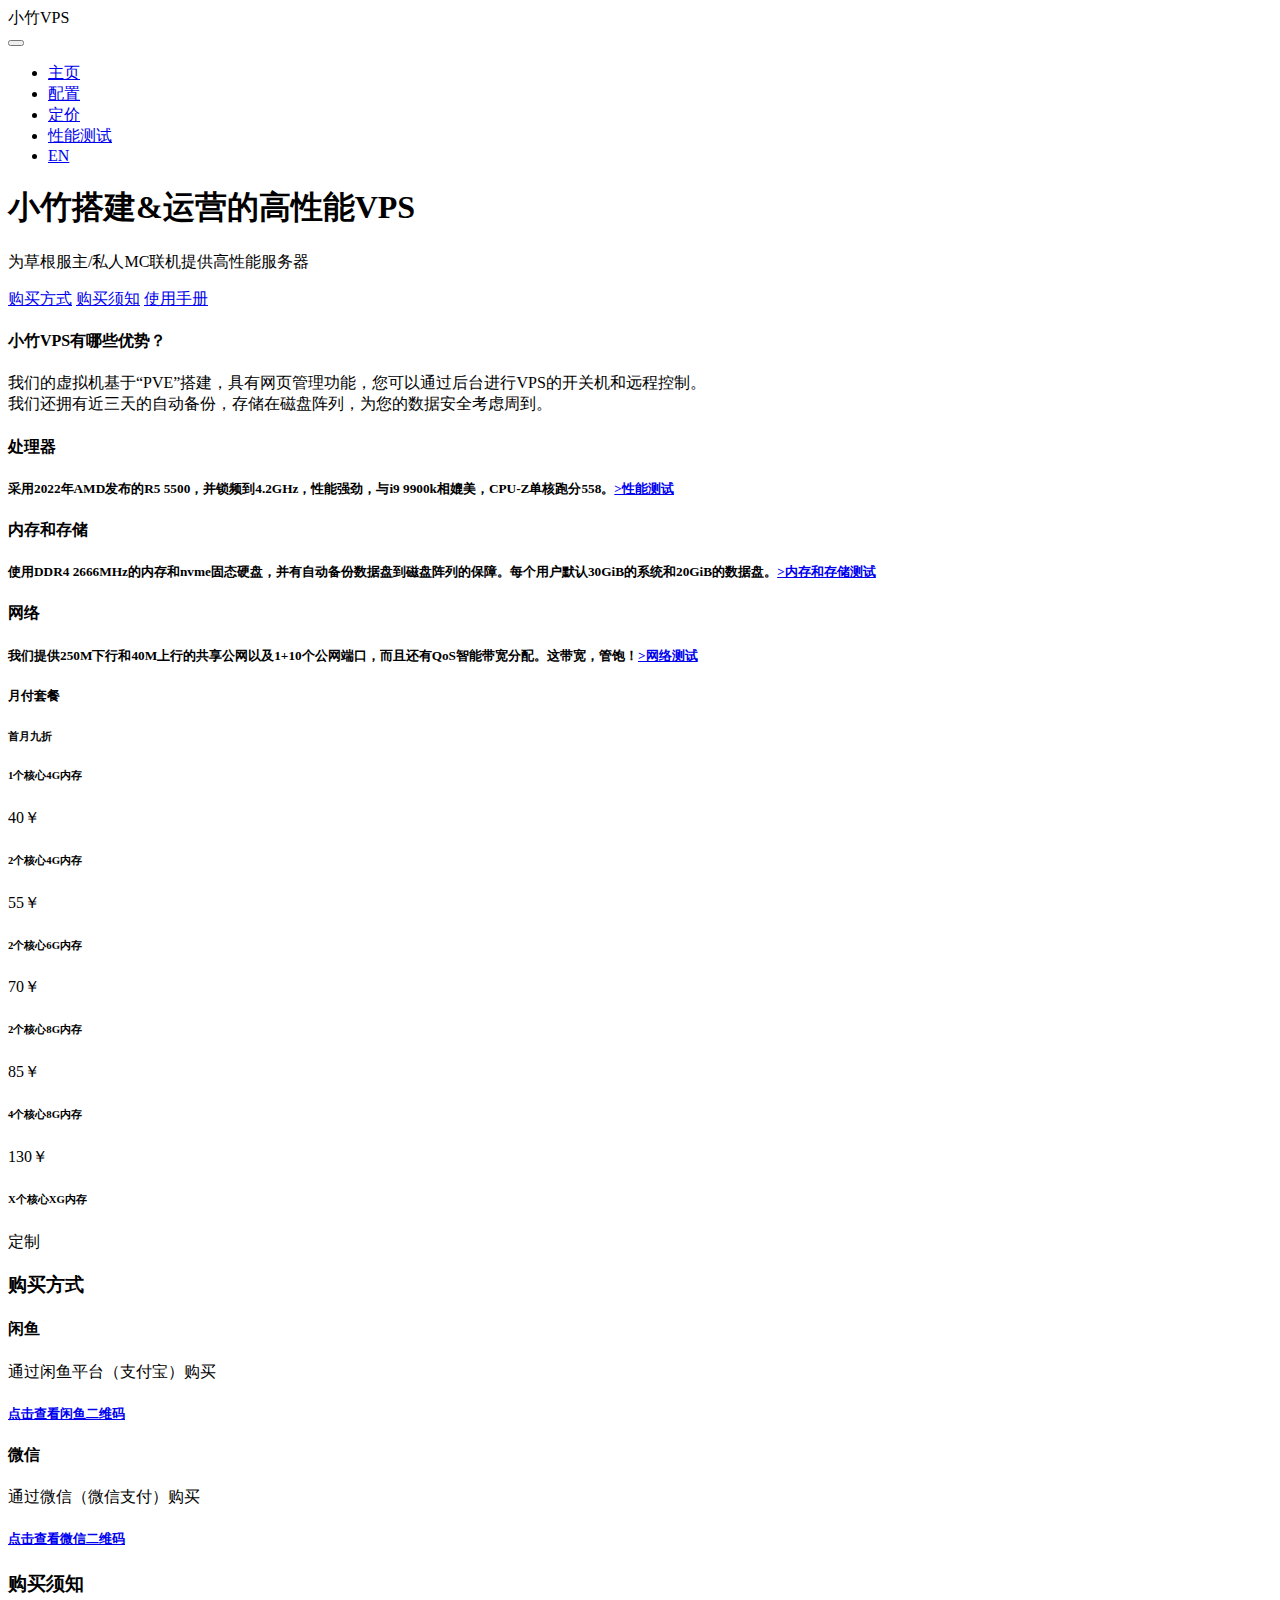
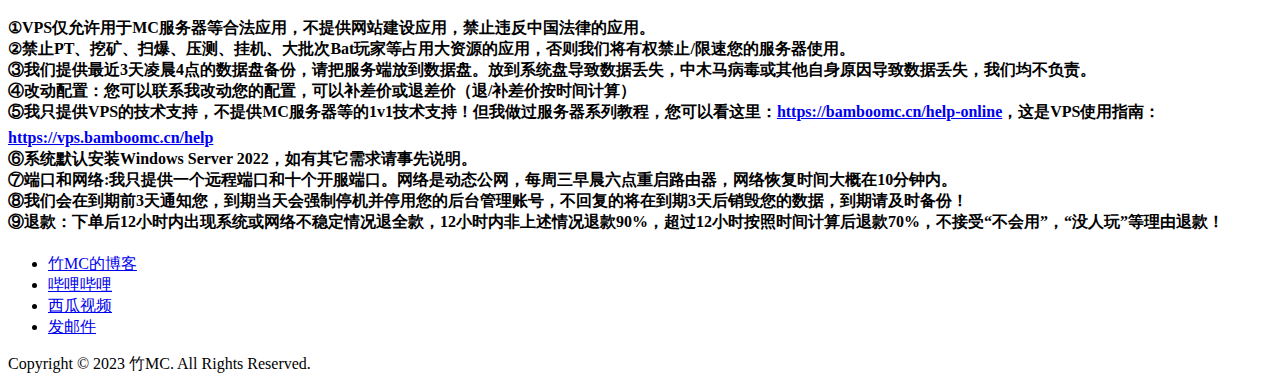
<file: index.html>
<!DOCTYPE html>
<html>
<head>

  <meta charset="UTF-8">
  <meta http-equiv="Access-Control-Allow-Origin" content="*" />
  <meta http-equiv="Cache-Control" content="max-age=7200" />
  <meta name="generator" content="Mobirise v5.6.13, mobirise.com">
  <meta name="twitter:card" content="summary_large_image"/>
  <meta name="twitter:image:src" content="">
  <meta property="og:image" content="">
  <meta name="twitter:title" content="小竹VPS - 为草根服主/私人MC联机提供高性能服务器">
  <meta name="viewport" content="width=device-width, initial-scale=1, minimum-scale=1">
  <meta name="description" content="为草根服主/私人MC联机提供高性能服务器">
  
  <title>小竹VPS - 为草根服主/私人MC联机提供高性能服务器</title>
  <link rel="stylesheet" href="https://bamboomc-1301294856.cos.ap-shanghai.myqcloud.com/myfiles/vps.bamboomc.cn/assets/web/assets/mobirise-icons2/mobirise2.css">
  <link rel="stylesheet" href="https://bamboomc-1301294856.cos.ap-shanghai.myqcloud.com/myfiles/vps.bamboomc.cn/assets/bootstrap/css/bootstrap.min.css">
  <link rel="stylesheet" href="https://bamboomc-1301294856.cos.ap-shanghai.myqcloud.com/myfiles/vps.bamboomc.cn/assets/bootstrap/css/bootstrap-grid.min.css">
  <link rel="stylesheet" href="https://bamboomc-1301294856.cos.ap-shanghai.myqcloud.com/myfiles/vps.bamboomc.cn/assets/bootstrap/css/bootstrap-reboot.min.css">
  <link rel="stylesheet" href="https://bamboomc-1301294856.cos.ap-shanghai.myqcloud.com/myfiles/vps.bamboomc.cn/assets/parallax/jarallax.css">
  <link rel="stylesheet" href="https://bamboomc-1301294856.cos.ap-shanghai.myqcloud.com/myfiles/vps.bamboomc.cn/assets/dropdown/css/style.css">
  <link rel="stylesheet" href="https://bamboomc-1301294856.cos.ap-shanghai.myqcloud.com/myfiles/vps.bamboomc.cn/assets/socicon/css/styles.css">
  <link rel="stylesheet" href="https://bamboomc-1301294856.cos.ap-shanghai.myqcloud.com/myfiles/vps.bamboomc.cn/assets/theme/css/style.css">
  <link rel="preload" href="https://fonts.geekzu.org/css?family=Jost:100,200,300,400,500,600,700,800,900,100i,200i,300i,400i,500i,600i,700i,800i,900i&display=swap" as="style" onload="this.onload=null;this.rel='stylesheet'">
  <noscript><link rel="stylesheet" href="https://fonts.geekzu.org/css?family=Jost:100,200,300,400,500,600,700,800,900,100i,200i,300i,400i,500i,600i,700i,800i,900i&display=swap"></noscript>
  <link rel="preload" as="style" href="https://bamboomc-1301294856.cos.ap-shanghai.myqcloud.com/myfiles/vps.bamboomc.cn/assets/mobirise/css/mbr-additional.css"><link rel="stylesheet" href="https://bamboomc-1301294856.cos.ap-shanghai.myqcloud.com/myfiles/vps.bamboomc.cn/assets/mobirise/css/mbr-additional.css" type="text/css">
  <link rel="icon" href="./favicon.ico">
  
</head>

<body>
  
  <section data-bs-version="5.1" class="menu menu3 cid-tlxhmIBylr" once="menu" id="menu3-m">
    
    <nav class="navbar navbar-dropdown navbar-expand-lg">
        <div class="container-fluid">
            <div class="navbar-brand">
                
                <span class="navbar-caption-wrap"><a class="navbar-caption text-black text-primary display-7">小竹VPS</a></span>
            </div>
            <button class="navbar-toggler" type="button" data-toggle="collapse" data-bs-toggle="collapse" data-target="#navbarSupportedContent" data-bs-target="#navbarSupportedContent" aria-controls="navbarNavAltMarkup" aria-expanded="false" aria-label="Toggle navigation">
                <div class="hamburger">
                    <span></span>
                    <span></span>
                    <span></span>
                    <span></span>
                </div>
            </button>
            <div class="collapse navbar-collapse" id="navbarSupportedContent">
                <ul class="navbar-nav nav-dropdown nav-right" data-app-modern-menu="true"><li class="nav-item"><a class="nav-link link text-black text-primary display-4" href="index.html#header1-n">主页</a></li>
                    <li class="nav-item"><a class="nav-link link text-black text-primary display-4" href="index.html#features13-o">配置</a></li>
                    <li class="nav-item"><a class="nav-link link text-black text-primary display-4" href="index.html#features8-q">定价</a></li>
                    <li class="nav-item"><a class="nav-link link text-black text-primary display-4" href="https://vps.bamboomc.cn/benchmark/">性能测试</a></li>
                    <li class="nav-item"><a class="nav-link link text-black text-primary display-4" href="https://vps.bamboomc.cn/en">EN</a>
					</li></ul>
                
            </div>
        </div>
    </nav>
</section>

<section data-bs-version="5.1" class="header1 cid-tlxhPw6acp mbr-fullscreen mbr-parallax-background" id="header1-n">

    <div class="mbr-overlay" style="opacity: 0.5; background-color: rgb(0, 0, 0);"></div>

    <div class="container">
        <div class="row">
            <div class="col-12 col-lg-5">
                <h1 class="mbr-section-title mbr-fonts-style mb-3 display-1"><strong>小竹搭建&amp;运营的</strong><strong>高性能VPS</strong></h1>
                
                <p class="mbr-text mbr-fonts-style display-7">为草根服主/私人MC联机提供高性能服务器</p>
                <div class="mbr-section-btn mt-3"><a class="btn btn-danger-outline display-4" href="index.html#contacts1-r">购买方式</a> <a class="btn btn-warning-outline display-4" href="index.html#content4-s">购买须知</a> <a class="btn btn-success-outline display-4" href="https://vps.bamboomc.cn/help" target="_blank">使用手册</a></div>
            </div>
        </div>
    </div>
</section>

<section data-bs-version="5.1" class="features12 cid-tlxm3736rY mbr-parallax-background" id="features13-o">

    <div class="mbr-overlay" style="opacity: 0.5; background-color: rgb(255, 255, 255);">
    </div>
    <div class="container">
        <div class="row justify-content-center">
            <div class="col-12 col-lg-6">
                <div class="card-wrapper">
                    <div class="card-box align-left">
                        <h4 class="card-title mbr-fonts-style mb-4 display-2"><strong>小竹VPS有哪些优势？</strong></h4>
                        <p class="mbr-text mbr-fonts-style mb-4 display-7">我们的虚拟机基于“PVE”搭建，具有网页管理功能，您可以通过后台进行VPS的开关机和远程控制。<br>我们还拥有近三天的自动备份，存储在磁盘阵列，为您的数据安全考虑周到。</p>
                        
                    </div>
                </div>
            </div>
            <div class="col-12 col-lg-6">
                <div class="item mbr-flex">
                    <div class="icon-box">
                        <span class="mbr-iconfont mobi-mbri-layers mobi-mbri"></span>
                    </div>
                    <div class="text-box">
                        <h4 class="icon-title mbr-black mbr-fonts-style display-7"><strong>处理器</strong></h4>
                        <h5 class="icon-text mbr-black mbr-fonts-style display-4">采用2022年AMD发布的R5 5500，并锁频到4.2GHz，性能强劲，与i9 9900k相媲美，CPU-Z单核跑分558。<a href="https://vps.bamboomc.cn/benchmark/index.html#slider6-19" class="text-primary"><strong>&gt;性能测试</strong></a></h5>
                    </div>
                </div>
                <div class="item mbr-flex">
                    <div class="icon-box">
                        <span class="mbr-iconfont mobi-mbri-database mobi-mbri"></span>
                    </div>
                    <div class="text-box">
                        <h4 class="icon-title mbr-black mbr-fonts-style display-7">
                            <strong>内存和存储</strong></h4>
                        <h5 class="icon-text mbr-black mbr-fonts-style display-4">使用DDR4 2666MHz的内存和nvme固态硬盘，并有自动备份数据盘到磁盘阵列的保障。每个用户默认30GiB的系统和20GiB的数据盘。<a href="https://vps.bamboomc.cn/benchmark/index.html#slider4-1j" class="text-primary"><strong>&gt;内存和存储测试</strong></a></h5>
                    </div>
                </div>
                <div class="item mbr-flex">
                    <div class="icon-box">
                        <span class="mbr-iconfont mobi-mbri-globe-2 mobi-mbri"></span>
                    </div>
                    <div class="text-box">
                        <h4 class="icon-title mbr-black mbr-fonts-style display-7">
                            <strong>网络</strong></h4>
                        <h5 class="icon-text mbr-black mbr-fonts-style display-4">我们提供250M下行和40M上行的共享公网以及1+10个公网端口，而且还有QoS智能带宽分配。这带宽，管饱！<a href="https://vps.bamboomc.cn/benchmark/index.html#slider4-1i" class="text-primary"><strong>&gt;网络测试</strong></a></h5>
                    </div>
                </div>
            </div>
        </div>
    </div>
</section>

<section data-bs-version="5.1" class="features7 cid-tlxsqrtE0k" id="features8-q">
 
    <div class="container">
        <div class="row">
            <div class="title col-12">
                <h5 class="mbr-section-title mbr-fonts-style mb-3 display-2"><strong>月付套餐</strong></h5>
                <h6 class="mbr-section-subtitle mbr-fonts-style mb-4 display-7">
                    首月九折</h6>
            </div>
            <div class="card col-12 col-md-6">
                <div class="card-wrapper">
                    <div class="top-line">
                        <h6 class="card-title mbr-fonts-style display-5"><strong>1个核心4G内存</strong></h6>
                        <p class="mbr-text cost mbr-fonts-style display-5">40￥</p>
                    </div>
                    <div class="bottom-line">
                        
                    </div>
                </div>
            </div>
            <div class="card col-12 col-md-6">
                <div class="card-wrapper">
                    <div class="top-line">
                        <h6 class="card-title mbr-fonts-style display-5"><strong>2个核心4G内存</strong></h6>
                        <p class="mbr-text cost mbr-fonts-style display-5">55￥</p>
                    </div>
                    <div class="bottom-line">
                        
                    </div>
                </div>
            </div>
            <div class="card col-12 col-md-6">
                <div class="card-wrapper">
                    <div class="top-line">
                        <h6 class="card-title mbr-fonts-style display-5">
                            <strong>2个核心6G内存</strong></h6>
                        <p class="mbr-text cost mbr-fonts-style display-5">70￥</p>
                    </div>
                    <div class="bottom-line">
                        
                    </div>
                </div>
            </div>
            <div class="card col-12 col-md-6">
                <div class="card-wrapper">
                    <div class="top-line">
                        <h6 class="card-title mbr-fonts-style display-5">
                            <strong>2个核心8G内存</strong></h6>
                        <p class="mbr-text cost mbr-fonts-style display-5">85￥</p>
                    </div>
                    <div class="bottom-line">
                        
                    </div>
                </div>
            </div>
            <div class="card col-12 col-md-6">
                <div class="card-wrapper">
                    <div class="top-line">
                        <h6 class="card-title mbr-fonts-style display-5">
                            <strong>4个核心8G内存</strong></h6>
                        <p class="mbr-text cost mbr-fonts-style display-5">130￥</p>
                    </div>
                    <div class="bottom-line">
                        
                    </div>
                </div>
            </div>
            <div class="card col-12 col-md-6">
                <div class="card-wrapper">
                    <div class="top-line">
                        <h6 class="card-title mbr-fonts-style display-5"><strong>X个核心XG内存</strong></h6>
                        <p class="mbr-text cost mbr-fonts-style display-5">定制</p>
                    </div>
                    <div class="bottom-line">
                        
                    </div>
                </div>
            </div>
              
        </div>
    </div>
</section>

<section data-bs-version="5.1" class="contacts1 cid-tlxxqzaBNH" id="contacts1-r">

    <div class="container">
        <div class="mbr-section-head">
            <h3 class="mbr-section-title mbr-fonts-style align-center mb-0 display-2">
                <strong>购买方式</strong></h3>
            
        </div>
        <div class="row justify-content-center mt-4">
            <div class="card col-12 col-lg-6">
                <div class="card-wrapper">
                    <div class="card-box align-center">
                        <div class="image-wrapper">
                            
                        </div>
                        <h4 class="card-title mbr-fonts-style mb-2 display-2">
                            <strong>闲鱼</strong></h4>
                        <p class="mbr-text mbr-fonts-style mb-2 display-4">
                            通过闲鱼平台（支付宝）购买</p>
                        <h5 class="link mbr-fonts-style display-7"><a href="https://vps.bamboomc.cn/xianyu" class="text-primary" target="_blank">点击查看闲鱼二维码</a></h5>
                    </div>
                </div>
            </div>
            <div class="card col-12 col-lg-6">
                <div class="card-wrapper">
                    <div class="card-box align-center">
                        <div class="image-wrapper">
                            
                        </div>
                        <h4 class="card-title mbr-fonts-style align-center mb-2 display-2">
                            <strong>微信</strong></h4>
                        <p class="mbr-text mbr-fonts-style mb-2 display-4">
                            通过微信（微信支付）购买</p>
                        <h5 class="link mbr-black mbr-fonts-style display-7">
                            <a href="https://vps.bamboomc.cn/wechat" class="text-primary" target="_blank">点击查看微信二维码</a>
                        </h5>
                    </div>
                </div>
            </div>
        </div>
    </div>
</section>

<section data-bs-version="5.1" class="content4 cid-tlxBe2Rd4Z" id="content4-s">
    
    <div class="container">
        <div class="row justify-content-center">
            <div class="title col-md-12 col-lg-10">
                <h3 class="mbr-section-title mbr-fonts-style align-center mb-4 display-2"><strong>购买须知</strong></h3>
                <h4 class="mbr-section-subtitle align-center mbr-fonts-style mb-4 display-7"><div>①VPS仅允许用于MC服务器等合法应用，不提供网站建设应用，<strong>禁止违反中国法律的应用</strong>。</div><div>②<strong>禁止</strong>PT、挖矿、扫爆、压测、挂机、大批次Bat玩家等<strong>占用大资源的应用</strong>，否则我们将有权禁止/限速您的服务器使用。</div><div>③我们<strong>提供最近3天凌晨4点的数据盘备份</strong>，请把服务端放到数据盘。放到系统盘导致数据丢失，中木马病毒或其他自身原因导致数据丢失，我们均不负责。</div><div>④改动配置：您可以联系我改动您的配置，可以<strong>补差价</strong>或<strong>退差价</strong>（退/补差价按时间计算）
</div><div>⑤我只提供VPS的技术支持，不提供MC服务器等的<strong>1v1</strong>技术支持！但我做过<strong>服务器系列教程</strong>，您可以看这里：<a href="https://bamboomc.cn/help-online" class="text-primary" target="_blank"><strong>https://bamboomc.cn/help-online</strong></a>，这是<strong>VPS使用指南</strong>：<a href="https://vps.bamboomc.cn/help" class="text-primary" target="_blank"><strong>https://vps.bamboomc.cn/help</strong></a><span style="font-size: 1.4rem;"></span></div><div>⑥系统默认安装Windows Server 2022，如有其它需求请事先说明。
</div><div>⑦端口和网络:我只提供一个远程端口和<strong>十个开服端口</strong>。网络是<strong>动态公网</strong>，每周三早晨六点重启路由器，网络恢复时间大概在10分钟内。</div><div>⑧我们会在到期前3天通知您，到期当天会<strong>强制停机</strong>并停用您的后台管理账号，不回复的将在<strong>到期3天后</strong>销毁您的数据，到期请及时备份！</div><div>⑨退款：下单后12小时内出现系统或网络不稳定情况<strong>退全款</strong>，12小时内非上述情况<strong>退款90%</strong>，超过12小时按照时间计算后<strong>退款70%</strong>，<strong>不接受“不会用”，“没人玩”等理由退款！</strong></div></h4>
                
            </div>
        </div>
    </div>
</section>

<section data-bs-version="5.1" class="footer3 cid-tlxC7h8dtU" once="footers" id="footer3-t">

    <div class="container">
        <div class="media-container-row align-center mbr-white">
            <div class="row row-links">
                <ul class="foot-menu">
                      
                <li class="foot-menu-item mbr-fonts-style display-7"><a href="https://bamboomc.cn" class="text-primary" target="_blank">竹MC的博客</a></li><li class="foot-menu-item mbr-fonts-style display-7"><a href="https://space.bilibili.com/98772619" class="text-primary" target="_blank">哔哩哔哩</a></li><li class="foot-menu-item mbr-fonts-style display-7"><a href="https://www.ixigua.com/home/81522776124" class="text-primary" target="_blank">西瓜视频</a></li><li class="foot-menu-item mbr-fonts-style display-7"><a href="mailto:xiaozhu@bamboomc.cn" class="text-primary">发邮件</a></li></ul>
            </div>
            
            <div class="row row-copirayt">
                <p class="mbr-text mb-0 mbr-fonts-style mbr-white align-center display-7">
                    Copyright © 2023 竹MC. All Rights Reserved.
                </p>
            </div>
        </div>
    </div>
</section>
<section class="display-7"><a href="https://mobiri.se/2895958" style="flex: 1 1;height: 4rem;position: absolute;width: 0%;z-index: 1;"></a><p style="margin: 0;text-align: center;" class="display-7"></p><a style="z-index:1" href="https://mobirise.com/website-maker.html"></a></section>
<script src="https://bamboomc-1301294856.cos.ap-shanghai.myqcloud.com/myfiles/vps.bamboomc.cn/assets/bootstrap/js/bootstrap.bundle.min.js"></script>
<script src="https://bamboomc-1301294856.cos.ap-shanghai.myqcloud.com/myfiles/vps.bamboomc.cn/assets/parallax/jarallax.js"></script>
<script src="https://bamboomc-1301294856.cos.ap-shanghai.myqcloud.com/myfiles/vps.bamboomc.cn/assets/smoothscroll/smooth-scroll.js"></script>
<script src="https://bamboomc-1301294856.cos.ap-shanghai.myqcloud.com/myfiles/vps.bamboomc.cn/assets/ytplayer/index.js"></script>
<script src="https://bamboomc-1301294856.cos.ap-shanghai.myqcloud.com/myfiles/vps.bamboomc.cn/assets/dropdown/js/navbar-dropdown.js"></script>
<script src="https://bamboomc-1301294856.cos.ap-shanghai.myqcloud.com/myfiles/vps.bamboomc.cn/assets/theme/js/script.js"></script>
  
<div id="scrollToTop" class="scrollToTop mbr-arrow-up"><a style="text-align: center;"><i class="mbr-arrow-up-icon mbr-arrow-up-icon-cm cm-icon cm-icon-smallarrow-up"></i></a></div>
</body>
</html>
</file>
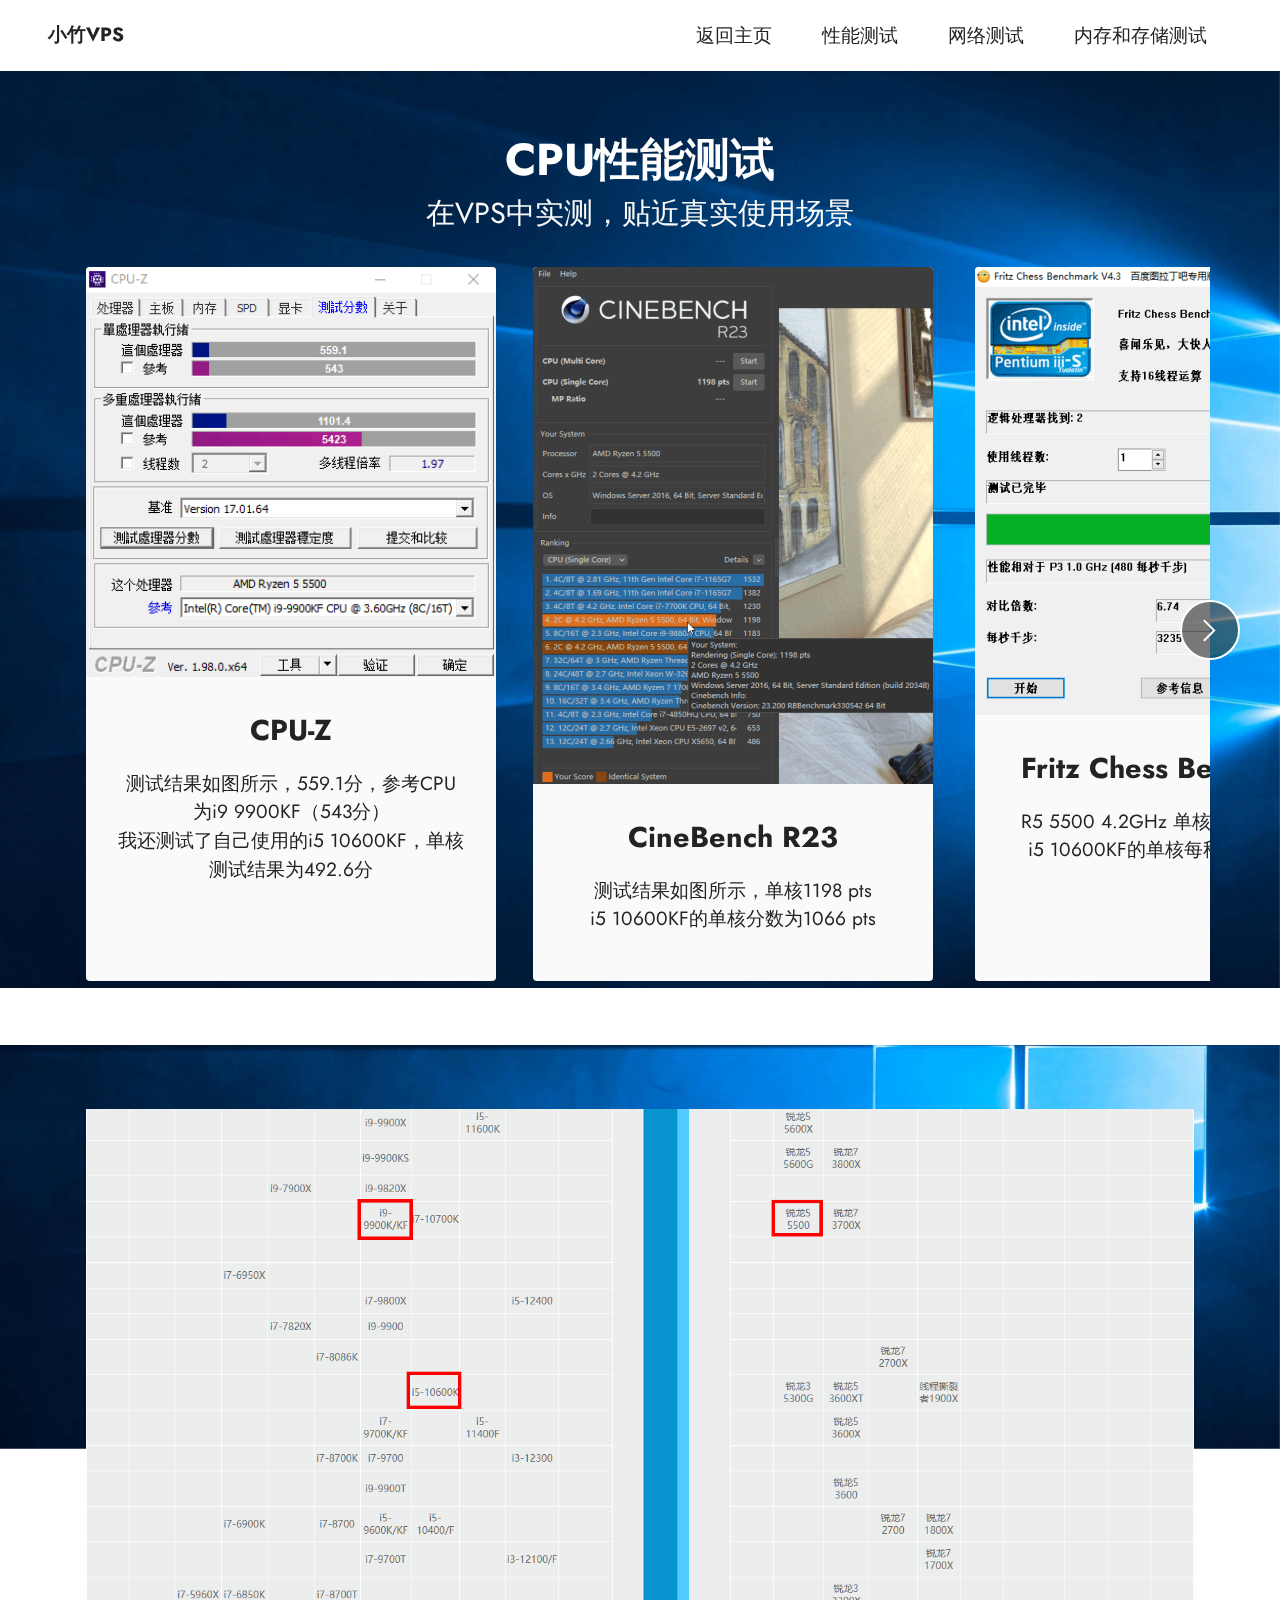
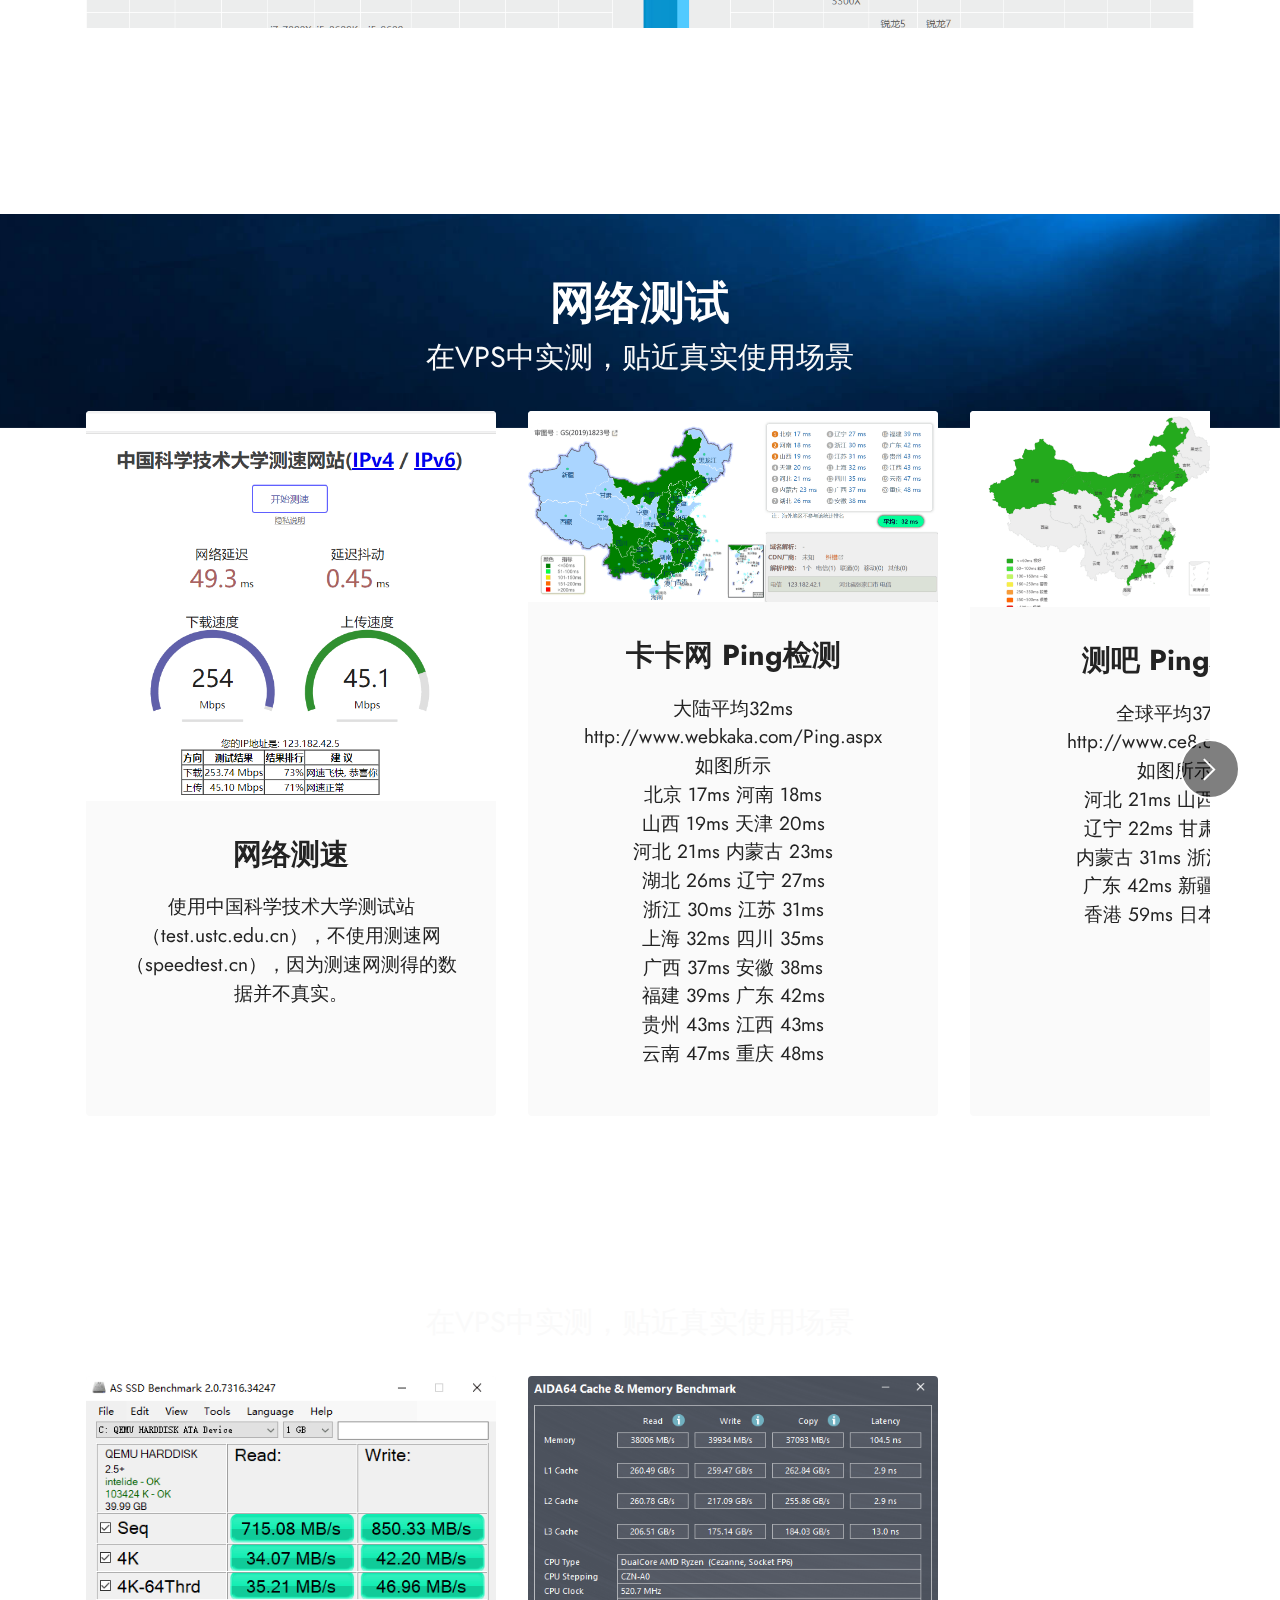
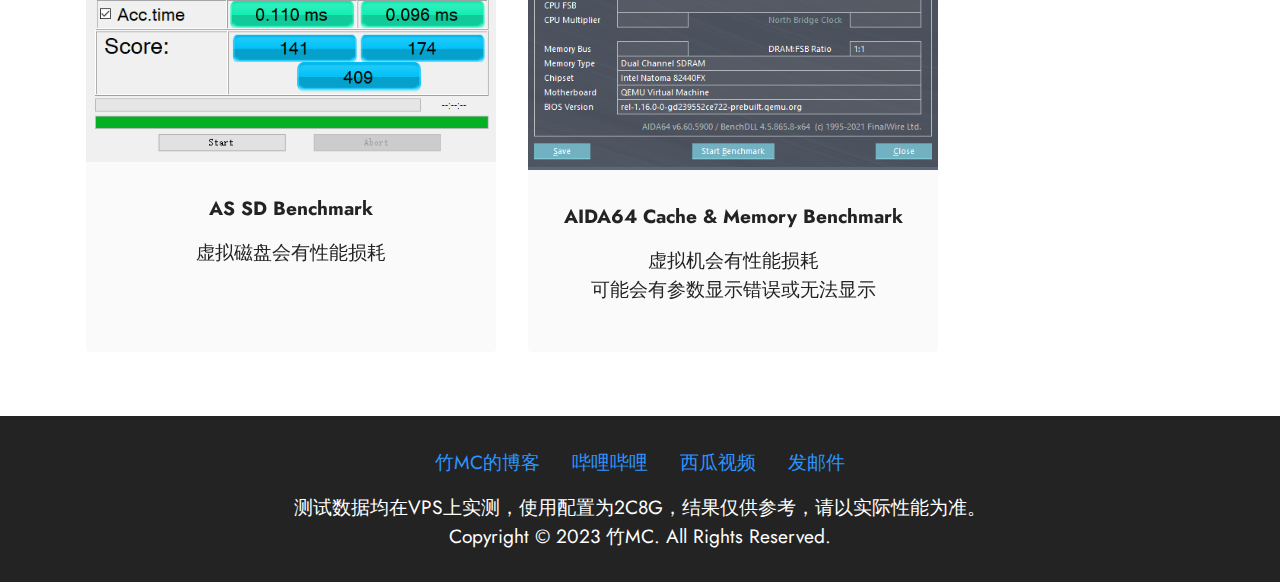
<file: benchmark/index.html>
<!DOCTYPE html>
<html>
<head>

  <meta charset="UTF-8">
  <meta http-equiv="Access-Control-Allow-Origin" content="*" />
  <meta http-equiv="Cache-Control" content="max-age=7200" />
  <meta name="generator" content="Mobirise v5.6.13, mobirise.com">
  <meta name="twitter:card" content="summary_large_image"/>
  <meta name="twitter:image:src" content="">
  <meta property="og:image" content="">
  <meta name="twitter:title" content="性能基准测试 - 小竹VPS">
  <meta name="viewport" content="width=device-width, initial-scale=1, minimum-scale=1">
  <meta name="description" content="性能基准测试 - 小竹VPS">
  
  
  <title>性能基准测试 - 小竹VPS</title>
  <link rel="stylesheet" href="assets/web/assets/mobirise-icons2/mobirise2.css">
  <link rel="stylesheet" href="assets/bootstrap/css/bootstrap.min.css">
  <link rel="stylesheet" href="assets/bootstrap/css/bootstrap-grid.min.css">
  <link rel="stylesheet" href="assets/bootstrap/css/bootstrap-reboot.min.css">
  <link rel="stylesheet" href="assets/parallax/jarallax.css">
  <link rel="stylesheet" href="assets/dropdown/css/style.css">
  <link rel="stylesheet" href="assets/socicon/css/styles.css">
  <link rel="stylesheet" href="assets/theme/css/style.css">
  <link rel="preload" href="https://fonts.geekzu.org/css?family=Jost:100,200,300,400,500,600,700,800,900,100i,200i,300i,400i,500i,600i,700i,800i,900i&display=swap" as="style" onload="this.onload=null;this.rel='stylesheet'">
  <noscript><link rel="stylesheet" href="https://fonts.geekzu.org/css?family=Jost:100,200,300,400,500,600,700,800,900,100i,200i,300i,400i,500i,600i,700i,800i,900i&display=swap"></noscript>
  <link rel="preload" as="style" href="assets/mobirise/css/mbr-additional.css"><link rel="stylesheet" href="assets/mobirise/css/mbr-additional.css" type="text/css">
  
  
  
  
</head>
<body>
  
  <section data-bs-version="5.1" class="menu menu3 cid-tlxhmIBylr" once="menu" id="menu3-m">
    
    <nav class="navbar navbar-dropdown navbar-expand-lg">
        <div class="container-fluid">
            <div class="navbar-brand">
                
                <span class="navbar-caption-wrap"><a class="navbar-caption text-black text-primary display-7">小竹VPS</a></span>
            </div>
            <button class="navbar-toggler" type="button" data-toggle="collapse" data-bs-toggle="collapse" data-target="#navbarSupportedContent" data-bs-target="#navbarSupportedContent" aria-controls="navbarNavAltMarkup" aria-expanded="false" aria-label="Toggle navigation">
                <div class="hamburger">
                    <span></span>
                    <span></span>
                    <span></span>
                    <span></span>
                </div>
            </button>
            <div class="collapse navbar-collapse" id="navbarSupportedContent">
                <ul class="navbar-nav nav-dropdown nav-right" data-app-modern-menu="true"><li class="nav-item"><a class="nav-link link text-black text-primary display-4" href="https://vps.bamboomc.cn/">返回主页</a></li>
                    <li class="nav-item"><a class="nav-link link text-black text-primary display-4" href="index.html#slider6-19">性能测试</a>
                    </li><li class="nav-item"><a class="nav-link link text-black text-primary display-4" href="index.html#slider4-1i">网络测试</a></li><li class="nav-item"><a class="nav-link link text-black text-primary display-4" href="index.html#slider4-1j">内存和存储测试</a></li></ul>
                
                
            </div>
        </div>
    </nav>
</section>

<section data-bs-version="5.1" class="slider6 mbr-embla cid-tmE1uYaJJu mbr-parallax-background" id="slider6-19">
    
    
    <div class="position-relative">
        <div class="mbr-section-head">
            <h4 class="mbr-section-title mbr-fonts-style align-center mb-0 display-2"><strong>CPU性能测试</strong></h4>
            <h5 class="mbr-section-subtitle mbr-fonts-style align-center mb-0 mt-2 display-5">在VPS中实测，贴近真实使用场景</h5>
        </div>
        <div class="embla mt-4" data-skip-snaps="true" data-align="center" data-contain-scroll="trimSnaps" data-auto-play-interval="5" data-draggable="true">
            <div class="embla__viewport container">
                <div class="embla__container">
                    
                    
                    <div class="embla__slide slider-image item active" style="margin-left: 1rem; margin-right: 1rem;">
                        <div class="slide-content">
                            <div class="item-wrapper">
                                <div class="item-img">
                                    <img src="assets/images/cpu-z-r5-5500-400x400.png" alt="CPU-Z R5 5500" title="" data-slide-to="0" data-bs-slide-to="0">
                                </div>
                            </div>
                            <div class="item-content">
                                <h5 class="item-title mbr-fonts-style display-5"><strong>CPU-Z</strong></h5>
                                
                                <p class="mbr-text mbr-fonts-style mt-3 display-7">测试结果如图所示，559.1分，参考CPU为i9 9900KF（543分）<br>我还测试了自己使用的i5 10600KF，单核测试结果为492.6分</p>
                            </div>
                            
                        </div>
                    </div><div class="embla__slide slider-image item active" style="margin-left: 1rem; margin-right: 1rem;">
                        <div class="slide-content">
                            <div class="item-wrapper">
                                <div class="item-img">
                                    <img src="assets/images/cinebenchr23-400x517.png" alt="CineBenchR23" title="" data-slide-to="1" data-bs-slide-to="1">
                                </div>
                            </div>
                            <div class="item-content">
                                <h5 class="item-title mbr-fonts-style display-5"><strong>CineBench R23</strong></h5>
                                
                                <p class="mbr-text mbr-fonts-style mt-3 display-7">测试结果如图所示，单核1198 pts<br>i5 10600KF的单核分数为1066 pts</p>
                            </div>
                            
                        </div>
                    </div><div class="embla__slide slider-image item active" style="margin-left: 1rem; margin-right: 1rem;">
                        <div class="slide-content">
                            <div class="item-wrapper">
                                <div class="item-img">
                                    <img src="assets/images/chessbenchmark-400x448.png" alt="ChessBenchmark" title="" data-slide-to="2" data-bs-slide-to="2">
                                </div>
                            </div>
                            <div class="item-content">
                                <h5 class="item-title mbr-fonts-style display-5"><strong>Fritz Chess Benchmark</strong></h5>
                                
                                <p class="mbr-text mbr-fonts-style mt-3 display-7">R5 5500 4.2GHz 单核每秒千步3235<br>i5 10600KF的单核每秒千步为3084</p>
                            </div>
                            
                        </div>
                    </div>
                    
                </div>
            </div>
            <button class="embla__button embla__button--prev">
                <span class="mobi-mbri mobi-mbri-arrow-prev mbr-iconfont" aria-hidden="true"></span>
                <span class="sr-only visually-hidden visually-hidden">Previous</span>
            </button>
            <button class="embla__button embla__button--next">
                <span class="mobi-mbri mobi-mbri-arrow-next mbr-iconfont" aria-hidden="true"></span>
                <span class="sr-only visually-hidden visually-hidden">Next</span>
            </button>
        </div>
    </div>
</section>

<section data-bs-version="5.1" class="image3 cid-tmEalAWHrV mbr-parallax-background" id="image3-1c">
    

    
    

    <div class="container">
        <div class="row justify-content-center">
            <div class="col-12 col-lg-12">
                <div class="image-wrapper">
                    <img src="assets/images/cpu-1600x749.png" alt="CPU天梯图">
                    <p class="mbr-description mbr-fonts-style mt-2 align-center display-2"><strong>
                        </strong><br><strong>CPU部分天梯图</strong></p>
                </div>
            </div>
        </div>
    </div>
</section>

<section data-bs-version="5.1" class="slider4 mbr-embla cid-tmEr52gWB1 mbr-parallax-background" id="slider4-1i">
    
    
    <div class="position-relative text-center">
        <div class="mbr-section-head">
            <h4 class="mbr-section-title mbr-fonts-style align-center mb-0 display-2">
                <strong>网络测试</strong></h4>
            <h5 class="mbr-section-subtitle mbr-fonts-style align-center mb-0 mt-2 display-5">在VPS中实测，贴近真实使用场景</h5>
        </div>
        <div class="embla mt-4" data-skip-snaps="true" data-align="center" data-contain-scroll="trimSnaps" data-auto-play-interval="8" data-draggable="true">
            <div class="embla__viewport container">
                <div class="embla__container">
                    
                    
                    <div class="embla__slide slider-image item active" style="margin-left: 1rem; margin-right: 1rem;">
                        <div class="slide-content">
                            <div class="item-wrapper">
                                <div class="item-img">
                                    <img src="assets/images/-690x657.png" alt="网络测速">
                                </div>
                            </div>
                            <div class="item-content">
                                <h5 class="item-title mbr-fonts-style display-5"><strong>网络测速</strong></h5>
                                
                                <p class="mbr-text mbr-fonts-style mt-3 display-7">使用中国科学技术大学测试站（test.ustc.edu.cn），不使用测速网（speedtest.cn），因为测速网测得的数据并不真实。<br></p>
                            </div>
                            
                        </div>
                    </div><div class="embla__slide slider-image item" style="margin-left: 1rem; margin-right: 1rem;">
                        <div class="slide-content">
                            <div class="item-wrapper">
                                <div class="item-img">
                                    <img src="assets/images/-816x381.png" alt="卡卡网" data-slide-to="1" data-bs-slide-to="2">
                                </div>
                            </div>
                            <div class="item-content">
                                <h5 class="item-title mbr-fonts-style display-5"><strong>卡卡网 Ping检测</strong></h5>
                                
                                <p class="mbr-text mbr-fonts-style mt-3 display-7">大陆平均32ms<br>http://www.webkaka.com/Ping.aspx
<br>如图所示
<br>北京 17ms  河南 18ms<br>山西 19ms  天津 20ms<br>河北 21ms  内蒙古 23ms
<br>湖北 26ms  辽宁 27ms<br>浙江 30ms  江苏 31ms<br>上海 32ms  四川 35ms
<br>广西 37ms  安徽 38ms<br>福建 39ms  广东 42ms<br>贵州 43ms  江西 43ms
<br>云南 47ms  重庆 48ms<br></p>
                            </div>
                            
                        </div>
                    </div><div class="embla__slide slider-image item" style="margin-left: 1rem; margin-right: 1rem;">
                        <div class="slide-content">
                            <div class="item-wrapper">
                                <div class="item-img">
                                    <img src="assets/images/-816x391.png" alt="测吧" data-slide-to="2" data-bs-slide-to="3">
                                </div>
                            </div>
                            <div class="item-content">
                                <h5 class="item-title mbr-fonts-style display-5"><strong>测吧 Ping检测</strong></h5>
                                
                                <p class="mbr-text mbr-fonts-style mt-3 display-7">全球平均37ms
<br>http://www.ce8.com/ping
<br>如图所示
<br>河北 21ms  山西 22ms
<br>辽宁 22ms  甘肃 28ms
<br>内蒙古 31ms  浙江 36ms
<br>广东 42ms  新疆 55ms
<br>香港 59ms  日本 75ms<br></p>
                            </div>
                            
                        </div>
                    </div>
                    
                </div>
            </div>
            <button class="embla__button embla__button--prev">
                <span class="mobi-mbri mobi-mbri-arrow-prev mbr-iconfont" aria-hidden="true"></span>
                <span class="sr-only visually-hidden visually-hidden">Previous</span>
            </button>
            <button class="embla__button embla__button--next">
                <span class="mobi-mbri mobi-mbri-arrow-next mbr-iconfont" aria-hidden="true"></span>
                <span class="sr-only visually-hidden visually-hidden">Next</span>
            </button>
        </div>
    </div>
</section>

<section data-bs-version="5.1" class="slider4 mbr-embla cid-tmEsmIUVbP mbr-parallax-background" id="slider4-1j">
    
    
    <div class="position-relative text-center">
        <div class="mbr-section-head">
            <h4 class="mbr-section-title mbr-fonts-style align-center mb-0 display-2">
                <strong>内存和存储测试</strong></h4>
            <h5 class="mbr-section-subtitle mbr-fonts-style align-center mb-0 mt-2 display-5">在VPS中实测，贴近真实使用场景</h5>
        </div>
        <div class="embla mt-4" data-skip-snaps="true" data-align="center" data-contain-scroll="trimSnaps" data-auto-play-interval="5" data-draggable="true">
            <div class="embla__viewport container">
                <div class="embla__container">
                    <div class="embla__slide slider-image item" style="margin-left: 1rem; margin-right: 1rem;">
                        <div class="slide-content">
                            <div class="item-wrapper">
                                <div class="item-img">
                                    <img src="assets/images/as-sd-benchmark-497x467.png" alt="AS SD Benchmark">
                                </div>
                            </div>
                            <div class="item-content">
                                <h5 class="item-title mbr-fonts-style display-7"><strong>AS SD Benchmark</strong></h5>
                                
                                <p class="mbr-text mbr-fonts-style mt-3 display-7">虚拟磁盘会有性能损耗</p>
                            </div>
                            
                        </div>
                    </div>
                    <div class="embla__slide slider-image item" style="margin-left: 1rem; margin-right: 1rem;">
                        <div class="slide-content">
                            <div class="item-wrapper">
                                <div class="item-img">
                                    <img src="assets/images/aida64-539x517.png" alt="Aida64">
                                </div>
                            </div>
                            <div class="item-content">
                                <h5 class="item-title mbr-fonts-style display-7"><strong>AIDA64 Cache &amp; Memory Benchmark</strong></h5>
                                
                                <p class="mbr-text mbr-fonts-style mt-3 display-7">虚拟机会有性能损耗
<br>可能会有参数显示错误或无法显示</p>
                            </div>
                            
                        </div>
                    </div>
                    
                    
                </div>
            </div>
            <button class="embla__button embla__button--prev">
                <span class="mobi-mbri mobi-mbri-arrow-prev mbr-iconfont" aria-hidden="true"></span>
                <span class="sr-only visually-hidden visually-hidden">Previous</span>
            </button>
            <button class="embla__button embla__button--next">
                <span class="mobi-mbri mobi-mbri-arrow-next mbr-iconfont" aria-hidden="true"></span>
                <span class="sr-only visually-hidden visually-hidden">Next</span>
            </button>
        </div>
    </div>
</section>

<section data-bs-version="5.1" class="footer3 cid-tlxC7h8dtU" once="footers" id="footer3-t">

    

    

    <div class="container">
        <div class="media-container-row align-center mbr-white">
            <div class="row row-links">
                <ul class="foot-menu">
                    
                    
                    
                    
                    
                <li class="foot-menu-item mbr-fonts-style display-7"><a href="https://bamboomc.cn" class="text-primary" target="_blank">竹MC的博客</a></li><li class="foot-menu-item mbr-fonts-style display-7"><a href="https://space.bilibili.com/98772619" class="text-primary" target="_blank">哔哩哔哩</a></li><li class="foot-menu-item mbr-fonts-style display-7"><a href="https://www.ixigua.com/home/81522776124" class="text-primary" target="_blank">西瓜视频</a></li><li class="foot-menu-item mbr-fonts-style display-7"><a href="mailto:xiaozhu@bamboomc.cn" class="text-primary">发邮件</a></li></ul>
            </div>
            
            <div class="row row-copirayt">
                <p class="mbr-text mb-0 mbr-fonts-style mbr-white align-center display-7">测试数据均在VPS上实测，使用配置为2C8G，结果仅供参考，请以实际性能为准。<br>Copyright © 2023 竹MC. All Rights Reserved.
                </p>
            </div>
        </div>
    </div>
</section>
<section class="display-7"><a href="https://mobiri.se/2895958" style="flex: 1 1;height: 4rem;position: absolute;width: 0%;z-index: 1;"></a><a style="z-index:1" href="https://mobirise.com/offline-website-builder.html"></a></section>
<script src="assets/bootstrap/js/bootstrap.bundle.min.js"></script>
<script src="assets/parallax/jarallax.js"></script>
<script src="assets/smoothscroll/smooth-scroll.js"></script>
<script src="assets/ytplayer/index.js"></script>
<script src="assets/dropdown/js/navbar-dropdown.js"></script>
<script src="assets/embla/embla.min.js"></script>
<script src="assets/embla/script.js"></script>
<script src="assets/theme/js/script.js"></script>

<div id="scrollToTop" class="scrollToTop mbr-arrow-up"><a style="text-align: center;"><i class="mbr-arrow-up-icon mbr-arrow-up-icon-cm cm-icon cm-icon-smallarrow-up"></i></a></div>
</body>
</html>
</file>
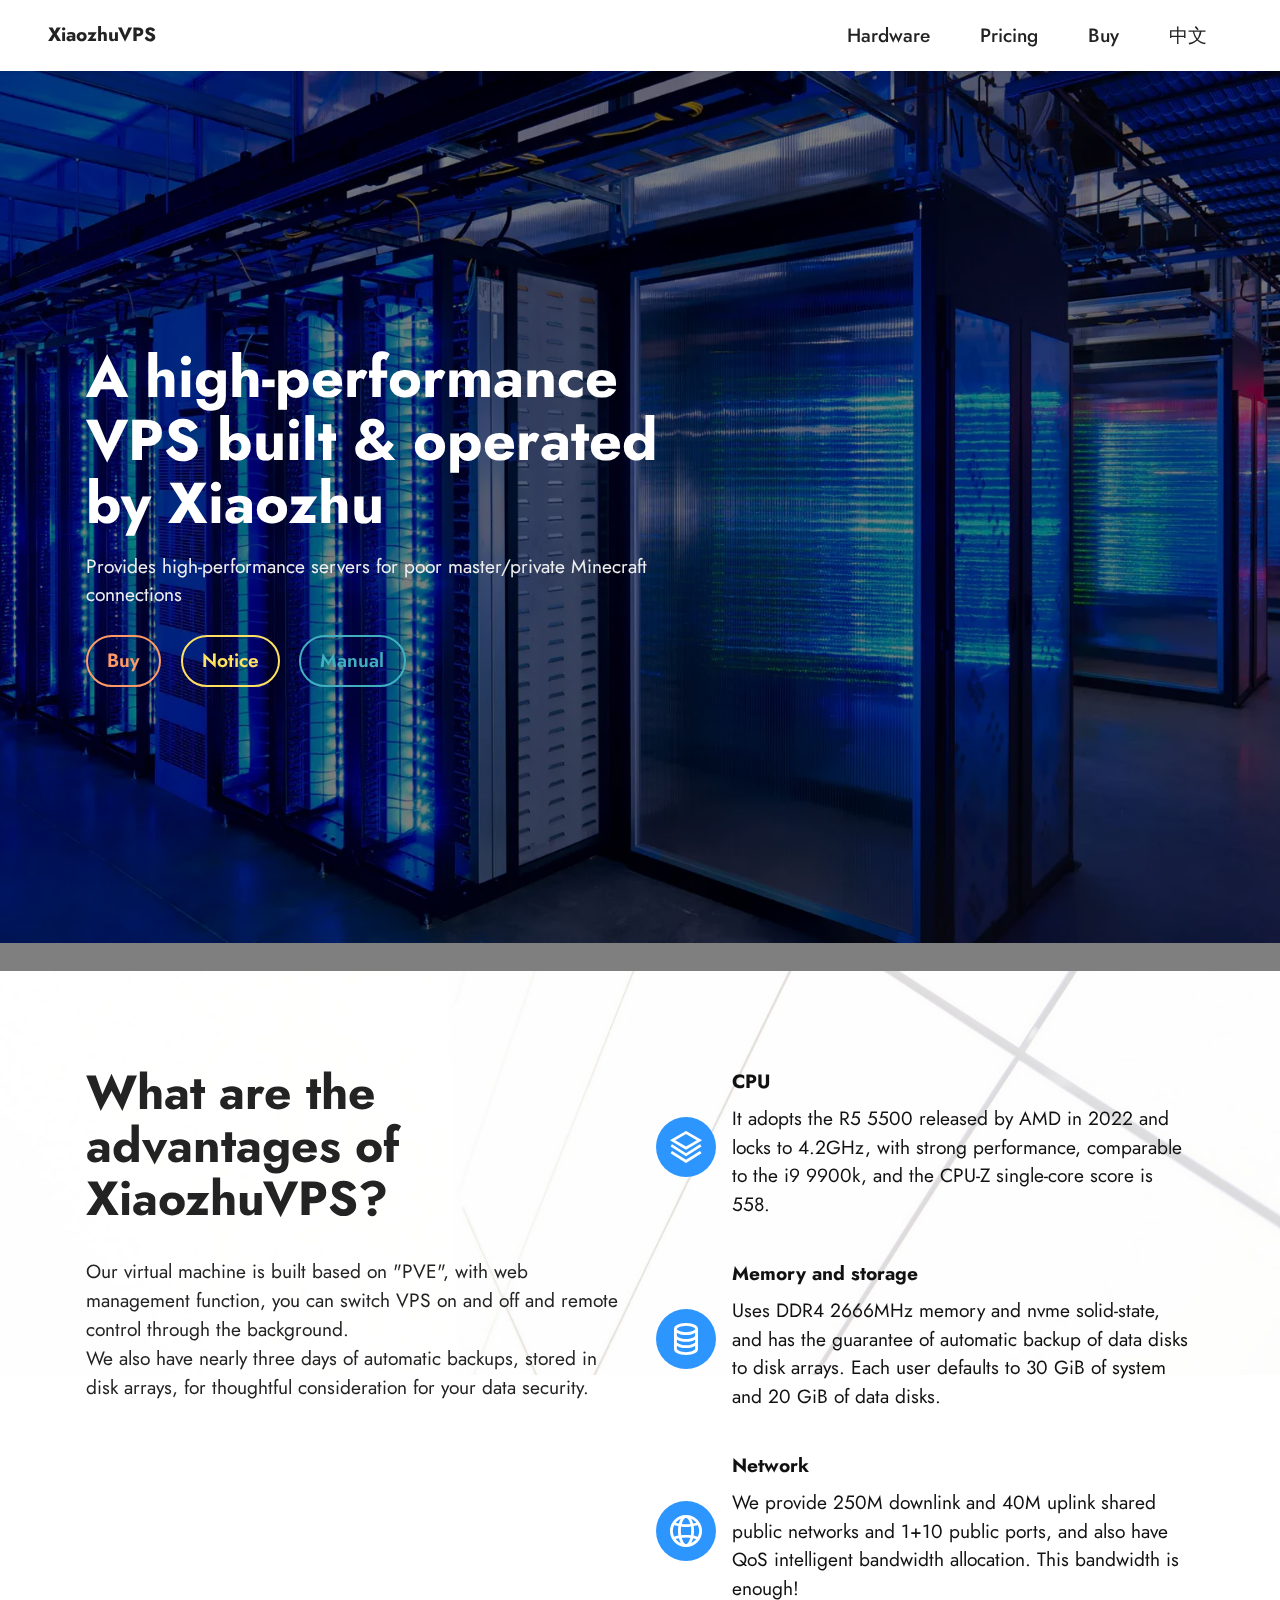
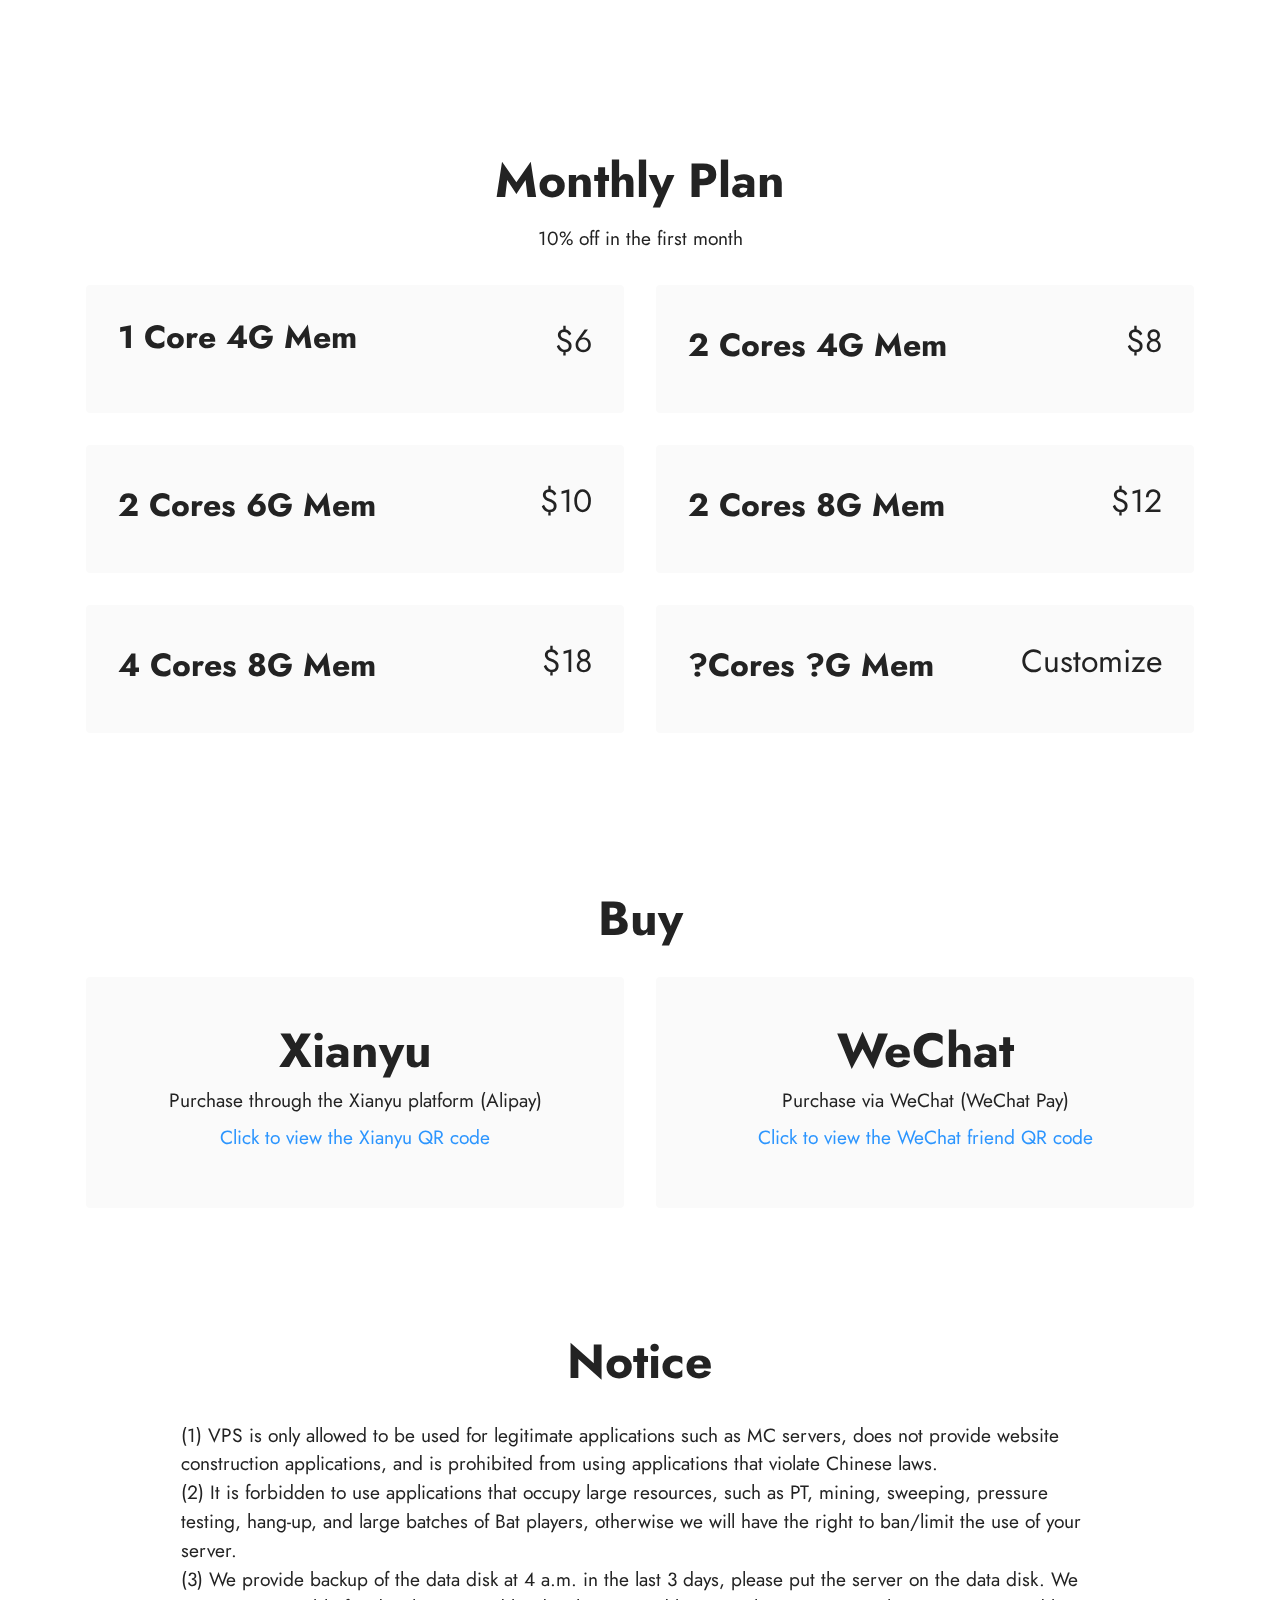
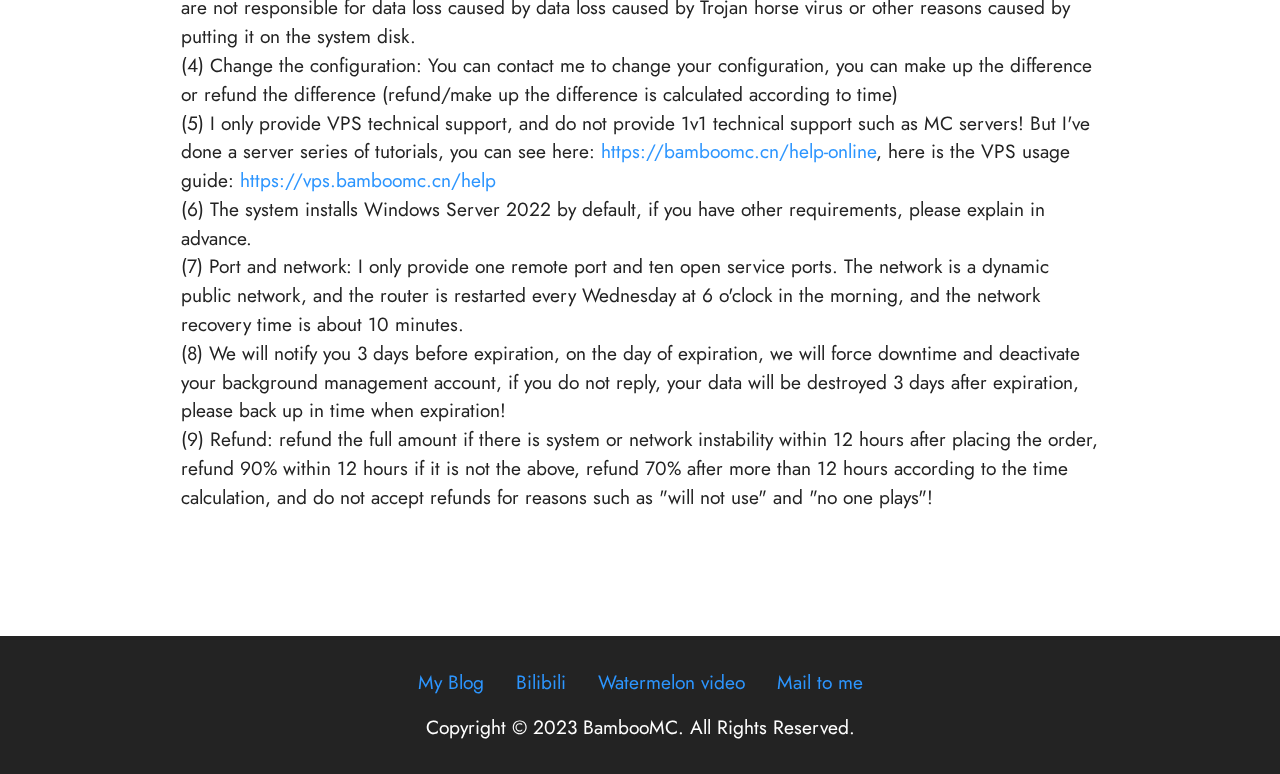
<file: en/index.html>
<!DOCTYPE html>
<html>
<head>

  <meta charset="UTF-8">
  <meta http-equiv="Access-Control-Allow-Origin" content="*" />
  <meta http-equiv="Cache-Control" content="max-age=7200" />
  <meta name="generator" content="Mobirise v5.6.13, mobirise.com">
  <meta name="twitter:card" content="summary_large_image"/>
  <meta name="twitter:image:src" content="">
  <meta property="og:image" content="">
  <meta name="twitter:title" content="XiaozhuVPS - Provides high-performance servers for poor master/private Minecraft connections">
  <meta name="viewport" content="width=device-width, initial-scale=1, minimum-scale=1">
  <meta name="description" content="Provides high-performance servers for poor master/private Minecraft connections">
  
  
  <title>XiaozhuVPS - Provides high-performance servers for poor master/private Minecraft connections</title>
  <link rel="stylesheet" href="assets/web/assets/mobirise-icons2/mobirise2.css">
  <link rel="stylesheet" href="assets/bootstrap/css/bootstrap.min.css">
  <link rel="stylesheet" href="assets/bootstrap/css/bootstrap-grid.min.css">
  <link rel="stylesheet" href="assets/bootstrap/css/bootstrap-reboot.min.css">
  <link rel="stylesheet" href="assets/parallax/jarallax.css">
  <link rel="stylesheet" href="assets/dropdown/css/style.css">
  <link rel="stylesheet" href="assets/socicon/css/styles.css">
  <link rel="stylesheet" href="assets/theme/css/style.css">
  <link rel="preload" href="https://fonts.googleapis.com/css?family=Jost:100,200,300,400,500,600,700,800,900,100i,200i,300i,400i,500i,600i,700i,800i,900i&display=swap" as="style" onload="this.onload=null;this.rel='stylesheet'">
  <noscript><link rel="stylesheet" href="https://fonts.googleapis.com/css?family=Jost:100,200,300,400,500,600,700,800,900,100i,200i,300i,400i,500i,600i,700i,800i,900i&display=swap"></noscript>
  <link rel="preload" as="style" href="assets/mobirise/css/mbr-additional.css"><link rel="stylesheet" href="assets/mobirise/css/mbr-additional.css" type="text/css">
  <link rel="icon" href="./favicon.ico">
  
  
  
</head>
<body>
  
  <section data-bs-version="5.1" class="menu menu3 cid-tlCbROYf8y" once="menu" id="menu3-11">
    
    <nav class="navbar navbar-dropdown navbar-expand-lg">
        <div class="container-fluid">
            <div class="navbar-brand">
                
                <span class="navbar-caption-wrap"><a class="navbar-caption text-black text-primary display-7">XiaozhuVPS</a></span>
            </div>
            <button class="navbar-toggler" type="button" data-toggle="collapse" data-bs-toggle="collapse" data-target="#navbarSupportedContent" data-bs-target="#navbarSupportedContent" aria-controls="navbarNavAltMarkup" aria-expanded="false" aria-label="Toggle navigation">
                <div class="hamburger">
                    <span></span>
                    <span></span>
                    <span></span>
                    <span></span>
                </div>
            </button>
            <div class="collapse navbar-collapse" id="navbarSupportedContent">
                <ul class="navbar-nav nav-dropdown nav-right" data-app-modern-menu="true"><li class="nav-item"><a class="nav-link link text-black text-primary display-4" href="index.html#features13-13">Hardware</a></li>
                    <li class="nav-item"><a class="nav-link link text-black text-primary display-4" href="index.html#features8-14">Pricing</a>
                    </li><li class="nav-item"><a class="nav-link link text-black text-primary display-4" href="index.html#contacts1-15">Buy</a></li><li class="nav-item"><a class="nav-link link text-black text-primary display-4" href="https://vps.bamboomc.cn">中文</a></li></ul>
                
                
            </div>
        </div>
    </nav>
</section>

<section data-bs-version="5.1" class="header1 cid-tlCbRPwIKO mbr-fullscreen mbr-parallax-background" id="header1-12">

    

    
    <div class="mbr-overlay" style="opacity: 0.5; background-color: rgb(0, 0, 0);"></div>

    <div class="container">
        <div class="row">
            <div class="col-12 col-lg-7">
                <h1 class="mbr-section-title mbr-fonts-style mb-3 display-1"><strong>A high-performance VPS built &amp; operated by Xiaozhu</strong></h1>
                
                <p class="mbr-text mbr-fonts-style display-7">Provides high-performance servers for poor master/private Minecraft connections</p>
                <div class="mbr-section-btn mt-3"><a class="btn btn-danger-outline display-4" href="index.html#contacts1-15">Buy</a> <a class="btn btn-warning-outline display-4" href="index.html#content4-16">Notice</a> <a class="btn btn-success-outline display-4" href="https://vps.bamboomc.cn/help" target="_blank">Manual</a></div>
            </div>
        </div>
    </div>
</section>

<section data-bs-version="5.1" class="features12 cid-tlCbRPTIu3 mbr-parallax-background" id="features13-13">

    

    
    <div class="mbr-overlay" style="opacity: 0.5; background-color: rgb(255, 255, 255);">
    </div>
    <div class="container">
        <div class="row justify-content-center">
            <div class="col-12 col-lg-6">
                <div class="card-wrapper">
                    <div class="card-box align-left">
                        <h4 class="card-title mbr-fonts-style mb-4 display-2"><strong>What are the advantages of XiaozhuVPS?</strong></h4>
                        <p class="mbr-text mbr-fonts-style mb-4 display-7">Our virtual machine is built based on "PVE", with web management function, you can switch VPS on and off and remote control through the background.
<br>We also have nearly three days of automatic backups, stored in disk arrays, for thoughtful consideration for your data security.</p>
                        
                    </div>
                </div>
            </div>
            <div class="col-12 col-lg-6">
                <div class="item mbr-flex">
                    <div class="icon-box">
                        <span class="mbr-iconfont mobi-mbri-layers mobi-mbri"></span>
                    </div>
                    <div class="text-box">
                        <h4 class="icon-title mbr-black mbr-fonts-style display-7"><strong>CPU</strong></h4>
                        <h5 class="icon-text mbr-black mbr-fonts-style display-4">It adopts the R5 5500 released by AMD in 2022 and locks to 4.2GHz, with strong performance, comparable to the i9 9900k, and the CPU-Z single-core score is 558.</h5>
                    </div>
                </div>
                <div class="item mbr-flex">
                    <div class="icon-box">
                        <span class="mbr-iconfont mobi-mbri-database mobi-mbri"></span>
                    </div>
                    <div class="text-box">
                        <h4 class="icon-title mbr-black mbr-fonts-style display-7"><strong>Memory and storage</strong></h4>
                        <h5 class="icon-text mbr-black mbr-fonts-style display-4">Uses DDR4 2666MHz memory and nvme solid-state, and has the guarantee of automatic backup of data disks to disk arrays. Each user defaults to 30 GiB of system and 20 GiB of data disks.</h5>
                    </div>
                </div>
                <div class="item mbr-flex">
                    <div class="icon-box">
                        <span class="mbr-iconfont mobi-mbri-globe-2 mobi-mbri"></span>
                    </div>
                    <div class="text-box">
                        <h4 class="icon-title mbr-black mbr-fonts-style display-7">
                            <strong>Network</strong></h4>
                        <h5 class="icon-text mbr-black mbr-fonts-style display-4">We provide 250M downlink and 40M uplink shared public networks and 1+10 public ports, and also have QoS intelligent bandwidth allocation. This bandwidth is enough!</h5>
                    </div>
                </div>
            </div>
        </div>
    </div>
</section>

<section data-bs-version="5.1" class="features7 cid-tlCbRQc59m" id="features8-14">
    <!---->
    

    
    
    <div class="container">
        <div class="row">
            <div class="title col-12">
                <h5 class="mbr-section-title mbr-fonts-style mb-3 display-2"><strong>Monthly Plan</strong></h5>
                <h6 class="mbr-section-subtitle mbr-fonts-style mb-4 display-7">10% off in the first month</h6>
            </div>
            <div class="card col-12 col-md-6">
                <div class="card-wrapper">
                    <div class="top-line">
                        <h6 class="card-title mbr-fonts-style display-5"><p><strong>1 Core 4G Mem</strong></p></h6>
                        <p class="mbr-text cost mbr-fonts-style display-5">$6</p>
                    </div>
                    <div class="bottom-line">
                        
                    </div>
                </div>
            </div>
            <div class="card col-12 col-md-6">
                <div class="card-wrapper">
                    <div class="top-line">
                        <h6 class="card-title mbr-fonts-style display-5"><strong>2 Cores 4G Mem</strong></h6>
                        <p class="mbr-text cost mbr-fonts-style display-5">$8</p>
                    </div>
                    <div class="bottom-line">
                        
                    </div>
                </div>
            </div>
            <div class="card col-12 col-md-6">
                <div class="card-wrapper">
                    <div class="top-line">
                        <h6 class="card-title mbr-fonts-style display-5"><strong>2 Cores 6G Mem</strong></h6>
                        <p class="mbr-text cost mbr-fonts-style display-5">$10</p>
                    </div>
                    <div class="bottom-line">
                        
                    </div>
                </div>
            </div>
            <div class="card col-12 col-md-6">
                <div class="card-wrapper">
                    <div class="top-line">
                        <h6 class="card-title mbr-fonts-style display-5"><strong>2 Cores 8G Mem</strong></h6>
                        <p class="mbr-text cost mbr-fonts-style display-5">$12</p>
                    </div>
                    <div class="bottom-line">
                        
                    </div>
                </div>
            </div>
            <div class="card col-12 col-md-6">
                <div class="card-wrapper">
                    <div class="top-line">
                        <h6 class="card-title mbr-fonts-style display-5"><strong>4 Cores 8G Mem</strong></h6>
                        <p class="mbr-text cost mbr-fonts-style display-5">$18</p>
                    </div>
                    <div class="bottom-line">
                        
                    </div>
                </div>
            </div>
            <div class="card col-12 col-md-6">
                <div class="card-wrapper">
                    <div class="top-line">
                        <h6 class="card-title mbr-fonts-style display-5"><strong>?Cores ?G Mem</strong></h6>
                        <p class="mbr-text cost mbr-fonts-style display-5">Customize</p>
                    </div>
                    <div class="bottom-line">
                        
                    </div>
                </div>
            </div>
            
            
            
            
            
            
        </div>
    </div>
</section>

<section data-bs-version="5.1" class="contacts1 cid-tlCbRQGwHR" id="contacts1-15">

    

    
    
    <div class="container">
        <div class="mbr-section-head">
            <h3 class="mbr-section-title mbr-fonts-style align-center mb-0 display-2"><strong>Buy</strong></h3>
            
        </div>
        <div class="row justify-content-center mt-4">
            <div class="card col-12 col-lg-6">
                <div class="card-wrapper">
                    <div class="card-box align-center">
                        <div class="image-wrapper">
                            
                        </div>
                        <h4 class="card-title mbr-fonts-style mb-2 display-2">
                            <strong>Xianyu</strong></h4>
                        <p class="mbr-text mbr-fonts-style mb-2 display-4">
                            Purchase through the Xianyu platform (Alipay)</p>
                        <h5 class="link mbr-fonts-style display-7"><a href="https://vps.bamboomc.cn/xianyu" class="text-primary" target="_blank">Click to view the Xianyu QR code</a></h5>
                    </div>
                </div>
            </div>
            <div class="card col-12 col-lg-6">
                <div class="card-wrapper">
                    <div class="card-box align-center">
                        <div class="image-wrapper">
                            
                        </div>
                        <h4 class="card-title mbr-fonts-style align-center mb-2 display-2">
                            <strong>WeChat</strong></h4>
                        <p class="mbr-text mbr-fonts-style mb-2 display-4">
                            Purchase via WeChat (WeChat Pay)</p>
                        <h5 class="link mbr-black mbr-fonts-style display-7"><a href="https://vps.bamboomc.cn/wechat/" class="text-primary" target="_blank">Click to view the WeChat friend QR code</a></h5>
                    </div>
                </div>
            </div>
        </div>
    </div>
</section>

<section data-bs-version="5.1" class="content4 cid-tlCbRQXXsp" id="content4-16">
    

    
    
    <div class="container">
        <div class="row justify-content-center">
            <div class="title col-md-12 col-lg-10">
                <h3 class="mbr-section-title mbr-fonts-style align-center mb-4 display-2"><strong>Notice</strong></h3>
                <h4 class="mbr-section-subtitle align-center mbr-fonts-style mb-4 display-7"><div>(1) VPS is only allowed to be used for legitimate applications such as MC servers, does not provide website construction applications, and is prohibited from using applications that violate Chinese laws.
</div><div>(2) It is forbidden to use applications that occupy large resources, such as PT, mining, sweeping, pressure testing, hang-up, and large batches of Bat players, otherwise we will have the right to ban/limit the use of your server.
</div><div>(3) We provide backup of the data disk at 4 a.m. in the last 3 days, please put the server on the data disk. We are not responsible for data loss caused by data loss caused by Trojan horse virus or other reasons caused by putting it on the system disk.
</div><div>(4) Change the configuration: You can contact me to change your configuration, you can make up the difference or refund the difference (refund/make up the difference is calculated according to time)
</div><div>(5) I only provide VPS technical support, and do not provide 1v1 technical support such as MC servers! But I've done a server series of tutorials, you can see here: <a href="https://bamboomc.cn/help-online" class="text-primary" target="_blank">https://bamboomc.cn/help-online</a>, here is the VPS usage guide: <a href="https://vps.bamboomc.cn/help" class="text-primary" target="_blank">https://vps.bamboomc.cn/help</a>
</div><div>(6) The system installs Windows Server 2022 by default, if you have other requirements, please explain in advance.
</div><div>(7) Port and network: I only provide one remote port and ten open service ports. The network is a dynamic public network, and the router is restarted every Wednesday at 6 o'clock in the morning, and the network recovery time is about 10 minutes.
</div><div>(8) We will notify you 3 days before expiration, on the day of expiration, we will force downtime and deactivate your background management account, if you do not reply, your data will be destroyed 3 days after expiration, please back up in time when expiration!
</div><div>(9) Refund: refund the full amount if there is system or network instability within 12 hours after placing the order, refund 90% within 12 hours if it is not the above, refund 70% after more than 12 hours according to the time calculation, and do not accept refunds for reasons such as "will not use" and "no one plays"!</div><div><br></div></h4>
                
            </div>
        </div>
    </div>
</section>

<section data-bs-version="5.1" class="footer3 cid-tlCbRRfot2" once="footers" id="footer3-17">

    

    

    <div class="container">
        <div class="media-container-row align-center mbr-white">
            <div class="row row-links">
                <ul class="foot-menu">
                    
                    
                    
                    
                    
                <li class="foot-menu-item mbr-fonts-style display-7"><a href="https://bamboomc.cn" class="text-primary" target="_blank">My Blog</a></li><li class="foot-menu-item mbr-fonts-style display-7"><a href="https://space.bilibili.com/98772619" class="text-primary" target="_blank">Bilibili</a></li><li class="foot-menu-item mbr-fonts-style display-7"><a href="https://www.ixigua.com/home/81522776124" class="text-primary" target="_blank">Watermelon video</a></li><li class="foot-menu-item mbr-fonts-style display-7"><a href="mailto:xiaozhu@bamboomc.cn" class="text-primary">Mail to me</a></li></ul>
            </div>
            
            <div class="row row-copirayt">
                <p class="mbr-text mb-0 mbr-fonts-style mbr-white align-center display-7">
                    Copyright © 2023 BambooMC. All Rights Reserved.
                </p>
            </div>
        </div>
    </div>
</section>
<section class="display-7"><a href="https://mobiri.se/2895958" style="flex: 1 1;height: 4rem;position: absolute;width: 0%;z-index: 1;"></a><p style="margin: 0;text-align: center;" class="display-7"></p><a style="z-index:1" href="https://mobirise.com/website-design-software.html"></a></section>
<script src="assets/bootstrap/js/bootstrap.bundle.min.js"></script>
<script src="assets/parallax/jarallax.js"></script>
<script src="assets/smoothscroll/smooth-scroll.js"></script>
<script src="assets/ytplayer/index.js"></script>
<script src="assets/dropdown/js/navbar-dropdown.js"></script>
<script src="assets/theme/js/script.js"></script>  
  
  
 <div id="scrollToTop" class="scrollToTop mbr-arrow-up"><a style="text-align: center;"><i class="mbr-arrow-up-icon mbr-arrow-up-icon-cm cm-icon cm-icon-smallarrow-up"></i></a></div>
  </body>
</html>
</file>
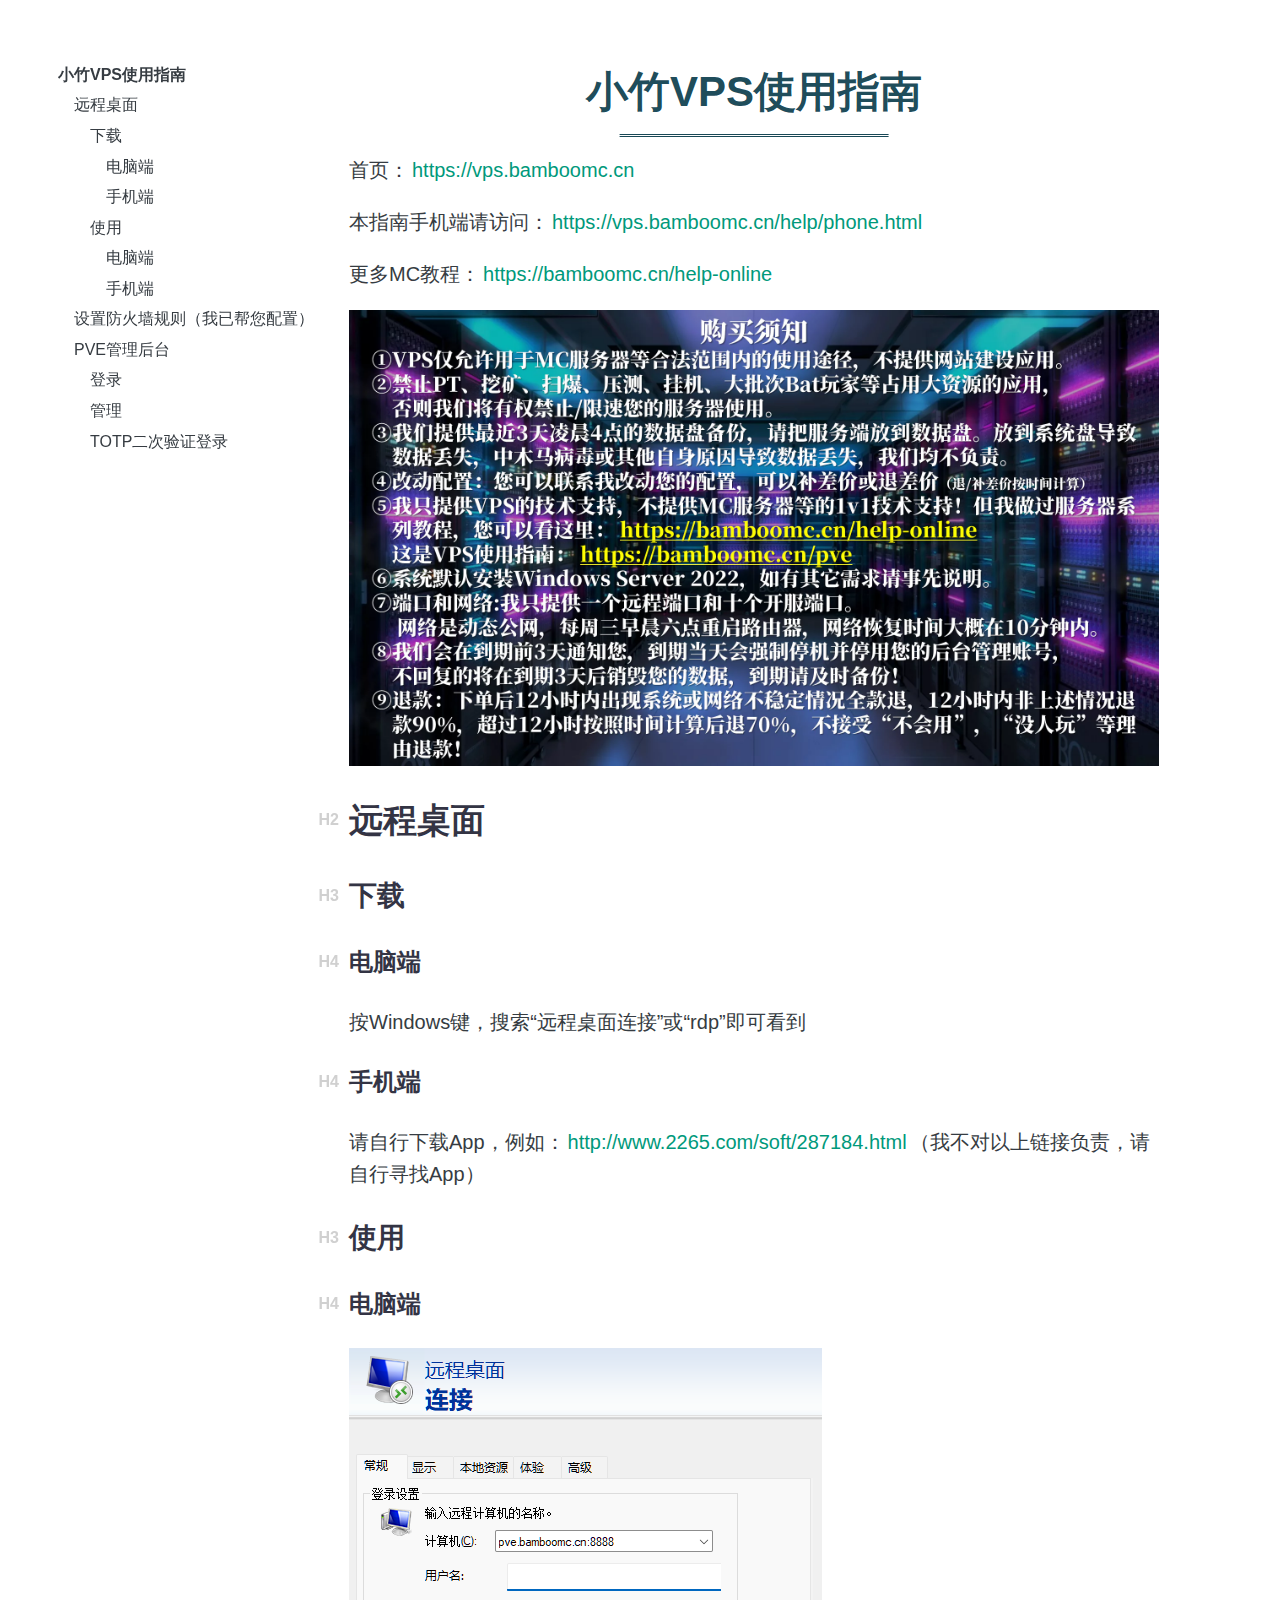
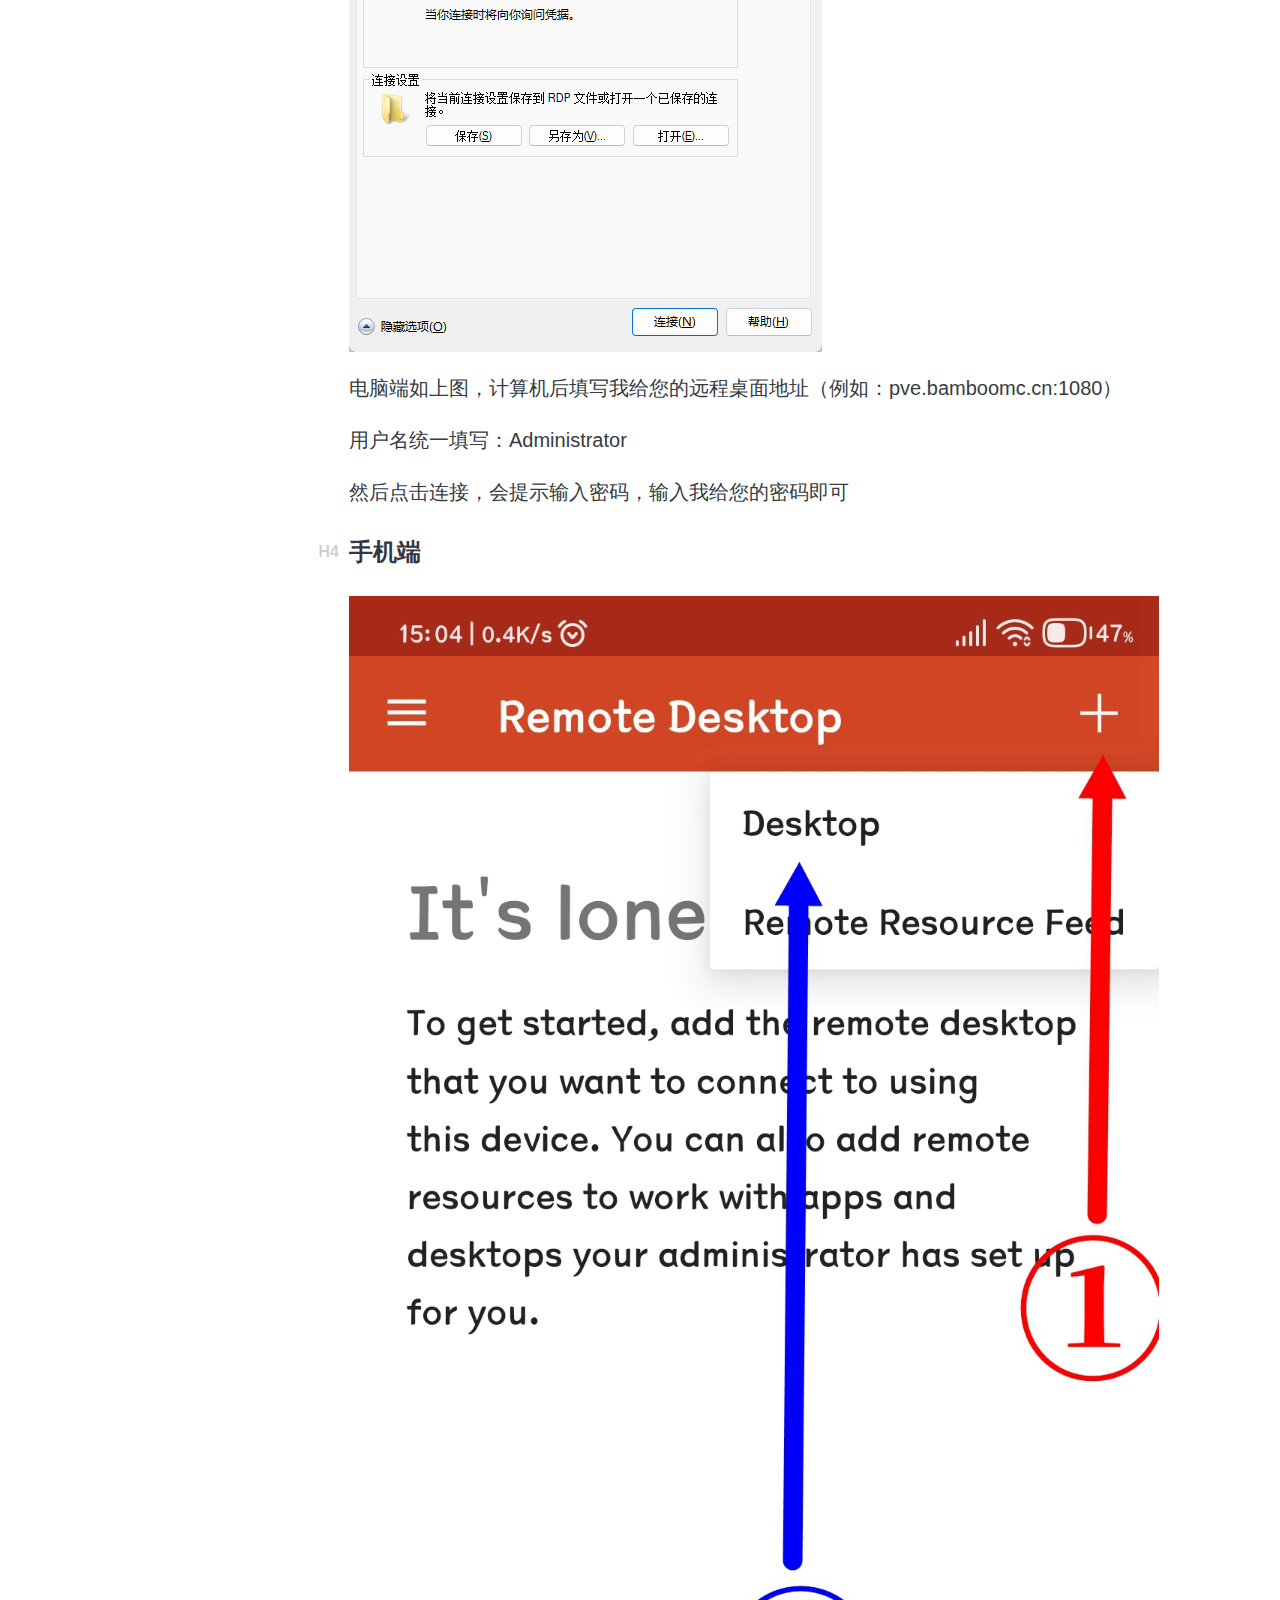
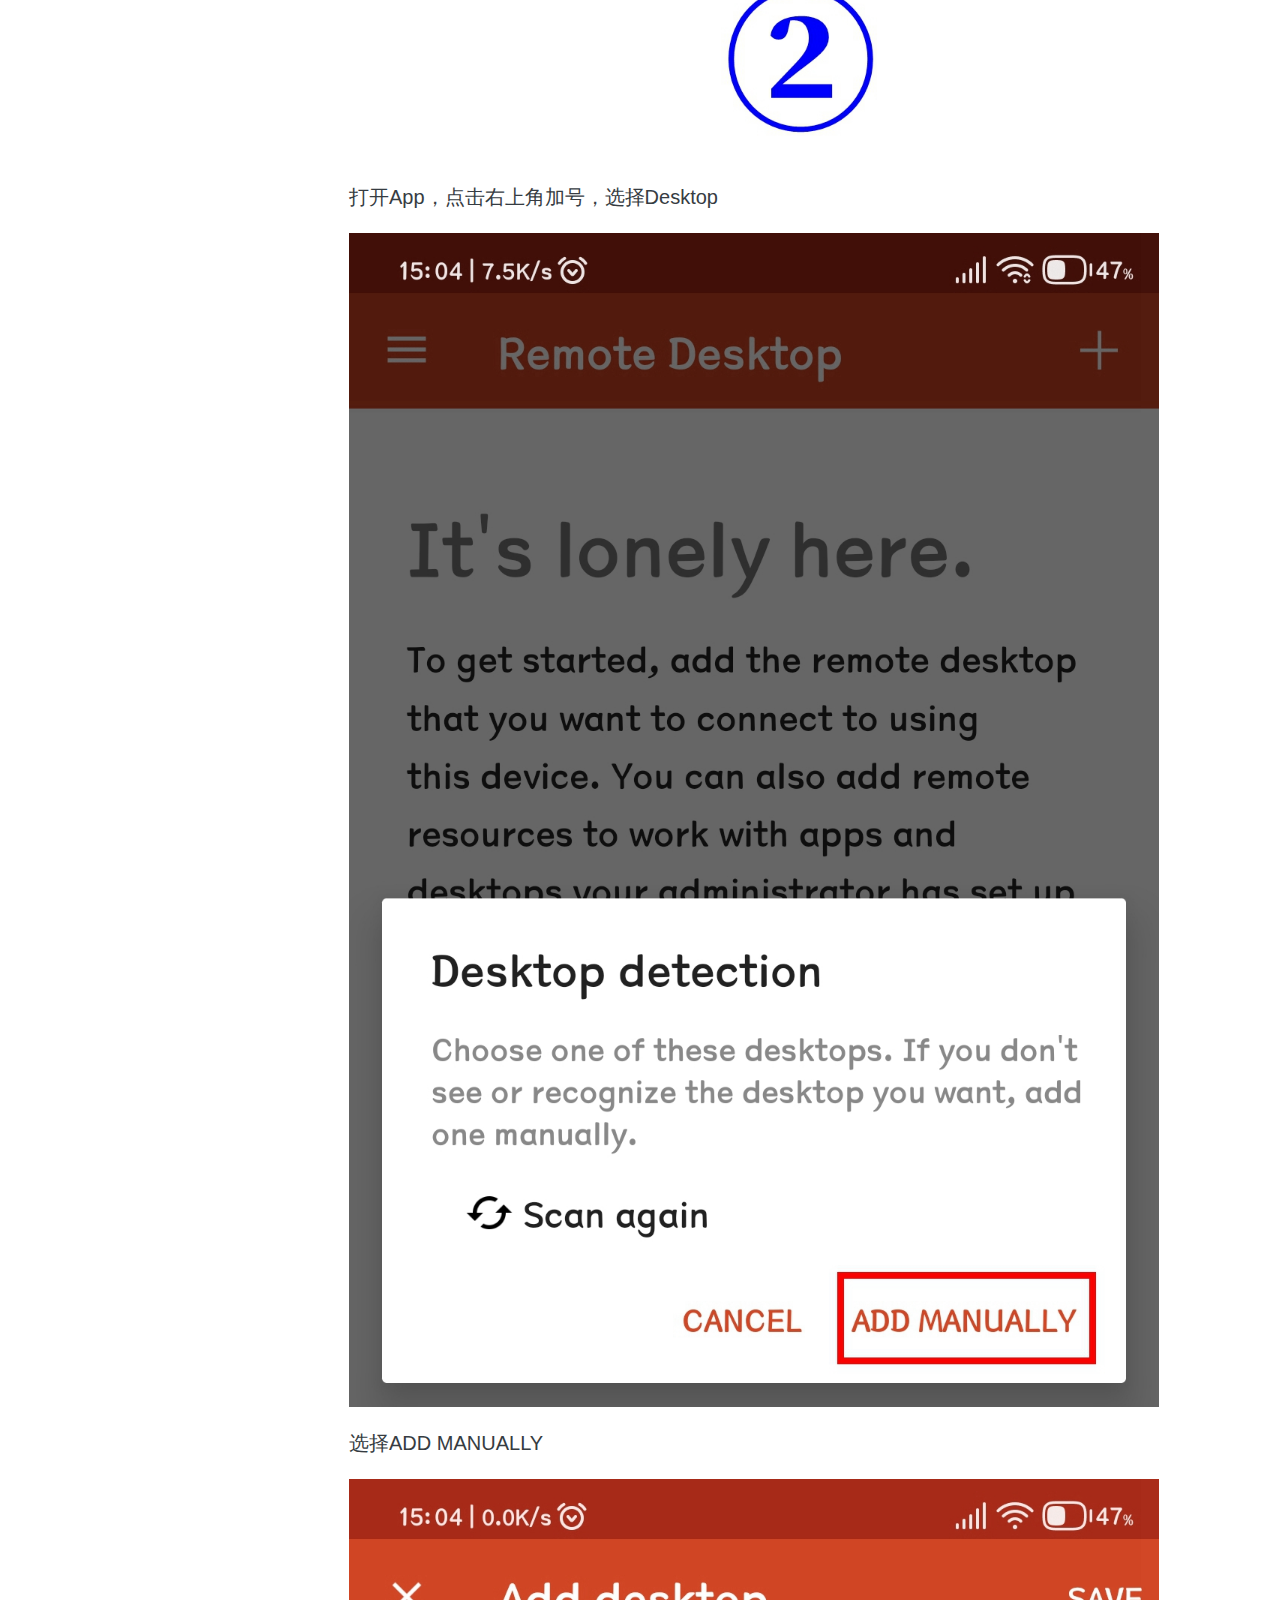
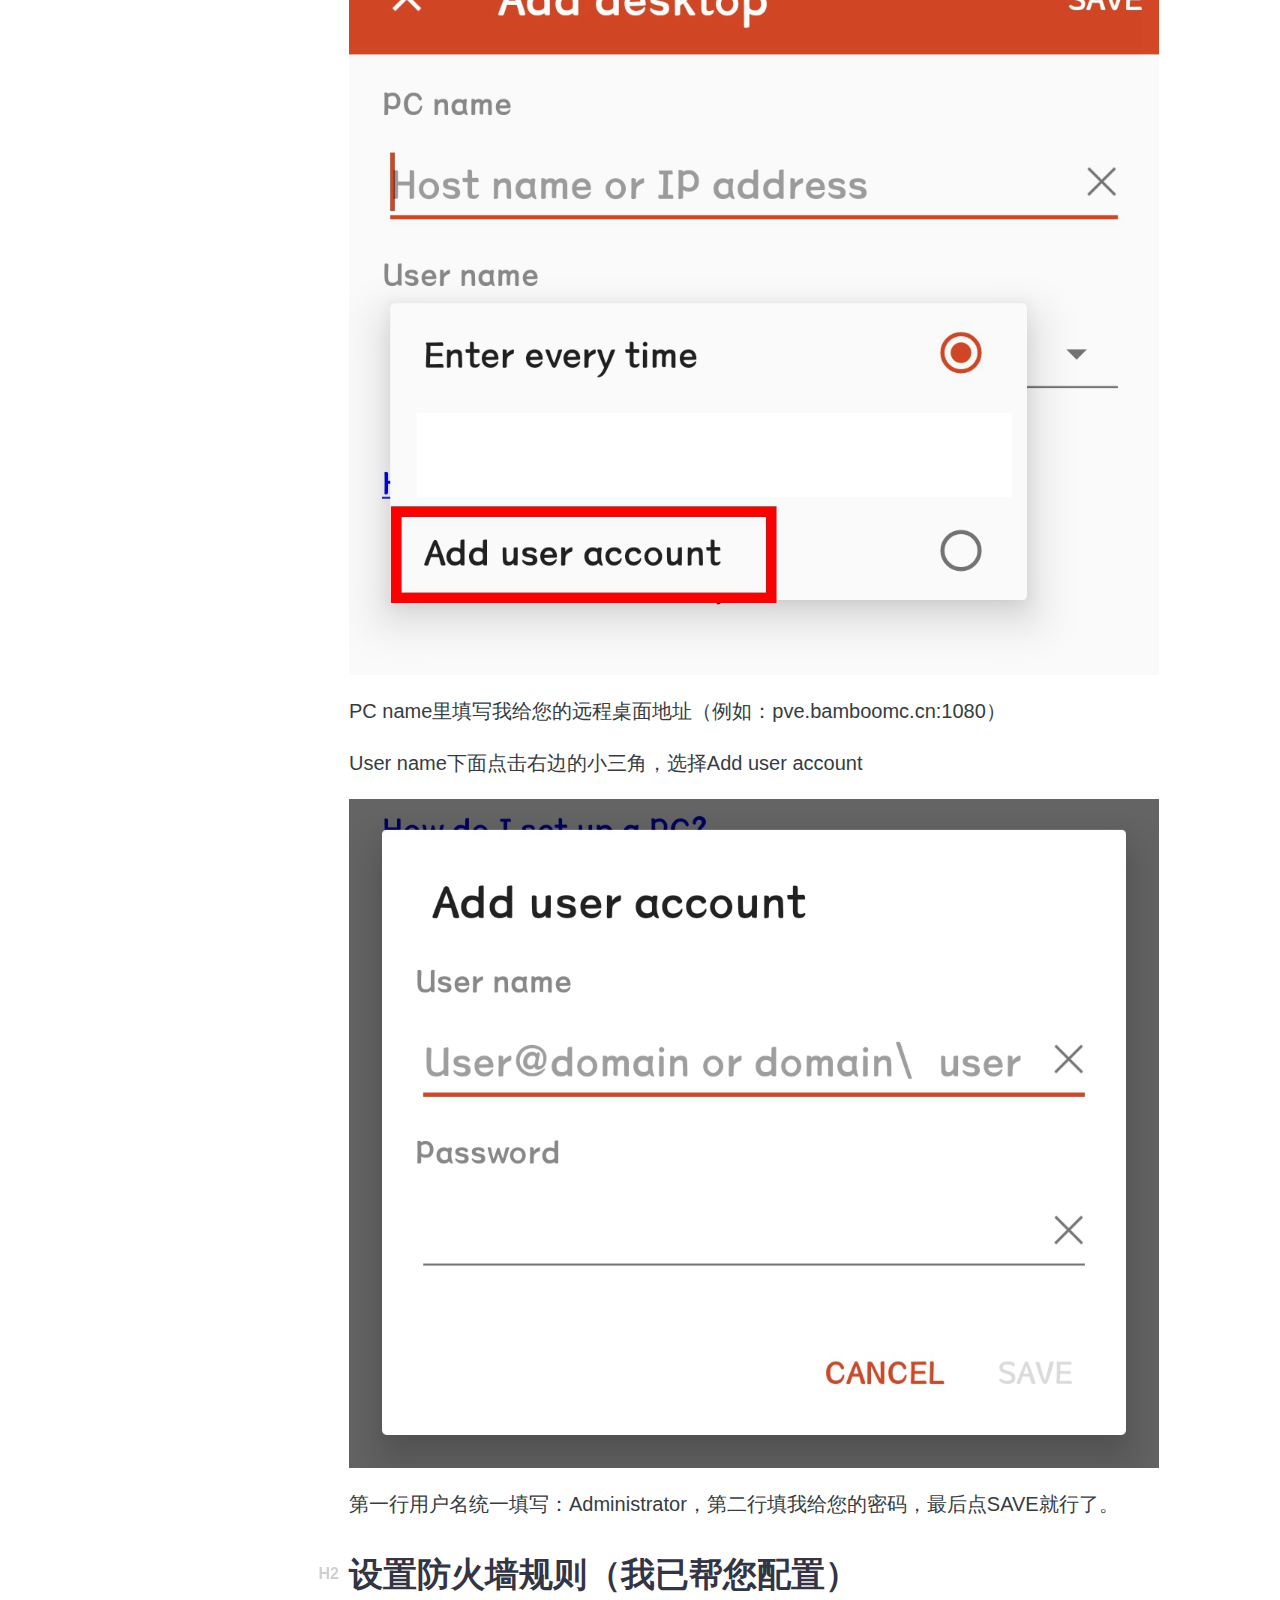
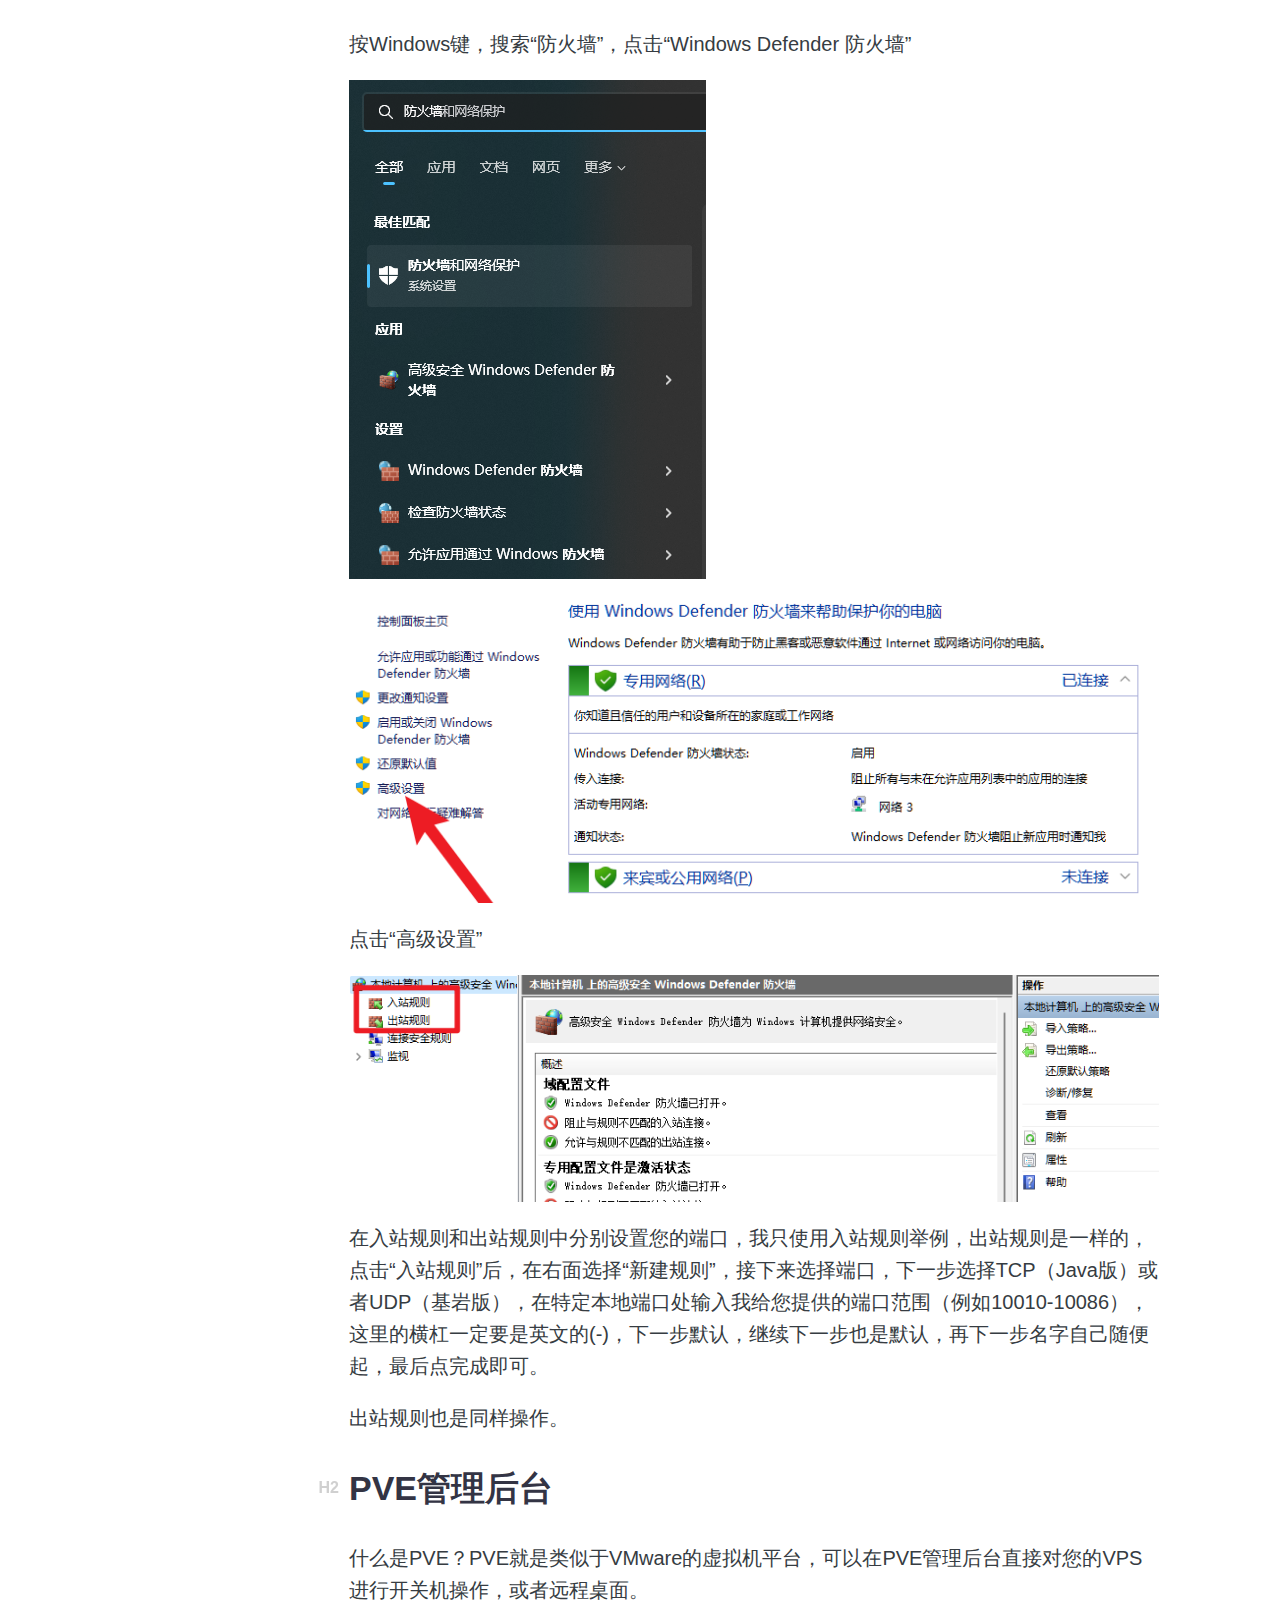
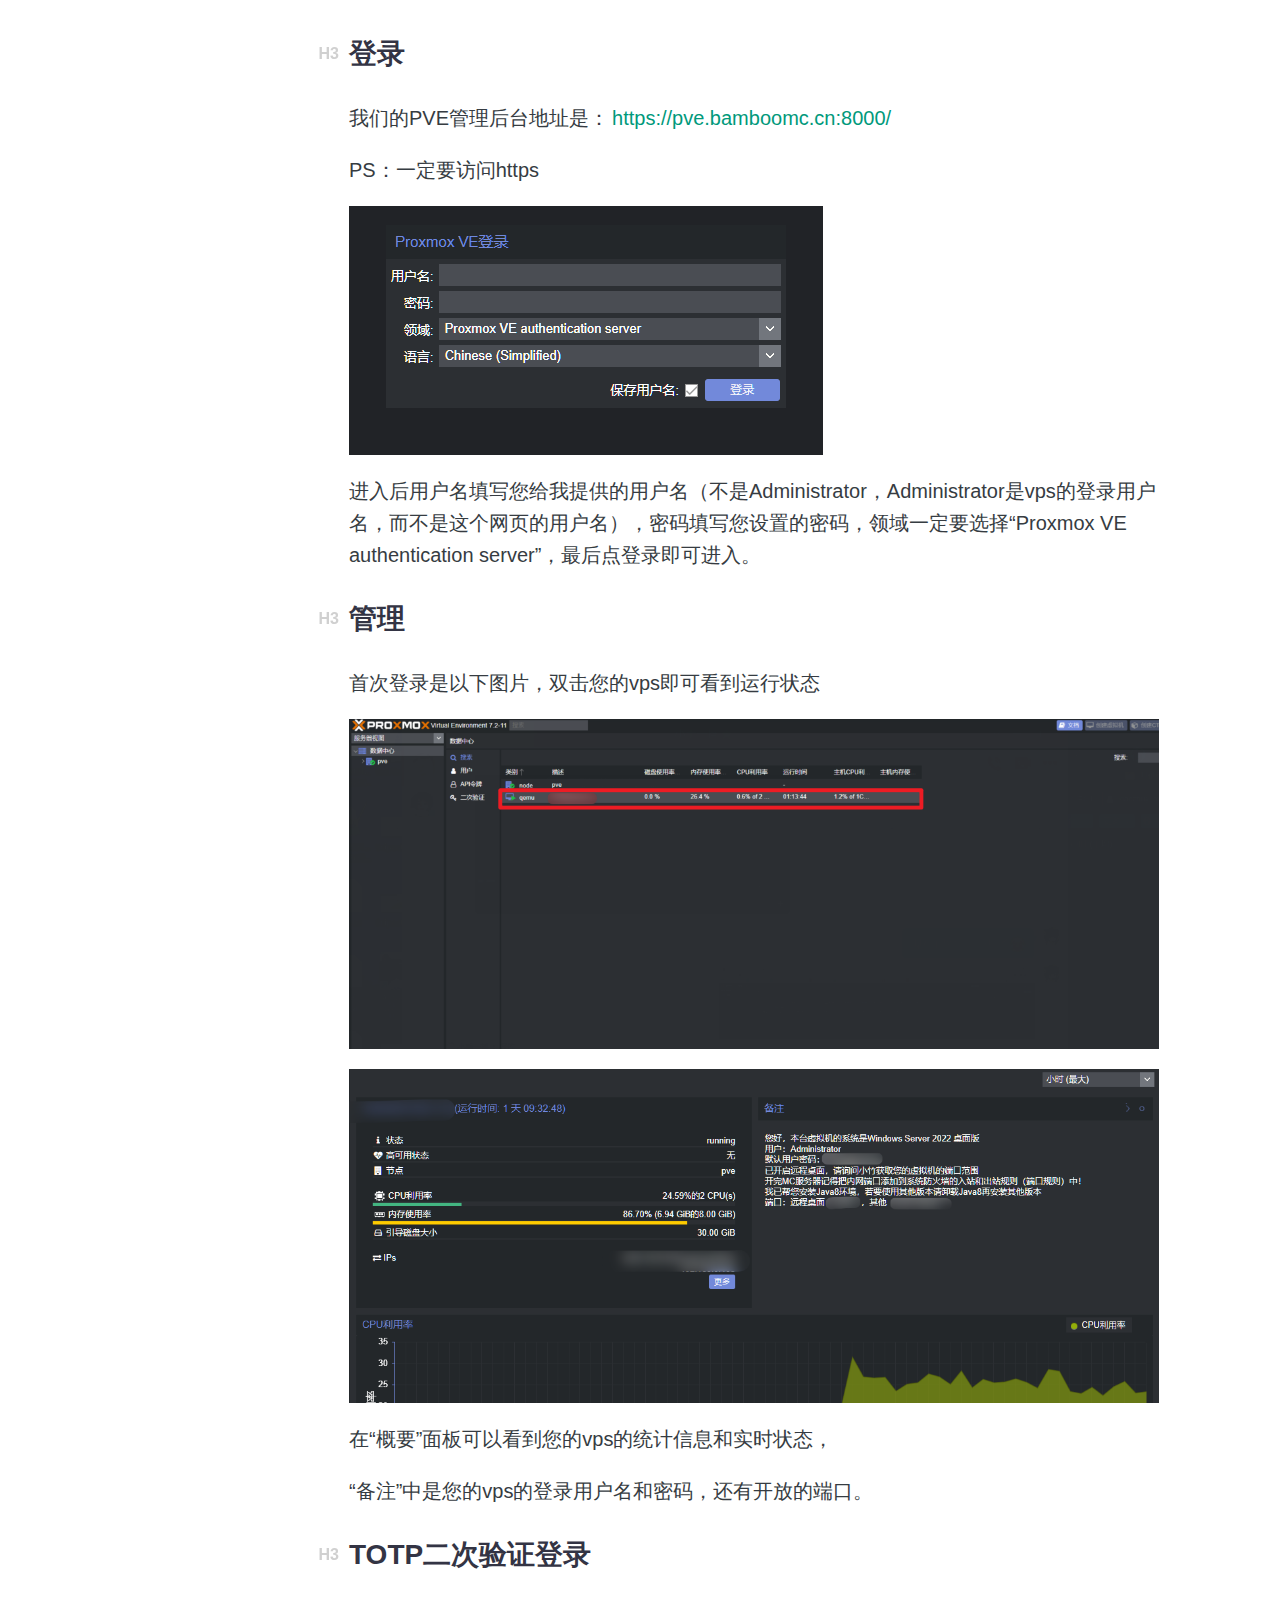
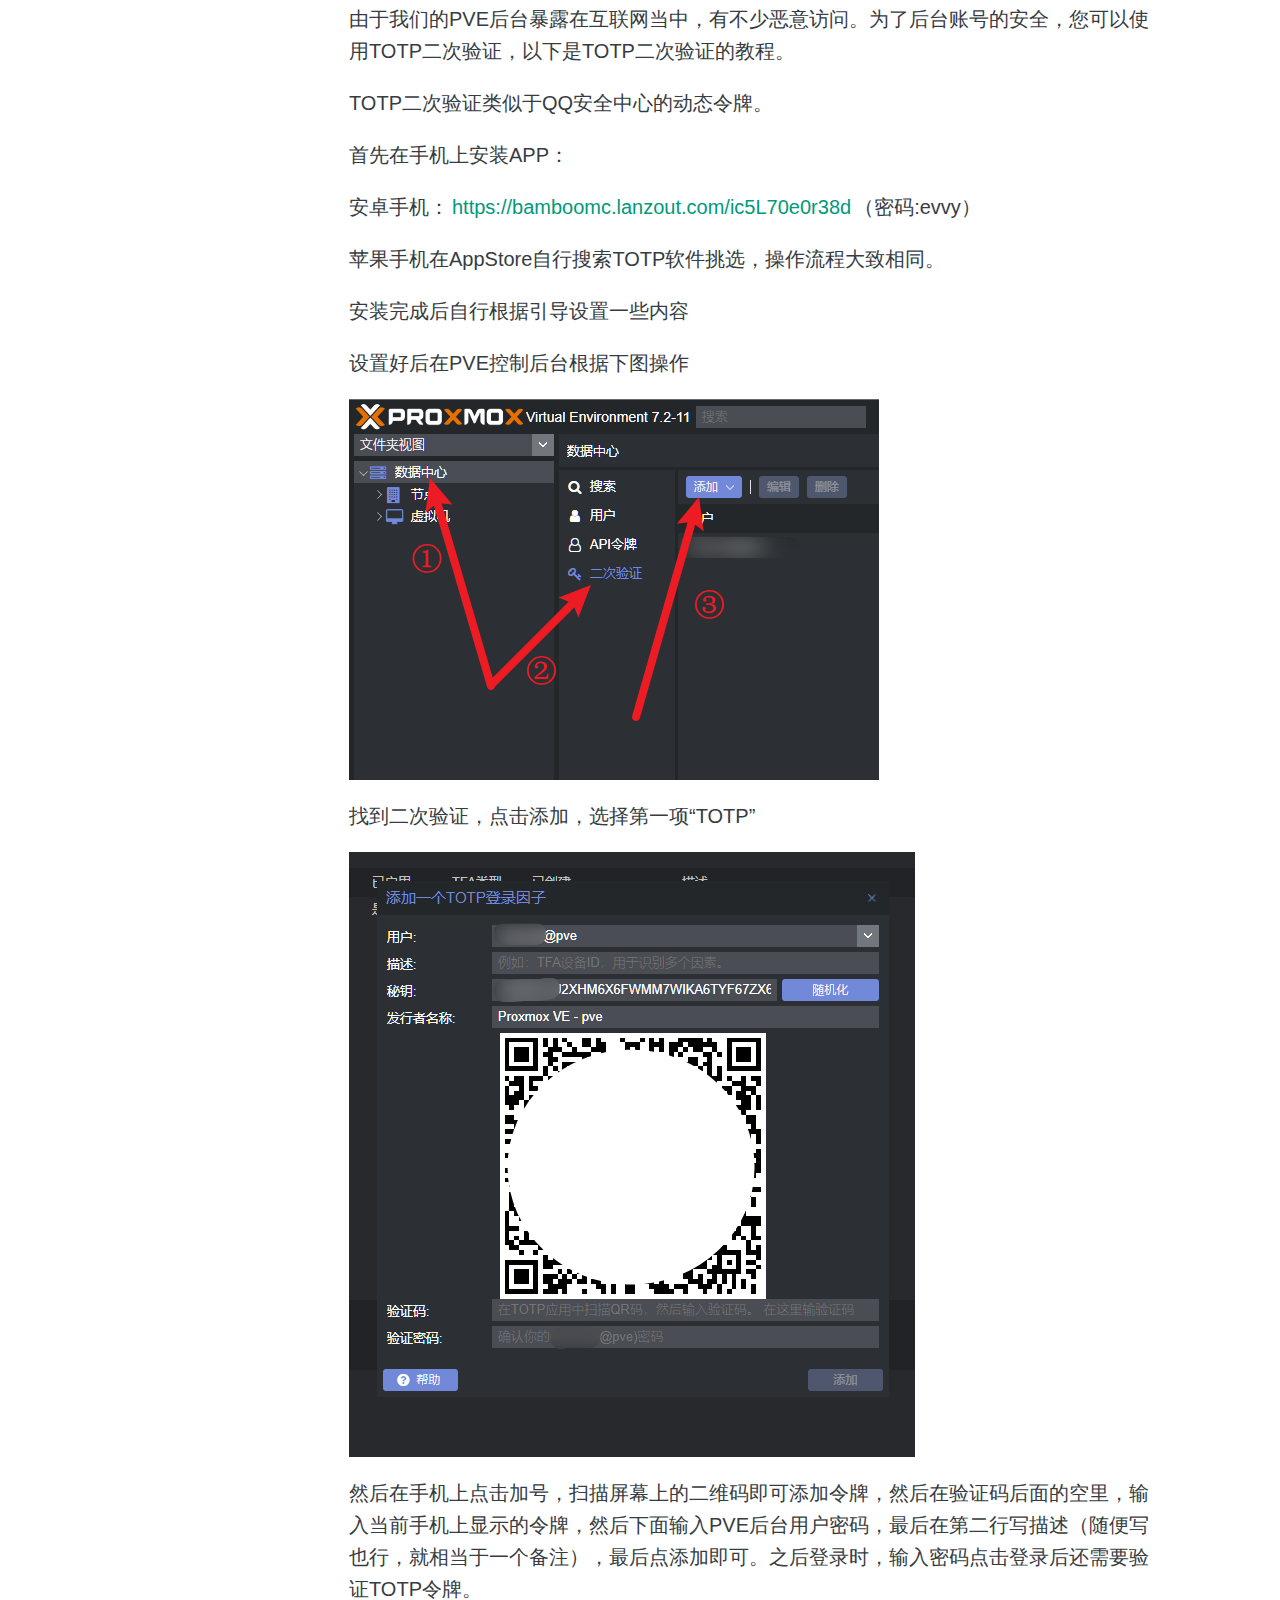
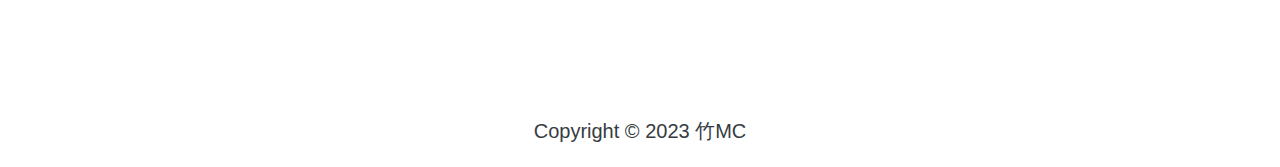
<file: help/index.html>
<!doctype html>
<html style='font-size:20px !important'>
<head>
<meta charset='UTF-8'><meta name='viewport' content='width=device-width initial-scale=1'>

<style type='text/css'>html {overflow-x: initial !important;}:root { --bg-color:#ffffff; --text-color:#333333; --select-text-bg-color:#B5D6FC; --select-text-font-color:auto; --monospace:"Lucida Console",Consolas,"Courier",monospace; --title-bar-height:20px; }
.mac-os-11 { --title-bar-height:28px; }
html { font-size: 14px; background-color: var(--bg-color); color: var(--text-color); font-family: "Helvetica Neue", Helvetica, Arial, sans-serif; -webkit-font-smoothing: antialiased; }
body { margin: 0px; padding: 0px; height: auto; inset: 0px; font-size: 1rem; line-height: 1.42857; overflow-x: hidden; background: inherit; tab-size: 4; }
iframe { margin: auto; }
a.url { word-break: break-all; }
a:active, a:hover { outline: 0px; }
.in-text-selection, ::selection { text-shadow: none; background: var(--select-text-bg-color); color: var(--select-text-font-color); }
#write { margin: 0px auto; height: auto; width: inherit; word-break: normal; overflow-wrap: break-word; position: relative; white-space: normal; overflow-x: visible; padding-top: 36px; }
#write.first-line-indent p { text-indent: 2em; }
#write.first-line-indent li p, #write.first-line-indent p * { text-indent: 0px; }
#write.first-line-indent li { margin-left: 2em; }
.for-image #write { padding-left: 8px; padding-right: 8px; }
body.typora-export { padding-left: 30px; padding-right: 30px; }
.typora-export .footnote-line, .typora-export li, .typora-export p { white-space: pre-wrap; }
.typora-export .task-list-item input { pointer-events: none; }
@media screen and (max-width: 500px) {
  body.typora-export { padding-left: 0px; padding-right: 0px; }
  #write { padding-left: 20px; padding-right: 20px; }
}
#write li > figure:last-child { margin-bottom: 0.5rem; }
#write ol, #write ul { position: relative; }
img { max-width: 100%; vertical-align: middle; image-orientation: from-image; }
button, input, select, textarea { color: inherit; font: inherit; }
input[type="checkbox"], input[type="radio"] { line-height: normal; padding: 0px; }
*, ::after, ::before { box-sizing: border-box; }
#write h1, #write h2, #write h3, #write h4, #write h5, #write h6, #write p, #write pre { width: inherit; }
#write h1, #write h2, #write h3, #write h4, #write h5, #write h6, #write p { position: relative; }
p { line-height: inherit; }
h1, h2, h3, h4, h5, h6 { break-after: avoid-page; break-inside: avoid; orphans: 4; }
p { orphans: 4; }
h1 { font-size: 2rem; }
h2 { font-size: 1.8rem; }
h3 { font-size: 1.6rem; }
h4 { font-size: 1.4rem; }
h5 { font-size: 1.2rem; }
h6 { font-size: 1rem; }
.md-math-block, .md-rawblock, h1, h2, h3, h4, h5, h6, p { margin-top: 1rem; margin-bottom: 1rem; }
.hidden { display: none; }
.md-blockmeta { color: rgb(204, 204, 204); font-weight: 700; font-style: italic; }
a { cursor: pointer; }
sup.md-footnote { padding: 2px 4px; background-color: rgba(238, 238, 238, 0.7); color: rgb(85, 85, 85); border-radius: 4px; cursor: pointer; }
sup.md-footnote a, sup.md-footnote a:hover { color: inherit; text-transform: inherit; text-decoration: inherit; }
#write input[type="checkbox"] { cursor: pointer; width: inherit; height: inherit; }
figure { overflow-x: auto; margin: 1.2em 0px; max-width: calc(100% + 16px); padding: 0px; }
figure > table { margin: 0px; }
thead, tr { break-inside: avoid; break-after: auto; }
thead { display: table-header-group; }
table { border-collapse: collapse; border-spacing: 0px; width: 100%; overflow: auto; break-inside: auto; text-align: left; }
table.md-table td { min-width: 32px; }
.CodeMirror-gutters { border-right: 0px; background-color: inherit; }
.CodeMirror-linenumber { user-select: none; }
.CodeMirror { text-align: left; }
.CodeMirror-placeholder { opacity: 0.3; }
.CodeMirror pre { padding: 0px 4px; }
.CodeMirror-lines { padding: 0px; }
div.hr:focus { cursor: none; }
#write pre { white-space: pre-wrap; }
#write.fences-no-line-wrapping pre { white-space: pre; }
#write pre.ty-contain-cm { white-space: normal; }
.CodeMirror-gutters { margin-right: 4px; }
.md-fences { font-size: 0.9rem; display: block; break-inside: avoid; text-align: left; overflow: visible; white-space: pre; background: inherit; position: relative !important; }
.md-fences-adv-panel { width: 100%; margin-top: 10px; text-align: center; padding-top: 0px; padding-bottom: 8px; overflow-x: auto; }
#write .md-fences.mock-cm { white-space: pre-wrap; }
.md-fences.md-fences-with-lineno { padding-left: 0px; }
#write.fences-no-line-wrapping .md-fences.mock-cm { white-space: pre; overflow-x: auto; }
.md-fences.mock-cm.md-fences-with-lineno { padding-left: 8px; }
.CodeMirror-line, twitterwidget { break-inside: avoid; }
svg { break-inside: avoid; }
.footnotes { opacity: 0.8; font-size: 0.9rem; margin-top: 1em; margin-bottom: 1em; }
.footnotes + .footnotes { margin-top: 0px; }
.md-reset { margin: 0px; padding: 0px; border: 0px; outline: 0px; vertical-align: top; background: 0px 0px; text-decoration: none; text-shadow: none; float: none; position: static; width: auto; height: auto; white-space: nowrap; cursor: inherit; -webkit-tap-highlight-color: transparent; line-height: normal; font-weight: 400; text-align: left; box-sizing: content-box; direction: ltr; }
li div { padding-top: 0px; }
blockquote { margin: 1rem 0px; }
li .mathjax-block, li p { margin: 0.5rem 0px; }
li blockquote { margin: 1rem 0px; }
li { margin: 0px; position: relative; }
blockquote > :last-child { margin-bottom: 0px; }
blockquote > :first-child, li > :first-child { margin-top: 0px; }
.footnotes-area { color: rgb(136, 136, 136); margin-top: 0.714rem; padding-bottom: 0.143rem; white-space: normal; }
#write .footnote-line { white-space: pre-wrap; }
@media print {
  body, html { border: 1px solid transparent; height: 99%; break-after: avoid; break-before: avoid; font-variant-ligatures: no-common-ligatures; }
  #write { margin-top: 0px; padding-top: 0px; border-color: transparent !important; padding-bottom: 0px !important; }
  .typora-export * { -webkit-print-color-adjust: exact; }
  .typora-export #write { break-after: avoid; }
  .typora-export #write::after { height: 0px; }
  .is-mac table { break-inside: avoid; }
  .typora-export-show-outline .typora-export-sidebar { display: none; }
}
.footnote-line { margin-top: 0.714em; font-size: 0.7em; }
a img, img a { cursor: pointer; }
pre.md-meta-block { font-size: 0.8rem; min-height: 0.8rem; white-space: pre-wrap; background: rgb(204, 204, 204); display: block; overflow-x: hidden; }
p > .md-image:only-child:not(.md-img-error) img, p > img:only-child { display: block; margin: auto; }
#write.first-line-indent p > .md-image:only-child:not(.md-img-error) img { left: -2em; position: relative; }
p > .md-image:only-child { display: inline-block; width: 100%; }
#write .MathJax_Display { margin: 0.8em 0px 0px; }
.md-math-block { width: 100%; }
.md-math-block:not(:empty)::after { display: none; }
.MathJax_ref { fill: currentcolor; }
[contenteditable="true"]:active, [contenteditable="true"]:focus, [contenteditable="false"]:active, [contenteditable="false"]:focus { outline: 0px; box-shadow: none; }
.md-task-list-item { position: relative; list-style-type: none; }
.task-list-item.md-task-list-item { padding-left: 0px; }
.md-task-list-item > input { position: absolute; top: 0px; left: 0px; margin-left: -1.2em; margin-top: calc(1em - 10px); border: none; }
.math { font-size: 1rem; }
.md-toc { min-height: 3.58rem; position: relative; font-size: 0.9rem; border-radius: 10px; }
.md-toc-content { position: relative; margin-left: 0px; }
.md-toc-content::after, .md-toc::after { display: none; }
.md-toc-item { display: block; color: rgb(65, 131, 196); }
.md-toc-item a { text-decoration: none; }
.md-toc-inner:hover { text-decoration: underline; }
.md-toc-inner { display: inline-block; cursor: pointer; }
.md-toc-h1 .md-toc-inner { margin-left: 0px; font-weight: 700; }
.md-toc-h2 .md-toc-inner { margin-left: 2em; }
.md-toc-h3 .md-toc-inner { margin-left: 4em; }
.md-toc-h4 .md-toc-inner { margin-left: 6em; }
.md-toc-h5 .md-toc-inner { margin-left: 8em; }
.md-toc-h6 .md-toc-inner { margin-left: 10em; }
@media screen and (max-width: 48em) {
  .md-toc-h3 .md-toc-inner { margin-left: 3.5em; }
  .md-toc-h4 .md-toc-inner { margin-left: 5em; }
  .md-toc-h5 .md-toc-inner { margin-left: 6.5em; }
  .md-toc-h6 .md-toc-inner { margin-left: 8em; }
}
a.md-toc-inner { font-size: inherit; font-style: inherit; font-weight: inherit; line-height: inherit; }
.footnote-line a:not(.reversefootnote) { color: inherit; }
.reversefootnote { font-family: ui-monospace, sans-serif; }
.md-attr { display: none; }
.md-fn-count::after { content: "."; }
code, pre, samp, tt { font-family: var(--monospace); }
kbd { margin: 0px 0.1em; padding: 0.1em 0.6em; font-size: 0.8em; color: rgb(36, 39, 41); background: rgb(255, 255, 255); border: 1px solid rgb(173, 179, 185); border-radius: 3px; box-shadow: rgba(12, 13, 14, 0.2) 0px 1px 0px, rgb(255, 255, 255) 0px 0px 0px 2px inset; white-space: nowrap; vertical-align: middle; }
.md-comment { color: rgb(162, 127, 3); opacity: 0.6; font-family: var(--monospace); }
code { text-align: left; vertical-align: initial; }
a.md-print-anchor { white-space: pre !important; border-width: initial !important; border-style: none !important; border-color: initial !important; display: inline-block !important; position: absolute !important; width: 1px !important; right: 0px !important; outline: 0px !important; background: 0px 0px !important; text-decoration: initial !important; text-shadow: initial !important; }
.os-windows.monocolor-emoji .md-emoji { font-family: "Segoe UI Symbol", sans-serif; }
.md-diagram-panel > svg { max-width: 100%; }
[lang="flow"] svg, [lang="mermaid"] svg { max-width: 100%; height: auto; }
[lang="mermaid"] .node text { font-size: 1rem; }
table tr th { border-bottom: 0px; }
video { max-width: 100%; display: block; margin: 0px auto; }
iframe { max-width: 100%; width: 100%; border: none; }
.highlight td, .highlight tr { border: 0px; }
mark { background: rgb(255, 255, 0); color: rgb(0, 0, 0); }
.md-html-inline .md-plain, .md-html-inline strong, mark .md-inline-math, mark strong { color: inherit; }
.md-expand mark .md-meta { opacity: 0.3 !important; }
mark .md-meta { color: rgb(0, 0, 0); }
@media print {
  .typora-export h1, .typora-export h2, .typora-export h3, .typora-export h4, .typora-export h5, .typora-export h6 { break-inside: avoid; }
}
.md-diagram-panel .messageText { stroke: none !important; }
.md-diagram-panel .start-state { fill: var(--node-fill); }
.md-diagram-panel .edgeLabel rect { opacity: 1 !important; }
.md-fences.md-fences-math { font-size: 1em; }
.md-fences-advanced:not(.md-focus) { padding: 0px; white-space: nowrap; border: 0px; }
.md-fences-advanced:not(.md-focus) { background: inherit; }
.typora-export-show-outline .typora-export-content { max-width: 1440px; margin: auto; display: flex; flex-direction: row; }
.typora-export-sidebar { width: 300px; font-size: 0.8rem; margin-top: 80px; margin-right: 18px; }
.typora-export-show-outline #write { --webkit-flex:2; flex: 2 1 0%; }
.typora-export-sidebar .outline-content { position: fixed; top: 0px; max-height: 100%; overflow: hidden auto; padding-bottom: 30px; padding-top: 60px; width: 300px; }
@media screen and (max-width: 1024px) {
  .typora-export-sidebar, .typora-export-sidebar .outline-content { width: 240px; }
}
@media screen and (max-width: 800px) {
  .typora-export-sidebar { display: none; }
}
.outline-content li, .outline-content ul { margin-left: 0px; margin-right: 0px; padding-left: 0px; padding-right: 0px; list-style: none; }
.outline-content ul { margin-top: 0px; margin-bottom: 0px; }
.outline-content strong { font-weight: 400; }
.outline-expander { width: 1rem; height: 1.42857rem; position: relative; display: table-cell; vertical-align: middle; cursor: pointer; padding-left: 4px; }
.outline-expander::before { content: ""; position: relative; font-family: Ionicons; display: inline-block; font-size: 8px; vertical-align: middle; }
.outline-item { padding-top: 3px; padding-bottom: 3px; cursor: pointer; }
.outline-expander:hover::before { content: ""; }
.outline-h1 > .outline-item { padding-left: 0px; }
.outline-h2 > .outline-item { padding-left: 1em; }
.outline-h3 > .outline-item { padding-left: 2em; }
.outline-h4 > .outline-item { padding-left: 3em; }
.outline-h5 > .outline-item { padding-left: 4em; }
.outline-h6 > .outline-item { padding-left: 5em; }
.outline-label { cursor: pointer; display: table-cell; vertical-align: middle; text-decoration: none; color: inherit; }
.outline-label:hover { text-decoration: underline; }
.outline-item:hover { border-color: rgb(245, 245, 245); background-color: var(--item-hover-bg-color); }
.outline-item:hover { margin-left: -28px; margin-right: -28px; border-left: 28px solid transparent; border-right: 28px solid transparent; }
.outline-item-single .outline-expander::before, .outline-item-single .outline-expander:hover::before { display: none; }
.outline-item-open > .outline-item > .outline-expander::before { content: ""; }
.outline-children { display: none; }
.info-panel-tab-wrapper { display: none; }
.outline-item-open > .outline-children { display: block; }
.typora-export .outline-item { padding-top: 1px; padding-bottom: 1px; }
.typora-export .outline-item:hover { margin-right: -8px; border-right: 8px solid transparent; }
.typora-export .outline-expander::before { content: "+"; font-family: inherit; top: -1px; }
.typora-export .outline-expander:hover::before, .typora-export .outline-item-open > .outline-item > .outline-expander::before { content: "−"; }
.typora-export-collapse-outline .outline-children { display: none; }
.typora-export-collapse-outline .outline-item-open > .outline-children, .typora-export-no-collapse-outline .outline-children { display: block; }
.typora-export-no-collapse-outline .outline-expander::before { content: "" !important; }
.typora-export-show-outline .outline-item-active > .outline-item .outline-label { font-weight: 700; }
.md-inline-math-container mjx-container { zoom: 0.95; }
mjx-container { break-inside: avoid; }



.cm-s-inner.CodeMirror {
    background-color: #003444;
    color: #EEFFFF;
    padding: 0.75rem 0.15rem 0.75rem 0.15rem;
    border-radius: 6px;
}

#write .CodeMirror-cursors .CodeMirror-cursor {
    border-left: 2px solid #f0f0f0;
}

.cm-s-inner .cm-header, .cm-s-inner.cm-header {
    color: #A77DF4;
}

.cm-s-inner .CodeMirror-gutters {
    background: #003444;
    color: #546E7A;
    border: none;
}

.code-tooltip {
    box-shadow: 0 1px 1px 0 rgba(0, 28, 36, .3);
    border-top: 1px solid #eef2f2;
    color: #fff;
    background: #003444;
    border-radius: 6px;
}

.cm-s-inner .CodeMirror-guttermarker,
.cm-s-inner .CodeMirror-guttermarker-subtle,
.cm-s-inner .CodeMirror-linenumber {
    color: #546E7A;
}

.cm-s-inner .CodeMirror-cursor {
    border-left: 1px solid #FFCC00;
}

.cm-s-inner.cm-fat-cursor .CodeMirror-cursor {
    background-color: #5d6d5c80 !important;
}
.cm-s-inner .cm-animate-fat-cursor {
    background-color: #5d6d5c80 !important;
}

.cm-s-inner div.CodeMirror-selected {
    background: rgba(128, 203, 196, 0.2);
}

.cm-s-inner.CodeMirror-focused div.CodeMirror-selected {
    background: rgba(128, 203, 196, 0.2);
}

.cm-s-inner .CodeMirror-line::selection,
.cm-s-inner .CodeMirror-line>span::selection,
.cm-s-inner .CodeMirror-line>span>span::selection {
    background:  rgba(0,178,123,0.2);
}

.cm-s-inner .CodeMirror-line::-moz-selection,
.cm-s-inner .CodeMirror-line>span::-moz-selection,
.cm-s-inner .CodeMirror-line>span>span::-moz-selection {
    background: rgba(0,178,123,0.2);
}

.cm-s-inner .CodeMirror-activeline-background {
    background: #003444;
}

.cm-s-inner .cm-keyword {
    color: #C792EA;
}

.cm-s-inner .cm-operator {
    color: #E9EDED;
}

.cm-s-inner .cm-variable-2 {
    color: #80CBC4;
}

.cm-s-inner .cm-variable-3,
.cm-s-inner .cm-type {
    color: #82B1FF;
}

.cm-s-inner .cm-builtin {
    color: #DECB6B;
}

.cm-s-inner .cm-atom {
    color: #F77669;
}

.cm-s-inner .cm-number {
    color: #F77669;
}

.cm-s-inner .cm-def {
    color: #00AEC4;
}

.cm-s-inner .cm-string {
    color: #C3E88D;
}

.cm-s-inner .cm-string-2 {
    color: #80CBC4;
}

.cm-s-inner .cm-comment {
    color: #AEBBC2;
}

.cm-s-inner .cm-variable {
    color: #82B1FF;
}

.cm-s-inner .cm-tag {
    color: #80CBC4;
}

.cm-s-inner .cm-meta {
    color: #80CBC4;
}

.cm-s-inner .cm-attribute {
    color: #FFCB6B;
}

.cm-s-inner .cm-property {
    color: #80CBAE;
}

.cm-s-inner .cm-qualifier {
    color: #DECB6B;
}

.cm-s-inner .cm-variable-3,
.cm-s-inner .cm-type {
    color: #DECB6B;
}

.cm-s-inner .cm-error {
    color: #FFFFFF;
    background-color: #FF5370;
}

.cm-s-inner .CodeMirror-matchingbracket {
    text-decoration: underline;
    color: white !important;
}
@import url('file:///C:/Users/SmallBamboo/AppData/Roaming/Typora/themes/');
@import url('file:///C:/Users/SmallBamboo/AppData/Roaming/Typora/themes/');

/** color vars **/
:root {
  /* system vars*/
  --primary-color: #f0f0f0; /* color of primary buttons */
  --side-bar-bg-color: #003444;
  --active-file-bg-color: #004144; /* sidebar active & hover */
  --active-file-text-color: #ffffff;
  --active-file-border-color: #757575;
  --item-hover-text-color: #fff;
  --item-hover-bg-color: #005C44;  /* sidebar footer item hover*/
  --control-text-color: #ddd;
  --control-text-hover-color: #fff;
  --monospace: 'SourceHanSansSC','JetBrains Mono', -apple-system, sans-serif;

  /* custom vars */
  --theme-primary-color: #00997B; /* rgb(0, 153, 123) */
  --white-color: #fff;

  /* head */
  --head-text-color: #333444;
  --h1-text-color: rgba(0, 52, 68, 0.9);
  --h5-text-color: var(--theme-primary-color);
  --h6-text-color: rgba(0, 153, 123, 0.838);
  --head-prefix-color: #D0D0D0;

  /* text */
  --text-color: #363C42;
  --text-search-hit-color: rosybrown;

  /* highlight */
  --highlight-bg-color: #FFF3F3;
  --highlight-text-color: #FF2F2F;

  /* a link */
  --a-text-color: var(--theme-primary-color);

  /* annotate */
  --annotate-text-color: #8CAA16;

  /* inline code */
  --inline-code-bg-color: #f3f3f3;
  --inline-code-text-color: #00769A;

  /* selection */
  --selection-text-color: rgba(0, 153, 123, 0.2);

  /* check-box */
  --checked-text-color: #ADB5BD;
  --line-through-color: #CFD4DA;
  --border-color: #868E96;

  /* table */
  --table-border-color: #DADCDE;
  --table-cell-bg-color:rgba(0, 153, 123, 0.03);

  /* quote */
  --quote-bg-color: rgba(0, 153, 123, 0.05);
  --quote-text-color: #81888D ;

  /* sidebar */
  --sidebar-footer-dropdown-menu-border-color: #212529;
  --sidebar-footer-dropdown-menu-item-border-color: #ADB5BD;
  --sidebar-footer-item-hover-bg-color: #004544;
  --siderbar-dropdown-menu-text-color: #fff;

  /* sidebar resizer */
  --sidebar-resizer: #6eace2;

  /*--window-border: #e5e5e5;*/
  --window-border: #1F6F57; /*sidebar layout border*/
}


/* global && write area */
#write {
  position: static;
  width: 90%;
  max-width: 900px;
  line-height: 1.6;
  padding: 36px 0 70px;
}
html, body, #write {
  background: var(--white-color);
  font-family: 'SourceHanSansSC','JetBrains Mono', -apple-system, sans-serif;
}
p {
  font-size: 1em;
  font-family: 'SourceHanSansSC', 'JetBrains Mono', -apple-system, sans-serif;
  line-height: 1.6;
  color: var(--text-color);
}


/* search match active*/
.md-search-hit.md-search-select{
  background-color: var(--text-search-hit-color);
}


/* heading */
h1, h2, h3, h4, h5, h6 {
  width: auto;
  line-height: 2;
  font-style: normal;
  margin-top: 14px;
  margin-bottom: 14px;
}
h2, h3, h4 {
  color: var(--head-text-color);
}
h2::before, h3::before, h4::before, h5::before, h6::before,
h2.md-focus::before, h3.md-focus::before, h4.md-focus::before, h5.md-focus::before, h6.md-focus::before {
  position: absolute;
  right: calc(100% + 10px);
  top: 50%;
  transform: translateY(-50%);
  color: var(--head-prefix-color);
  font-size: 0.8rem;
  font-weight: bold;
  font-variant: 'small-caps';
  line-height: 2;
  padding: 0;
  border: 0;
}

#write h1 {
  font-size: 2.1rem;
  font-weight: 900;
  text-align: center;
  color: var(--h1-text-color);
}
#write h1>span{
  position: relative;
  display: inline-block;
}
#write h1>span:after{
  content: '';
  display: block;
  position: absolute;
  border-top: 3px double var(--h1-text-color);
  height: 3px;
  width: 15rem;
  max-width: 80%;
  left: 50%;
  transform: translateX(-50%);
}

#write h2 {
  font-size: 1.7rem;
  font-weight: 800;
}
#write>h2::before {
  content: 'H2';
}

#write h3 {
  font-size: 1.4rem;
  font-weight: 800;
}
#write>h3::before {
  content: 'H3';
}

#write h4, #write h5, #write h5 {
  font-size: 1.2rem;
  font-weight: bold;
}
#write h5 {
  color: var(--h5-text-color);
}
#write h6 {
  color: var(--h6-text-color);
}
#write>h4::before {
  content: 'H4';
}
#write>h5::before {
  content: 'H5';
}
#write>h6::before {
  content: 'H6';
}


/* inline element */
#write a {
  color: var(--a-text-color);
  cursor: pointer;
  padding: 0 3px 0 3px;
  text-decoration: none;
}
#write a:hover {
  text-decoration: none;
  border-bottom: 1px solid;
}

strong {
  font-weight: 700;
}

mark {
  background: var(--highlight-bg-color);
  color: var(--highlight-text-color);
  font-weight: 500;
  padding: 0 2px 0 2px;
  margin: 0 2px 0 2px;
  border-radius: 2px;
}

span.md-comment {
  color: var(--annotate-text-color);
}

/* footnote */
sup.md-footnote {
  color: var(--a-text-color);
  background-color: var(--white-color);
}
.footnotes .md-def-name {
  padding-right: 4ch;
}

/* inline code */
#write code{
  margin: 0 2px;
  padding: 0px 4px;
  font-size: 0.95rem;
  background: var(--inline-code-bg-color);
  display: inline;
  vertical-align: top;
  line-height: 1.6;
  border-radius: 6px;
  font-weight: 700;
  color: var(--inline-code-text-color);
}
.md-hover-tip .code-tooltip-content, .md-hover-tip .md-arrow:after {
  background: var(--side-bar-bg-color);
}
#write *[mdtype="heading"] code{
  font-size: inherit!important;
  vertical-align: baseline;
}

img {
  margin-top: 0.2rem;
  margin-bottom: 0.2rem;
}
p>.md-image:only-child:not(.md-img-error) img, p>img:only-child {
  display: block;
  margin: unset;
}
/* operation img tip dialog */
#user-context-menu>li>a, .dropdown-menu>li>a {
  color: var(--theme-primary-color);
  font-weight: 500;
}
#user-context-menu>li>a:hover, #user-context-menu>li.active>a {
  background: var(--theme-primary-color);
  color: #fff;
}
#zoom-img-menu.context-menu.dropdown-menu>li>a:hover,
#zoom-img-menu.context-menu.dropdown-menu>li.active>a {
  background: var(--theme-primary-color);
  color: #fff;
}
#zoom-img-menu.dropdown-menu .divider {
  background: var(--theme-primary-color);
}

/* underline */
#write u {
  text-decoration: none;
}
#write u>span {
  border-bottom: 1px solid;
}

/* selection */
span::selection, *::selection {
  background: var(--selection-text-color);
}


/* block element */
/* YAML front */
pre.md-meta-block {
  font-size: .85rem;
  color: var(--quote-text-color);
  background: var(--quote-bg-color);
  padding: 1rem;
  border-radius: 8px;
}

/* toc */
#write .md-toc {
  font-size: 1rem;
}
#write a.md-toc-inner {
  color: var(--theme-primary-color);
}
#write a.md-toc-inner:hover {
  text-decoration: underline;
  border-bottom: none;
}
p.md-toc-content {
  line-height: 1.8;
  font-weight: 500;
}
.md-toc-h2 .md-toc-inner {
  margin-left: 1em;
}
.md-toc-h3 .md-toc-inner {
  margin-left: 2em;
}
.md-toc-h4 .md-toc-inner {
  margin-left: 3em;
}
.md-toc-h5 .md-toc-inner {
  margin-left: 4em;
}
.md-toc-h6 .md-toc-inner {
  margin-left: 5em;
}

/* quote */
blockquote {
  position: relative;
  padding: 1rem;
  background-color: var(--quote-bg-color);
  border-radius: 6px;
  line-height: 1;
}
blockquote p {
  color: var(--quote-text-color);
  margin: 0 ;
}
blockquote::before {
  content: '';
  position: absolute;
  top: 0rem;
  left: 0rem;
  height: 100%;
  width: .30rem;
  background: var(--theme-primary-color);
  border-top-left-radius: 6px;
  border-bottom-left-radius: 6px;
}

/* hr */
div[mdtype='hr'] {
  text-align: center;
}
hr {
  border-top: 1px dashed var(--theme-primary-color);
  transform: scaleY(0.5);
  width: 90%;
}

/* ul, ol */
ul>li>ul>li {
  list-style-type: circle;
}
ul>li>ul>li>ul>li {
  list-style-type: disc;
}
ul>li>ul>li>ul>li>ul>li {
  list-style-type: circle;
}
ul>li>ul>li>ul>li>ul>li>ul>li {
  list-style-type: disc;
}
ul>li>ul>li>ul>li>ul>li>ul>li>ul>li {
  list-style-type: circle;
}

ol ul li {
  list-style-type: circle;
}
ol ul>li>ul>li {
  list-style-type: disc;
}
ol ul>li>ul>li>ul>li {
  list-style-type: circle;
}
ol ul>li>ul>li>ul>li>ul>li {
  list-style-type: disc;
}
ol ul>li>ul>li>ul>li>ul>li>ul>li {
  list-style-type: circle;
}
ol ul>li>ul>li>ul>li>ul>li>ul>li>ul>li {
  list-style-type: circle;
}

ol>li>ol>li {
  list-style-type: lower-alpha;
}
ol>li>ol>li>ol>li {
  list-style-type: decimal;
}
ol>li>ol>li>ol>li>ol>li {
  list-style-type: lower-alpha;
}
ol>li>ol>li>ol>li>ol>li>ol>li {
  list-style-type: decimal;
}
ol>li>ol>li>ol>li>ol>li>ol>li>ol>li {
  list-style-type: lower-alpha;
}
ol>li>ol>li>ol>li>ol>li>ol>li>ol>li>ol>li {
  list-style-type: decimal;
}

/* task list */
.task-list-item.md-task-list-item {
  list-style-type: none;
}
.md-task-list-item>input, #write .md-task-list-item>input[type=checkbox] {
  margin-left: -1.6rem;
  width: 0.5rem;
  height: 0.5rem;
}

.md-task-list-item>input:before {
  border: 2px solid var(--border-color);
  width: 1rem;
  height: 1rem;
  background:  var(--white-color);
  content: ' ';
  transition: background-color 200ms ease-in-out;
  display: block;
}
.md-task-list-item>input:checked:before,
.md-task-list-item>input[checked]:before {
  background: var(--theme-primary-color);
  border-width: 1px;
  transition: background-color 200ms ease-in-out;
  border: 2px solid var(--theme-primary-color);
}
.md-task-list-item>input[checked]+p {
  color: var(--checked-text-color);
  text-decoration: line-through;
  text-decoration-color: var(--line-through-color);
}

.md-task-list-item>input:checked:after,
.md-task-list-item>input[checked]:after {
  opacity: 1;
}
.md-task-list-item>input:after {
  opacity: 1;
  -webkit-transition: opacity 0.05s ease-in-out;
  -moz-transition: opacity 0.05s ease-in-out;
  transition: opacity 0.05s ease-in-out;
  -webkit-transform: rotate(-45deg);
  -moz-transform: rotate(-45deg);
  transform: rotate(-45deg);
  position: absolute;
  top: 0.25rem;
  left: 0.19rem;
  width: 0.6rem;
  height: 0.375rem;
  border: 2px solid var(--white-color);
  border-top: 0;
  border-right: 0;
  content: ' ';
  opacity: 0;
}

/* table */
.md-table-edit .btn-default {
  color: inherit;
}
table.md-table {
  width: auto;
  min-width: 80%;
}
table tr:nth-child(2n), table thead  {
  background-color: var(--table-cell-bg-color);
}
table thead {
  font-weight: 900;
}

table tbody tr {
  border-bottom: 1px solid var(--table-border-color);
}
table tr:first-of-type {
  border-top: 1px solid var(--table-border-color);
}
table tr th, table tr td {
  border-left: 1px solid var(--table-border-color);
  padding: 6px 13px;
}
table tr th:last-of-type, table tr td:last-of-type {
  border-right: 1px solid var(--table-border-color);
}

/* code */
.auto-suggest-container {
  border: 1px solid var(--theme-primary-color);
}
.auto-suggest-container li:hover, .auto-suggest-container li.active {
  color: #fff;
  background: var(--theme-primary-color);
}


/* outline */
#toc-dropmenu {
  width: 400px;
}
#toc-dropmenu.open {
  background: var(--side-bar-bg-color);
  color: var(--white-color);
}
#toc-dropmenu .outline-title-wrapper .outline-title {
  font-weight: 900;
}
#toc-dropmenu .outline-title-wrapper {
  height: 2.5rem;
}
.outline-title-wrapper .btn {
  color: var(--white-color);
  line-height: 2.5rem;
  vertical-align: middle;
}

.dropdown-menu .divider {
  background: var(--white-color);
}
.outline-item:hover {
  background: var(--active-file-bg-color);
}
.outline-expander {
  display: inline-block;
  margin-right: 0.4rem;
}
.outline-label {
  display: inline-block;
  white-space: nowrap;
  overflow: hidden;
  text-overflow: ellipsis;
  width: calc(100% - 1.5rem);
}
.outline-label:hover {
  text-decoration: none;
}


/* notification */
#md-notification:before {
  top: 18px;
}
#md-notification p {
  color: var(--theme-primary-color);
  font-weight: 500;
}
.btn-default {
  background: var(--theme-primary-color);
  color: var(--white-color);
}
.btn-default.active, .btn-default.focus, .btn-default:active,
.btn-default:focus, .btn-default:hover,
.open>.dropdown-toggle.btn-default {
  color: var(--theme-primary-color);
  border: 1px solid var(--theme-primary-color);
  background: var(--white-color);
}


/* sidebar */
.sidebar-menu {
  color: var(--siderbar-dropdown-menu-text-color);
}
.sidebar-menu .sidebar-content  .sidebar-content-content {
  font-weight: 500;
}

#file-library-tree .file-tree-node {
  padding-left: 1.5em;
  color: var(--control-text-color);
  padding-top: 6px;
  white-space: nowrap;
  line-height: 1.5;
}
.file-tree-node .file-node-content:hover {
  cursor: pointer;
}
#file-library-tree .file-node-expanded>.file-node-content>.fa-folder:before {
  content: '\f07c';
}
#file-library-tree .fa-file-text-o:before {
  content: '\f1ce'
}

.file-tree-node.active>.file-node-background {
  border-left: 4px solid var(--theme-primary-color);
}
#typora-sidebar .file-list-item.file-library-node:not(.active):hover {
  background: var(--active-file-bg-color);
}
#typora-sidebar .file-tree-node.file-library-file-node:not(.active):hover .file-node-background {
  background: var(--active-file-bg-color);
  height: 2.2rem;
}

/* siderbar footer*/
.sidebar-footer-main-item #sidebar-files-menu {
  border: 1px solid var(--sidebar-footer-dropdown-menu-border-color);
}
.sidebar-menu  .dropdown-menu>li>a, .sidebar-menu .dropdown-menu>li>a:focus, .sidebar-menu .dropdown-menu>li>a:hover {
  color: var(--siderbar-dropdown-menu-text-color);
}
.dropdown-menu>li>a:hover {
  background: var(--active-file-bg-color);
}
.sidebar-footer-main-item .dropdown-menu .menuitem-group-label {
  font-weight: 500;
}
.dropdown-menu .selected-folder-menu-item a:after {
  color: var(--theme-primary-color);
}
.file-sort-item .ty-side-sort-btn {
  cursor: pointer;
}
#sidebar-files-menu>.show+.menuitem-group-label.show {
  border-top: 1px solid var(--sidebar-footer-dropdown-menu-item-border-color);
}
.footer-item:hover, .sidebar-footer-item:hover {
  background: var(--sidebar-footer-item-hover-bg-color);
}

/* sidebar search*/
.sidebar-menu .ty-sidebar-search-panel #file-library-search-input {
  color: var(--white-color);
}


/* resizer */
#typora-sidebar-resizer.dragging{
  color: var(--sidebar-resizer);
}


/* print style */
@media print {
  .typora-export * {
    -webkit-print-color-adjust: exact;
  }

  #write>h1::before, #write>h2::before, #write>h3::before, #write>h4::before, #write>h5::before, #write>h6::before {
    content: '';
    bottom: 1rem;
  }

  #write u {
    text-decoration: none;
  }
  #write u>span {
    border-bottom: 1px solid;
  }
}


/* source code */
#typora-source {
  font-family: 'SourceHanSansSC','JetBrains Mono', -apple-system, sans-serif;
  line-height: 1.6;
}
#typora-source .cm-header {
  color: var(--theme-primary-color);
}



</style><title>小竹VPS使用指南</title>
</head>
<body class='typora-export os-windows typora-export-show-outline typora-export-no-collapse-outline'><div class='typora-export-content'>
<div class="typora-export-sidebar"><div class="outline-content"><li class="outline-item-wrapper outline-h1"><div class="outline-item"><span class="outline-expander"></span><a class="outline-label" href="#小竹vps使用指南">小竹VPS使用指南</a></div><ul class="outline-children"><li class="outline-item-wrapper outline-h2"><div class="outline-item"><span class="outline-expander"></span><a class="outline-label" href="#远程桌面">远程桌面</a></div><ul class="outline-children"><li class="outline-item-wrapper outline-h3"><div class="outline-item"><span class="outline-expander"></span><a class="outline-label" href="#下载">下载</a></div><ul class="outline-children"><li class="outline-item-wrapper outline-h4"><div class="outline-item"><span class="outline-expander"></span><a class="outline-label" href="#电脑端-1">电脑端</a></div><ul class="outline-children"></ul></li><li class="outline-item-wrapper outline-h4"><div class="outline-item"><span class="outline-expander"></span><a class="outline-label" href="#手机端-1">手机端</a></div><ul class="outline-children"></ul></li></ul></li><li class="outline-item-wrapper outline-h3"><div class="outline-item"><span class="outline-expander"></span><a class="outline-label" href="#使用">使用</a></div><ul class="outline-children"><li class="outline-item-wrapper outline-h4"><div class="outline-item"><span class="outline-expander"></span><a class="outline-label" href="#电脑端-2">电脑端</a></div><ul class="outline-children"></ul></li><li class="outline-item-wrapper outline-h4"><div class="outline-item"><span class="outline-expander"></span><a class="outline-label" href="#手机端-2">手机端</a></div><ul class="outline-children"></ul></li></ul></li></ul></li><li class="outline-item-wrapper outline-h2"><div class="outline-item"><span class="outline-expander"></span><a class="outline-label" href="#设置防火墙规则我已帮您配置）">设置防火墙规则（我已帮您配置）</a></div><ul class="outline-children"></ul></li><li class="outline-item-wrapper outline-h2"><div class="outline-item"><span class="outline-expander"></span><a class="outline-label" href="#pve管理后台">PVE管理后台</a></div><ul class="outline-children"><li class="outline-item-wrapper outline-h3"><div class="outline-item"><span class="outline-expander"></span><a class="outline-label" href="#登录">登录</a></div><ul class="outline-children"></ul></li><li class="outline-item-wrapper outline-h3"><div class="outline-item"><span class="outline-expander"></span><a class="outline-label" href="#管理">管理</a></div><ul class="outline-children"></ul></li><li class="outline-item-wrapper outline-h3"><div class="outline-item"><span class="outline-expander"></span><a class="outline-label" href="#totp二次验证登录">TOTP二次验证登录</a></div><ul class="outline-children"></ul></li></ul></li></ul></li></div></div><div id='write'  class=''><h1 id='小竹vps使用指南'><span>小竹VPS使用指南</span></h1><p><span>首页：</span><a href='https://vps.bamboomc.cn' target='_blank' class='url'>https://vps.bamboomc.cn</a></p><p><span>本指南手机端请访问：</span><a href='https://vps.bamboomc.cn/help/phone.html'><span>https://vps.bamboomc.cn/help/phone.html</span></a></p><p><span>更多MC教程：</span><a href='https://bamboomc.cn/help-online' target='_blank' class='url'>https://bamboomc.cn/help-online</a></p><p><img src="./购买须知.webp" referrerpolicy="no-referrer" alt="购买须知"></p><h2 id='远程桌面'><span>远程桌面</span></h2><h3 id='下载'><span>下载</span></h3><h4 id='电脑端-1'><span>电脑端</span></h4><p><span>按Windows键，搜索“远程桌面连接”或“rdp”即可看到</span></p><h4 id='手机端-1'><span>手机端</span></h4><p><span>请自行下载App，例如：</span><a href='http://www.2265.com/soft/287184.html' target='_blank' class='url'>http://www.2265.com/soft/287184.html</a><span>（我不对以上链接负责，请自行寻找App）</span></p><h3 id='使用'><span>使用</span></h3><h4 id='电脑端-2'><span>电脑端</span></h4><p><img src="./远程桌面.png" referrerpolicy="no-referrer" alt="远程桌面"></p><p><span>电脑端如上图，计算机后填写我给您的远程桌面地址（例如：pve.bamboomc.cn:1080）</span></p><p><span>用户名统一填写：Administrator</span></p><p><span>然后点击连接，会提示输入密码，输入我给您的密码即可</span></p><h4 id='手机端-2'><span>手机端</span></h4><p><img src="./手机远程桌面 (1).jpg" referrerpolicy="no-referrer" alt="手机远程桌面 (1)"></p><p><span>打开App，点击右上角加号，选择Desktop</span></p><p><img src="./手机远程桌面 (2).jpg" referrerpolicy="no-referrer" alt="手机远程桌面 (2)"></p><p><span>选择ADD MANUALLY</span></p><p><img src="./手机远程桌面 (3).jpg" referrerpolicy="no-referrer" alt="手机远程桌面 (3)"></p><p><span>PC name里填写我给您的远程桌面地址（例如：pve.bamboomc.cn:1080）</span></p><p><span>User name下面点击右边的小三角，选择Add user account</span></p><p><img src="./手机远程桌面 (4).jpg" referrerpolicy="no-referrer" alt="手机远程桌面 (4)"></p><p><span>第一行用户名统一填写：Administrator，第二行填我给您的密码，最后点SAVE就行了。</span></p><h2 id='设置防火墙规则我已帮您配置）'><span>设置防火墙规则（我已帮您配置）</span></h2><p><span>按Windows键，搜索“防火墙”，点击“Windows Defender 防火墙”</span></p><p><img src="./防火墙1.png" referrerpolicy="no-referrer" alt="防火墙1"></p><p><img src="./防火墙2.png" referrerpolicy="no-referrer" alt="防火墙2"></p><p><span>点击“高级设置”</span></p><p><img src="./防火墙3.png" referrerpolicy="no-referrer" alt="防火墙3"></p><p><span>在入站规则和出站规则中分别设置您的端口，我只使用入站规则举例，出站规则是一样的，点击“入站规则”后，在右面选择“新建规则”，接下来选择端口，下一步选择TCP（Java版）或者UDP（基岩版），在特定本地端口处输入我给您提供的端口范围（例如10010-10086），这里的横杠一定要是英文的(-)，下一步默认，继续下一步也是默认，再下一步名字自己随便起，最后点完成即可。</span></p><p><span>出站规则也是同样操作。</span></p><h2 id='pve管理后台'><span>PVE管理后台</span></h2><p><span>什么是PVE？PVE就是类似于VMware的虚拟机平台，可以在PVE管理后台直接对您的VPS进行开关机操作，或者远程桌面。</span></p><h3 id='登录'><span>登录</span></h3><p><span>我们的PVE管理后台地址是：</span><a href='https://pve.bamboomc.cn:8000/' target='_blank' class='url'>https://pve.bamboomc.cn:8000/</a></p><p><span>PS：一定要访问https</span></p><p><img src="./PVE.png" referrerpolicy="no-referrer" alt="PVE"></p><p><span>进入后用户名填写您给我提供的用户名（不是Administrator，Administrator是vps的登录用户名，而不是这个网页的用户名），密码填写您设置的密码，领域一定要选择“Proxmox VE authentication server”，最后点登录即可进入。</span></p><h3 id='管理'><span>管理</span></h3><p><span>首次登录是以下图片，双击您的vps即可看到运行状态</span></p><p><img src="./PVE3.png" referrerpolicy="no-referrer" alt="PVE3"></p><p><img src="./PVE2.png" referrerpolicy="no-referrer" alt="PVE2"></p><p><span>在“概要”面板可以看到您的vps的统计信息和实时状态，</span></p><p><span>“备注”中是您的vps的登录用户名和密码，还有开放的端口。</span></p><h3 id='totp二次验证登录'><span>TOTP二次验证登录</span></h3><p><span>由于我们的PVE后台暴露在互联网当中，有不少恶意访问。为了后台账号的安全，您可以使用TOTP二次验证，以下是TOTP二次验证的教程。</span></p><p><span>TOTP二次验证类似于QQ安全中心的动态令牌。</span></p><p><span>首先在手机上安装APP：</span></p><p><span>安卓手机：</span><a href='https://bamboomc.lanzout.com/ic5L70e0r38d' target='_blank' class='url'>https://bamboomc.lanzout.com/ic5L70e0r38d</a><span>（密码:evvy）</span></p><p><span>苹果手机在AppStore自行搜索TOTP软件挑选，操作流程大致相同。</span></p><p><span>安装完成后自行根据引导设置一些内容</span></p><p><span>设置好后在PVE控制后台根据下图操作</span></p><p><img src="./OTP1.png" referrerpolicy="no-referrer" alt="OTP1"></p><p><span>找到二次验证，点击添加，选择第一项“TOTP”</span></p><p><img src="./OTP2.png" referrerpolicy="no-referrer" alt="OTP2"></p><p><span>然后在手机上点击加号，扫描屏幕上的二维码即可添加令牌，然后在验证码后面的空里，输入当前手机上显示的令牌，然后下面输入PVE后台用户密码，最后在第二行写描述（随便写也行，就相当于一个备注），最后点添加即可。之后登录时，输入密码点击登录后还需要验证TOTP令牌。</span></p></div></div>

<script>(function(){var e=document.body.parentElement,t=[],n=null,i=document.body.classList.contains("typora-export-collapse-outline"),r=function(e,t,n){document.addEventListener(e,function(e){if(!e.defaultPrevented)for(var i=e.target;i&&i!=this;i=i.parentNode)if(i.matches(t)){!1===n.call(i,e)&&(e.preventDefault(),e.stopPropagation());break}},!1)};function o(){return e.scrollTop}r("click",".outline-expander",function(e){var t=this.closest(".outline-item-wrapper").classList;return t.contains("outline-item-open")?t.remove("outline-item-open"):t.add("outline-item-open"),d(),!1}),r("click",".outline-item",function(e){var t=this.querySelector(".outline-label");if(location.hash="#"+t.getAttribute("href"),i){var n=this.closest(".outline-item-wrapper").classList;n.contains("outline-item-open")||n.add("outline-item-open"),c(),n.add("outline-item-active")}});var a,s,l=function(){var e=o();n=null;for(var i=0;i<t.length&&t[i][1]-e<60;i++)n=t[i]},c=function(){document.querySelectorAll(".outline-item-active").forEach(e=>e.classList.remove("outline-item-active")),document.querySelectorAll(".outline-item-single.outline-item-open").forEach(e=>e.classList.remove("outline-item-open"))},d=function(){if(n){c();var e=document.querySelector('.outline-label[href="#'+(CSS.escape?CSS.escape(n[0]):n[0])+'"]');if(e)if(i){var t=e.closest(".outline-item-open>ul>.outline-item-wrapper");if(t)t.classList.add("outline-item-active");else{for(var r=(e=e.closest(".outline-item-wrapper")).parentElement.closest(".outline-item-wrapper");r;)r=(e=r).parentElement.closest(".outline-item-wrapper");e.classList.add("outline-item-active")}}else e.closest(".outline-item-wrapper").classList.add("outline-item-active")}};window.addEventListener("scroll",function(e){a&&clearTimeout(a),a=setTimeout(function(){l(),d()},300)});var u=function(){s=setTimeout(function(){!function(){t=[];var e=o();document.querySelector("#write").querySelectorAll("h1, h2, h3, h4, h5, h6").forEach(n=>{var i=n.getAttribute("id");t.push([i,e+n.getBoundingClientRect().y])})}(),l(),d()},300)};window.addEventListener("resize",function(e){s&&clearTimeout(s),u()}),u()})();</script><center><p>Copyright © 2023 竹MC</p></center></body>
</html>
</file>
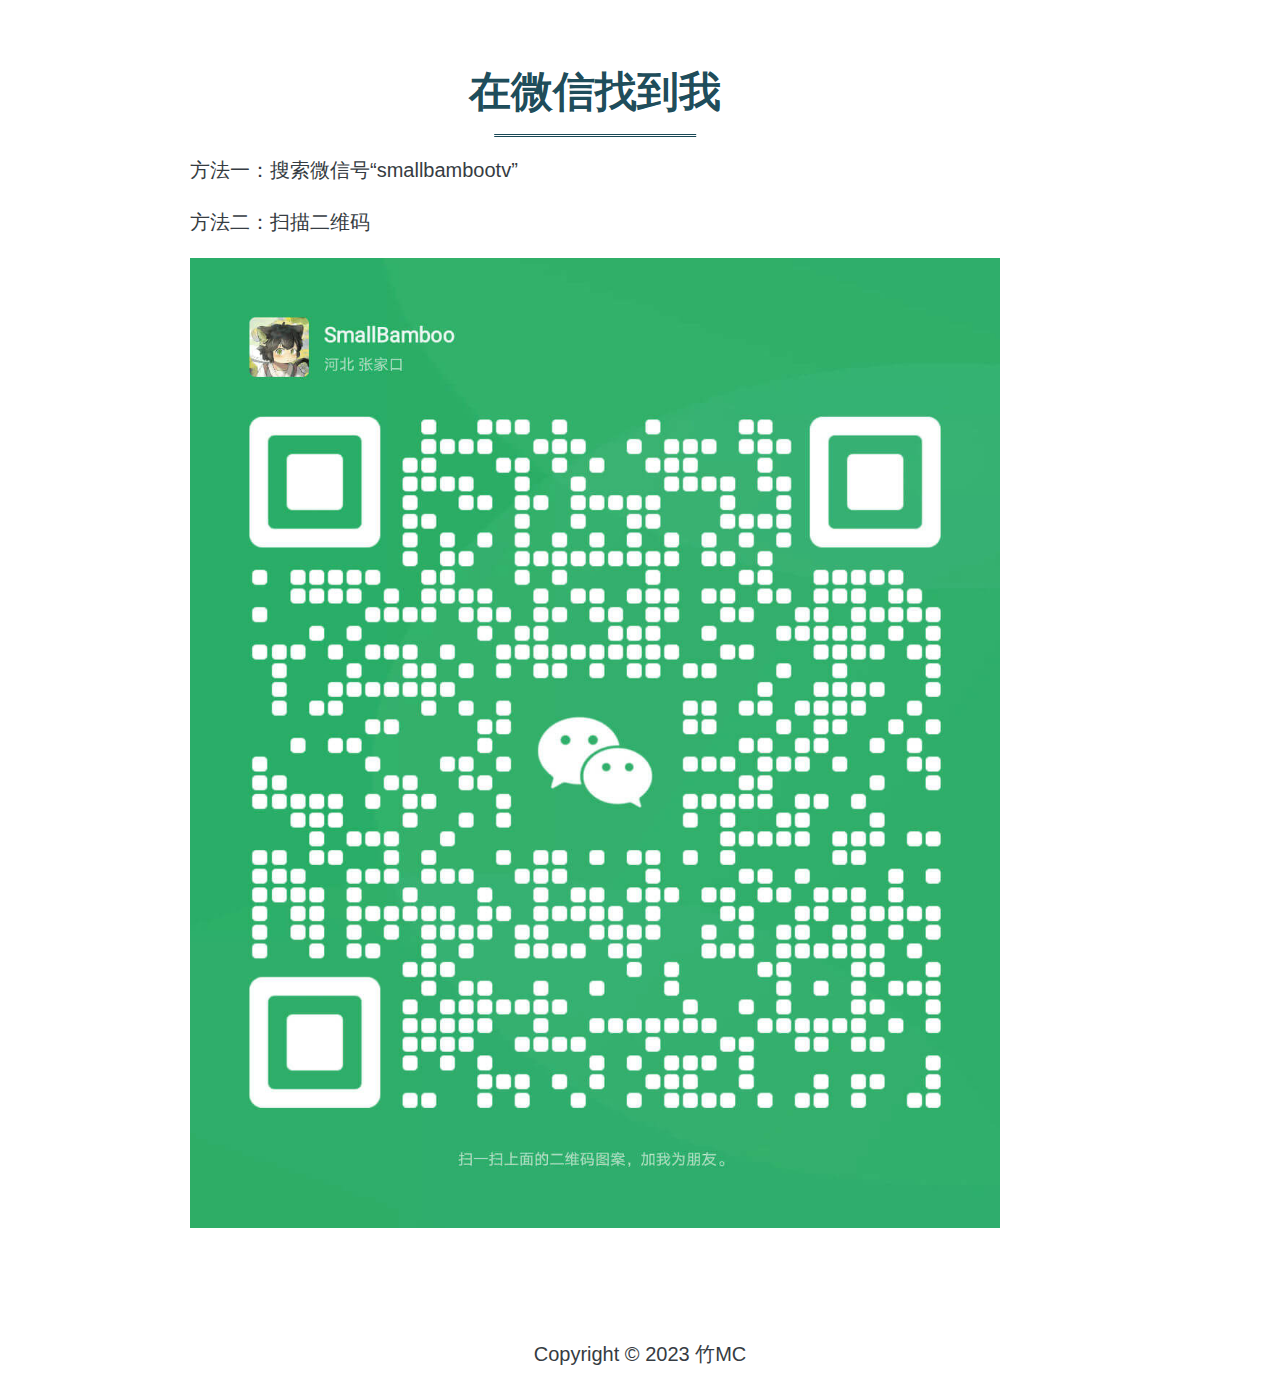
<file: wechat/index.html>
<!doctype html>
<html style='font-size:20px !important'>
<head>
<meta charset='UTF-8'><meta name='viewport' content='width=device-width initial-scale=1'>

<style type='text/css'>html {overflow-x: initial !important;}:root { --bg-color:#ffffff; --text-color:#333333; --select-text-bg-color:#B5D6FC; --select-text-font-color:auto; --monospace:"Lucida Console",Consolas,"Courier",monospace; --title-bar-height:20px; }
.mac-os-11 { --title-bar-height:28px; }
html { font-size: 14px; background-color: var(--bg-color); color: var(--text-color); font-family: "Helvetica Neue", Helvetica, Arial, sans-serif; -webkit-font-smoothing: antialiased; }
body { margin: 0px; padding: 0px; height: auto; inset: 0px; font-size: 1rem; line-height: 1.42857; overflow-x: hidden; background: inherit; tab-size: 4; }
iframe { margin: auto; }
a.url { word-break: break-all; }
a:active, a:hover { outline: 0px; }
.in-text-selection, ::selection { text-shadow: none; background: var(--select-text-bg-color); color: var(--select-text-font-color); }
#write { margin: 0px auto; height: auto; width: inherit; word-break: normal; overflow-wrap: break-word; position: relative; white-space: normal; overflow-x: visible; padding-top: 36px; }
#write.first-line-indent p { text-indent: 2em; }
#write.first-line-indent li p, #write.first-line-indent p * { text-indent: 0px; }
#write.first-line-indent li { margin-left: 2em; }
.for-image #write { padding-left: 8px; padding-right: 8px; }
body.typora-export { padding-left: 30px; padding-right: 30px; }
.typora-export .footnote-line, .typora-export li, .typora-export p { white-space: pre-wrap; }
.typora-export .task-list-item input { pointer-events: none; }
@media screen and (max-width: 500px) {
  body.typora-export { padding-left: 0px; padding-right: 0px; }
  #write { padding-left: 20px; padding-right: 20px; }
}
#write li > figure:last-child { margin-bottom: 0.5rem; }
#write ol, #write ul { position: relative; }
img { max-width: 100%; vertical-align: middle; image-orientation: from-image; }
button, input, select, textarea { color: inherit; font: inherit; }
input[type="checkbox"], input[type="radio"] { line-height: normal; padding: 0px; }
*, ::after, ::before { box-sizing: border-box; }
#write h1, #write h2, #write h3, #write h4, #write h5, #write h6, #write p, #write pre { width: inherit; }
#write h1, #write h2, #write h3, #write h4, #write h5, #write h6, #write p { position: relative; }
p { line-height: inherit; }
h1, h2, h3, h4, h5, h6 { break-after: avoid-page; break-inside: avoid; orphans: 4; }
p { orphans: 4; }
h1 { font-size: 2rem; }
h2 { font-size: 1.8rem; }
h3 { font-size: 1.6rem; }
h4 { font-size: 1.4rem; }
h5 { font-size: 1.2rem; }
h6 { font-size: 1rem; }
.md-math-block, .md-rawblock, h1, h2, h3, h4, h5, h6, p { margin-top: 1rem; margin-bottom: 1rem; }
.hidden { display: none; }
.md-blockmeta { color: rgb(204, 204, 204); font-weight: 700; font-style: italic; }
a { cursor: pointer; }
sup.md-footnote { padding: 2px 4px; background-color: rgba(238, 238, 238, 0.7); color: rgb(85, 85, 85); border-radius: 4px; cursor: pointer; }
sup.md-footnote a, sup.md-footnote a:hover { color: inherit; text-transform: inherit; text-decoration: inherit; }
#write input[type="checkbox"] { cursor: pointer; width: inherit; height: inherit; }
figure { overflow-x: auto; margin: 1.2em 0px; max-width: calc(100% + 16px); padding: 0px; }
figure > table { margin: 0px; }
thead, tr { break-inside: avoid; break-after: auto; }
thead { display: table-header-group; }
table { border-collapse: collapse; border-spacing: 0px; width: 100%; overflow: auto; break-inside: auto; text-align: left; }
table.md-table td { min-width: 32px; }
.CodeMirror-gutters { border-right: 0px; background-color: inherit; }
.CodeMirror-linenumber { user-select: none; }
.CodeMirror { text-align: left; }
.CodeMirror-placeholder { opacity: 0.3; }
.CodeMirror pre { padding: 0px 4px; }
.CodeMirror-lines { padding: 0px; }
div.hr:focus { cursor: none; }
#write pre { white-space: pre-wrap; }
#write.fences-no-line-wrapping pre { white-space: pre; }
#write pre.ty-contain-cm { white-space: normal; }
.CodeMirror-gutters { margin-right: 4px; }
.md-fences { font-size: 0.9rem; display: block; break-inside: avoid; text-align: left; overflow: visible; white-space: pre; background: inherit; position: relative !important; }
.md-fences-adv-panel { width: 100%; margin-top: 10px; text-align: center; padding-top: 0px; padding-bottom: 8px; overflow-x: auto; }
#write .md-fences.mock-cm { white-space: pre-wrap; }
.md-fences.md-fences-with-lineno { padding-left: 0px; }
#write.fences-no-line-wrapping .md-fences.mock-cm { white-space: pre; overflow-x: auto; }
.md-fences.mock-cm.md-fences-with-lineno { padding-left: 8px; }
.CodeMirror-line, twitterwidget { break-inside: avoid; }
svg { break-inside: avoid; }
.footnotes { opacity: 0.8; font-size: 0.9rem; margin-top: 1em; margin-bottom: 1em; }
.footnotes + .footnotes { margin-top: 0px; }
.md-reset { margin: 0px; padding: 0px; border: 0px; outline: 0px; vertical-align: top; background: 0px 0px; text-decoration: none; text-shadow: none; float: none; position: static; width: auto; height: auto; white-space: nowrap; cursor: inherit; -webkit-tap-highlight-color: transparent; line-height: normal; font-weight: 400; text-align: left; box-sizing: content-box; direction: ltr; }
li div { padding-top: 0px; }
blockquote { margin: 1rem 0px; }
li .mathjax-block, li p { margin: 0.5rem 0px; }
li blockquote { margin: 1rem 0px; }
li { margin: 0px; position: relative; }
blockquote > :last-child { margin-bottom: 0px; }
blockquote > :first-child, li > :first-child { margin-top: 0px; }
.footnotes-area { color: rgb(136, 136, 136); margin-top: 0.714rem; padding-bottom: 0.143rem; white-space: normal; }
#write .footnote-line { white-space: pre-wrap; }
@media print {
  body, html { border: 1px solid transparent; height: 99%; break-after: avoid; break-before: avoid; font-variant-ligatures: no-common-ligatures; }
  #write { margin-top: 0px; padding-top: 0px; border-color: transparent !important; padding-bottom: 0px !important; }
  .typora-export * { -webkit-print-color-adjust: exact; }
  .typora-export #write { break-after: avoid; }
  .typora-export #write::after { height: 0px; }
  .is-mac table { break-inside: avoid; }
  .typora-export-show-outline .typora-export-sidebar { display: none; }
}
.footnote-line { margin-top: 0.714em; font-size: 0.7em; }
a img, img a { cursor: pointer; }
pre.md-meta-block { font-size: 0.8rem; min-height: 0.8rem; white-space: pre-wrap; background: rgb(204, 204, 204); display: block; overflow-x: hidden; }
p > .md-image:only-child:not(.md-img-error) img, p > img:only-child { display: block; margin: auto; }
#write.first-line-indent p > .md-image:only-child:not(.md-img-error) img { left: -2em; position: relative; }
p > .md-image:only-child { display: inline-block; width: 100%; }
#write .MathJax_Display { margin: 0.8em 0px 0px; }
.md-math-block { width: 100%; }
.md-math-block:not(:empty)::after { display: none; }
.MathJax_ref { fill: currentcolor; }
[contenteditable="true"]:active, [contenteditable="true"]:focus, [contenteditable="false"]:active, [contenteditable="false"]:focus { outline: 0px; box-shadow: none; }
.md-task-list-item { position: relative; list-style-type: none; }
.task-list-item.md-task-list-item { padding-left: 0px; }
.md-task-list-item > input { position: absolute; top: 0px; left: 0px; margin-left: -1.2em; margin-top: calc(1em - 10px); border: none; }
.math { font-size: 1rem; }
.md-toc { min-height: 3.58rem; position: relative; font-size: 0.9rem; border-radius: 10px; }
.md-toc-content { position: relative; margin-left: 0px; }
.md-toc-content::after, .md-toc::after { display: none; }
.md-toc-item { display: block; color: rgb(65, 131, 196); }
.md-toc-item a { text-decoration: none; }
.md-toc-inner:hover { text-decoration: underline; }
.md-toc-inner { display: inline-block; cursor: pointer; }
.md-toc-h1 .md-toc-inner { margin-left: 0px; font-weight: 700; }
.md-toc-h2 .md-toc-inner { margin-left: 2em; }
.md-toc-h3 .md-toc-inner { margin-left: 4em; }
.md-toc-h4 .md-toc-inner { margin-left: 6em; }
.md-toc-h5 .md-toc-inner { margin-left: 8em; }
.md-toc-h6 .md-toc-inner { margin-left: 10em; }
@media screen and (max-width: 48em) {
  .md-toc-h3 .md-toc-inner { margin-left: 3.5em; }
  .md-toc-h4 .md-toc-inner { margin-left: 5em; }
  .md-toc-h5 .md-toc-inner { margin-left: 6.5em; }
  .md-toc-h6 .md-toc-inner { margin-left: 8em; }
}
a.md-toc-inner { font-size: inherit; font-style: inherit; font-weight: inherit; line-height: inherit; }
.footnote-line a:not(.reversefootnote) { color: inherit; }
.reversefootnote { font-family: ui-monospace, sans-serif; }
.md-attr { display: none; }
.md-fn-count::after { content: "."; }
code, pre, samp, tt { font-family: var(--monospace); }
kbd { margin: 0px 0.1em; padding: 0.1em 0.6em; font-size: 0.8em; color: rgb(36, 39, 41); background: rgb(255, 255, 255); border: 1px solid rgb(173, 179, 185); border-radius: 3px; box-shadow: rgba(12, 13, 14, 0.2) 0px 1px 0px, rgb(255, 255, 255) 0px 0px 0px 2px inset; white-space: nowrap; vertical-align: middle; }
.md-comment { color: rgb(162, 127, 3); opacity: 0.6; font-family: var(--monospace); }
code { text-align: left; vertical-align: initial; }
a.md-print-anchor { white-space: pre !important; border-width: initial !important; border-style: none !important; border-color: initial !important; display: inline-block !important; position: absolute !important; width: 1px !important; right: 0px !important; outline: 0px !important; background: 0px 0px !important; text-decoration: initial !important; text-shadow: initial !important; }
.os-windows.monocolor-emoji .md-emoji { font-family: "Segoe UI Symbol", sans-serif; }
.md-diagram-panel > svg { max-width: 100%; }
[lang="flow"] svg, [lang="mermaid"] svg { max-width: 100%; height: auto; }
[lang="mermaid"] .node text { font-size: 1rem; }
table tr th { border-bottom: 0px; }
video { max-width: 100%; display: block; margin: 0px auto; }
iframe { max-width: 100%; width: 100%; border: none; }
.highlight td, .highlight tr { border: 0px; }
mark { background: rgb(255, 255, 0); color: rgb(0, 0, 0); }
.md-html-inline .md-plain, .md-html-inline strong, mark .md-inline-math, mark strong { color: inherit; }
.md-expand mark .md-meta { opacity: 0.3 !important; }
mark .md-meta { color: rgb(0, 0, 0); }
@media print {
  .typora-export h1, .typora-export h2, .typora-export h3, .typora-export h4, .typora-export h5, .typora-export h6 { break-inside: avoid; }
}
.md-diagram-panel .messageText { stroke: none !important; }
.md-diagram-panel .start-state { fill: var(--node-fill); }
.md-diagram-panel .edgeLabel rect { opacity: 1 !important; }
.md-fences.md-fences-math { font-size: 1em; }
.md-fences-advanced:not(.md-focus) { padding: 0px; white-space: nowrap; border: 0px; }
.md-fences-advanced:not(.md-focus) { background: inherit; }
.typora-export-show-outline .typora-export-content { max-width: 1440px; margin: auto; display: flex; flex-direction: row; }
.typora-export-sidebar { width: 300px; font-size: 0.8rem; margin-top: 80px; margin-right: 18px; }
.typora-export-show-outline #write { --webkit-flex:2; flex: 2 1 0%; }
.typora-export-sidebar .outline-content { position: fixed; top: 0px; max-height: 100%; overflow: hidden auto; padding-bottom: 30px; padding-top: 60px; width: 300px; }
@media screen and (max-width: 1024px) {
  .typora-export-sidebar, .typora-export-sidebar .outline-content { width: 240px; }
}
@media screen and (max-width: 800px) {
  .typora-export-sidebar { display: none; }
}
.outline-content li, .outline-content ul { margin-left: 0px; margin-right: 0px; padding-left: 0px; padding-right: 0px; list-style: none; }
.outline-content ul { margin-top: 0px; margin-bottom: 0px; }
.outline-content strong { font-weight: 400; }
.outline-expander { width: 1rem; height: 1.42857rem; position: relative; display: table-cell; vertical-align: middle; cursor: pointer; padding-left: 4px; }
.outline-expander::before { content: ""; position: relative; font-family: Ionicons; display: inline-block; font-size: 8px; vertical-align: middle; }
.outline-item { padding-top: 3px; padding-bottom: 3px; cursor: pointer; }
.outline-expander:hover::before { content: ""; }
.outline-h1 > .outline-item { padding-left: 0px; }
.outline-h2 > .outline-item { padding-left: 1em; }
.outline-h3 > .outline-item { padding-left: 2em; }
.outline-h4 > .outline-item { padding-left: 3em; }
.outline-h5 > .outline-item { padding-left: 4em; }
.outline-h6 > .outline-item { padding-left: 5em; }
.outline-label { cursor: pointer; display: table-cell; vertical-align: middle; text-decoration: none; color: inherit; }
.outline-label:hover { text-decoration: underline; }
.outline-item:hover { border-color: rgb(245, 245, 245); background-color: var(--item-hover-bg-color); }
.outline-item:hover { margin-left: -28px; margin-right: -28px; border-left: 28px solid transparent; border-right: 28px solid transparent; }
.outline-item-single .outline-expander::before, .outline-item-single .outline-expander:hover::before { display: none; }
.outline-item-open > .outline-item > .outline-expander::before { content: ""; }
.outline-children { display: none; }
.info-panel-tab-wrapper { display: none; }
.outline-item-open > .outline-children { display: block; }
.typora-export .outline-item { padding-top: 1px; padding-bottom: 1px; }
.typora-export .outline-item:hover { margin-right: -8px; border-right: 8px solid transparent; }
.typora-export .outline-expander::before { content: "+"; font-family: inherit; top: -1px; }
.typora-export .outline-expander:hover::before, .typora-export .outline-item-open > .outline-item > .outline-expander::before { content: "−"; }
.typora-export-collapse-outline .outline-children { display: none; }
.typora-export-collapse-outline .outline-item-open > .outline-children, .typora-export-no-collapse-outline .outline-children { display: block; }
.typora-export-no-collapse-outline .outline-expander::before { content: "" !important; }
.typora-export-show-outline .outline-item-active > .outline-item .outline-label { font-weight: 700; }
.md-inline-math-container mjx-container { zoom: 0.95; }
mjx-container { break-inside: avoid; }



.cm-s-inner.CodeMirror {
    background-color: #003444;
    color: #EEFFFF;
    padding: 0.75rem 0.15rem 0.75rem 0.15rem;
    border-radius: 6px;
}

#write .CodeMirror-cursors .CodeMirror-cursor {
    border-left: 2px solid #f0f0f0;
}

.cm-s-inner .cm-header, .cm-s-inner.cm-header {
    color: #A77DF4;
}

.cm-s-inner .CodeMirror-gutters {
    background: #003444;
    color: #546E7A;
    border: none;
}

.code-tooltip {
    box-shadow: 0 1px 1px 0 rgba(0, 28, 36, .3);
    border-top: 1px solid #eef2f2;
    color: #fff;
    background: #003444;
    border-radius: 6px;
}

.cm-s-inner .CodeMirror-guttermarker,
.cm-s-inner .CodeMirror-guttermarker-subtle,
.cm-s-inner .CodeMirror-linenumber {
    color: #546E7A;
}

.cm-s-inner .CodeMirror-cursor {
    border-left: 1px solid #FFCC00;
}

.cm-s-inner.cm-fat-cursor .CodeMirror-cursor {
    background-color: #5d6d5c80 !important;
}
.cm-s-inner .cm-animate-fat-cursor {
    background-color: #5d6d5c80 !important;
}

.cm-s-inner div.CodeMirror-selected {
    background: rgba(128, 203, 196, 0.2);
}

.cm-s-inner.CodeMirror-focused div.CodeMirror-selected {
    background: rgba(128, 203, 196, 0.2);
}

.cm-s-inner .CodeMirror-line::selection,
.cm-s-inner .CodeMirror-line>span::selection,
.cm-s-inner .CodeMirror-line>span>span::selection {
    background:  rgba(0,178,123,0.2);
}

.cm-s-inner .CodeMirror-line::-moz-selection,
.cm-s-inner .CodeMirror-line>span::-moz-selection,
.cm-s-inner .CodeMirror-line>span>span::-moz-selection {
    background: rgba(0,178,123,0.2);
}

.cm-s-inner .CodeMirror-activeline-background {
    background: #003444;
}

.cm-s-inner .cm-keyword {
    color: #C792EA;
}

.cm-s-inner .cm-operator {
    color: #E9EDED;
}

.cm-s-inner .cm-variable-2 {
    color: #80CBC4;
}

.cm-s-inner .cm-variable-3,
.cm-s-inner .cm-type {
    color: #82B1FF;
}

.cm-s-inner .cm-builtin {
    color: #DECB6B;
}

.cm-s-inner .cm-atom {
    color: #F77669;
}

.cm-s-inner .cm-number {
    color: #F77669;
}

.cm-s-inner .cm-def {
    color: #00AEC4;
}

.cm-s-inner .cm-string {
    color: #C3E88D;
}

.cm-s-inner .cm-string-2 {
    color: #80CBC4;
}

.cm-s-inner .cm-comment {
    color: #AEBBC2;
}

.cm-s-inner .cm-variable {
    color: #82B1FF;
}

.cm-s-inner .cm-tag {
    color: #80CBC4;
}

.cm-s-inner .cm-meta {
    color: #80CBC4;
}

.cm-s-inner .cm-attribute {
    color: #FFCB6B;
}

.cm-s-inner .cm-property {
    color: #80CBAE;
}

.cm-s-inner .cm-qualifier {
    color: #DECB6B;
}

.cm-s-inner .cm-variable-3,
.cm-s-inner .cm-type {
    color: #DECB6B;
}

.cm-s-inner .cm-error {
    color: #FFFFFF;
    background-color: #FF5370;
}

.cm-s-inner .CodeMirror-matchingbracket {
    text-decoration: underline;
    color: white !important;
}
@import url('file:///C:/Users/SmallBamboo/AppData/Roaming/Typora/themes/');
@import url('file:///C:/Users/SmallBamboo/AppData/Roaming/Typora/themes/');

/** color vars **/
:root {
  /* system vars*/
  --primary-color: #f0f0f0; /* color of primary buttons */
  --side-bar-bg-color: #003444;
  --active-file-bg-color: #004144; /* sidebar active & hover */
  --active-file-text-color: #ffffff;
  --active-file-border-color: #757575;
  --item-hover-text-color: #fff;
  --item-hover-bg-color: #005C44;  /* sidebar footer item hover*/
  --control-text-color: #ddd;
  --control-text-hover-color: #fff;
  --monospace: 'SourceHanSansSC','JetBrains Mono', -apple-system, sans-serif;

  /* custom vars */
  --theme-primary-color: #00997B; /* rgb(0, 153, 123) */
  --white-color: #fff;

  /* head */
  --head-text-color: #333444;
  --h1-text-color: rgba(0, 52, 68, 0.9);
  --h5-text-color: var(--theme-primary-color);
  --h6-text-color: rgba(0, 153, 123, 0.838);
  --head-prefix-color: #D0D0D0;

  /* text */
  --text-color: #363C42;
  --text-search-hit-color: rosybrown;

  /* highlight */
  --highlight-bg-color: #FFF3F3;
  --highlight-text-color: #FF2F2F;

  /* a link */
  --a-text-color: var(--theme-primary-color);

  /* annotate */
  --annotate-text-color: #8CAA16;

  /* inline code */
  --inline-code-bg-color: #f3f3f3;
  --inline-code-text-color: #00769A;

  /* selection */
  --selection-text-color: rgba(0, 153, 123, 0.2);

  /* check-box */
  --checked-text-color: #ADB5BD;
  --line-through-color: #CFD4DA;
  --border-color: #868E96;

  /* table */
  --table-border-color: #DADCDE;
  --table-cell-bg-color:rgba(0, 153, 123, 0.03);

  /* quote */
  --quote-bg-color: rgba(0, 153, 123, 0.05);
  --quote-text-color: #81888D ;

  /* sidebar */
  --sidebar-footer-dropdown-menu-border-color: #212529;
  --sidebar-footer-dropdown-menu-item-border-color: #ADB5BD;
  --sidebar-footer-item-hover-bg-color: #004544;
  --siderbar-dropdown-menu-text-color: #fff;

  /* sidebar resizer */
  --sidebar-resizer: #6eace2;

  /*--window-border: #e5e5e5;*/
  --window-border: #1F6F57; /*sidebar layout border*/
}


/* global && write area */
#write {
  position: static;
  width: 90%;
  max-width: 900px;
  line-height: 1.6;
  padding: 36px 0 70px;
}
html, body, #write {
  background: var(--white-color);
  font-family: 'SourceHanSansSC','JetBrains Mono', -apple-system, sans-serif;
}
p {
  font-size: 1em;
  font-family: 'SourceHanSansSC', 'JetBrains Mono', -apple-system, sans-serif;
  line-height: 1.6;
  color: var(--text-color);
}


/* search match active*/
.md-search-hit.md-search-select{
  background-color: var(--text-search-hit-color);
}


/* heading */
h1, h2, h3, h4, h5, h6 {
  width: auto;
  line-height: 2;
  font-style: normal;
  margin-top: 14px;
  margin-bottom: 14px;
}
h2, h3, h4 {
  color: var(--head-text-color);
}
h2::before, h3::before, h4::before, h5::before, h6::before,
h2.md-focus::before, h3.md-focus::before, h4.md-focus::before, h5.md-focus::before, h6.md-focus::before {
  position: absolute;
  right: calc(100% + 10px);
  top: 50%;
  transform: translateY(-50%);
  color: var(--head-prefix-color);
  font-size: 0.8rem;
  font-weight: bold;
  font-variant: 'small-caps';
  line-height: 2;
  padding: 0;
  border: 0;
}

#write h1 {
  font-size: 2.1rem;
  font-weight: 900;
  text-align: center;
  color: var(--h1-text-color);
}
#write h1>span{
  position: relative;
  display: inline-block;
}
#write h1>span:after{
  content: '';
  display: block;
  position: absolute;
  border-top: 3px double var(--h1-text-color);
  height: 3px;
  width: 15rem;
  max-width: 80%;
  left: 50%;
  transform: translateX(-50%);
}

#write h2 {
  font-size: 1.7rem;
  font-weight: 800;
}
#write>h2::before {
  content: 'H2';
}

#write h3 {
  font-size: 1.4rem;
  font-weight: 800;
}
#write>h3::before {
  content: 'H3';
}

#write h4, #write h5, #write h5 {
  font-size: 1.2rem;
  font-weight: bold;
}
#write h5 {
  color: var(--h5-text-color);
}
#write h6 {
  color: var(--h6-text-color);
}
#write>h4::before {
  content: 'H4';
}
#write>h5::before {
  content: 'H5';
}
#write>h6::before {
  content: 'H6';
}


/* inline element */
#write a {
  color: var(--a-text-color);
  cursor: pointer;
  padding: 0 3px 0 3px;
  text-decoration: none;
}
#write a:hover {
  text-decoration: none;
  border-bottom: 1px solid;
}

strong {
  font-weight: 700;
}

mark {
  background: var(--highlight-bg-color);
  color: var(--highlight-text-color);
  font-weight: 500;
  padding: 0 2px 0 2px;
  margin: 0 2px 0 2px;
  border-radius: 2px;
}

span.md-comment {
  color: var(--annotate-text-color);
}

/* footnote */
sup.md-footnote {
  color: var(--a-text-color);
  background-color: var(--white-color);
}
.footnotes .md-def-name {
  padding-right: 4ch;
}

/* inline code */
#write code{
  margin: 0 2px;
  padding: 0px 4px;
  font-size: 0.95rem;
  background: var(--inline-code-bg-color);
  display: inline;
  vertical-align: top;
  line-height: 1.6;
  border-radius: 6px;
  font-weight: 700;
  color: var(--inline-code-text-color);
}
.md-hover-tip .code-tooltip-content, .md-hover-tip .md-arrow:after {
  background: var(--side-bar-bg-color);
}
#write *[mdtype="heading"] code{
  font-size: inherit!important;
  vertical-align: baseline;
}

img {
  margin-top: 0.2rem;
  margin-bottom: 0.2rem;
}
p>.md-image:only-child:not(.md-img-error) img, p>img:only-child {
  display: block;
  margin: unset;
}
/* operation img tip dialog */
#user-context-menu>li>a, .dropdown-menu>li>a {
  color: var(--theme-primary-color);
  font-weight: 500;
}
#user-context-menu>li>a:hover, #user-context-menu>li.active>a {
  background: var(--theme-primary-color);
  color: #fff;
}
#zoom-img-menu.context-menu.dropdown-menu>li>a:hover,
#zoom-img-menu.context-menu.dropdown-menu>li.active>a {
  background: var(--theme-primary-color);
  color: #fff;
}
#zoom-img-menu.dropdown-menu .divider {
  background: var(--theme-primary-color);
}

/* underline */
#write u {
  text-decoration: none;
}
#write u>span {
  border-bottom: 1px solid;
}

/* selection */
span::selection, *::selection {
  background: var(--selection-text-color);
}


/* block element */
/* YAML front */
pre.md-meta-block {
  font-size: .85rem;
  color: var(--quote-text-color);
  background: var(--quote-bg-color);
  padding: 1rem;
  border-radius: 8px;
}

/* toc */
#write .md-toc {
  font-size: 1rem;
}
#write a.md-toc-inner {
  color: var(--theme-primary-color);
}
#write a.md-toc-inner:hover {
  text-decoration: underline;
  border-bottom: none;
}
p.md-toc-content {
  line-height: 1.8;
  font-weight: 500;
}
.md-toc-h2 .md-toc-inner {
  margin-left: 1em;
}
.md-toc-h3 .md-toc-inner {
  margin-left: 2em;
}
.md-toc-h4 .md-toc-inner {
  margin-left: 3em;
}
.md-toc-h5 .md-toc-inner {
  margin-left: 4em;
}
.md-toc-h6 .md-toc-inner {
  margin-left: 5em;
}

/* quote */
blockquote {
  position: relative;
  padding: 1rem;
  background-color: var(--quote-bg-color);
  border-radius: 6px;
  line-height: 1;
}
blockquote p {
  color: var(--quote-text-color);
  margin: 0 ;
}
blockquote::before {
  content: '';
  position: absolute;
  top: 0rem;
  left: 0rem;
  height: 100%;
  width: .30rem;
  background: var(--theme-primary-color);
  border-top-left-radius: 6px;
  border-bottom-left-radius: 6px;
}

/* hr */
div[mdtype='hr'] {
  text-align: center;
}
hr {
  border-top: 1px dashed var(--theme-primary-color);
  transform: scaleY(0.5);
  width: 90%;
}

/* ul, ol */
ul>li>ul>li {
  list-style-type: circle;
}
ul>li>ul>li>ul>li {
  list-style-type: disc;
}
ul>li>ul>li>ul>li>ul>li {
  list-style-type: circle;
}
ul>li>ul>li>ul>li>ul>li>ul>li {
  list-style-type: disc;
}
ul>li>ul>li>ul>li>ul>li>ul>li>ul>li {
  list-style-type: circle;
}

ol ul li {
  list-style-type: circle;
}
ol ul>li>ul>li {
  list-style-type: disc;
}
ol ul>li>ul>li>ul>li {
  list-style-type: circle;
}
ol ul>li>ul>li>ul>li>ul>li {
  list-style-type: disc;
}
ol ul>li>ul>li>ul>li>ul>li>ul>li {
  list-style-type: circle;
}
ol ul>li>ul>li>ul>li>ul>li>ul>li>ul>li {
  list-style-type: circle;
}

ol>li>ol>li {
  list-style-type: lower-alpha;
}
ol>li>ol>li>ol>li {
  list-style-type: decimal;
}
ol>li>ol>li>ol>li>ol>li {
  list-style-type: lower-alpha;
}
ol>li>ol>li>ol>li>ol>li>ol>li {
  list-style-type: decimal;
}
ol>li>ol>li>ol>li>ol>li>ol>li>ol>li {
  list-style-type: lower-alpha;
}
ol>li>ol>li>ol>li>ol>li>ol>li>ol>li>ol>li {
  list-style-type: decimal;
}

/* task list */
.task-list-item.md-task-list-item {
  list-style-type: none;
}
.md-task-list-item>input, #write .md-task-list-item>input[type=checkbox] {
  margin-left: -1.6rem;
  width: 0.5rem;
  height: 0.5rem;
}

.md-task-list-item>input:before {
  border: 2px solid var(--border-color);
  width: 1rem;
  height: 1rem;
  background:  var(--white-color);
  content: ' ';
  transition: background-color 200ms ease-in-out;
  display: block;
}
.md-task-list-item>input:checked:before,
.md-task-list-item>input[checked]:before {
  background: var(--theme-primary-color);
  border-width: 1px;
  transition: background-color 200ms ease-in-out;
  border: 2px solid var(--theme-primary-color);
}
.md-task-list-item>input[checked]+p {
  color: var(--checked-text-color);
  text-decoration: line-through;
  text-decoration-color: var(--line-through-color);
}

.md-task-list-item>input:checked:after,
.md-task-list-item>input[checked]:after {
  opacity: 1;
}
.md-task-list-item>input:after {
  opacity: 1;
  -webkit-transition: opacity 0.05s ease-in-out;
  -moz-transition: opacity 0.05s ease-in-out;
  transition: opacity 0.05s ease-in-out;
  -webkit-transform: rotate(-45deg);
  -moz-transform: rotate(-45deg);
  transform: rotate(-45deg);
  position: absolute;
  top: 0.25rem;
  left: 0.19rem;
  width: 0.6rem;
  height: 0.375rem;
  border: 2px solid var(--white-color);
  border-top: 0;
  border-right: 0;
  content: ' ';
  opacity: 0;
}

/* table */
.md-table-edit .btn-default {
  color: inherit;
}
table.md-table {
  width: auto;
  min-width: 80%;
}
table tr:nth-child(2n), table thead  {
  background-color: var(--table-cell-bg-color);
}
table thead {
  font-weight: 900;
}

table tbody tr {
  border-bottom: 1px solid var(--table-border-color);
}
table tr:first-of-type {
  border-top: 1px solid var(--table-border-color);
}
table tr th, table tr td {
  border-left: 1px solid var(--table-border-color);
  padding: 6px 13px;
}
table tr th:last-of-type, table tr td:last-of-type {
  border-right: 1px solid var(--table-border-color);
}

/* code */
.auto-suggest-container {
  border: 1px solid var(--theme-primary-color);
}
.auto-suggest-container li:hover, .auto-suggest-container li.active {
  color: #fff;
  background: var(--theme-primary-color);
}


/* outline */
#toc-dropmenu {
  width: 400px;
}
#toc-dropmenu.open {
  background: var(--side-bar-bg-color);
  color: var(--white-color);
}
#toc-dropmenu .outline-title-wrapper .outline-title {
  font-weight: 900;
}
#toc-dropmenu .outline-title-wrapper {
  height: 2.5rem;
}
.outline-title-wrapper .btn {
  color: var(--white-color);
  line-height: 2.5rem;
  vertical-align: middle;
}

.dropdown-menu .divider {
  background: var(--white-color);
}
.outline-item:hover {
  background: var(--active-file-bg-color);
}
.outline-expander {
  display: inline-block;
  margin-right: 0.4rem;
}
.outline-label {
  display: inline-block;
  white-space: nowrap;
  overflow: hidden;
  text-overflow: ellipsis;
  width: calc(100% - 1.5rem);
}
.outline-label:hover {
  text-decoration: none;
}


/* notification */
#md-notification:before {
  top: 18px;
}
#md-notification p {
  color: var(--theme-primary-color);
  font-weight: 500;
}
.btn-default {
  background: var(--theme-primary-color);
  color: var(--white-color);
}
.btn-default.active, .btn-default.focus, .btn-default:active,
.btn-default:focus, .btn-default:hover,
.open>.dropdown-toggle.btn-default {
  color: var(--theme-primary-color);
  border: 1px solid var(--theme-primary-color);
  background: var(--white-color);
}


/* sidebar */
.sidebar-menu {
  color: var(--siderbar-dropdown-menu-text-color);
}
.sidebar-menu .sidebar-content  .sidebar-content-content {
  font-weight: 500;
}

#file-library-tree .file-tree-node {
  padding-left: 1.5em;
  color: var(--control-text-color);
  padding-top: 6px;
  white-space: nowrap;
  line-height: 1.5;
}
.file-tree-node .file-node-content:hover {
  cursor: pointer;
}
#file-library-tree .file-node-expanded>.file-node-content>.fa-folder:before {
  content: '\f07c';
}
#file-library-tree .fa-file-text-o:before {
  content: '\f1ce'
}

.file-tree-node.active>.file-node-background {
  border-left: 4px solid var(--theme-primary-color);
}
#typora-sidebar .file-list-item.file-library-node:not(.active):hover {
  background: var(--active-file-bg-color);
}
#typora-sidebar .file-tree-node.file-library-file-node:not(.active):hover .file-node-background {
  background: var(--active-file-bg-color);
  height: 2.2rem;
}

/* siderbar footer*/
.sidebar-footer-main-item #sidebar-files-menu {
  border: 1px solid var(--sidebar-footer-dropdown-menu-border-color);
}
.sidebar-menu  .dropdown-menu>li>a, .sidebar-menu .dropdown-menu>li>a:focus, .sidebar-menu .dropdown-menu>li>a:hover {
  color: var(--siderbar-dropdown-menu-text-color);
}
.dropdown-menu>li>a:hover {
  background: var(--active-file-bg-color);
}
.sidebar-footer-main-item .dropdown-menu .menuitem-group-label {
  font-weight: 500;
}
.dropdown-menu .selected-folder-menu-item a:after {
  color: var(--theme-primary-color);
}
.file-sort-item .ty-side-sort-btn {
  cursor: pointer;
}
#sidebar-files-menu>.show+.menuitem-group-label.show {
  border-top: 1px solid var(--sidebar-footer-dropdown-menu-item-border-color);
}
.footer-item:hover, .sidebar-footer-item:hover {
  background: var(--sidebar-footer-item-hover-bg-color);
}

/* sidebar search*/
.sidebar-menu .ty-sidebar-search-panel #file-library-search-input {
  color: var(--white-color);
}


/* resizer */
#typora-sidebar-resizer.dragging{
  color: var(--sidebar-resizer);
}


/* print style */
@media print {
  .typora-export * {
    -webkit-print-color-adjust: exact;
  }

  #write>h1::before, #write>h2::before, #write>h3::before, #write>h4::before, #write>h5::before, #write>h6::before {
    content: '';
    bottom: 1rem;
  }

  #write u {
    text-decoration: none;
  }
  #write u>span {
    border-bottom: 1px solid;
  }
}


/* source code */
#typora-source {
  font-family: 'SourceHanSansSC','JetBrains Mono', -apple-system, sans-serif;
  line-height: 1.6;
}
#typora-source .cm-header {
  color: var(--theme-primary-color);
}



</style><title>在微信找到我</title>
</head>
<body class='typora-export os-windows'><div class='typora-export-content'>
<div id='write'  class=''><h1 id='在微信找到我'><span>在微信找到我</span></h1><p><span>方法一：搜索微信号“smallbambootv”</span></p><p><span>方法二：扫描二维码</span></p><p><img src="./wechat.jpg" referrerpolicy="no-referrer" alt="wechat"></p></div></div>
<center><p>Copyright © 2023 竹MC</p></center></body>
</html>
</file>
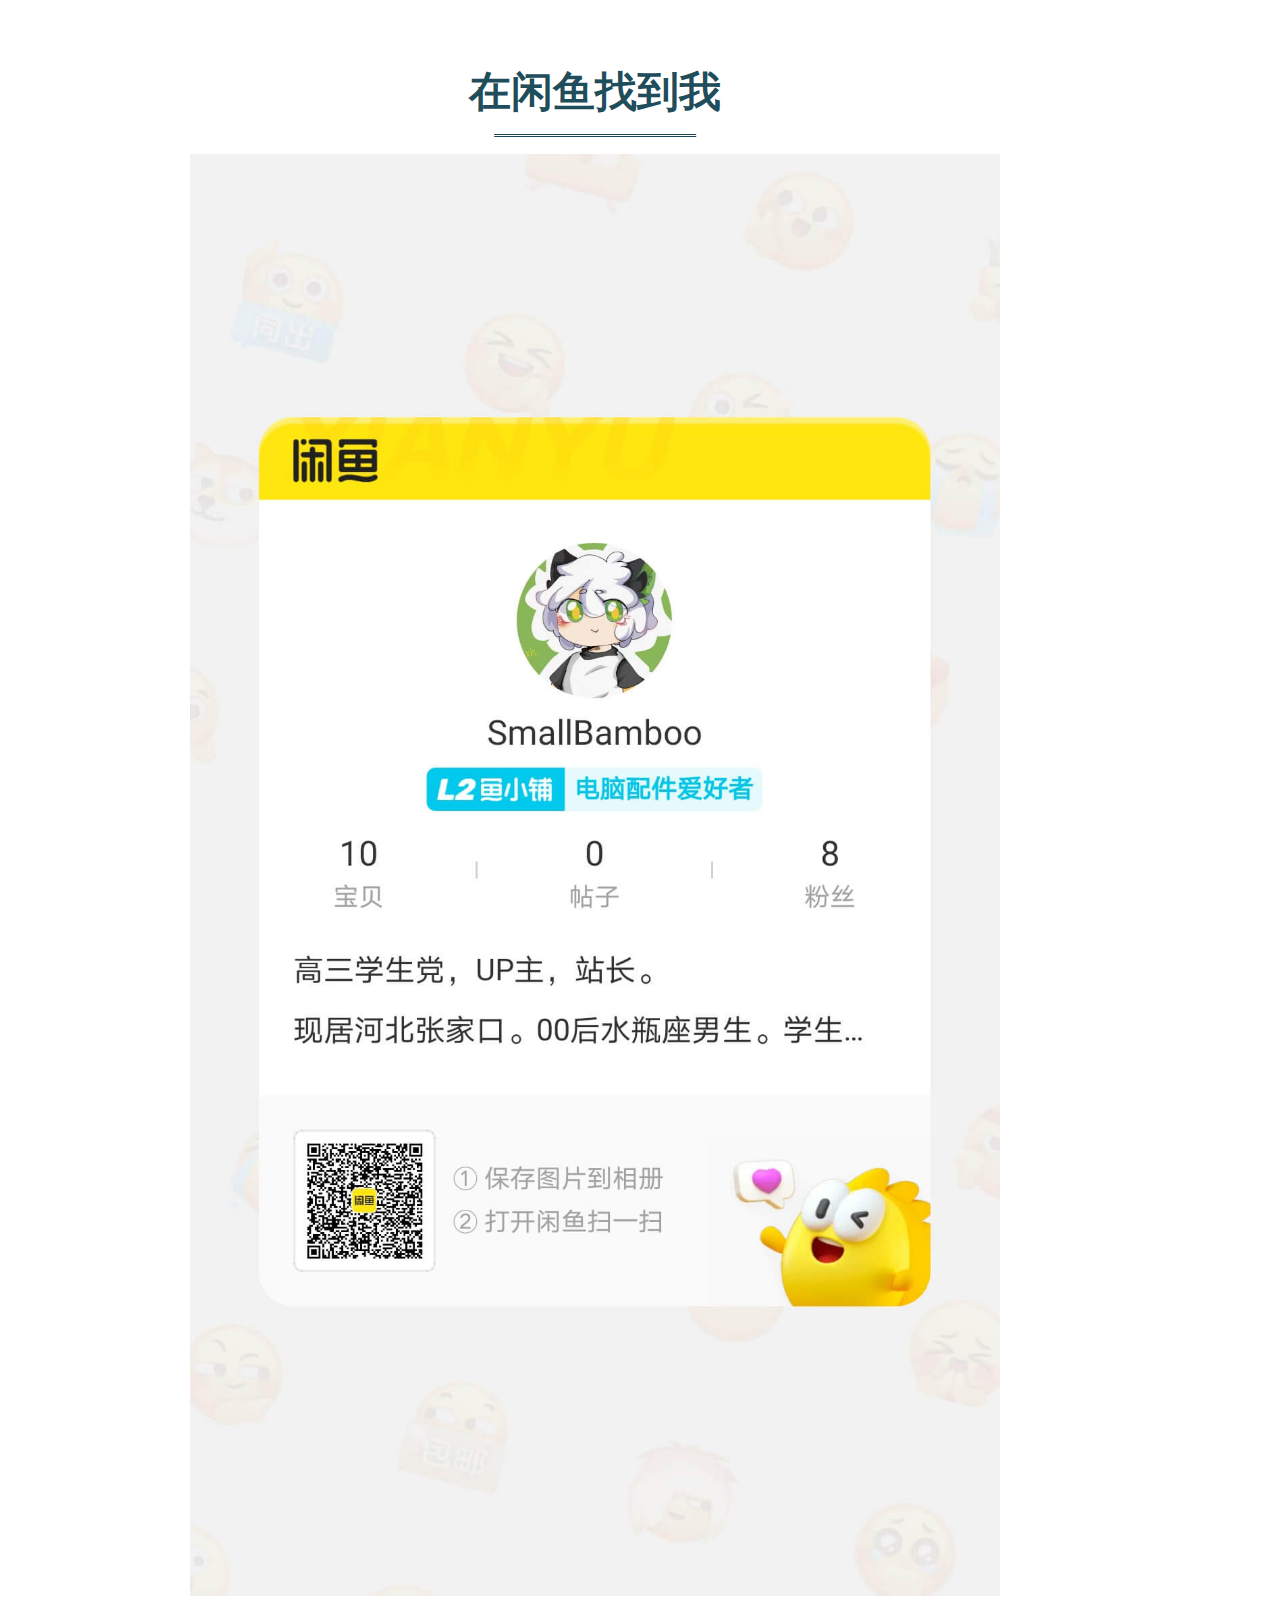
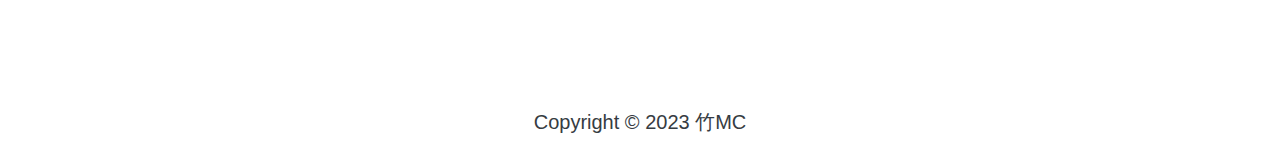
<file: xianyu/index.html>
<!doctype html>
<html style='font-size:20px !important'>
<head>
<meta charset='UTF-8'><meta name='viewport' content='width=device-width initial-scale=1'>

<style type='text/css'>html {overflow-x: initial !important;}:root { --bg-color:#ffffff; --text-color:#333333; --select-text-bg-color:#B5D6FC; --select-text-font-color:auto; --monospace:"Lucida Console",Consolas,"Courier",monospace; --title-bar-height:20px; }
.mac-os-11 { --title-bar-height:28px; }
html { font-size: 14px; background-color: var(--bg-color); color: var(--text-color); font-family: "Helvetica Neue", Helvetica, Arial, sans-serif; -webkit-font-smoothing: antialiased; }
body { margin: 0px; padding: 0px; height: auto; inset: 0px; font-size: 1rem; line-height: 1.42857; overflow-x: hidden; background: inherit; tab-size: 4; }
iframe { margin: auto; }
a.url { word-break: break-all; }
a:active, a:hover { outline: 0px; }
.in-text-selection, ::selection { text-shadow: none; background: var(--select-text-bg-color); color: var(--select-text-font-color); }
#write { margin: 0px auto; height: auto; width: inherit; word-break: normal; overflow-wrap: break-word; position: relative; white-space: normal; overflow-x: visible; padding-top: 36px; }
#write.first-line-indent p { text-indent: 2em; }
#write.first-line-indent li p, #write.first-line-indent p * { text-indent: 0px; }
#write.first-line-indent li { margin-left: 2em; }
.for-image #write { padding-left: 8px; padding-right: 8px; }
body.typora-export { padding-left: 30px; padding-right: 30px; }
.typora-export .footnote-line, .typora-export li, .typora-export p { white-space: pre-wrap; }
.typora-export .task-list-item input { pointer-events: none; }
@media screen and (max-width: 500px) {
  body.typora-export { padding-left: 0px; padding-right: 0px; }
  #write { padding-left: 20px; padding-right: 20px; }
}
#write li > figure:last-child { margin-bottom: 0.5rem; }
#write ol, #write ul { position: relative; }
img { max-width: 100%; vertical-align: middle; image-orientation: from-image; }
button, input, select, textarea { color: inherit; font: inherit; }
input[type="checkbox"], input[type="radio"] { line-height: normal; padding: 0px; }
*, ::after, ::before { box-sizing: border-box; }
#write h1, #write h2, #write h3, #write h4, #write h5, #write h6, #write p, #write pre { width: inherit; }
#write h1, #write h2, #write h3, #write h4, #write h5, #write h6, #write p { position: relative; }
p { line-height: inherit; }
h1, h2, h3, h4, h5, h6 { break-after: avoid-page; break-inside: avoid; orphans: 4; }
p { orphans: 4; }
h1 { font-size: 2rem; }
h2 { font-size: 1.8rem; }
h3 { font-size: 1.6rem; }
h4 { font-size: 1.4rem; }
h5 { font-size: 1.2rem; }
h6 { font-size: 1rem; }
.md-math-block, .md-rawblock, h1, h2, h3, h4, h5, h6, p { margin-top: 1rem; margin-bottom: 1rem; }
.hidden { display: none; }
.md-blockmeta { color: rgb(204, 204, 204); font-weight: 700; font-style: italic; }
a { cursor: pointer; }
sup.md-footnote { padding: 2px 4px; background-color: rgba(238, 238, 238, 0.7); color: rgb(85, 85, 85); border-radius: 4px; cursor: pointer; }
sup.md-footnote a, sup.md-footnote a:hover { color: inherit; text-transform: inherit; text-decoration: inherit; }
#write input[type="checkbox"] { cursor: pointer; width: inherit; height: inherit; }
figure { overflow-x: auto; margin: 1.2em 0px; max-width: calc(100% + 16px); padding: 0px; }
figure > table { margin: 0px; }
thead, tr { break-inside: avoid; break-after: auto; }
thead { display: table-header-group; }
table { border-collapse: collapse; border-spacing: 0px; width: 100%; overflow: auto; break-inside: auto; text-align: left; }
table.md-table td { min-width: 32px; }
.CodeMirror-gutters { border-right: 0px; background-color: inherit; }
.CodeMirror-linenumber { user-select: none; }
.CodeMirror { text-align: left; }
.CodeMirror-placeholder { opacity: 0.3; }
.CodeMirror pre { padding: 0px 4px; }
.CodeMirror-lines { padding: 0px; }
div.hr:focus { cursor: none; }
#write pre { white-space: pre-wrap; }
#write.fences-no-line-wrapping pre { white-space: pre; }
#write pre.ty-contain-cm { white-space: normal; }
.CodeMirror-gutters { margin-right: 4px; }
.md-fences { font-size: 0.9rem; display: block; break-inside: avoid; text-align: left; overflow: visible; white-space: pre; background: inherit; position: relative !important; }
.md-fences-adv-panel { width: 100%; margin-top: 10px; text-align: center; padding-top: 0px; padding-bottom: 8px; overflow-x: auto; }
#write .md-fences.mock-cm { white-space: pre-wrap; }
.md-fences.md-fences-with-lineno { padding-left: 0px; }
#write.fences-no-line-wrapping .md-fences.mock-cm { white-space: pre; overflow-x: auto; }
.md-fences.mock-cm.md-fences-with-lineno { padding-left: 8px; }
.CodeMirror-line, twitterwidget { break-inside: avoid; }
svg { break-inside: avoid; }
.footnotes { opacity: 0.8; font-size: 0.9rem; margin-top: 1em; margin-bottom: 1em; }
.footnotes + .footnotes { margin-top: 0px; }
.md-reset { margin: 0px; padding: 0px; border: 0px; outline: 0px; vertical-align: top; background: 0px 0px; text-decoration: none; text-shadow: none; float: none; position: static; width: auto; height: auto; white-space: nowrap; cursor: inherit; -webkit-tap-highlight-color: transparent; line-height: normal; font-weight: 400; text-align: left; box-sizing: content-box; direction: ltr; }
li div { padding-top: 0px; }
blockquote { margin: 1rem 0px; }
li .mathjax-block, li p { margin: 0.5rem 0px; }
li blockquote { margin: 1rem 0px; }
li { margin: 0px; position: relative; }
blockquote > :last-child { margin-bottom: 0px; }
blockquote > :first-child, li > :first-child { margin-top: 0px; }
.footnotes-area { color: rgb(136, 136, 136); margin-top: 0.714rem; padding-bottom: 0.143rem; white-space: normal; }
#write .footnote-line { white-space: pre-wrap; }
@media print {
  body, html { border: 1px solid transparent; height: 99%; break-after: avoid; break-before: avoid; font-variant-ligatures: no-common-ligatures; }
  #write { margin-top: 0px; padding-top: 0px; border-color: transparent !important; padding-bottom: 0px !important; }
  .typora-export * { -webkit-print-color-adjust: exact; }
  .typora-export #write { break-after: avoid; }
  .typora-export #write::after { height: 0px; }
  .is-mac table { break-inside: avoid; }
  .typora-export-show-outline .typora-export-sidebar { display: none; }
}
.footnote-line { margin-top: 0.714em; font-size: 0.7em; }
a img, img a { cursor: pointer; }
pre.md-meta-block { font-size: 0.8rem; min-height: 0.8rem; white-space: pre-wrap; background: rgb(204, 204, 204); display: block; overflow-x: hidden; }
p > .md-image:only-child:not(.md-img-error) img, p > img:only-child { display: block; margin: auto; }
#write.first-line-indent p > .md-image:only-child:not(.md-img-error) img { left: -2em; position: relative; }
p > .md-image:only-child { display: inline-block; width: 100%; }
#write .MathJax_Display { margin: 0.8em 0px 0px; }
.md-math-block { width: 100%; }
.md-math-block:not(:empty)::after { display: none; }
.MathJax_ref { fill: currentcolor; }
[contenteditable="true"]:active, [contenteditable="true"]:focus, [contenteditable="false"]:active, [contenteditable="false"]:focus { outline: 0px; box-shadow: none; }
.md-task-list-item { position: relative; list-style-type: none; }
.task-list-item.md-task-list-item { padding-left: 0px; }
.md-task-list-item > input { position: absolute; top: 0px; left: 0px; margin-left: -1.2em; margin-top: calc(1em - 10px); border: none; }
.math { font-size: 1rem; }
.md-toc { min-height: 3.58rem; position: relative; font-size: 0.9rem; border-radius: 10px; }
.md-toc-content { position: relative; margin-left: 0px; }
.md-toc-content::after, .md-toc::after { display: none; }
.md-toc-item { display: block; color: rgb(65, 131, 196); }
.md-toc-item a { text-decoration: none; }
.md-toc-inner:hover { text-decoration: underline; }
.md-toc-inner { display: inline-block; cursor: pointer; }
.md-toc-h1 .md-toc-inner { margin-left: 0px; font-weight: 700; }
.md-toc-h2 .md-toc-inner { margin-left: 2em; }
.md-toc-h3 .md-toc-inner { margin-left: 4em; }
.md-toc-h4 .md-toc-inner { margin-left: 6em; }
.md-toc-h5 .md-toc-inner { margin-left: 8em; }
.md-toc-h6 .md-toc-inner { margin-left: 10em; }
@media screen and (max-width: 48em) {
  .md-toc-h3 .md-toc-inner { margin-left: 3.5em; }
  .md-toc-h4 .md-toc-inner { margin-left: 5em; }
  .md-toc-h5 .md-toc-inner { margin-left: 6.5em; }
  .md-toc-h6 .md-toc-inner { margin-left: 8em; }
}
a.md-toc-inner { font-size: inherit; font-style: inherit; font-weight: inherit; line-height: inherit; }
.footnote-line a:not(.reversefootnote) { color: inherit; }
.reversefootnote { font-family: ui-monospace, sans-serif; }
.md-attr { display: none; }
.md-fn-count::after { content: "."; }
code, pre, samp, tt { font-family: var(--monospace); }
kbd { margin: 0px 0.1em; padding: 0.1em 0.6em; font-size: 0.8em; color: rgb(36, 39, 41); background: rgb(255, 255, 255); border: 1px solid rgb(173, 179, 185); border-radius: 3px; box-shadow: rgba(12, 13, 14, 0.2) 0px 1px 0px, rgb(255, 255, 255) 0px 0px 0px 2px inset; white-space: nowrap; vertical-align: middle; }
.md-comment { color: rgb(162, 127, 3); opacity: 0.6; font-family: var(--monospace); }
code { text-align: left; vertical-align: initial; }
a.md-print-anchor { white-space: pre !important; border-width: initial !important; border-style: none !important; border-color: initial !important; display: inline-block !important; position: absolute !important; width: 1px !important; right: 0px !important; outline: 0px !important; background: 0px 0px !important; text-decoration: initial !important; text-shadow: initial !important; }
.os-windows.monocolor-emoji .md-emoji { font-family: "Segoe UI Symbol", sans-serif; }
.md-diagram-panel > svg { max-width: 100%; }
[lang="flow"] svg, [lang="mermaid"] svg { max-width: 100%; height: auto; }
[lang="mermaid"] .node text { font-size: 1rem; }
table tr th { border-bottom: 0px; }
video { max-width: 100%; display: block; margin: 0px auto; }
iframe { max-width: 100%; width: 100%; border: none; }
.highlight td, .highlight tr { border: 0px; }
mark { background: rgb(255, 255, 0); color: rgb(0, 0, 0); }
.md-html-inline .md-plain, .md-html-inline strong, mark .md-inline-math, mark strong { color: inherit; }
.md-expand mark .md-meta { opacity: 0.3 !important; }
mark .md-meta { color: rgb(0, 0, 0); }
@media print {
  .typora-export h1, .typora-export h2, .typora-export h3, .typora-export h4, .typora-export h5, .typora-export h6 { break-inside: avoid; }
}
.md-diagram-panel .messageText { stroke: none !important; }
.md-diagram-panel .start-state { fill: var(--node-fill); }
.md-diagram-panel .edgeLabel rect { opacity: 1 !important; }
.md-fences.md-fences-math { font-size: 1em; }
.md-fences-advanced:not(.md-focus) { padding: 0px; white-space: nowrap; border: 0px; }
.md-fences-advanced:not(.md-focus) { background: inherit; }
.typora-export-show-outline .typora-export-content { max-width: 1440px; margin: auto; display: flex; flex-direction: row; }
.typora-export-sidebar { width: 300px; font-size: 0.8rem; margin-top: 80px; margin-right: 18px; }
.typora-export-show-outline #write { --webkit-flex:2; flex: 2 1 0%; }
.typora-export-sidebar .outline-content { position: fixed; top: 0px; max-height: 100%; overflow: hidden auto; padding-bottom: 30px; padding-top: 60px; width: 300px; }
@media screen and (max-width: 1024px) {
  .typora-export-sidebar, .typora-export-sidebar .outline-content { width: 240px; }
}
@media screen and (max-width: 800px) {
  .typora-export-sidebar { display: none; }
}
.outline-content li, .outline-content ul { margin-left: 0px; margin-right: 0px; padding-left: 0px; padding-right: 0px; list-style: none; }
.outline-content ul { margin-top: 0px; margin-bottom: 0px; }
.outline-content strong { font-weight: 400; }
.outline-expander { width: 1rem; height: 1.42857rem; position: relative; display: table-cell; vertical-align: middle; cursor: pointer; padding-left: 4px; }
.outline-expander::before { content: ""; position: relative; font-family: Ionicons; display: inline-block; font-size: 8px; vertical-align: middle; }
.outline-item { padding-top: 3px; padding-bottom: 3px; cursor: pointer; }
.outline-expander:hover::before { content: ""; }
.outline-h1 > .outline-item { padding-left: 0px; }
.outline-h2 > .outline-item { padding-left: 1em; }
.outline-h3 > .outline-item { padding-left: 2em; }
.outline-h4 > .outline-item { padding-left: 3em; }
.outline-h5 > .outline-item { padding-left: 4em; }
.outline-h6 > .outline-item { padding-left: 5em; }
.outline-label { cursor: pointer; display: table-cell; vertical-align: middle; text-decoration: none; color: inherit; }
.outline-label:hover { text-decoration: underline; }
.outline-item:hover { border-color: rgb(245, 245, 245); background-color: var(--item-hover-bg-color); }
.outline-item:hover { margin-left: -28px; margin-right: -28px; border-left: 28px solid transparent; border-right: 28px solid transparent; }
.outline-item-single .outline-expander::before, .outline-item-single .outline-expander:hover::before { display: none; }
.outline-item-open > .outline-item > .outline-expander::before { content: ""; }
.outline-children { display: none; }
.info-panel-tab-wrapper { display: none; }
.outline-item-open > .outline-children { display: block; }
.typora-export .outline-item { padding-top: 1px; padding-bottom: 1px; }
.typora-export .outline-item:hover { margin-right: -8px; border-right: 8px solid transparent; }
.typora-export .outline-expander::before { content: "+"; font-family: inherit; top: -1px; }
.typora-export .outline-expander:hover::before, .typora-export .outline-item-open > .outline-item > .outline-expander::before { content: "−"; }
.typora-export-collapse-outline .outline-children { display: none; }
.typora-export-collapse-outline .outline-item-open > .outline-children, .typora-export-no-collapse-outline .outline-children { display: block; }
.typora-export-no-collapse-outline .outline-expander::before { content: "" !important; }
.typora-export-show-outline .outline-item-active > .outline-item .outline-label { font-weight: 700; }
.md-inline-math-container mjx-container { zoom: 0.95; }
mjx-container { break-inside: avoid; }



.cm-s-inner.CodeMirror {
    background-color: #003444;
    color: #EEFFFF;
    padding: 0.75rem 0.15rem 0.75rem 0.15rem;
    border-radius: 6px;
}

#write .CodeMirror-cursors .CodeMirror-cursor {
    border-left: 2px solid #f0f0f0;
}

.cm-s-inner .cm-header, .cm-s-inner.cm-header {
    color: #A77DF4;
}

.cm-s-inner .CodeMirror-gutters {
    background: #003444;
    color: #546E7A;
    border: none;
}

.code-tooltip {
    box-shadow: 0 1px 1px 0 rgba(0, 28, 36, .3);
    border-top: 1px solid #eef2f2;
    color: #fff;
    background: #003444;
    border-radius: 6px;
}

.cm-s-inner .CodeMirror-guttermarker,
.cm-s-inner .CodeMirror-guttermarker-subtle,
.cm-s-inner .CodeMirror-linenumber {
    color: #546E7A;
}

.cm-s-inner .CodeMirror-cursor {
    border-left: 1px solid #FFCC00;
}

.cm-s-inner.cm-fat-cursor .CodeMirror-cursor {
    background-color: #5d6d5c80 !important;
}
.cm-s-inner .cm-animate-fat-cursor {
    background-color: #5d6d5c80 !important;
}

.cm-s-inner div.CodeMirror-selected {
    background: rgba(128, 203, 196, 0.2);
}

.cm-s-inner.CodeMirror-focused div.CodeMirror-selected {
    background: rgba(128, 203, 196, 0.2);
}

.cm-s-inner .CodeMirror-line::selection,
.cm-s-inner .CodeMirror-line>span::selection,
.cm-s-inner .CodeMirror-line>span>span::selection {
    background:  rgba(0,178,123,0.2);
}

.cm-s-inner .CodeMirror-line::-moz-selection,
.cm-s-inner .CodeMirror-line>span::-moz-selection,
.cm-s-inner .CodeMirror-line>span>span::-moz-selection {
    background: rgba(0,178,123,0.2);
}

.cm-s-inner .CodeMirror-activeline-background {
    background: #003444;
}

.cm-s-inner .cm-keyword {
    color: #C792EA;
}

.cm-s-inner .cm-operator {
    color: #E9EDED;
}

.cm-s-inner .cm-variable-2 {
    color: #80CBC4;
}

.cm-s-inner .cm-variable-3,
.cm-s-inner .cm-type {
    color: #82B1FF;
}

.cm-s-inner .cm-builtin {
    color: #DECB6B;
}

.cm-s-inner .cm-atom {
    color: #F77669;
}

.cm-s-inner .cm-number {
    color: #F77669;
}

.cm-s-inner .cm-def {
    color: #00AEC4;
}

.cm-s-inner .cm-string {
    color: #C3E88D;
}

.cm-s-inner .cm-string-2 {
    color: #80CBC4;
}

.cm-s-inner .cm-comment {
    color: #AEBBC2;
}

.cm-s-inner .cm-variable {
    color: #82B1FF;
}

.cm-s-inner .cm-tag {
    color: #80CBC4;
}

.cm-s-inner .cm-meta {
    color: #80CBC4;
}

.cm-s-inner .cm-attribute {
    color: #FFCB6B;
}

.cm-s-inner .cm-property {
    color: #80CBAE;
}

.cm-s-inner .cm-qualifier {
    color: #DECB6B;
}

.cm-s-inner .cm-variable-3,
.cm-s-inner .cm-type {
    color: #DECB6B;
}

.cm-s-inner .cm-error {
    color: #FFFFFF;
    background-color: #FF5370;
}

.cm-s-inner .CodeMirror-matchingbracket {
    text-decoration: underline;
    color: white !important;
}
@import url('file:///C:/Users/SmallBamboo/AppData/Roaming/Typora/themes/');
@import url('file:///C:/Users/SmallBamboo/AppData/Roaming/Typora/themes/');

/** color vars **/
:root {
  /* system vars*/
  --primary-color: #f0f0f0; /* color of primary buttons */
  --side-bar-bg-color: #003444;
  --active-file-bg-color: #004144; /* sidebar active & hover */
  --active-file-text-color: #ffffff;
  --active-file-border-color: #757575;
  --item-hover-text-color: #fff;
  --item-hover-bg-color: #005C44;  /* sidebar footer item hover*/
  --control-text-color: #ddd;
  --control-text-hover-color: #fff;
  --monospace: 'SourceHanSansSC','JetBrains Mono', -apple-system, sans-serif;

  /* custom vars */
  --theme-primary-color: #00997B; /* rgb(0, 153, 123) */
  --white-color: #fff;

  /* head */
  --head-text-color: #333444;
  --h1-text-color: rgba(0, 52, 68, 0.9);
  --h5-text-color: var(--theme-primary-color);
  --h6-text-color: rgba(0, 153, 123, 0.838);
  --head-prefix-color: #D0D0D0;

  /* text */
  --text-color: #363C42;
  --text-search-hit-color: rosybrown;

  /* highlight */
  --highlight-bg-color: #FFF3F3;
  --highlight-text-color: #FF2F2F;

  /* a link */
  --a-text-color: var(--theme-primary-color);

  /* annotate */
  --annotate-text-color: #8CAA16;

  /* inline code */
  --inline-code-bg-color: #f3f3f3;
  --inline-code-text-color: #00769A;

  /* selection */
  --selection-text-color: rgba(0, 153, 123, 0.2);

  /* check-box */
  --checked-text-color: #ADB5BD;
  --line-through-color: #CFD4DA;
  --border-color: #868E96;

  /* table */
  --table-border-color: #DADCDE;
  --table-cell-bg-color:rgba(0, 153, 123, 0.03);

  /* quote */
  --quote-bg-color: rgba(0, 153, 123, 0.05);
  --quote-text-color: #81888D ;

  /* sidebar */
  --sidebar-footer-dropdown-menu-border-color: #212529;
  --sidebar-footer-dropdown-menu-item-border-color: #ADB5BD;
  --sidebar-footer-item-hover-bg-color: #004544;
  --siderbar-dropdown-menu-text-color: #fff;

  /* sidebar resizer */
  --sidebar-resizer: #6eace2;

  /*--window-border: #e5e5e5;*/
  --window-border: #1F6F57; /*sidebar layout border*/
}


/* global && write area */
#write {
  position: static;
  width: 90%;
  max-width: 900px;
  line-height: 1.6;
  padding: 36px 0 70px;
}
html, body, #write {
  background: var(--white-color);
  font-family: 'SourceHanSansSC','JetBrains Mono', -apple-system, sans-serif;
}
p {
  font-size: 1em;
  font-family: 'SourceHanSansSC', 'JetBrains Mono', -apple-system, sans-serif;
  line-height: 1.6;
  color: var(--text-color);
}


/* search match active*/
.md-search-hit.md-search-select{
  background-color: var(--text-search-hit-color);
}


/* heading */
h1, h2, h3, h4, h5, h6 {
  width: auto;
  line-height: 2;
  font-style: normal;
  margin-top: 14px;
  margin-bottom: 14px;
}
h2, h3, h4 {
  color: var(--head-text-color);
}
h2::before, h3::before, h4::before, h5::before, h6::before,
h2.md-focus::before, h3.md-focus::before, h4.md-focus::before, h5.md-focus::before, h6.md-focus::before {
  position: absolute;
  right: calc(100% + 10px);
  top: 50%;
  transform: translateY(-50%);
  color: var(--head-prefix-color);
  font-size: 0.8rem;
  font-weight: bold;
  font-variant: 'small-caps';
  line-height: 2;
  padding: 0;
  border: 0;
}

#write h1 {
  font-size: 2.1rem;
  font-weight: 900;
  text-align: center;
  color: var(--h1-text-color);
}
#write h1>span{
  position: relative;
  display: inline-block;
}
#write h1>span:after{
  content: '';
  display: block;
  position: absolute;
  border-top: 3px double var(--h1-text-color);
  height: 3px;
  width: 15rem;
  max-width: 80%;
  left: 50%;
  transform: translateX(-50%);
}

#write h2 {
  font-size: 1.7rem;
  font-weight: 800;
}
#write>h2::before {
  content: 'H2';
}

#write h3 {
  font-size: 1.4rem;
  font-weight: 800;
}
#write>h3::before {
  content: 'H3';
}

#write h4, #write h5, #write h5 {
  font-size: 1.2rem;
  font-weight: bold;
}
#write h5 {
  color: var(--h5-text-color);
}
#write h6 {
  color: var(--h6-text-color);
}
#write>h4::before {
  content: 'H4';
}
#write>h5::before {
  content: 'H5';
}
#write>h6::before {
  content: 'H6';
}


/* inline element */
#write a {
  color: var(--a-text-color);
  cursor: pointer;
  padding: 0 3px 0 3px;
  text-decoration: none;
}
#write a:hover {
  text-decoration: none;
  border-bottom: 1px solid;
}

strong {
  font-weight: 700;
}

mark {
  background: var(--highlight-bg-color);
  color: var(--highlight-text-color);
  font-weight: 500;
  padding: 0 2px 0 2px;
  margin: 0 2px 0 2px;
  border-radius: 2px;
}

span.md-comment {
  color: var(--annotate-text-color);
}

/* footnote */
sup.md-footnote {
  color: var(--a-text-color);
  background-color: var(--white-color);
}
.footnotes .md-def-name {
  padding-right: 4ch;
}

/* inline code */
#write code{
  margin: 0 2px;
  padding: 0px 4px;
  font-size: 0.95rem;
  background: var(--inline-code-bg-color);
  display: inline;
  vertical-align: top;
  line-height: 1.6;
  border-radius: 6px;
  font-weight: 700;
  color: var(--inline-code-text-color);
}
.md-hover-tip .code-tooltip-content, .md-hover-tip .md-arrow:after {
  background: var(--side-bar-bg-color);
}
#write *[mdtype="heading"] code{
  font-size: inherit!important;
  vertical-align: baseline;
}

img {
  margin-top: 0.2rem;
  margin-bottom: 0.2rem;
}
p>.md-image:only-child:not(.md-img-error) img, p>img:only-child {
  display: block;
  margin: unset;
}
/* operation img tip dialog */
#user-context-menu>li>a, .dropdown-menu>li>a {
  color: var(--theme-primary-color);
  font-weight: 500;
}
#user-context-menu>li>a:hover, #user-context-menu>li.active>a {
  background: var(--theme-primary-color);
  color: #fff;
}
#zoom-img-menu.context-menu.dropdown-menu>li>a:hover,
#zoom-img-menu.context-menu.dropdown-menu>li.active>a {
  background: var(--theme-primary-color);
  color: #fff;
}
#zoom-img-menu.dropdown-menu .divider {
  background: var(--theme-primary-color);
}

/* underline */
#write u {
  text-decoration: none;
}
#write u>span {
  border-bottom: 1px solid;
}

/* selection */
span::selection, *::selection {
  background: var(--selection-text-color);
}


/* block element */
/* YAML front */
pre.md-meta-block {
  font-size: .85rem;
  color: var(--quote-text-color);
  background: var(--quote-bg-color);
  padding: 1rem;
  border-radius: 8px;
}

/* toc */
#write .md-toc {
  font-size: 1rem;
}
#write a.md-toc-inner {
  color: var(--theme-primary-color);
}
#write a.md-toc-inner:hover {
  text-decoration: underline;
  border-bottom: none;
}
p.md-toc-content {
  line-height: 1.8;
  font-weight: 500;
}
.md-toc-h2 .md-toc-inner {
  margin-left: 1em;
}
.md-toc-h3 .md-toc-inner {
  margin-left: 2em;
}
.md-toc-h4 .md-toc-inner {
  margin-left: 3em;
}
.md-toc-h5 .md-toc-inner {
  margin-left: 4em;
}
.md-toc-h6 .md-toc-inner {
  margin-left: 5em;
}

/* quote */
blockquote {
  position: relative;
  padding: 1rem;
  background-color: var(--quote-bg-color);
  border-radius: 6px;
  line-height: 1;
}
blockquote p {
  color: var(--quote-text-color);
  margin: 0 ;
}
blockquote::before {
  content: '';
  position: absolute;
  top: 0rem;
  left: 0rem;
  height: 100%;
  width: .30rem;
  background: var(--theme-primary-color);
  border-top-left-radius: 6px;
  border-bottom-left-radius: 6px;
}

/* hr */
div[mdtype='hr'] {
  text-align: center;
}
hr {
  border-top: 1px dashed var(--theme-primary-color);
  transform: scaleY(0.5);
  width: 90%;
}

/* ul, ol */
ul>li>ul>li {
  list-style-type: circle;
}
ul>li>ul>li>ul>li {
  list-style-type: disc;
}
ul>li>ul>li>ul>li>ul>li {
  list-style-type: circle;
}
ul>li>ul>li>ul>li>ul>li>ul>li {
  list-style-type: disc;
}
ul>li>ul>li>ul>li>ul>li>ul>li>ul>li {
  list-style-type: circle;
}

ol ul li {
  list-style-type: circle;
}
ol ul>li>ul>li {
  list-style-type: disc;
}
ol ul>li>ul>li>ul>li {
  list-style-type: circle;
}
ol ul>li>ul>li>ul>li>ul>li {
  list-style-type: disc;
}
ol ul>li>ul>li>ul>li>ul>li>ul>li {
  list-style-type: circle;
}
ol ul>li>ul>li>ul>li>ul>li>ul>li>ul>li {
  list-style-type: circle;
}

ol>li>ol>li {
  list-style-type: lower-alpha;
}
ol>li>ol>li>ol>li {
  list-style-type: decimal;
}
ol>li>ol>li>ol>li>ol>li {
  list-style-type: lower-alpha;
}
ol>li>ol>li>ol>li>ol>li>ol>li {
  list-style-type: decimal;
}
ol>li>ol>li>ol>li>ol>li>ol>li>ol>li {
  list-style-type: lower-alpha;
}
ol>li>ol>li>ol>li>ol>li>ol>li>ol>li>ol>li {
  list-style-type: decimal;
}

/* task list */
.task-list-item.md-task-list-item {
  list-style-type: none;
}
.md-task-list-item>input, #write .md-task-list-item>input[type=checkbox] {
  margin-left: -1.6rem;
  width: 0.5rem;
  height: 0.5rem;
}

.md-task-list-item>input:before {
  border: 2px solid var(--border-color);
  width: 1rem;
  height: 1rem;
  background:  var(--white-color);
  content: ' ';
  transition: background-color 200ms ease-in-out;
  display: block;
}
.md-task-list-item>input:checked:before,
.md-task-list-item>input[checked]:before {
  background: var(--theme-primary-color);
  border-width: 1px;
  transition: background-color 200ms ease-in-out;
  border: 2px solid var(--theme-primary-color);
}
.md-task-list-item>input[checked]+p {
  color: var(--checked-text-color);
  text-decoration: line-through;
  text-decoration-color: var(--line-through-color);
}

.md-task-list-item>input:checked:after,
.md-task-list-item>input[checked]:after {
  opacity: 1;
}
.md-task-list-item>input:after {
  opacity: 1;
  -webkit-transition: opacity 0.05s ease-in-out;
  -moz-transition: opacity 0.05s ease-in-out;
  transition: opacity 0.05s ease-in-out;
  -webkit-transform: rotate(-45deg);
  -moz-transform: rotate(-45deg);
  transform: rotate(-45deg);
  position: absolute;
  top: 0.25rem;
  left: 0.19rem;
  width: 0.6rem;
  height: 0.375rem;
  border: 2px solid var(--white-color);
  border-top: 0;
  border-right: 0;
  content: ' ';
  opacity: 0;
}

/* table */
.md-table-edit .btn-default {
  color: inherit;
}
table.md-table {
  width: auto;
  min-width: 80%;
}
table tr:nth-child(2n), table thead  {
  background-color: var(--table-cell-bg-color);
}
table thead {
  font-weight: 900;
}

table tbody tr {
  border-bottom: 1px solid var(--table-border-color);
}
table tr:first-of-type {
  border-top: 1px solid var(--table-border-color);
}
table tr th, table tr td {
  border-left: 1px solid var(--table-border-color);
  padding: 6px 13px;
}
table tr th:last-of-type, table tr td:last-of-type {
  border-right: 1px solid var(--table-border-color);
}

/* code */
.auto-suggest-container {
  border: 1px solid var(--theme-primary-color);
}
.auto-suggest-container li:hover, .auto-suggest-container li.active {
  color: #fff;
  background: var(--theme-primary-color);
}


/* outline */
#toc-dropmenu {
  width: 400px;
}
#toc-dropmenu.open {
  background: var(--side-bar-bg-color);
  color: var(--white-color);
}
#toc-dropmenu .outline-title-wrapper .outline-title {
  font-weight: 900;
}
#toc-dropmenu .outline-title-wrapper {
  height: 2.5rem;
}
.outline-title-wrapper .btn {
  color: var(--white-color);
  line-height: 2.5rem;
  vertical-align: middle;
}

.dropdown-menu .divider {
  background: var(--white-color);
}
.outline-item:hover {
  background: var(--active-file-bg-color);
}
.outline-expander {
  display: inline-block;
  margin-right: 0.4rem;
}
.outline-label {
  display: inline-block;
  white-space: nowrap;
  overflow: hidden;
  text-overflow: ellipsis;
  width: calc(100% - 1.5rem);
}
.outline-label:hover {
  text-decoration: none;
}


/* notification */
#md-notification:before {
  top: 18px;
}
#md-notification p {
  color: var(--theme-primary-color);
  font-weight: 500;
}
.btn-default {
  background: var(--theme-primary-color);
  color: var(--white-color);
}
.btn-default.active, .btn-default.focus, .btn-default:active,
.btn-default:focus, .btn-default:hover,
.open>.dropdown-toggle.btn-default {
  color: var(--theme-primary-color);
  border: 1px solid var(--theme-primary-color);
  background: var(--white-color);
}


/* sidebar */
.sidebar-menu {
  color: var(--siderbar-dropdown-menu-text-color);
}
.sidebar-menu .sidebar-content  .sidebar-content-content {
  font-weight: 500;
}

#file-library-tree .file-tree-node {
  padding-left: 1.5em;
  color: var(--control-text-color);
  padding-top: 6px;
  white-space: nowrap;
  line-height: 1.5;
}
.file-tree-node .file-node-content:hover {
  cursor: pointer;
}
#file-library-tree .file-node-expanded>.file-node-content>.fa-folder:before {
  content: '\f07c';
}
#file-library-tree .fa-file-text-o:before {
  content: '\f1ce'
}

.file-tree-node.active>.file-node-background {
  border-left: 4px solid var(--theme-primary-color);
}
#typora-sidebar .file-list-item.file-library-node:not(.active):hover {
  background: var(--active-file-bg-color);
}
#typora-sidebar .file-tree-node.file-library-file-node:not(.active):hover .file-node-background {
  background: var(--active-file-bg-color);
  height: 2.2rem;
}

/* siderbar footer*/
.sidebar-footer-main-item #sidebar-files-menu {
  border: 1px solid var(--sidebar-footer-dropdown-menu-border-color);
}
.sidebar-menu  .dropdown-menu>li>a, .sidebar-menu .dropdown-menu>li>a:focus, .sidebar-menu .dropdown-menu>li>a:hover {
  color: var(--siderbar-dropdown-menu-text-color);
}
.dropdown-menu>li>a:hover {
  background: var(--active-file-bg-color);
}
.sidebar-footer-main-item .dropdown-menu .menuitem-group-label {
  font-weight: 500;
}
.dropdown-menu .selected-folder-menu-item a:after {
  color: var(--theme-primary-color);
}
.file-sort-item .ty-side-sort-btn {
  cursor: pointer;
}
#sidebar-files-menu>.show+.menuitem-group-label.show {
  border-top: 1px solid var(--sidebar-footer-dropdown-menu-item-border-color);
}
.footer-item:hover, .sidebar-footer-item:hover {
  background: var(--sidebar-footer-item-hover-bg-color);
}

/* sidebar search*/
.sidebar-menu .ty-sidebar-search-panel #file-library-search-input {
  color: var(--white-color);
}


/* resizer */
#typora-sidebar-resizer.dragging{
  color: var(--sidebar-resizer);
}


/* print style */
@media print {
  .typora-export * {
    -webkit-print-color-adjust: exact;
  }

  #write>h1::before, #write>h2::before, #write>h3::before, #write>h4::before, #write>h5::before, #write>h6::before {
    content: '';
    bottom: 1rem;
  }

  #write u {
    text-decoration: none;
  }
  #write u>span {
    border-bottom: 1px solid;
  }
}


/* source code */
#typora-source {
  font-family: 'SourceHanSansSC','JetBrains Mono', -apple-system, sans-serif;
  line-height: 1.6;
}
#typora-source .cm-header {
  color: var(--theme-primary-color);
}



</style><title>在闲鱼找到我</title>
</head>
<body class='typora-export os-windows'><div class='typora-export-content'>
<div id='write'  class=''><h1 id='在闲鱼找到我'><span>在闲鱼找到我</span></h1><p><img src="./xianyu.jpg" referrerpolicy="no-referrer" alt="xianyu"></p></div></div>
<center><p>Copyright © 2023 竹MC</p></center></body>
</html>
</file>
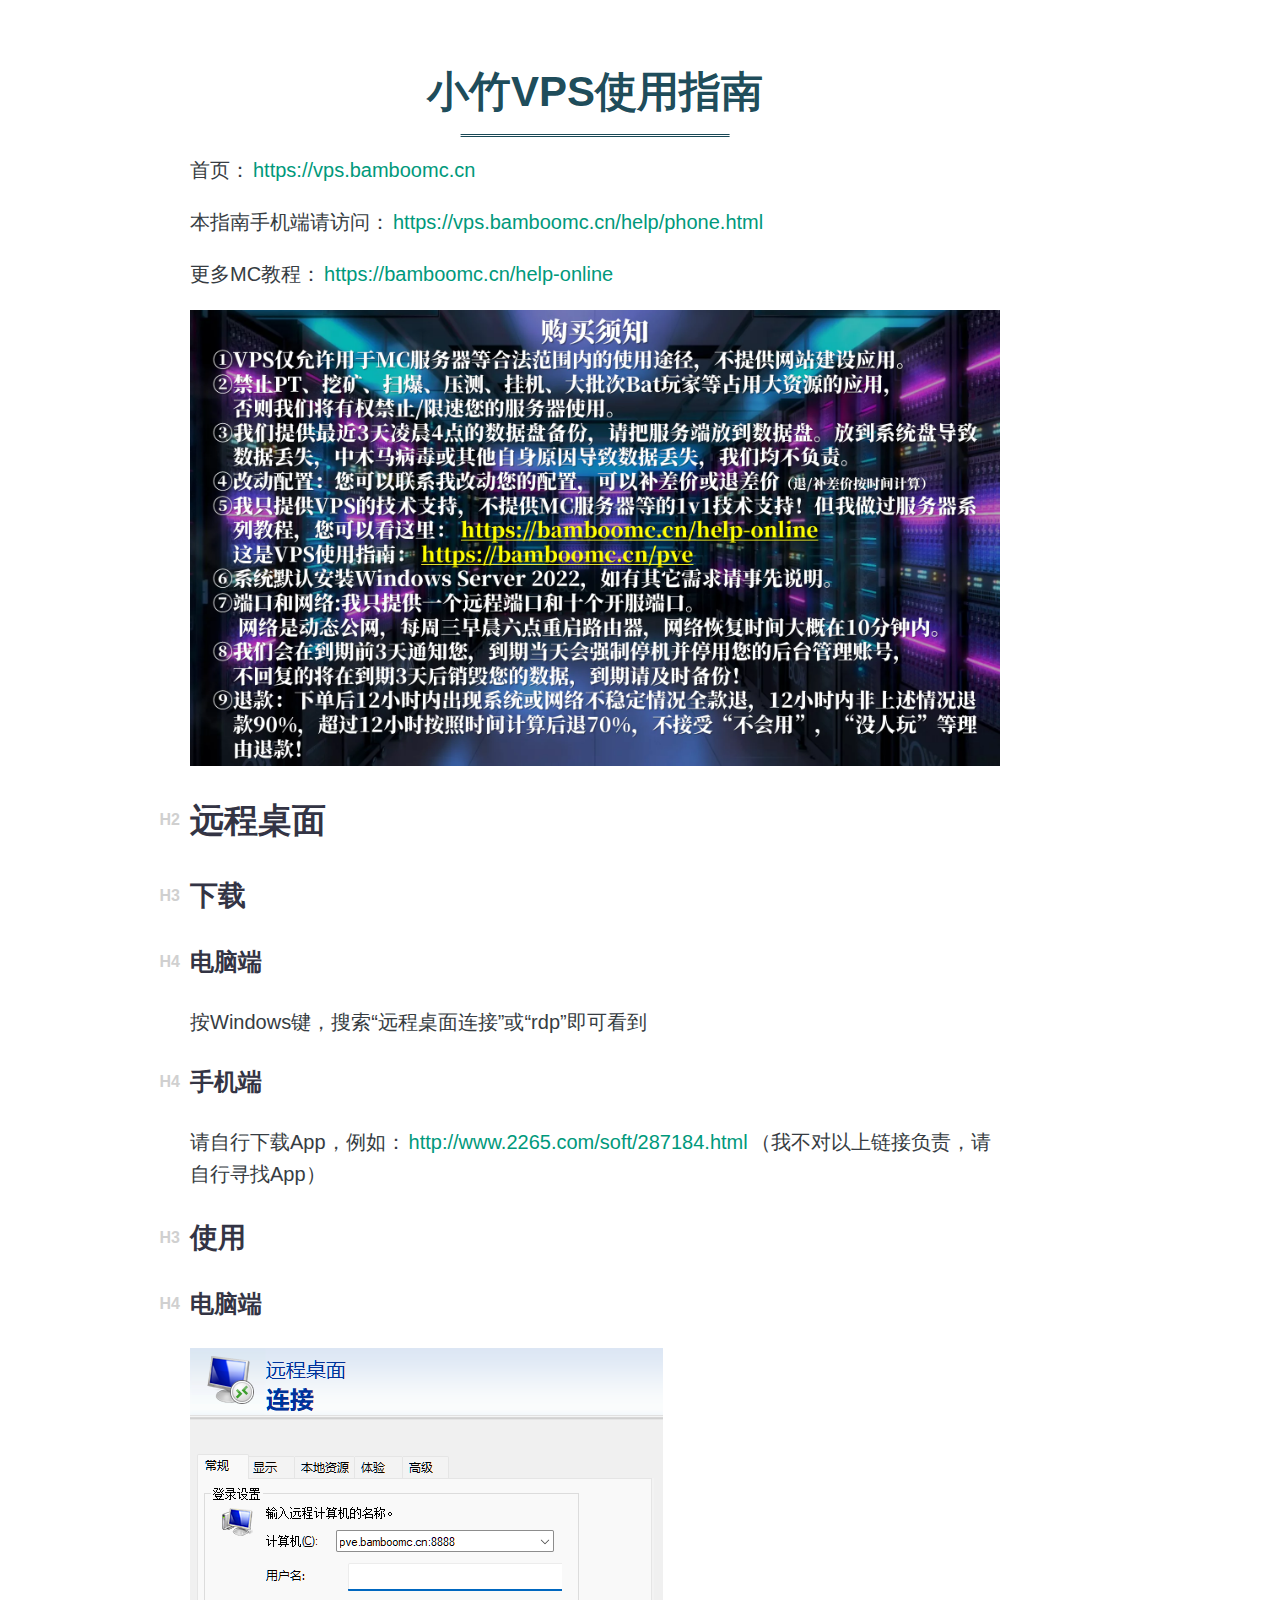
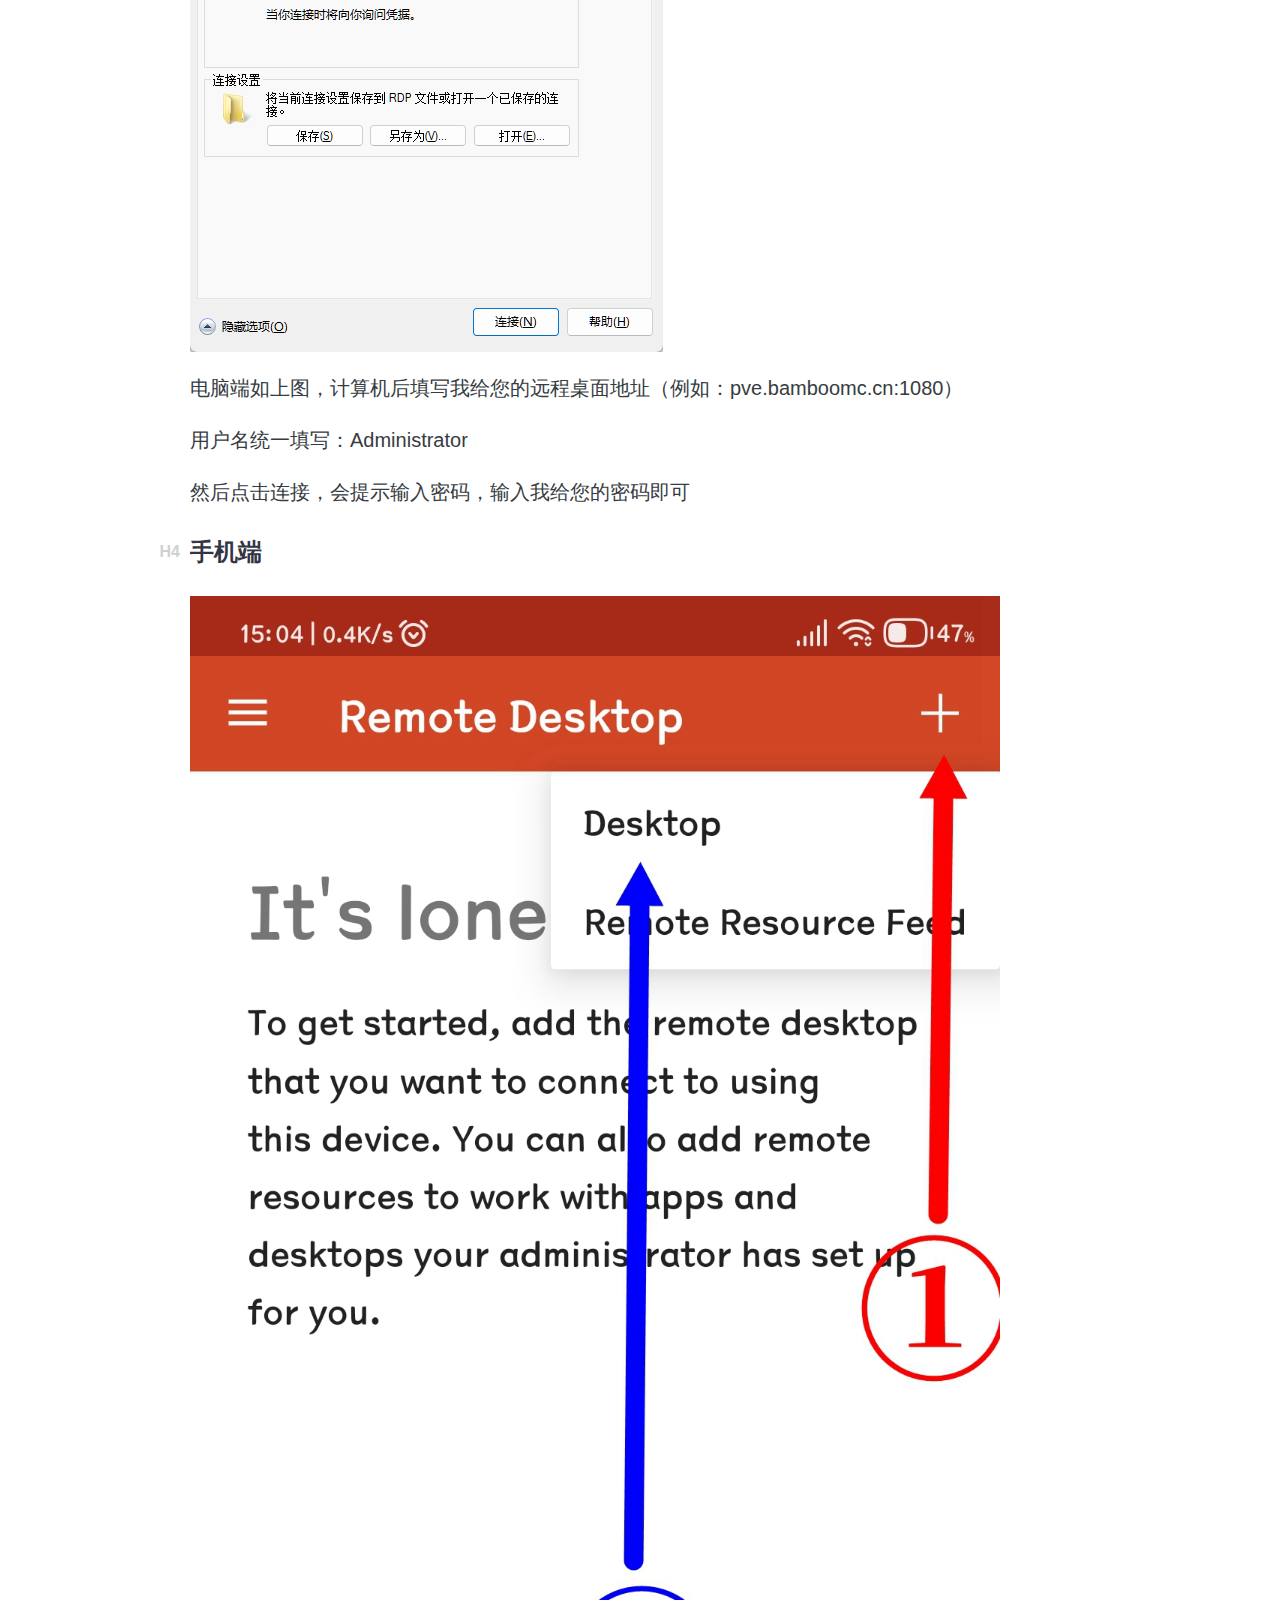
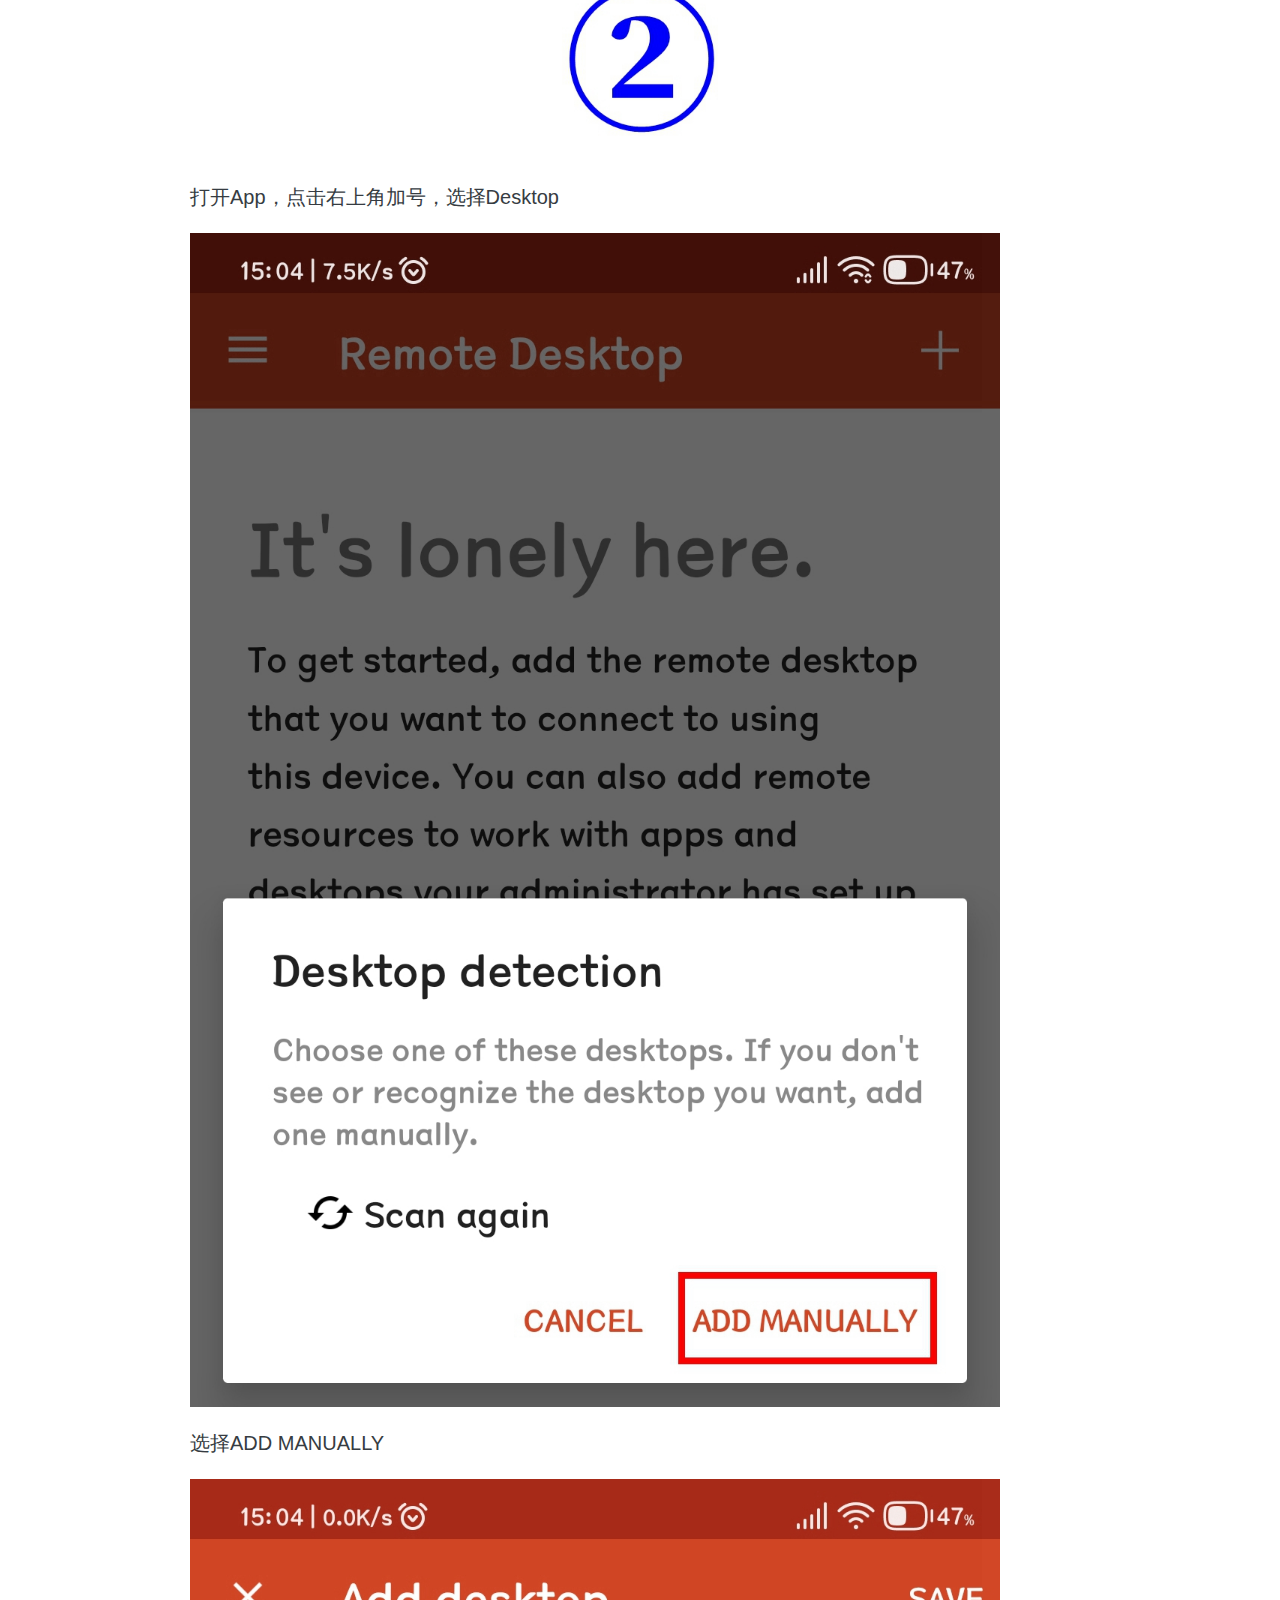
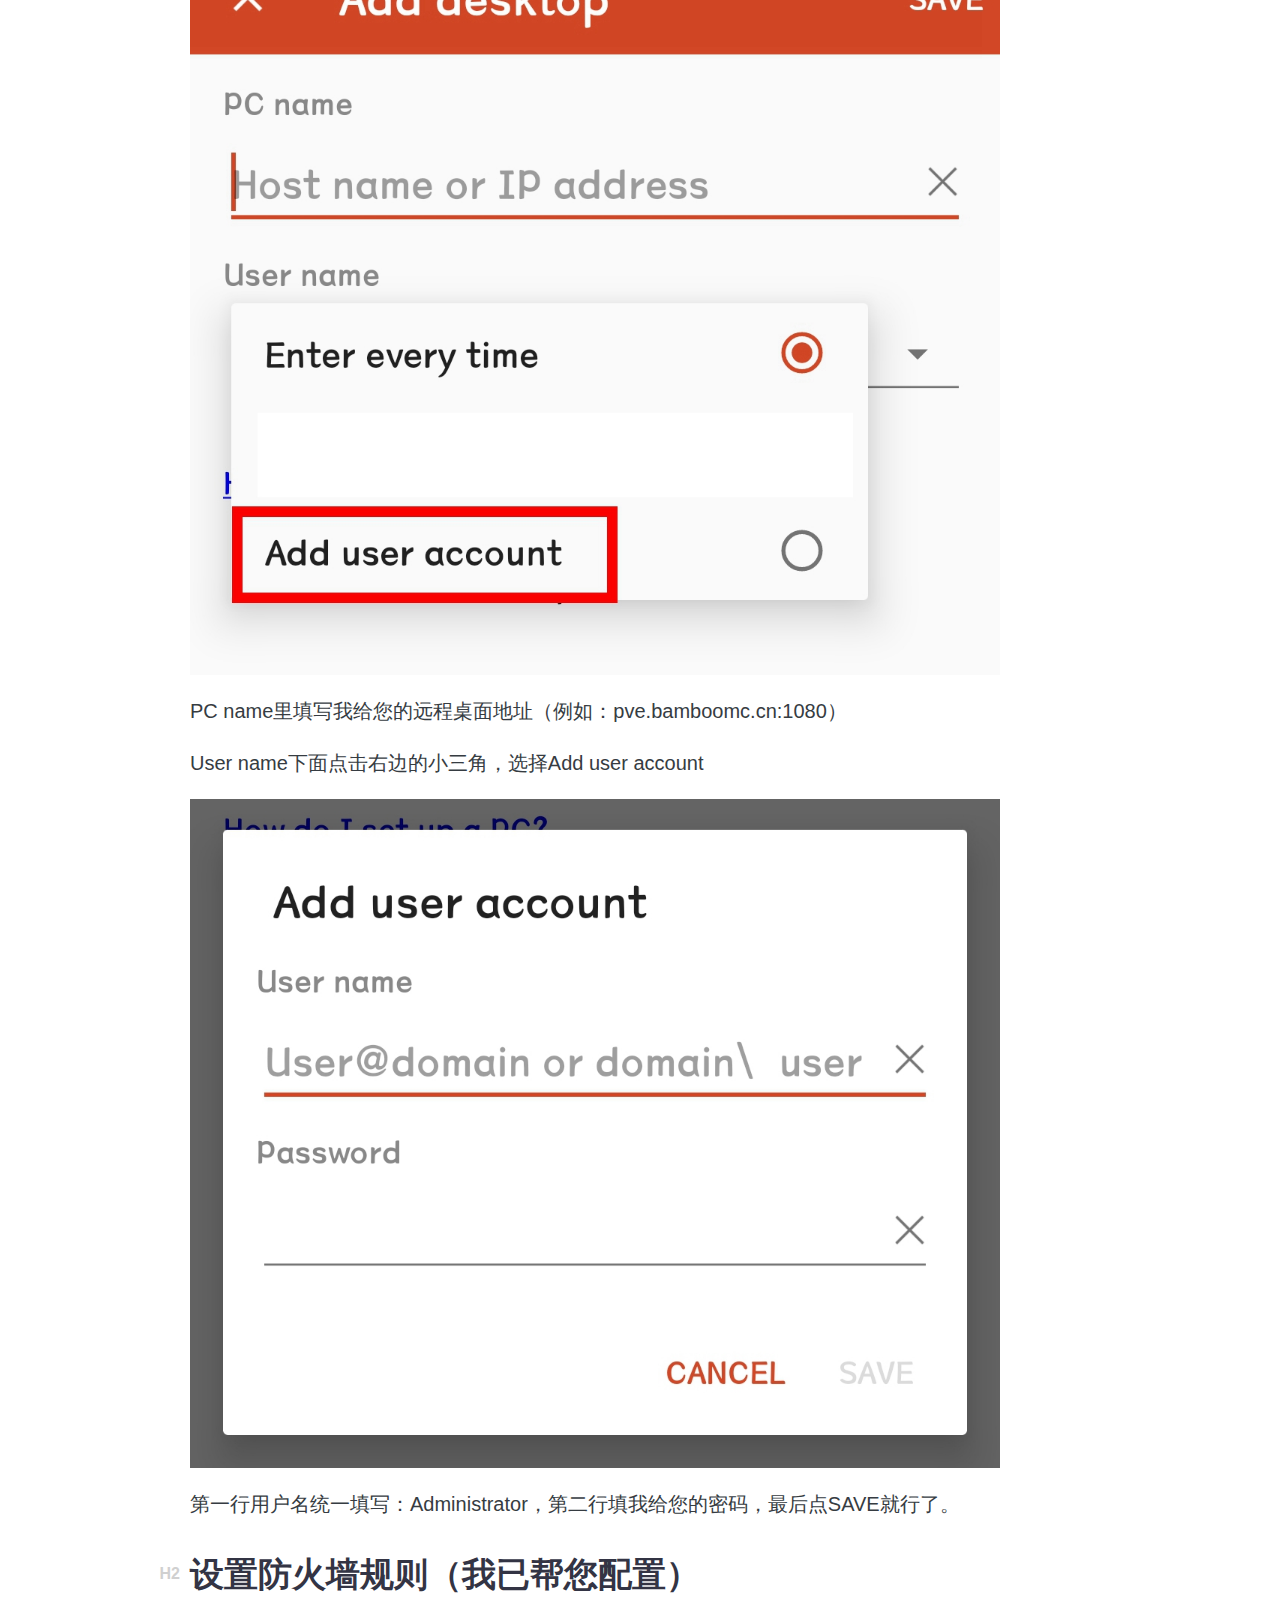
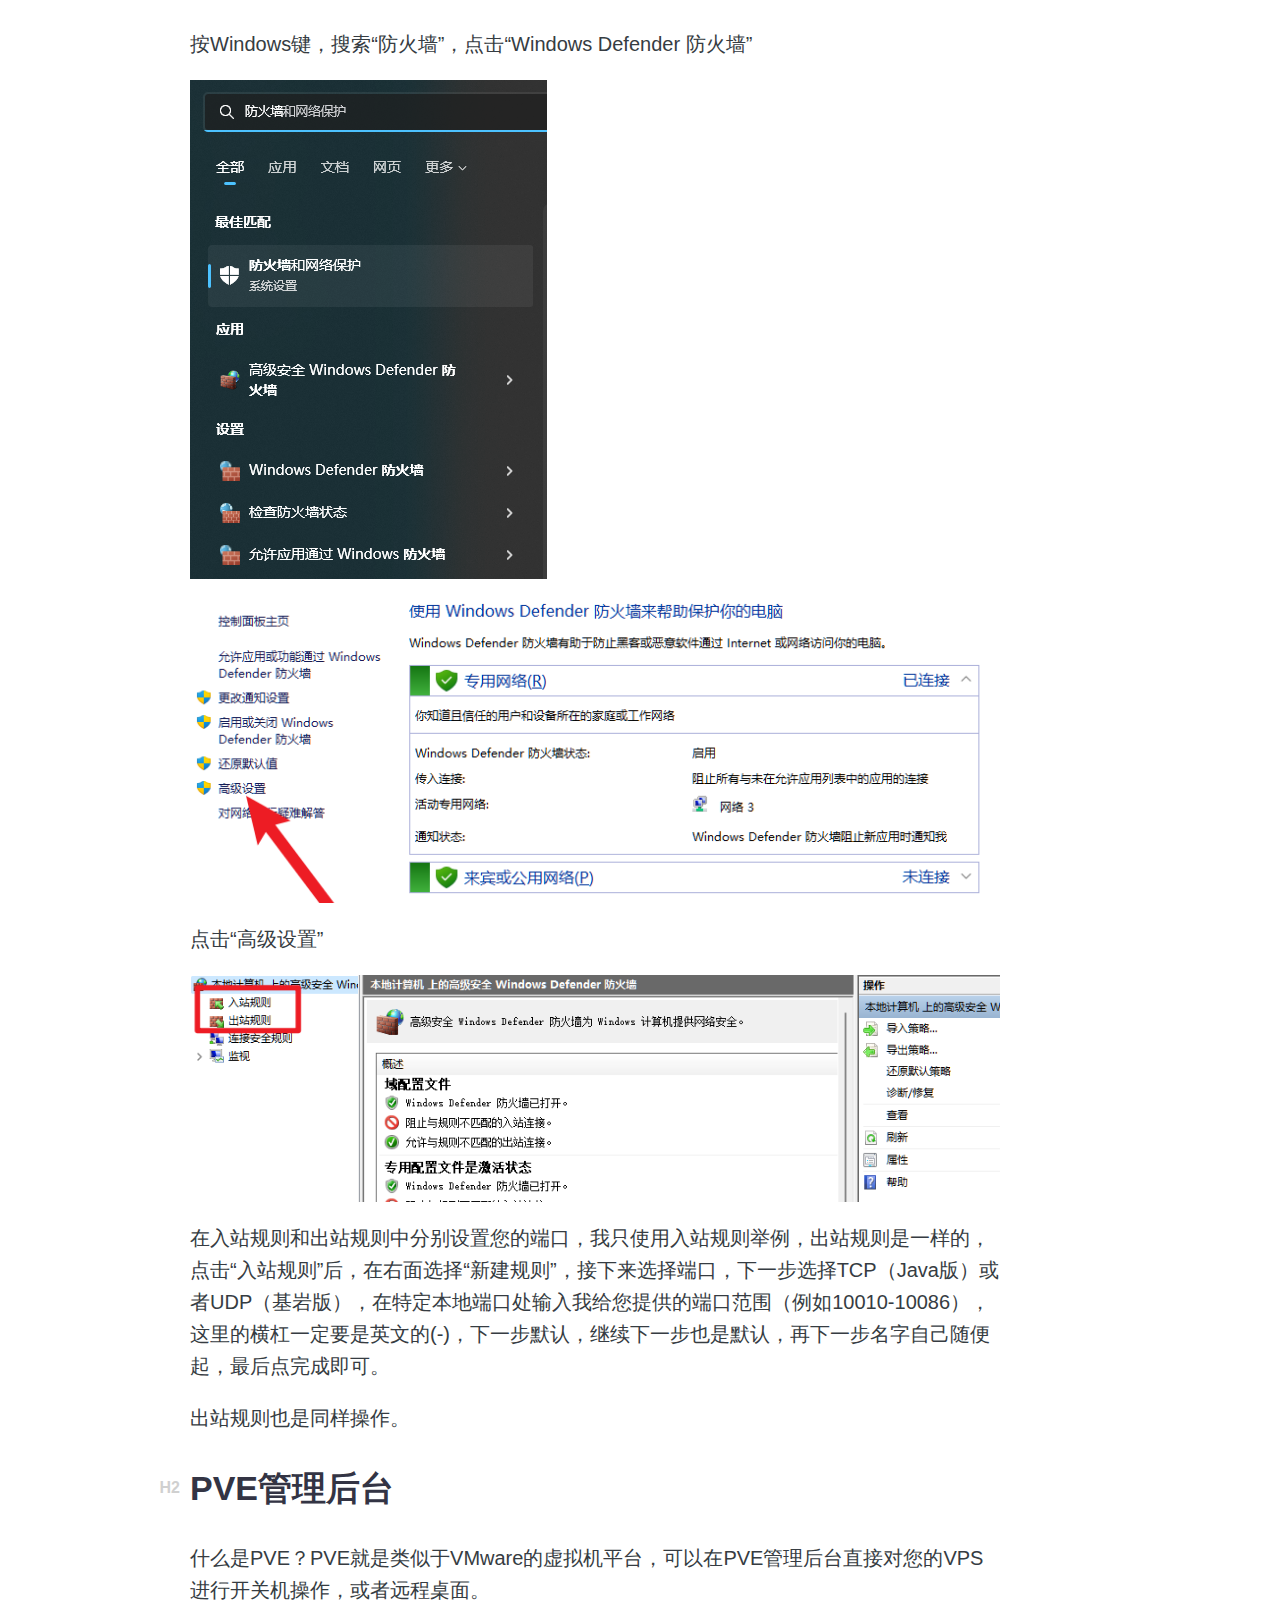
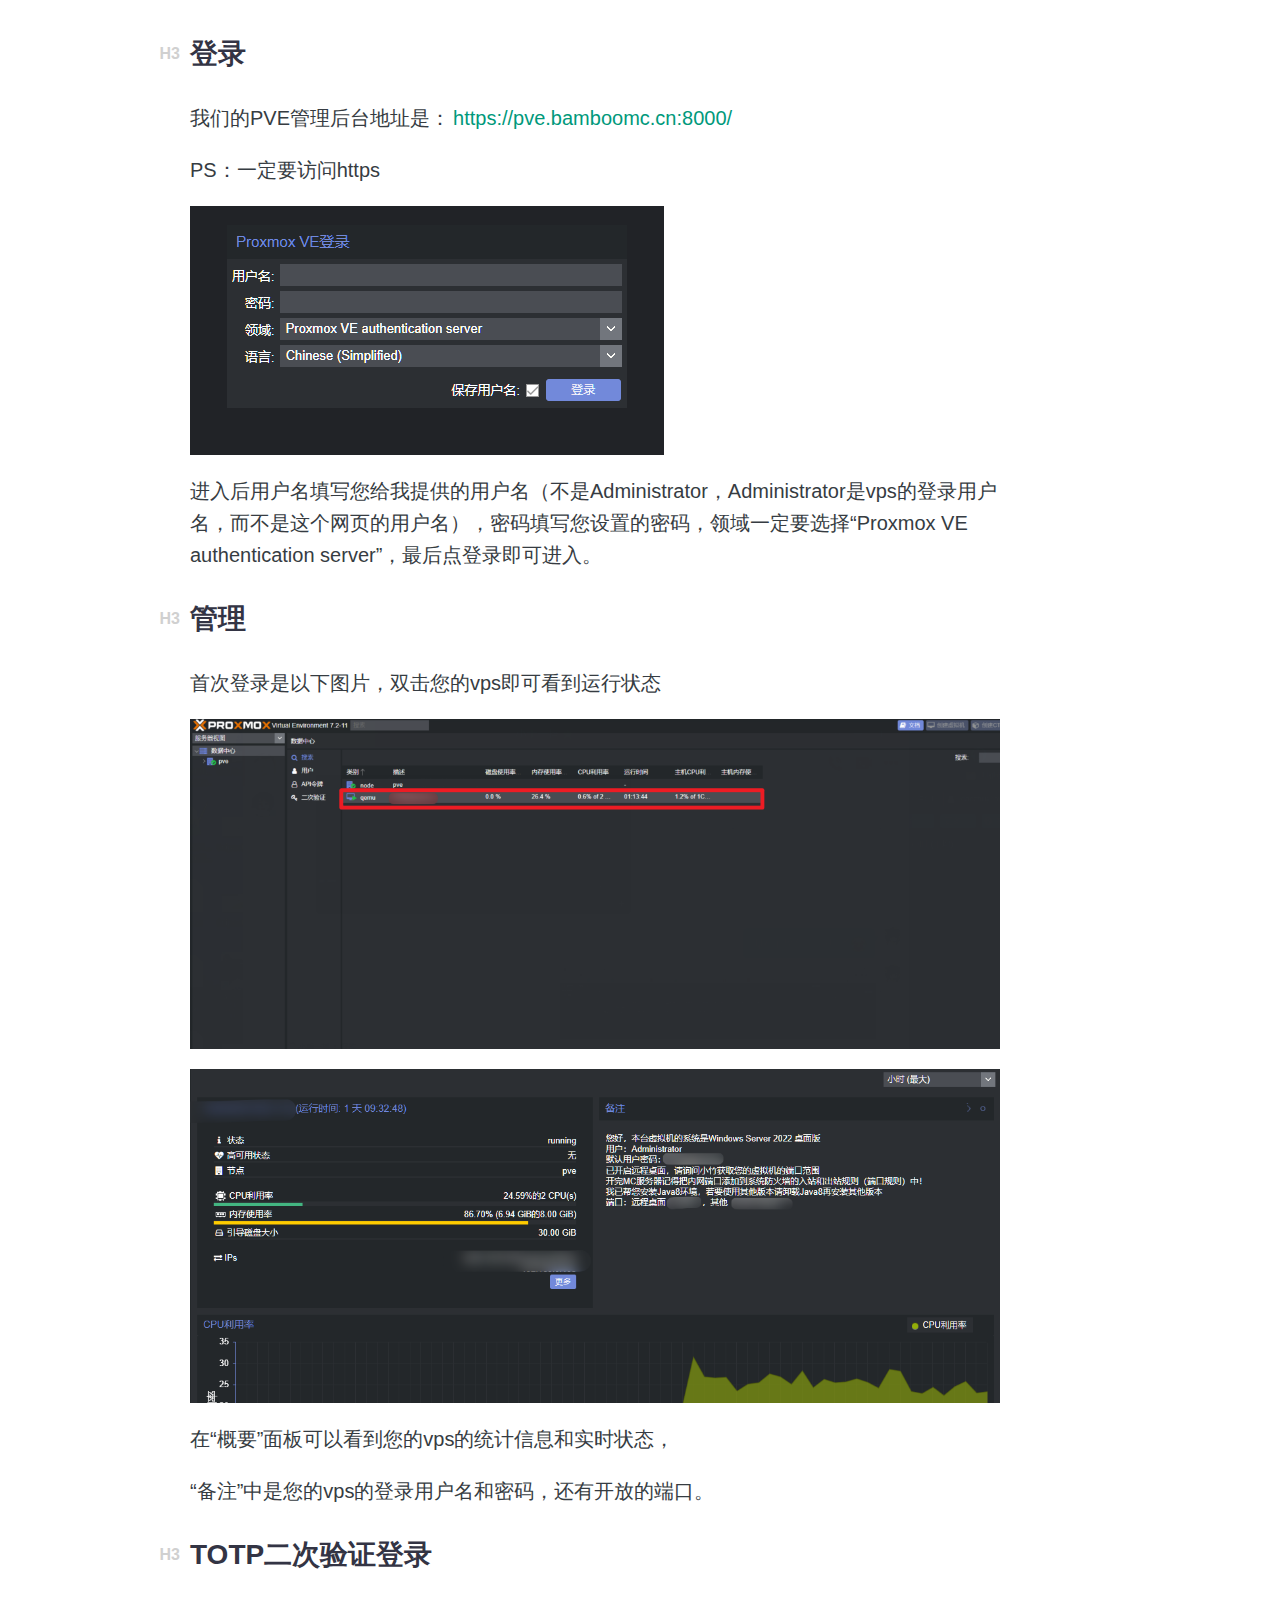
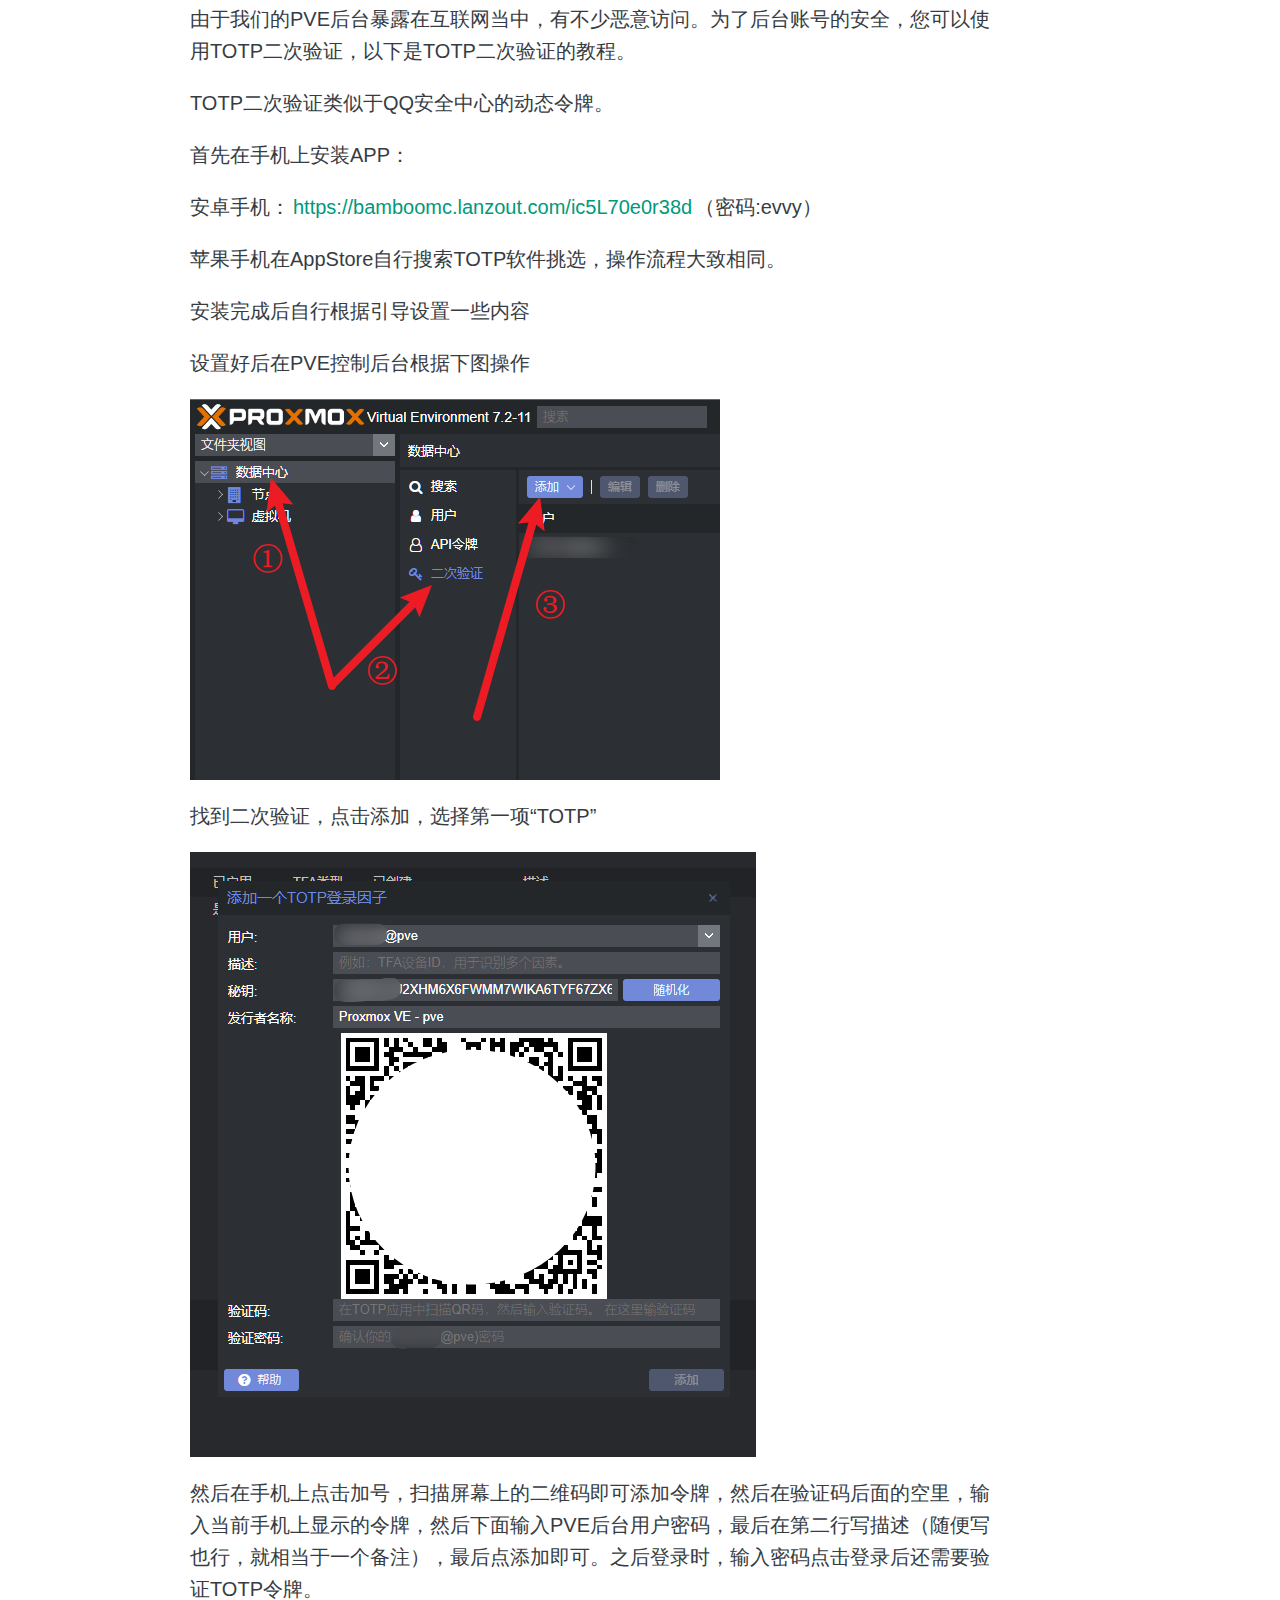
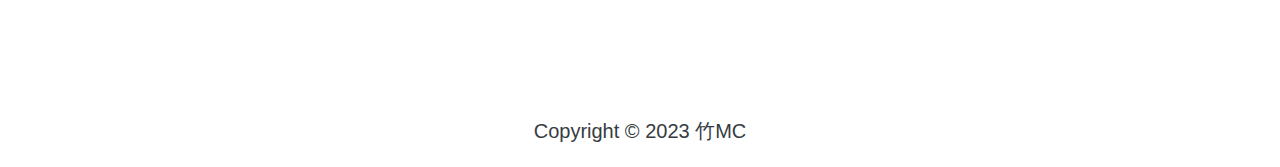
<file: help/phone.html>
<!doctype html>
<html style='font-size:20px !important'>
<head>
<meta charset='UTF-8'><meta name='viewport' content='width=device-width initial-scale=1'>

<style type='text/css'>html {overflow-x: initial !important;}:root { --bg-color:#ffffff; --text-color:#333333; --select-text-bg-color:#B5D6FC; --select-text-font-color:auto; --monospace:"Lucida Console",Consolas,"Courier",monospace; --title-bar-height:20px; }
.mac-os-11 { --title-bar-height:28px; }
html { font-size: 14px; background-color: var(--bg-color); color: var(--text-color); font-family: "Helvetica Neue", Helvetica, Arial, sans-serif; -webkit-font-smoothing: antialiased; }
body { margin: 0px; padding: 0px; height: auto; inset: 0px; font-size: 1rem; line-height: 1.42857; overflow-x: hidden; background: inherit; tab-size: 4; }
iframe { margin: auto; }
a.url { word-break: break-all; }
a:active, a:hover { outline: 0px; }
.in-text-selection, ::selection { text-shadow: none; background: var(--select-text-bg-color); color: var(--select-text-font-color); }
#write { margin: 0px auto; height: auto; width: inherit; word-break: normal; overflow-wrap: break-word; position: relative; white-space: normal; overflow-x: visible; padding-top: 36px; }
#write.first-line-indent p { text-indent: 2em; }
#write.first-line-indent li p, #write.first-line-indent p * { text-indent: 0px; }
#write.first-line-indent li { margin-left: 2em; }
.for-image #write { padding-left: 8px; padding-right: 8px; }
body.typora-export { padding-left: 30px; padding-right: 30px; }
.typora-export .footnote-line, .typora-export li, .typora-export p { white-space: pre-wrap; }
.typora-export .task-list-item input { pointer-events: none; }
@media screen and (max-width: 500px) {
  body.typora-export { padding-left: 0px; padding-right: 0px; }
  #write { padding-left: 20px; padding-right: 20px; }
}
#write li > figure:last-child { margin-bottom: 0.5rem; }
#write ol, #write ul { position: relative; }
img { max-width: 100%; vertical-align: middle; image-orientation: from-image; }
button, input, select, textarea { color: inherit; font: inherit; }
input[type="checkbox"], input[type="radio"] { line-height: normal; padding: 0px; }
*, ::after, ::before { box-sizing: border-box; }
#write h1, #write h2, #write h3, #write h4, #write h5, #write h6, #write p, #write pre { width: inherit; }
#write h1, #write h2, #write h3, #write h4, #write h5, #write h6, #write p { position: relative; }
p { line-height: inherit; }
h1, h2, h3, h4, h5, h6 { break-after: avoid-page; break-inside: avoid; orphans: 4; }
p { orphans: 4; }
h1 { font-size: 2rem; }
h2 { font-size: 1.8rem; }
h3 { font-size: 1.6rem; }
h4 { font-size: 1.4rem; }
h5 { font-size: 1.2rem; }
h6 { font-size: 1rem; }
.md-math-block, .md-rawblock, h1, h2, h3, h4, h5, h6, p { margin-top: 1rem; margin-bottom: 1rem; }
.hidden { display: none; }
.md-blockmeta { color: rgb(204, 204, 204); font-weight: 700; font-style: italic; }
a { cursor: pointer; }
sup.md-footnote { padding: 2px 4px; background-color: rgba(238, 238, 238, 0.7); color: rgb(85, 85, 85); border-radius: 4px; cursor: pointer; }
sup.md-footnote a, sup.md-footnote a:hover { color: inherit; text-transform: inherit; text-decoration: inherit; }
#write input[type="checkbox"] { cursor: pointer; width: inherit; height: inherit; }
figure { overflow-x: auto; margin: 1.2em 0px; max-width: calc(100% + 16px); padding: 0px; }
figure > table { margin: 0px; }
thead, tr { break-inside: avoid; break-after: auto; }
thead { display: table-header-group; }
table { border-collapse: collapse; border-spacing: 0px; width: 100%; overflow: auto; break-inside: auto; text-align: left; }
table.md-table td { min-width: 32px; }
.CodeMirror-gutters { border-right: 0px; background-color: inherit; }
.CodeMirror-linenumber { user-select: none; }
.CodeMirror { text-align: left; }
.CodeMirror-placeholder { opacity: 0.3; }
.CodeMirror pre { padding: 0px 4px; }
.CodeMirror-lines { padding: 0px; }
div.hr:focus { cursor: none; }
#write pre { white-space: pre-wrap; }
#write.fences-no-line-wrapping pre { white-space: pre; }
#write pre.ty-contain-cm { white-space: normal; }
.CodeMirror-gutters { margin-right: 4px; }
.md-fences { font-size: 0.9rem; display: block; break-inside: avoid; text-align: left; overflow: visible; white-space: pre; background: inherit; position: relative !important; }
.md-fences-adv-panel { width: 100%; margin-top: 10px; text-align: center; padding-top: 0px; padding-bottom: 8px; overflow-x: auto; }
#write .md-fences.mock-cm { white-space: pre-wrap; }
.md-fences.md-fences-with-lineno { padding-left: 0px; }
#write.fences-no-line-wrapping .md-fences.mock-cm { white-space: pre; overflow-x: auto; }
.md-fences.mock-cm.md-fences-with-lineno { padding-left: 8px; }
.CodeMirror-line, twitterwidget { break-inside: avoid; }
svg { break-inside: avoid; }
.footnotes { opacity: 0.8; font-size: 0.9rem; margin-top: 1em; margin-bottom: 1em; }
.footnotes + .footnotes { margin-top: 0px; }
.md-reset { margin: 0px; padding: 0px; border: 0px; outline: 0px; vertical-align: top; background: 0px 0px; text-decoration: none; text-shadow: none; float: none; position: static; width: auto; height: auto; white-space: nowrap; cursor: inherit; -webkit-tap-highlight-color: transparent; line-height: normal; font-weight: 400; text-align: left; box-sizing: content-box; direction: ltr; }
li div { padding-top: 0px; }
blockquote { margin: 1rem 0px; }
li .mathjax-block, li p { margin: 0.5rem 0px; }
li blockquote { margin: 1rem 0px; }
li { margin: 0px; position: relative; }
blockquote > :last-child { margin-bottom: 0px; }
blockquote > :first-child, li > :first-child { margin-top: 0px; }
.footnotes-area { color: rgb(136, 136, 136); margin-top: 0.714rem; padding-bottom: 0.143rem; white-space: normal; }
#write .footnote-line { white-space: pre-wrap; }
@media print {
  body, html { border: 1px solid transparent; height: 99%; break-after: avoid; break-before: avoid; font-variant-ligatures: no-common-ligatures; }
  #write { margin-top: 0px; padding-top: 0px; border-color: transparent !important; padding-bottom: 0px !important; }
  .typora-export * { -webkit-print-color-adjust: exact; }
  .typora-export #write { break-after: avoid; }
  .typora-export #write::after { height: 0px; }
  .is-mac table { break-inside: avoid; }
  .typora-export-show-outline .typora-export-sidebar { display: none; }
}
.footnote-line { margin-top: 0.714em; font-size: 0.7em; }
a img, img a { cursor: pointer; }
pre.md-meta-block { font-size: 0.8rem; min-height: 0.8rem; white-space: pre-wrap; background: rgb(204, 204, 204); display: block; overflow-x: hidden; }
p > .md-image:only-child:not(.md-img-error) img, p > img:only-child { display: block; margin: auto; }
#write.first-line-indent p > .md-image:only-child:not(.md-img-error) img { left: -2em; position: relative; }
p > .md-image:only-child { display: inline-block; width: 100%; }
#write .MathJax_Display { margin: 0.8em 0px 0px; }
.md-math-block { width: 100%; }
.md-math-block:not(:empty)::after { display: none; }
.MathJax_ref { fill: currentcolor; }
[contenteditable="true"]:active, [contenteditable="true"]:focus, [contenteditable="false"]:active, [contenteditable="false"]:focus { outline: 0px; box-shadow: none; }
.md-task-list-item { position: relative; list-style-type: none; }
.task-list-item.md-task-list-item { padding-left: 0px; }
.md-task-list-item > input { position: absolute; top: 0px; left: 0px; margin-left: -1.2em; margin-top: calc(1em - 10px); border: none; }
.math { font-size: 1rem; }
.md-toc { min-height: 3.58rem; position: relative; font-size: 0.9rem; border-radius: 10px; }
.md-toc-content { position: relative; margin-left: 0px; }
.md-toc-content::after, .md-toc::after { display: none; }
.md-toc-item { display: block; color: rgb(65, 131, 196); }
.md-toc-item a { text-decoration: none; }
.md-toc-inner:hover { text-decoration: underline; }
.md-toc-inner { display: inline-block; cursor: pointer; }
.md-toc-h1 .md-toc-inner { margin-left: 0px; font-weight: 700; }
.md-toc-h2 .md-toc-inner { margin-left: 2em; }
.md-toc-h3 .md-toc-inner { margin-left: 4em; }
.md-toc-h4 .md-toc-inner { margin-left: 6em; }
.md-toc-h5 .md-toc-inner { margin-left: 8em; }
.md-toc-h6 .md-toc-inner { margin-left: 10em; }
@media screen and (max-width: 48em) {
  .md-toc-h3 .md-toc-inner { margin-left: 3.5em; }
  .md-toc-h4 .md-toc-inner { margin-left: 5em; }
  .md-toc-h5 .md-toc-inner { margin-left: 6.5em; }
  .md-toc-h6 .md-toc-inner { margin-left: 8em; }
}
a.md-toc-inner { font-size: inherit; font-style: inherit; font-weight: inherit; line-height: inherit; }
.footnote-line a:not(.reversefootnote) { color: inherit; }
.reversefootnote { font-family: ui-monospace, sans-serif; }
.md-attr { display: none; }
.md-fn-count::after { content: "."; }
code, pre, samp, tt { font-family: var(--monospace); }
kbd { margin: 0px 0.1em; padding: 0.1em 0.6em; font-size: 0.8em; color: rgb(36, 39, 41); background: rgb(255, 255, 255); border: 1px solid rgb(173, 179, 185); border-radius: 3px; box-shadow: rgba(12, 13, 14, 0.2) 0px 1px 0px, rgb(255, 255, 255) 0px 0px 0px 2px inset; white-space: nowrap; vertical-align: middle; }
.md-comment { color: rgb(162, 127, 3); opacity: 0.6; font-family: var(--monospace); }
code { text-align: left; vertical-align: initial; }
a.md-print-anchor { white-space: pre !important; border-width: initial !important; border-style: none !important; border-color: initial !important; display: inline-block !important; position: absolute !important; width: 1px !important; right: 0px !important; outline: 0px !important; background: 0px 0px !important; text-decoration: initial !important; text-shadow: initial !important; }
.os-windows.monocolor-emoji .md-emoji { font-family: "Segoe UI Symbol", sans-serif; }
.md-diagram-panel > svg { max-width: 100%; }
[lang="flow"] svg, [lang="mermaid"] svg { max-width: 100%; height: auto; }
[lang="mermaid"] .node text { font-size: 1rem; }
table tr th { border-bottom: 0px; }
video { max-width: 100%; display: block; margin: 0px auto; }
iframe { max-width: 100%; width: 100%; border: none; }
.highlight td, .highlight tr { border: 0px; }
mark { background: rgb(255, 255, 0); color: rgb(0, 0, 0); }
.md-html-inline .md-plain, .md-html-inline strong, mark .md-inline-math, mark strong { color: inherit; }
.md-expand mark .md-meta { opacity: 0.3 !important; }
mark .md-meta { color: rgb(0, 0, 0); }
@media print {
  .typora-export h1, .typora-export h2, .typora-export h3, .typora-export h4, .typora-export h5, .typora-export h6 { break-inside: avoid; }
}
.md-diagram-panel .messageText { stroke: none !important; }
.md-diagram-panel .start-state { fill: var(--node-fill); }
.md-diagram-panel .edgeLabel rect { opacity: 1 !important; }
.md-fences.md-fences-math { font-size: 1em; }
.md-fences-advanced:not(.md-focus) { padding: 0px; white-space: nowrap; border: 0px; }
.md-fences-advanced:not(.md-focus) { background: inherit; }
.typora-export-show-outline .typora-export-content { max-width: 1440px; margin: auto; display: flex; flex-direction: row; }
.typora-export-sidebar { width: 300px; font-size: 0.8rem; margin-top: 80px; margin-right: 18px; }
.typora-export-show-outline #write { --webkit-flex:2; flex: 2 1 0%; }
.typora-export-sidebar .outline-content { position: fixed; top: 0px; max-height: 100%; overflow: hidden auto; padding-bottom: 30px; padding-top: 60px; width: 300px; }
@media screen and (max-width: 1024px) {
  .typora-export-sidebar, .typora-export-sidebar .outline-content { width: 240px; }
}
@media screen and (max-width: 800px) {
  .typora-export-sidebar { display: none; }
}
.outline-content li, .outline-content ul { margin-left: 0px; margin-right: 0px; padding-left: 0px; padding-right: 0px; list-style: none; }
.outline-content ul { margin-top: 0px; margin-bottom: 0px; }
.outline-content strong { font-weight: 400; }
.outline-expander { width: 1rem; height: 1.42857rem; position: relative; display: table-cell; vertical-align: middle; cursor: pointer; padding-left: 4px; }
.outline-expander::before { content: ""; position: relative; font-family: Ionicons; display: inline-block; font-size: 8px; vertical-align: middle; }
.outline-item { padding-top: 3px; padding-bottom: 3px; cursor: pointer; }
.outline-expander:hover::before { content: ""; }
.outline-h1 > .outline-item { padding-left: 0px; }
.outline-h2 > .outline-item { padding-left: 1em; }
.outline-h3 > .outline-item { padding-left: 2em; }
.outline-h4 > .outline-item { padding-left: 3em; }
.outline-h5 > .outline-item { padding-left: 4em; }
.outline-h6 > .outline-item { padding-left: 5em; }
.outline-label { cursor: pointer; display: table-cell; vertical-align: middle; text-decoration: none; color: inherit; }
.outline-label:hover { text-decoration: underline; }
.outline-item:hover { border-color: rgb(245, 245, 245); background-color: var(--item-hover-bg-color); }
.outline-item:hover { margin-left: -28px; margin-right: -28px; border-left: 28px solid transparent; border-right: 28px solid transparent; }
.outline-item-single .outline-expander::before, .outline-item-single .outline-expander:hover::before { display: none; }
.outline-item-open > .outline-item > .outline-expander::before { content: ""; }
.outline-children { display: none; }
.info-panel-tab-wrapper { display: none; }
.outline-item-open > .outline-children { display: block; }
.typora-export .outline-item { padding-top: 1px; padding-bottom: 1px; }
.typora-export .outline-item:hover { margin-right: -8px; border-right: 8px solid transparent; }
.typora-export .outline-expander::before { content: "+"; font-family: inherit; top: -1px; }
.typora-export .outline-expander:hover::before, .typora-export .outline-item-open > .outline-item > .outline-expander::before { content: "−"; }
.typora-export-collapse-outline .outline-children { display: none; }
.typora-export-collapse-outline .outline-item-open > .outline-children, .typora-export-no-collapse-outline .outline-children { display: block; }
.typora-export-no-collapse-outline .outline-expander::before { content: "" !important; }
.typora-export-show-outline .outline-item-active > .outline-item .outline-label { font-weight: 700; }
.md-inline-math-container mjx-container { zoom: 0.95; }
mjx-container { break-inside: avoid; }



.cm-s-inner.CodeMirror {
    background-color: #003444;
    color: #EEFFFF;
    padding: 0.75rem 0.15rem 0.75rem 0.15rem;
    border-radius: 6px;
}

#write .CodeMirror-cursors .CodeMirror-cursor {
    border-left: 2px solid #f0f0f0;
}

.cm-s-inner .cm-header, .cm-s-inner.cm-header {
    color: #A77DF4;
}

.cm-s-inner .CodeMirror-gutters {
    background: #003444;
    color: #546E7A;
    border: none;
}

.code-tooltip {
    box-shadow: 0 1px 1px 0 rgba(0, 28, 36, .3);
    border-top: 1px solid #eef2f2;
    color: #fff;
    background: #003444;
    border-radius: 6px;
}

.cm-s-inner .CodeMirror-guttermarker,
.cm-s-inner .CodeMirror-guttermarker-subtle,
.cm-s-inner .CodeMirror-linenumber {
    color: #546E7A;
}

.cm-s-inner .CodeMirror-cursor {
    border-left: 1px solid #FFCC00;
}

.cm-s-inner.cm-fat-cursor .CodeMirror-cursor {
    background-color: #5d6d5c80 !important;
}
.cm-s-inner .cm-animate-fat-cursor {
    background-color: #5d6d5c80 !important;
}

.cm-s-inner div.CodeMirror-selected {
    background: rgba(128, 203, 196, 0.2);
}

.cm-s-inner.CodeMirror-focused div.CodeMirror-selected {
    background: rgba(128, 203, 196, 0.2);
}

.cm-s-inner .CodeMirror-line::selection,
.cm-s-inner .CodeMirror-line>span::selection,
.cm-s-inner .CodeMirror-line>span>span::selection {
    background:  rgba(0,178,123,0.2);
}

.cm-s-inner .CodeMirror-line::-moz-selection,
.cm-s-inner .CodeMirror-line>span::-moz-selection,
.cm-s-inner .CodeMirror-line>span>span::-moz-selection {
    background: rgba(0,178,123,0.2);
}

.cm-s-inner .CodeMirror-activeline-background {
    background: #003444;
}

.cm-s-inner .cm-keyword {
    color: #C792EA;
}

.cm-s-inner .cm-operator {
    color: #E9EDED;
}

.cm-s-inner .cm-variable-2 {
    color: #80CBC4;
}

.cm-s-inner .cm-variable-3,
.cm-s-inner .cm-type {
    color: #82B1FF;
}

.cm-s-inner .cm-builtin {
    color: #DECB6B;
}

.cm-s-inner .cm-atom {
    color: #F77669;
}

.cm-s-inner .cm-number {
    color: #F77669;
}

.cm-s-inner .cm-def {
    color: #00AEC4;
}

.cm-s-inner .cm-string {
    color: #C3E88D;
}

.cm-s-inner .cm-string-2 {
    color: #80CBC4;
}

.cm-s-inner .cm-comment {
    color: #AEBBC2;
}

.cm-s-inner .cm-variable {
    color: #82B1FF;
}

.cm-s-inner .cm-tag {
    color: #80CBC4;
}

.cm-s-inner .cm-meta {
    color: #80CBC4;
}

.cm-s-inner .cm-attribute {
    color: #FFCB6B;
}

.cm-s-inner .cm-property {
    color: #80CBAE;
}

.cm-s-inner .cm-qualifier {
    color: #DECB6B;
}

.cm-s-inner .cm-variable-3,
.cm-s-inner .cm-type {
    color: #DECB6B;
}

.cm-s-inner .cm-error {
    color: #FFFFFF;
    background-color: #FF5370;
}

.cm-s-inner .CodeMirror-matchingbracket {
    text-decoration: underline;
    color: white !important;
}
@import url('file:///C:/Users/SmallBamboo/AppData/Roaming/Typora/themes/');
@import url('file:///C:/Users/SmallBamboo/AppData/Roaming/Typora/themes/');

/** color vars **/
:root {
  /* system vars*/
  --primary-color: #f0f0f0; /* color of primary buttons */
  --side-bar-bg-color: #003444;
  --active-file-bg-color: #004144; /* sidebar active & hover */
  --active-file-text-color: #ffffff;
  --active-file-border-color: #757575;
  --item-hover-text-color: #fff;
  --item-hover-bg-color: #005C44;  /* sidebar footer item hover*/
  --control-text-color: #ddd;
  --control-text-hover-color: #fff;
  --monospace: 'SourceHanSansSC','JetBrains Mono', -apple-system, sans-serif;

  /* custom vars */
  --theme-primary-color: #00997B; /* rgb(0, 153, 123) */
  --white-color: #fff;

  /* head */
  --head-text-color: #333444;
  --h1-text-color: rgba(0, 52, 68, 0.9);
  --h5-text-color: var(--theme-primary-color);
  --h6-text-color: rgba(0, 153, 123, 0.838);
  --head-prefix-color: #D0D0D0;

  /* text */
  --text-color: #363C42;
  --text-search-hit-color: rosybrown;

  /* highlight */
  --highlight-bg-color: #FFF3F3;
  --highlight-text-color: #FF2F2F;

  /* a link */
  --a-text-color: var(--theme-primary-color);

  /* annotate */
  --annotate-text-color: #8CAA16;

  /* inline code */
  --inline-code-bg-color: #f3f3f3;
  --inline-code-text-color: #00769A;

  /* selection */
  --selection-text-color: rgba(0, 153, 123, 0.2);

  /* check-box */
  --checked-text-color: #ADB5BD;
  --line-through-color: #CFD4DA;
  --border-color: #868E96;

  /* table */
  --table-border-color: #DADCDE;
  --table-cell-bg-color:rgba(0, 153, 123, 0.03);

  /* quote */
  --quote-bg-color: rgba(0, 153, 123, 0.05);
  --quote-text-color: #81888D ;

  /* sidebar */
  --sidebar-footer-dropdown-menu-border-color: #212529;
  --sidebar-footer-dropdown-menu-item-border-color: #ADB5BD;
  --sidebar-footer-item-hover-bg-color: #004544;
  --siderbar-dropdown-menu-text-color: #fff;

  /* sidebar resizer */
  --sidebar-resizer: #6eace2;

  /*--window-border: #e5e5e5;*/
  --window-border: #1F6F57; /*sidebar layout border*/
}


/* global && write area */
#write {
  position: static;
  width: 90%;
  max-width: 900px;
  line-height: 1.6;
  padding: 36px 0 70px;
}
html, body, #write {
  background: var(--white-color);
  font-family: 'SourceHanSansSC','JetBrains Mono', -apple-system, sans-serif;
}
p {
  font-size: 1em;
  font-family: 'SourceHanSansSC', 'JetBrains Mono', -apple-system, sans-serif;
  line-height: 1.6;
  color: var(--text-color);
}


/* search match active*/
.md-search-hit.md-search-select{
  background-color: var(--text-search-hit-color);
}


/* heading */
h1, h2, h3, h4, h5, h6 {
  width: auto;
  line-height: 2;
  font-style: normal;
  margin-top: 14px;
  margin-bottom: 14px;
}
h2, h3, h4 {
  color: var(--head-text-color);
}
h2::before, h3::before, h4::before, h5::before, h6::before,
h2.md-focus::before, h3.md-focus::before, h4.md-focus::before, h5.md-focus::before, h6.md-focus::before {
  position: absolute;
  right: calc(100% + 10px);
  top: 50%;
  transform: translateY(-50%);
  color: var(--head-prefix-color);
  font-size: 0.8rem;
  font-weight: bold;
  font-variant: 'small-caps';
  line-height: 2;
  padding: 0;
  border: 0;
}

#write h1 {
  font-size: 2.1rem;
  font-weight: 900;
  text-align: center;
  color: var(--h1-text-color);
}
#write h1>span{
  position: relative;
  display: inline-block;
}
#write h1>span:after{
  content: '';
  display: block;
  position: absolute;
  border-top: 3px double var(--h1-text-color);
  height: 3px;
  width: 15rem;
  max-width: 80%;
  left: 50%;
  transform: translateX(-50%);
}

#write h2 {
  font-size: 1.7rem;
  font-weight: 800;
}
#write>h2::before {
  content: 'H2';
}

#write h3 {
  font-size: 1.4rem;
  font-weight: 800;
}
#write>h3::before {
  content: 'H3';
}

#write h4, #write h5, #write h5 {
  font-size: 1.2rem;
  font-weight: bold;
}
#write h5 {
  color: var(--h5-text-color);
}
#write h6 {
  color: var(--h6-text-color);
}
#write>h4::before {
  content: 'H4';
}
#write>h5::before {
  content: 'H5';
}
#write>h6::before {
  content: 'H6';
}


/* inline element */
#write a {
  color: var(--a-text-color);
  cursor: pointer;
  padding: 0 3px 0 3px;
  text-decoration: none;
}
#write a:hover {
  text-decoration: none;
  border-bottom: 1px solid;
}

strong {
  font-weight: 700;
}

mark {
  background: var(--highlight-bg-color);
  color: var(--highlight-text-color);
  font-weight: 500;
  padding: 0 2px 0 2px;
  margin: 0 2px 0 2px;
  border-radius: 2px;
}

span.md-comment {
  color: var(--annotate-text-color);
}

/* footnote */
sup.md-footnote {
  color: var(--a-text-color);
  background-color: var(--white-color);
}
.footnotes .md-def-name {
  padding-right: 4ch;
}

/* inline code */
#write code{
  margin: 0 2px;
  padding: 0px 4px;
  font-size: 0.95rem;
  background: var(--inline-code-bg-color);
  display: inline;
  vertical-align: top;
  line-height: 1.6;
  border-radius: 6px;
  font-weight: 700;
  color: var(--inline-code-text-color);
}
.md-hover-tip .code-tooltip-content, .md-hover-tip .md-arrow:after {
  background: var(--side-bar-bg-color);
}
#write *[mdtype="heading"] code{
  font-size: inherit!important;
  vertical-align: baseline;
}

img {
  margin-top: 0.2rem;
  margin-bottom: 0.2rem;
}
p>.md-image:only-child:not(.md-img-error) img, p>img:only-child {
  display: block;
  margin: unset;
}
/* operation img tip dialog */
#user-context-menu>li>a, .dropdown-menu>li>a {
  color: var(--theme-primary-color);
  font-weight: 500;
}
#user-context-menu>li>a:hover, #user-context-menu>li.active>a {
  background: var(--theme-primary-color);
  color: #fff;
}
#zoom-img-menu.context-menu.dropdown-menu>li>a:hover,
#zoom-img-menu.context-menu.dropdown-menu>li.active>a {
  background: var(--theme-primary-color);
  color: #fff;
}
#zoom-img-menu.dropdown-menu .divider {
  background: var(--theme-primary-color);
}

/* underline */
#write u {
  text-decoration: none;
}
#write u>span {
  border-bottom: 1px solid;
}

/* selection */
span::selection, *::selection {
  background: var(--selection-text-color);
}


/* block element */
/* YAML front */
pre.md-meta-block {
  font-size: .85rem;
  color: var(--quote-text-color);
  background: var(--quote-bg-color);
  padding: 1rem;
  border-radius: 8px;
}

/* toc */
#write .md-toc {
  font-size: 1rem;
}
#write a.md-toc-inner {
  color: var(--theme-primary-color);
}
#write a.md-toc-inner:hover {
  text-decoration: underline;
  border-bottom: none;
}
p.md-toc-content {
  line-height: 1.8;
  font-weight: 500;
}
.md-toc-h2 .md-toc-inner {
  margin-left: 1em;
}
.md-toc-h3 .md-toc-inner {
  margin-left: 2em;
}
.md-toc-h4 .md-toc-inner {
  margin-left: 3em;
}
.md-toc-h5 .md-toc-inner {
  margin-left: 4em;
}
.md-toc-h6 .md-toc-inner {
  margin-left: 5em;
}

/* quote */
blockquote {
  position: relative;
  padding: 1rem;
  background-color: var(--quote-bg-color);
  border-radius: 6px;
  line-height: 1;
}
blockquote p {
  color: var(--quote-text-color);
  margin: 0 ;
}
blockquote::before {
  content: '';
  position: absolute;
  top: 0rem;
  left: 0rem;
  height: 100%;
  width: .30rem;
  background: var(--theme-primary-color);
  border-top-left-radius: 6px;
  border-bottom-left-radius: 6px;
}

/* hr */
div[mdtype='hr'] {
  text-align: center;
}
hr {
  border-top: 1px dashed var(--theme-primary-color);
  transform: scaleY(0.5);
  width: 90%;
}

/* ul, ol */
ul>li>ul>li {
  list-style-type: circle;
}
ul>li>ul>li>ul>li {
  list-style-type: disc;
}
ul>li>ul>li>ul>li>ul>li {
  list-style-type: circle;
}
ul>li>ul>li>ul>li>ul>li>ul>li {
  list-style-type: disc;
}
ul>li>ul>li>ul>li>ul>li>ul>li>ul>li {
  list-style-type: circle;
}

ol ul li {
  list-style-type: circle;
}
ol ul>li>ul>li {
  list-style-type: disc;
}
ol ul>li>ul>li>ul>li {
  list-style-type: circle;
}
ol ul>li>ul>li>ul>li>ul>li {
  list-style-type: disc;
}
ol ul>li>ul>li>ul>li>ul>li>ul>li {
  list-style-type: circle;
}
ol ul>li>ul>li>ul>li>ul>li>ul>li>ul>li {
  list-style-type: circle;
}

ol>li>ol>li {
  list-style-type: lower-alpha;
}
ol>li>ol>li>ol>li {
  list-style-type: decimal;
}
ol>li>ol>li>ol>li>ol>li {
  list-style-type: lower-alpha;
}
ol>li>ol>li>ol>li>ol>li>ol>li {
  list-style-type: decimal;
}
ol>li>ol>li>ol>li>ol>li>ol>li>ol>li {
  list-style-type: lower-alpha;
}
ol>li>ol>li>ol>li>ol>li>ol>li>ol>li>ol>li {
  list-style-type: decimal;
}

/* task list */
.task-list-item.md-task-list-item {
  list-style-type: none;
}
.md-task-list-item>input, #write .md-task-list-item>input[type=checkbox] {
  margin-left: -1.6rem;
  width: 0.5rem;
  height: 0.5rem;
}

.md-task-list-item>input:before {
  border: 2px solid var(--border-color);
  width: 1rem;
  height: 1rem;
  background:  var(--white-color);
  content: ' ';
  transition: background-color 200ms ease-in-out;
  display: block;
}
.md-task-list-item>input:checked:before,
.md-task-list-item>input[checked]:before {
  background: var(--theme-primary-color);
  border-width: 1px;
  transition: background-color 200ms ease-in-out;
  border: 2px solid var(--theme-primary-color);
}
.md-task-list-item>input[checked]+p {
  color: var(--checked-text-color);
  text-decoration: line-through;
  text-decoration-color: var(--line-through-color);
}

.md-task-list-item>input:checked:after,
.md-task-list-item>input[checked]:after {
  opacity: 1;
}
.md-task-list-item>input:after {
  opacity: 1;
  -webkit-transition: opacity 0.05s ease-in-out;
  -moz-transition: opacity 0.05s ease-in-out;
  transition: opacity 0.05s ease-in-out;
  -webkit-transform: rotate(-45deg);
  -moz-transform: rotate(-45deg);
  transform: rotate(-45deg);
  position: absolute;
  top: 0.25rem;
  left: 0.19rem;
  width: 0.6rem;
  height: 0.375rem;
  border: 2px solid var(--white-color);
  border-top: 0;
  border-right: 0;
  content: ' ';
  opacity: 0;
}

/* table */
.md-table-edit .btn-default {
  color: inherit;
}
table.md-table {
  width: auto;
  min-width: 80%;
}
table tr:nth-child(2n), table thead  {
  background-color: var(--table-cell-bg-color);
}
table thead {
  font-weight: 900;
}

table tbody tr {
  border-bottom: 1px solid var(--table-border-color);
}
table tr:first-of-type {
  border-top: 1px solid var(--table-border-color);
}
table tr th, table tr td {
  border-left: 1px solid var(--table-border-color);
  padding: 6px 13px;
}
table tr th:last-of-type, table tr td:last-of-type {
  border-right: 1px solid var(--table-border-color);
}

/* code */
.auto-suggest-container {
  border: 1px solid var(--theme-primary-color);
}
.auto-suggest-container li:hover, .auto-suggest-container li.active {
  color: #fff;
  background: var(--theme-primary-color);
}


/* outline */
#toc-dropmenu {
  width: 400px;
}
#toc-dropmenu.open {
  background: var(--side-bar-bg-color);
  color: var(--white-color);
}
#toc-dropmenu .outline-title-wrapper .outline-title {
  font-weight: 900;
}
#toc-dropmenu .outline-title-wrapper {
  height: 2.5rem;
}
.outline-title-wrapper .btn {
  color: var(--white-color);
  line-height: 2.5rem;
  vertical-align: middle;
}

.dropdown-menu .divider {
  background: var(--white-color);
}
.outline-item:hover {
  background: var(--active-file-bg-color);
}
.outline-expander {
  display: inline-block;
  margin-right: 0.4rem;
}
.outline-label {
  display: inline-block;
  white-space: nowrap;
  overflow: hidden;
  text-overflow: ellipsis;
  width: calc(100% - 1.5rem);
}
.outline-label:hover {
  text-decoration: none;
}


/* notification */
#md-notification:before {
  top: 18px;
}
#md-notification p {
  color: var(--theme-primary-color);
  font-weight: 500;
}
.btn-default {
  background: var(--theme-primary-color);
  color: var(--white-color);
}
.btn-default.active, .btn-default.focus, .btn-default:active,
.btn-default:focus, .btn-default:hover,
.open>.dropdown-toggle.btn-default {
  color: var(--theme-primary-color);
  border: 1px solid var(--theme-primary-color);
  background: var(--white-color);
}


/* sidebar */
.sidebar-menu {
  color: var(--siderbar-dropdown-menu-text-color);
}
.sidebar-menu .sidebar-content  .sidebar-content-content {
  font-weight: 500;
}

#file-library-tree .file-tree-node {
  padding-left: 1.5em;
  color: var(--control-text-color);
  padding-top: 6px;
  white-space: nowrap;
  line-height: 1.5;
}
.file-tree-node .file-node-content:hover {
  cursor: pointer;
}
#file-library-tree .file-node-expanded>.file-node-content>.fa-folder:before {
  content: '\f07c';
}
#file-library-tree .fa-file-text-o:before {
  content: '\f1ce'
}

.file-tree-node.active>.file-node-background {
  border-left: 4px solid var(--theme-primary-color);
}
#typora-sidebar .file-list-item.file-library-node:not(.active):hover {
  background: var(--active-file-bg-color);
}
#typora-sidebar .file-tree-node.file-library-file-node:not(.active):hover .file-node-background {
  background: var(--active-file-bg-color);
  height: 2.2rem;
}

/* siderbar footer*/
.sidebar-footer-main-item #sidebar-files-menu {
  border: 1px solid var(--sidebar-footer-dropdown-menu-border-color);
}
.sidebar-menu  .dropdown-menu>li>a, .sidebar-menu .dropdown-menu>li>a:focus, .sidebar-menu .dropdown-menu>li>a:hover {
  color: var(--siderbar-dropdown-menu-text-color);
}
.dropdown-menu>li>a:hover {
  background: var(--active-file-bg-color);
}
.sidebar-footer-main-item .dropdown-menu .menuitem-group-label {
  font-weight: 500;
}
.dropdown-menu .selected-folder-menu-item a:after {
  color: var(--theme-primary-color);
}
.file-sort-item .ty-side-sort-btn {
  cursor: pointer;
}
#sidebar-files-menu>.show+.menuitem-group-label.show {
  border-top: 1px solid var(--sidebar-footer-dropdown-menu-item-border-color);
}
.footer-item:hover, .sidebar-footer-item:hover {
  background: var(--sidebar-footer-item-hover-bg-color);
}

/* sidebar search*/
.sidebar-menu .ty-sidebar-search-panel #file-library-search-input {
  color: var(--white-color);
}


/* resizer */
#typora-sidebar-resizer.dragging{
  color: var(--sidebar-resizer);
}


/* print style */
@media print {
  .typora-export * {
    -webkit-print-color-adjust: exact;
  }

  #write>h1::before, #write>h2::before, #write>h3::before, #write>h4::before, #write>h5::before, #write>h6::before {
    content: '';
    bottom: 1rem;
  }

  #write u {
    text-decoration: none;
  }
  #write u>span {
    border-bottom: 1px solid;
  }
}


/* source code */
#typora-source {
  font-family: 'SourceHanSansSC','JetBrains Mono', -apple-system, sans-serif;
  line-height: 1.6;
}
#typora-source .cm-header {
  color: var(--theme-primary-color);
}



</style><title>小竹VPS使用指南</title>
</head>
<body class='typora-export os-windows'><div class='typora-export-content'>
<div id='write'  class=''><h1 id='小竹vps使用指南'><span>小竹VPS使用指南</span></h1><p><span>首页：</span><a href='https://vps.bamboomc.cn' target='_blank' class='url'>https://vps.bamboomc.cn</a></p><p><span>本指南手机端请访问：</span><a href='https://vps.bamboomc.cn/help/phone.html'><span>https://vps.bamboomc.cn/help/phone.html</span></a></p><p><span>更多MC教程：</span><a href='https://bamboomc.cn/help-online' target='_blank' class='url'>https://bamboomc.cn/help-online</a></p><p><img src="./购买须知.webp" referrerpolicy="no-referrer" alt="购买须知"></p><h2 id='远程桌面'><span>远程桌面</span></h2><h3 id='下载'><span>下载</span></h3><h4 id='电脑端-1'><span>电脑端</span></h4><p><span>按Windows键，搜索“远程桌面连接”或“rdp”即可看到</span></p><h4 id='手机端-1'><span>手机端</span></h4><p><span>请自行下载App，例如：</span><a href='http://www.2265.com/soft/287184.html' target='_blank' class='url'>http://www.2265.com/soft/287184.html</a><span>（我不对以上链接负责，请自行寻找App）</span></p><h3 id='使用'><span>使用</span></h3><h4 id='电脑端-2'><span>电脑端</span></h4><p><img src="./远程桌面.png" referrerpolicy="no-referrer" alt="远程桌面"></p><p><span>电脑端如上图，计算机后填写我给您的远程桌面地址（例如：pve.bamboomc.cn:1080）</span></p><p><span>用户名统一填写：Administrator</span></p><p><span>然后点击连接，会提示输入密码，输入我给您的密码即可</span></p><h4 id='手机端-2'><span>手机端</span></h4><p><img src="./手机远程桌面 (1).jpg" referrerpolicy="no-referrer" alt="手机远程桌面 (1)"></p><p><span>打开App，点击右上角加号，选择Desktop</span></p><p><img src="./手机远程桌面 (2).jpg" referrerpolicy="no-referrer" alt="手机远程桌面 (2)"></p><p><span>选择ADD MANUALLY</span></p><p><img src="./手机远程桌面 (3).jpg" referrerpolicy="no-referrer" alt="手机远程桌面 (3)"></p><p><span>PC name里填写我给您的远程桌面地址（例如：pve.bamboomc.cn:1080）</span></p><p><span>User name下面点击右边的小三角，选择Add user account</span></p><p><img src="./手机远程桌面 (4).jpg" referrerpolicy="no-referrer" alt="手机远程桌面 (4)"></p><p><span>第一行用户名统一填写：Administrator，第二行填我给您的密码，最后点SAVE就行了。</span></p><h2 id='设置防火墙规则我已帮您配置）'><span>设置防火墙规则（我已帮您配置）</span></h2><p><span>按Windows键，搜索“防火墙”，点击“Windows Defender 防火墙”</span></p><p><img src="./防火墙1.png" referrerpolicy="no-referrer" alt="防火墙1"></p><p><img src="./防火墙2.png" referrerpolicy="no-referrer" alt="防火墙2"></p><p><span>点击“高级设置”</span></p><p><img src="./防火墙3.png" referrerpolicy="no-referrer" alt="防火墙3"></p><p><span>在入站规则和出站规则中分别设置您的端口，我只使用入站规则举例，出站规则是一样的，点击“入站规则”后，在右面选择“新建规则”，接下来选择端口，下一步选择TCP（Java版）或者UDP（基岩版），在特定本地端口处输入我给您提供的端口范围（例如10010-10086），这里的横杠一定要是英文的(-)，下一步默认，继续下一步也是默认，再下一步名字自己随便起，最后点完成即可。</span></p><p><span>出站规则也是同样操作。</span></p><h2 id='pve管理后台'><span>PVE管理后台</span></h2><p><span>什么是PVE？PVE就是类似于VMware的虚拟机平台，可以在PVE管理后台直接对您的VPS进行开关机操作，或者远程桌面。</span></p><h3 id='登录'><span>登录</span></h3><p><span>我们的PVE管理后台地址是：</span><a href='https://pve.bamboomc.cn:8000/' target='_blank' class='url'>https://pve.bamboomc.cn:8000/</a></p><p><span>PS：一定要访问https</span></p><p><img src="./PVE.png" referrerpolicy="no-referrer" alt="PVE"></p><p><span>进入后用户名填写您给我提供的用户名（不是Administrator，Administrator是vps的登录用户名，而不是这个网页的用户名），密码填写您设置的密码，领域一定要选择“Proxmox VE authentication server”，最后点登录即可进入。</span></p><h3 id='管理'><span>管理</span></h3><p><span>首次登录是以下图片，双击您的vps即可看到运行状态</span></p><p><img src="./PVE3.png" referrerpolicy="no-referrer" alt="PVE3"></p><p><img src="./PVE2.png" referrerpolicy="no-referrer" alt="PVE2"></p><p><span>在“概要”面板可以看到您的vps的统计信息和实时状态，</span></p><p><span>“备注”中是您的vps的登录用户名和密码，还有开放的端口。</span></p><h3 id='totp二次验证登录'><span>TOTP二次验证登录</span></h3><p><span>由于我们的PVE后台暴露在互联网当中，有不少恶意访问。为了后台账号的安全，您可以使用TOTP二次验证，以下是TOTP二次验证的教程。</span></p><p><span>TOTP二次验证类似于QQ安全中心的动态令牌。</span></p><p><span>首先在手机上安装APP：</span></p><p><span>安卓手机：</span><a href='https://bamboomc.lanzout.com/ic5L70e0r38d' target='_blank' class='url'>https://bamboomc.lanzout.com/ic5L70e0r38d</a><span>（密码:evvy）</span></p><p><span>苹果手机在AppStore自行搜索TOTP软件挑选，操作流程大致相同。</span></p><p><span>安装完成后自行根据引导设置一些内容</span></p><p><span>设置好后在PVE控制后台根据下图操作</span></p><p><img src="./OTP1.png" referrerpolicy="no-referrer" alt="OTP1"></p><p><span>找到二次验证，点击添加，选择第一项“TOTP”</span></p><p><img src="./OTP2.png" referrerpolicy="no-referrer" alt="OTP2"></p><p><span>然后在手机上点击加号，扫描屏幕上的二维码即可添加令牌，然后在验证码后面的空里，输入当前手机上显示的令牌，然后下面输入PVE后台用户密码，最后在第二行写描述（随便写也行，就相当于一个备注），最后点添加即可。之后登录时，输入密码点击登录后还需要验证TOTP令牌。</span></p></div></div>
<center><p>Copyright © 2023 竹MC</p></center></body>
</html>
</file>
<file: benchmark/assets/web/assets/mobirise-icons2/mobirise2.css>
@font-face {
  font-family: 'Moririse2';
  font-display: swap;
  src:  url('mobirise2.eot?f2bix4');
  src:  url('mobirise2.eot?f2bix4#iefix') format('embedded-opentype'),
    url('mobirise2.ttf?f2bix4') format('truetype'),
    url('mobirise2.woff?f2bix4') format('woff'),
    url('mobirise2.svg?f2bix4#mobirise2') format('svg');
  font-weight: normal;
  font-style: normal;
}

[class^="mobi-"], [class*=" mobi-"] {
  /* use !important to prevent issues with browser extensions that change fonts */
  font-family: 'Moririse2' !important;
  speak: none;
  font-style: normal;
  font-weight: normal;
  font-variant: normal;
  text-transform: none;
  line-height: 1;

  /* Better Font Rendering =========== */
  -webkit-font-smoothing: antialiased;
  -moz-osx-font-smoothing: grayscale;
}

.mobi-mbri-add-submenu:before {
  content: "\e900";
}
.mobi-mbri-alert:before {
  content: "\e901";
}
.mobi-mbri-align-center:before {
  content: "\e902";
}
.mobi-mbri-align-justify:before {
  content: "\e903";
}
.mobi-mbri-align-left:before {
  content: "\e904";
}
.mobi-mbri-align-right:before {
  content: "\e905";
}
.mobi-mbri-android:before {
  content: "\e906";
}
.mobi-mbri-apple:before {
  content: "\e907";
}
.mobi-mbri-arrow-down:before {
  content: "\e908";
}
.mobi-mbri-arrow-next:before {
  content: "\e909";
}
.mobi-mbri-arrow-prev:before {
  content: "\e90a";
}
.mobi-mbri-arrow-up:before {
  content: "\e90b";
}
.mobi-mbri-bold:before {
  content: "\e90c";
}
.mobi-mbri-bookmark:before {
  content: "\e90d";
}
.mobi-mbri-bootstrap:before {
  content: "\e90e";
}
.mobi-mbri-briefcase:before {
  content: "\e90f";
}
.mobi-mbri-browse:before {
  content: "\e910";
}
.mobi-mbri-bulleted-list:before {
  content: "\e911";
}
.mobi-mbri-calendar:before {
  content: "\e912";
}
.mobi-mbri-camera:before {
  content: "\e913";
}
.mobi-mbri-cart-add:before {
  content: "\e914";
}
.mobi-mbri-cart-full:before {
  content: "\e915";
}
.mobi-mbri-cash:before {
  content: "\e916";
}
.mobi-mbri-change-style:before {
  content: "\e917";
}
.mobi-mbri-chat:before {
  content: "\e918";
}
.mobi-mbri-clock:before {
  content: "\e919";
}
.mobi-mbri-close:before {
  content: "\e91a";
}
.mobi-mbri-cloud:before {
  content: "\e91b";
}
.mobi-mbri-code:before {
  content: "\e91c";
}
.mobi-mbri-contact-form:before {
  content: "\e91d";
}
.mobi-mbri-credit-card:before {
  content: "\e91e";
}
.mobi-mbri-cursor-click:before {
  content: "\e91f";
}
.mobi-mbri-cust-feedback:before {
  content: "\e920";
}
.mobi-mbri-database:before {
  content: "\e921";
}
.mobi-mbri-delivery:before {
  content: "\e922";
}
.mobi-mbri-desktop:before {
  content: "\e923";
}
.mobi-mbri-devices:before {
  content: "\e924";
}
.mobi-mbri-down:before {
  content: "\e925";
}
.mobi-mbri-download-2:before {
  content: "\e926";
}
.mobi-mbri-download:before {
  content: "\e927";
}
.mobi-mbri-drag-n-drop-2:before {
  content: "\e928";
}
.mobi-mbri-drag-n-drop:before {
  content: "\e929";
}
.mobi-mbri-edit-2:before {
  content: "\e92a";
}
.mobi-mbri-edit:before {
  content: "\e92b";
}
.mobi-mbri-error:before {
  content: "\e92c";
}
.mobi-mbri-extension:before {
  content: "\e92d";
}
.mobi-mbri-features:before {
  content: "\e92e";
}
.mobi-mbri-file:before {
  content: "\e92f";
}
.mobi-mbri-flag:before {
  content: "\e930";
}
.mobi-mbri-folder:before {
  content: "\e931";
}
.mobi-mbri-gift:before {
  content: "\e932";
}
.mobi-mbri-github:before {
  content: "\e933";
}
.mobi-mbri-globe-2:before {
  content: "\e934";
}
.mobi-mbri-globe:before {
  content: "\e935";
}
.mobi-mbri-growing-chart:before {
  content: "\e936";
}
.mobi-mbri-hearth:before {
  content: "\e937";
}
.mobi-mbri-help:before {
  content: "\e938";
}
.mobi-mbri-home:before {
  content: "\e939";
}
.mobi-mbri-hot-cup:before {
  content: "\e93a";
}
.mobi-mbri-idea:before {
  content: "\e93b";
}
.mobi-mbri-image-gallery:before {
  content: "\e93c";
}
.mobi-mbri-image-slider:before {
  content: "\e93d";
}
.mobi-mbri-info:before {
  content: "\e93e";
}
.mobi-mbri-italic:before {
  content: "\e93f";
}
.mobi-mbri-key:before {
  content: "\e940";
}
.mobi-mbri-laptop:before {
  content: "\e941";
}
.mobi-mbri-layers:before {
  content: "\e942";
}
.mobi-mbri-left-right:before {
  content: "\e943";
}
.mobi-mbri-left:before {
  content: "\e944";
}
.mobi-mbri-letter:before {
  content: "\e945";
}
.mobi-mbri-like:before {
  content: "\e946";
}
.mobi-mbri-link:before {
  content: "\e947";
}
.mobi-mbri-lock:before {
  content: "\e948";
}
.mobi-mbri-login:before {
  content: "\e949";
}
.mobi-mbri-logout:before {
  content: "\e94a";
}
.mobi-mbri-magic-stick:before {
  content: "\e94b";
}
.mobi-mbri-map-pin:before {
  content: "\e94c";
}
.mobi-mbri-menu:before {
  content: "\e94d";
}
.mobi-mbri-mobile-2:before {
  content: "\e94e";
}
.mobi-mbri-mobile-horizontal:before {
  content: "\e94f";
}
.mobi-mbri-mobile:before {
  content: "\e950";
}
.mobi-mbri-mobirise:before {
  content: "\e951";
}
.mobi-mbri-more-horizontal:before {
  content: "\e952";
}
.mobi-mbri-more-vertical:before {
  content: "\e953";
}
.mobi-mbri-music:before {
  content: "\e954";
}
.mobi-mbri-new-file:before {
  content: "\e955";
}
.mobi-mbri-numbered-list:before {
  content: "\e956";
}
.mobi-mbri-opened-folder:before {
  content: "\e957";
}
.mobi-mbri-pages:before {
  content: "\e958";
}
.mobi-mbri-paper-plane:before {
  content: "\e959";
}
.mobi-mbri-paperclip:before {
  content: "\e95a";
}
.mobi-mbri-phone:before {
  content: "\e95b";
}
.mobi-mbri-photo:before {
  content: "\e95c";
}
.mobi-mbri-photos:before {
  content: "\e95d";
}
.mobi-mbri-pin:before {
  content: "\e95e";
}
.mobi-mbri-play:before {
  content: "\e95f";
}
.mobi-mbri-plus:before {
  content: "\e960";
}
.mobi-mbri-preview:before {
  content: "\e961";
}
.mobi-mbri-print:before {
  content: "\e962";
}
.mobi-mbri-protect:before {
  content: "\e963";
}
.mobi-mbri-question:before {
  content: "\e964";
}
.mobi-mbri-quote-left:before {
  content: "\e965";
}
.mobi-mbri-quote-right:before {
  content: "\e966";
}
.mobi-mbri-redo:before {
  content: "\e967";
}
.mobi-mbri-refresh:before {
  content: "\e968";
}
.mobi-mbri-responsive-2:before {
  content: "\e969";
}
.mobi-mbri-responsive:before {
  content: "\e96a";
}
.mobi-mbri-right:before {
  content: "\e96b";
}
.mobi-mbri-rocket:before {
  content: "\e96c";
}
.mobi-mbri-sad-face:before {
  content: "\e96d";
}
.mobi-mbri-sale:before {
  content: "\e96e";
}
.mobi-mbri-save:before {
  content: "\e96f";
}
.mobi-mbri-search:before {
  content: "\e970";
}
.mobi-mbri-setting-2:before {
  content: "\e971";
}
.mobi-mbri-setting-3:before {
  content: "\e972";
}
.mobi-mbri-setting:before {
  content: "\e973";
}
.mobi-mbri-share:before {
  content: "\e974";
}
.mobi-mbri-shopping-bag:before {
  content: "\e975";
}
.mobi-mbri-shopping-basket:before {
  content: "\e976";
}
.mobi-mbri-shopping-cart:before {
  content: "\e977";
}
.mobi-mbri-sites:before {
  content: "\e978";
}
.mobi-mbri-smile-face:before {
  content: "\e979";
}
.mobi-mbri-speed:before {
  content: "\e97a";
}
.mobi-mbri-star:before {
  content: "\e97b";
}
.mobi-mbri-success:before {
  content: "\e97c";
}
.mobi-mbri-sun:before {
  content: "\e97d";
}
.mobi-mbri-sun2:before {
  content: "\e97e";
}
.mobi-mbri-tablet-vertical:before {
  content: "\e97f";
}
.mobi-mbri-tablet:before {
  content: "\e980";
}
.mobi-mbri-target:before {
  content: "\e981";
}
.mobi-mbri-timer:before {
  content: "\e982";
}
.mobi-mbri-to-ftp:before {
  content: "\e983";
}
.mobi-mbri-to-local-drive:before {
  content: "\e984";
}
.mobi-mbri-touch-swipe:before {
  content: "\e985";
}
.mobi-mbri-touch:before {
  content: "\e986";
}
.mobi-mbri-trash:before {
  content: "\e987";
}
.mobi-mbri-underline:before {
  content: "\e988";
}
.mobi-mbri-undo:before {
  content: "\e989";
}
.mobi-mbri-unlink:before {
  content: "\e98a";
}
.mobi-mbri-unlock:before {
  content: "\e98b";
}
.mobi-mbri-up-down:before {
  content: "\e98c";
}
.mobi-mbri-up:before {
  content: "\e98d";
}
.mobi-mbri-update:before {
  content: "\e98e";
}
.mobi-mbri-upload-2:before {
  content: "\e98f";
}
.mobi-mbri-upload:before {
  content: "\e990";
}
.mobi-mbri-user-2:before {
  content: "\e991";
}
.mobi-mbri-user:before {
  content: "\e992";
}
.mobi-mbri-users:before {
  content: "\e993";
}
.mobi-mbri-video-play:before {
  content: "\e994";
}
.mobi-mbri-video:before {
  content: "\e995";
}
.mobi-mbri-watch:before {
  content: "\e996";
}
.mobi-mbri-website-theme-2:before {
  content: "\e997";
}
.mobi-mbri-website-theme:before {
  content: "\e998";
}
.mobi-mbri-wifi:before {
  content: "\e999";
}
.mobi-mbri-windows:before {
  content: "\e99a";
}
.mobi-mbri-zoom-in:before {
  content: "\e99b";
}
.mobi-mbri-zoom-out:before {
  content: "\e99c";
}
</file>
<file: benchmark/assets/parallax/jarallax.css>
.jarallax {
    position: relative;
    z-index: 0;
}
.jarallax > .jarallax-img {
    position: absolute;
    object-fit: cover;
    /* support for plugin https://github.com/bfred-it/object-fit-images */
    font-family: 'object-fit: cover;';
    top: 0;
    left: 0;
    width: 100%;
    height: 100%;
    z-index: -1;
}
</file>
<file: benchmark/assets/dropdown/css/style.css>
.navbar-dropdown {
  left: 0;
  padding: 0;
  position: absolute;
  right: 0;
  top: 0;
  transition: all 0.45s ease;
  z-index: 1030;
  background: #282828; }
  .navbar-dropdown .navbar-logo {
    margin-right: 0.8rem;
    transition: margin 0.3s ease-in-out;
    vertical-align: middle; }
    .navbar-dropdown .navbar-logo img {
      height: 3.125rem;
      transition: all 0.3s ease-in-out; }
    .navbar-dropdown .navbar-logo.mbr-iconfont {
      font-size: 3.125rem;
      line-height: 3.125rem; }
  .navbar-dropdown .navbar-caption {
    font-weight: 700;
    white-space: normal;
    vertical-align: -4px;
    line-height: 3.125rem !important; }
    .navbar-dropdown .navbar-caption, .navbar-dropdown .navbar-caption:hover {
      color: inherit;
      text-decoration: none; }
  .navbar-dropdown .mbr-iconfont + .navbar-caption {
    vertical-align: -1px; }
  .navbar-dropdown.navbar-fixed-top {
    position: fixed; }
  .navbar-dropdown .navbar-brand span {
    vertical-align: -4px; }
  .navbar-dropdown.bg-color.transparent {
    background: none; }
  .navbar-dropdown.navbar-short .navbar-brand {
    padding: 0.625rem 0; }
    .navbar-dropdown.navbar-short .navbar-brand span {
      vertical-align: -1px; }
  .navbar-dropdown.navbar-short .navbar-caption {
    line-height: 2.375rem !important;
    vertical-align: -2px; }
  .navbar-dropdown.navbar-short .navbar-logo {
    margin-right: 0.5rem; }
    .navbar-dropdown.navbar-short .navbar-logo img {
      height: 2.375rem; }
    .navbar-dropdown.navbar-short .navbar-logo.mbr-iconfont {
      font-size: 2.375rem;
      line-height: 2.375rem; }
  .navbar-dropdown.navbar-short .mbr-table-cell {
    height: 3.625rem; }
  .navbar-dropdown .navbar-close {
    left: 0.6875rem;
    position: fixed;
    top: 0.75rem;
    z-index: 1000; }
  .navbar-dropdown .hamburger-icon {
    content: "";
    display: inline-block;
    vertical-align: middle;
    width: 16px;
    -webkit-box-shadow: 0 -6px 0 1px #282828,0 0 0 1px #282828,0 6px 0 1px #282828;
    -moz-box-shadow: 0 -6px 0 1px #282828,0 0 0 1px #282828,0 6px 0 1px #282828;
    box-shadow: 0 -6px 0 1px #282828,0 0 0 1px #282828,0 6px 0 1px #282828; }

.dropdown-menu .dropdown-toggle[data-toggle="dropdown-submenu"]::after {
  border-bottom: 0.35em solid transparent;
  border-left: 0.35em solid;
  border-right: 0;
  border-top: 0.35em solid transparent;
  margin-left: 0.3rem; }

.dropdown-menu .dropdown-item:focus {
  outline: 0; }

.nav-dropdown {
  font-size: 0.75rem;
  font-weight: 500;
  height: auto !important; }
  .nav-dropdown .nav-btn {
    padding-left: 1rem; }
  .nav-dropdown .link {
    margin: .667em 1.667em;
    font-weight: 500;
    padding: 0;
    transition: color .2s ease-in-out; }
    .nav-dropdown .link.dropdown-toggle {
      margin-right: 2.583em; }
      .nav-dropdown .link.dropdown-toggle::after {
        margin-left: .25rem;
        border-top: 0.35em solid;
        border-right: 0.35em solid transparent;
        border-left: 0.35em solid transparent;
        border-bottom: 0; }
      .nav-dropdown .link.dropdown-toggle[aria-expanded="true"] {
        margin: 0;
        padding: 0.667em 3.263em  0.667em 1.667em; }
  .nav-dropdown .link::after,
  .nav-dropdown .dropdown-item::after {
    color: inherit; }
  .nav-dropdown .btn {
    font-size: 0.75rem;
    font-weight: 700;
    letter-spacing: 0;
    margin-bottom: 0;
    padding-left: 1.25rem;
    padding-right: 1.25rem; }
  .nav-dropdown .dropdown-menu {
    border-radius: 0;
    border: 0;
    left: 0;
    margin: 0;
    padding-bottom: 1.25rem;
    padding-top: 1.25rem;
    position: relative; }
  .nav-dropdown .dropdown-submenu {
    margin-left: 0.125rem;
    top: 0; }
  .nav-dropdown .dropdown-item {
    font-weight: 500;
    line-height: 2;
    padding: 0.3846em 4.615em 0.3846em 1.5385em;
    position: relative;
    transition: color .2s ease-in-out, background-color .2s ease-in-out; }
    .nav-dropdown .dropdown-item::after {
      margin-top: -0.3077em;
      position: absolute;
      right: 1.1538em;
      top: 50%; }
    .nav-dropdown .dropdown-item:focus, .nav-dropdown .dropdown-item:hover {
      background: none; }

@media (max-width: 767px) {
  .nav-dropdown.navbar-toggleable-sm {
    bottom: 0;
    display: none;
    left: 0;
    overflow-x: hidden;
    position: fixed;
    top: 0;
    transform: translateX(-100%);
    -ms-transform: translateX(-100%);
    -webkit-transform: translateX(-100%);
    width: 18.75rem;
    z-index: 999; } }
.nav-dropdown.navbar-toggleable-xl {
  bottom: 0;
  display: none;
  left: 0;
  overflow-x: hidden;
  position: fixed;
  top: 0;
  transform: translateX(-100%);
  -ms-transform: translateX(-100%);
  -webkit-transform: translateX(-100%);
  width: 18.75rem;
  z-index: 999; }

.nav-dropdown-sm {
  display: block !important;
  overflow-x: hidden;
  overflow: auto;
  padding-top: 3.875rem; }
  .nav-dropdown-sm::after {
    content: "";
    display: block;
    height: 3rem;
    width: 100%; }
  .nav-dropdown-sm.collapse.in ~ .navbar-close {
    display: block !important; }
  .nav-dropdown-sm.collapsing, .nav-dropdown-sm.collapse.in {
    transform: translateX(0);
    -ms-transform: translateX(0);
    -webkit-transform: translateX(0);
    transition: all 0.25s ease-out;
    -webkit-transition: all 0.25s ease-out;
    background: #282828; }
  .nav-dropdown-sm.collapsing[aria-expanded="false"] {
    transform: translateX(-100%);
    -ms-transform: translateX(-100%);
    -webkit-transform: translateX(-100%); }
  .nav-dropdown-sm .nav-item {
    display: block;
    margin-left: 0 !important;
    padding-left: 0; }
  .nav-dropdown-sm .link,
  .nav-dropdown-sm .dropdown-item {
    border-top: 1px dotted rgba(255, 255, 255, 0.1);
    font-size: 0.8125rem;
    line-height: 1.6;
    margin: 0 !important;
    padding: 0.875rem 2.4rem 0.875rem 1.5625rem !important;
    position: relative;
    white-space: normal; }
    .nav-dropdown-sm .link:focus, .nav-dropdown-sm .link:hover,
    .nav-dropdown-sm .dropdown-item:focus,
    .nav-dropdown-sm .dropdown-item:hover {
      background: rgba(0, 0, 0, 0.2) !important;
      color: #c0a375; }
  .nav-dropdown-sm .nav-btn {
    position: relative;
    padding: 1.5625rem 1.5625rem 0 1.5625rem; }
    .nav-dropdown-sm .nav-btn::before {
      border-top: 1px dotted rgba(255, 255, 255, 0.1);
      content: "";
      left: 0;
      position: absolute;
      top: 0;
      width: 100%; }
    .nav-dropdown-sm .nav-btn + .nav-btn {
      padding-top: 0.625rem; }
      .nav-dropdown-sm .nav-btn + .nav-btn::before {
        display: none; }
  .nav-dropdown-sm .btn {
    padding: 0.625rem 0; }
  .nav-dropdown-sm .dropdown-toggle[data-toggle="dropdown-submenu"]::after {
    margin-left: .25rem;
    border-top: 0.35em solid;
    border-right: 0.35em solid transparent;
    border-left: 0.35em solid transparent;
    border-bottom: 0; }
  .nav-dropdown-sm .dropdown-toggle[data-toggle="dropdown-submenu"][aria-expanded="true"]::after {
    border-top: 0;
    border-right: 0.35em solid transparent;
    border-left: 0.35em solid transparent;
    border-bottom: 0.35em solid; }
  .nav-dropdown-sm .dropdown-menu {
    margin: 0;
    padding: 0;
    position: relative;
    top: 0;
    left: 0;
    width: 100%;
    border: 0;
    float: none;
    border-radius: 0;
    background: none; }
  .nav-dropdown-sm .dropdown-submenu {
    left: 100%;
    margin-left: 0.125rem;
    margin-top: -1.25rem;
    top: 0; }

.navbar-toggleable-sm .nav-dropdown .dropdown-menu {
  position: absolute; }

.navbar-toggleable-sm .nav-dropdown .dropdown-submenu {
  left: 100%;
  margin-left: 0.125rem;
  margin-top: -1.25rem;
  top: 0; }

.navbar-toggleable-sm.opened .nav-dropdown .dropdown-menu {
  position: relative; }

.navbar-toggleable-sm.opened .nav-dropdown .dropdown-submenu {
  left: 0;
  margin-left: 00rem;
  margin-top: 0rem;
  top: 0; }

.is-builder .nav-dropdown.collapsing {
  transition: none !important; }
</file>
<file: benchmark/assets/socicon/css/styles.css>
@charset "UTF-8";

@font-face {
  font-family: 'Socicon';
  src:  url('../fonts/socicon.eot');
  src:  url('../fonts/socicon.eot?#iefix') format('embedded-opentype'),
    url('../fonts/socicon.woff2') format('woff2'),
    url('../fonts/socicon.ttf') format('truetype'),
    url('../fonts/socicon.woff') format('woff'),
    url('../fonts/socicon.svg#socicon') format('svg');
  font-weight: normal;
  font-style: normal;
  font-display: swap;
}

[data-icon]:before {
  font-family: "socicon" !important;
  content: attr(data-icon);
  font-style: normal !important;
  font-weight: normal !important;
  font-variant: normal !important;
  text-transform: none !important;
  speak: none;
  line-height: 1;
  -webkit-font-smoothing: antialiased;
  -moz-osx-font-smoothing: grayscale;
}

[class^="socicon-"], [class*=" socicon-"] {
  /* use !important to prevent issues with browser extensions that change fonts */
  font-family: 'Socicon' !important;
  speak: none;
  font-style: normal;
  font-weight: normal;
  font-variant: normal;
  text-transform: none;
  line-height: 1;

  /* Better Font Rendering =========== */
  -webkit-font-smoothing: antialiased;
  -moz-osx-font-smoothing: grayscale;
}

.socicon-eitaa:before {
  content: "\e97c";
}
.socicon-soroush:before {
  content: "\e97d";
}
.socicon-bale:before {
  content: "\e97e";
}
.socicon-zazzle:before {
  content: "\e97b";
}
.socicon-society6:before {
  content: "\e97a";
}
.socicon-redbubble:before {
  content: "\e979";
}
.socicon-avvo:before {
  content: "\e978";
}
.socicon-stitcher:before {
  content: "\e977";
}
.socicon-googlehangouts:before {
  content: "\e974";
}
.socicon-dlive:before {
  content: "\e975";
}
.socicon-vsco:before {
  content: "\e976";
}
.socicon-flipboard:before {
  content: "\e973";
}
.socicon-ubuntu:before {
  content: "\e958";
}
.socicon-artstation:before {
  content: "\e959";
}
.socicon-invision:before {
  content: "\e95a";
}
.socicon-torial:before {
  content: "\e95b";
}
.socicon-collectorz:before {
  content: "\e95c";
}
.socicon-seenthis:before {
  content: "\e95d";
}
.socicon-googleplaymusic:before {
  content: "\e95e";
}
.socicon-debian:before {
  content: "\e95f";
}
.socicon-filmfreeway:before {
  content: "\e960";
}
.socicon-gnome:before {
  content: "\e961";
}
.socicon-itchio:before {
  content: "\e962";
}
.socicon-jamendo:before {
  content: "\e963";
}
.socicon-mix:before {
  content: "\e964";
}
.socicon-sharepoint:before {
  content: "\e965";
}
.socicon-tinder:before {
  content: "\e966";
}
.socicon-windguru:before {
  content: "\e967";
}
.socicon-cdbaby:before {
  content: "\e968";
}
.socicon-elementaryos:before {
  content: "\e969";
}
.socicon-stage32:before {
  content: "\e96a";
}
.socicon-tiktok:before {
  content: "\e96b";
}
.socicon-gitter:before {
  content: "\e96c";
}
.socicon-letterboxd:before {
  content: "\e96d";
}
.socicon-threema:before {
  content: "\e96e";
}
.socicon-splice:before {
  content: "\e96f";
}
.socicon-metapop:before {
  content: "\e970";
}
.socicon-naver:before {
  content: "\e971";
}
.socicon-remote:before {
  content: "\e972";
}
.socicon-internet:before {
  content: "\e957";
}
.socicon-moddb:before {
  content: "\e94b";
}
.socicon-indiedb:before {
  content: "\e94c";
}
.socicon-traxsource:before {
  content: "\e94d";
}
.socicon-gamefor:before {
  content: "\e94e";
}
.socicon-pixiv:before {
  content: "\e94f";
}
.socicon-myanimelist:before {
  content: "\e950";
}
.socicon-blackberry:before {
  content: "\e951";
}
.socicon-wickr:before {
  content: "\e952";
}
.socicon-spip:before {
  content: "\e953";
}
.socicon-napster:before {
  content: "\e954";
}
.socicon-beatport:before {
  content: "\e955";
}
.socicon-hackerone:before {
  content: "\e956";
}
.socicon-hackernews:before {
  content: "\e946";
}
.socicon-smashwords:before {
  content: "\e947";
}
.socicon-kobo:before {
  content: "\e948";
}
.socicon-bookbub:before {
  content: "\e949";
}
.socicon-mailru:before {
  content: "\e94a";
}
.socicon-gitlab:before {
  content: "\e945";
}
.socicon-instructables:before {
  content: "\e944";
}
.socicon-portfolio:before {
  content: "\e943";
}
.socicon-codered:before {
  content: "\e940";
}
.socicon-origin:before {
  content: "\e941";
}
.socicon-nextdoor:before {
  content: "\e942";
}
.socicon-udemy:before {
  content: "\e93f";
}
.socicon-livemaster:before {
  content: "\e93e";
}
.socicon-crunchbase:before {
  content: "\e93b";
}
.socicon-homefy:before {
  content: "\e93c";
}
.socicon-calendly:before {
  content: "\e93d";
}
.socicon-realtor:before {
  content: "\e90f";
}
.socicon-tidal:before {
  content: "\e910";
}
.socicon-qobuz:before {
  content: "\e911";
}
.socicon-natgeo:before {
  content: "\e912";
}
.socicon-mastodon:before {
  content: "\e913";
}
.socicon-unsplash:before {
  content: "\e914";
}
.socicon-homeadvisor:before {
  content: "\e915";
}
.socicon-angieslist:before {
  content: "\e916";
}
.socicon-codepen:before {
  content: "\e917";
}
.socicon-slack:before {
  content: "\e918";
}
.socicon-openaigym:before {
  content: "\e919";
}
.socicon-logmein:before {
  content: "\e91a";
}
.socicon-fiverr:before {
  content: "\e91b";
}
.socicon-gotomeeting:before {
  content: "\e91c";
}
.socicon-aliexpress:before {
  content: "\e91d";
}
.socicon-guru:before {
  content: "\e91e";
}
.socicon-appstore:before {
  content: "\e91f";
}
.socicon-homes:before {
  content: "\e920";
}
.socicon-zoom:before {
  content: "\e921";
}
.socicon-alibaba:before {
  content: "\e922";
}
.socicon-craigslist:before {
  content: "\e923";
}
.socicon-wix:before {
  content: "\e924";
}
.socicon-redfin:before {
  content: "\e925";
}
.socicon-googlecalendar:before {
  content: "\e926";
}
.socicon-shopify:before {
  content: "\e927";
}
.socicon-freelancer:before {
  content: "\e928";
}
.socicon-seedrs:before {
  content: "\e929";
}
.socicon-bing:before {
  content: "\e92a";
}
.socicon-doodle:before {
  content: "\e92b";
}
.socicon-bonanza:before {
  content: "\e92c";
}
.socicon-squarespace:before {
  content: "\e92d";
}
.socicon-toptal:before {
  content: "\e92e";
}
.socicon-gust:before {
  content: "\e92f";
}
.socicon-ask:before {
  content: "\e930";
}
.socicon-trulia:before {
  content: "\e931";
}
.socicon-loomly:before {
  content: "\e932";
}
.socicon-ghost:before {
  content: "\e933";
}
.socicon-upwork:before {
  content: "\e934";
}
.socicon-fundable:before {
  content: "\e935";
}
.socicon-booking:before {
  content: "\e936";
}
.socicon-googlemaps:before {
  content: "\e937";
}
.socicon-zillow:before {
  content: "\e938";
}
.socicon-niconico:before {
  content: "\e939";
}
.socicon-toneden:before {
  content: "\e93a";
}
.socicon-augment:before {
  content: "\e908";
}
.socicon-bitbucket:before {
  content: "\e909";
}
.socicon-fyuse:before {
  content: "\e90a";
}
.socicon-yt-gaming:before {
  content: "\e90b";
}
.socicon-sketchfab:before {
  content: "\e90c";
}
.socicon-mobcrush:before {
  content: "\e90d";
}
.socicon-microsoft:before {
  content: "\e90e";
}
.socicon-pandora:before {
  content: "\e907";
}
.socicon-messenger:before {
  content: "\e906";
}
.socicon-gamewisp:before {
  content: "\e905";
}
.socicon-bloglovin:before {
  content: "\e904";
}
.socicon-tunein:before {
  content: "\e903";
}
.socicon-gamejolt:before {
  content: "\e901";
}
.socicon-trello:before {
  content: "\e902";
}
.socicon-spreadshirt:before {
  content: "\e900";
}
.socicon-500px:before {
  content: "\e000";
}
.socicon-8tracks:before {
  content: "\e001";
}
.socicon-airbnb:before {
  content: "\e002";
}
.socicon-alliance:before {
  content: "\e003";
}
.socicon-amazon:before {
  content: "\e004";
}
.socicon-amplement:before {
  content: "\e005";
}
.socicon-android:before {
  content: "\e006";
}
.socicon-angellist:before {
  content: "\e007";
}
.socicon-apple:before {
  content: "\e008";
}
.socicon-appnet:before {
  content: "\e009";
}
.socicon-baidu:before {
  content: "\e00a";
}
.socicon-bandcamp:before {
  content: "\e00b";
}
.socicon-battlenet:before {
  content: "\e00c";
}
.socicon-mixer:before {
  content: "\e00d";
}
.socicon-bebee:before {
  content: "\e00e";
}
.socicon-bebo:before {
  content: "\e00f";
}
.socicon-behance:before {
  content: "\e010";
}
.socicon-blizzard:before {
  content: "\e011";
}
.socicon-blogger:before {
  content: "\e012";
}
.socicon-buffer:before {
  content: "\e013";
}
.socicon-chrome:before {
  content: "\e014";
}
.socicon-coderwall:before {
  content: "\e015";
}
.socicon-curse:before {
  content: "\e016";
}
.socicon-dailymotion:before {
  content: "\e017";
}
.socicon-deezer:before {
  content: "\e018";
}
.socicon-delicious:before {
  content: "\e019";
}
.socicon-deviantart:before {
  content: "\e01a";
}
.socicon-diablo:before {
  content: "\e01b";
}
.socicon-digg:before {
  content: "\e01c";
}
.socicon-discord:before {
  content: "\e01d";
}
.socicon-disqus:before {
  content: "\e01e";
}
.socicon-douban:before {
  content: "\e01f";
}
.socicon-draugiem:before {
  content: "\e020";
}
.socicon-dribbble:before {
  content: "\e021";
}
.socicon-drupal:before {
  content: "\e022";
}
.socicon-ebay:before {
  content: "\e023";
}
.socicon-ello:before {
  content: "\e024";
}
.socicon-endomodo:before {
  content: "\e025";
}
.socicon-envato:before {
  content: "\e026";
}
.socicon-etsy:before {
  content: "\e027";
}
.socicon-facebook:before {
  content: "\e028";
}
.socicon-feedburner:before {
  content: "\e029";
}
.socicon-filmweb:before {
  content: "\e02a";
}
.socicon-firefox:before {
  content: "\e02b";
}
.socicon-flattr:before {
  content: "\e02c";
}
.socicon-flickr:before {
  content: "\e02d";
}
.socicon-formulr:before {
  content: "\e02e";
}
.socicon-forrst:before {
  content: "\e02f";
}
.socicon-foursquare:before {
  content: "\e030";
}
.socicon-friendfeed:before {
  content: "\e031";
}
.socicon-github:before {
  content: "\e032";
}
.socicon-goodreads:before {
  content: "\e033";
}
.socicon-google:before {
  content: "\e034";
}
.socicon-googlescholar:before {
  content: "\e035";
}
.socicon-googlegroups:before {
  content: "\e036";
}
.socicon-googlephotos:before {
  content: "\e037";
}
.socicon-googleplus:before {
  content: "\e038";
}
.socicon-grooveshark:before {
  content: "\e039";
}
.socicon-hackerrank:before {
  content: "\e03a";
}
.socicon-hearthstone:before {
  content: "\e03b";
}
.socicon-hellocoton:before {
  content: "\e03c";
}
.socicon-heroes:before {
  content: "\e03d";
}
.socicon-smashcast:before {
  content: "\e03e";
}
.socicon-horde:before {
  content: "\e03f";
}
.socicon-houzz:before {
  content: "\e040";
}
.socicon-icq:before {
  content: "\e041";
}
.socicon-identica:before {
  content: "\e042";
}
.socicon-imdb:before {
  content: "\e043";
}
.socicon-instagram:before {
  content: "\e044";
}
.socicon-issuu:before {
  content: "\e045";
}
.socicon-istock:before {
  content: "\e046";
}
.socicon-itunes:before {
  content: "\e047";
}
.socicon-keybase:before {
  content: "\e048";
}
.socicon-lanyrd:before {
  content: "\e049";
}
.socicon-lastfm:before {
  content: "\e04a";
}
.socicon-line:before {
  content: "\e04b";
}
.socicon-linkedin:before {
  content: "\e04c";
}
.socicon-livejournal:before {
  content: "\e04d";
}
.socicon-lyft:before {
  content: "\e04e";
}
.socicon-macos:before {
  content: "\e04f";
}
.socicon-mail:before {
  content: "\e050";
}
.socicon-medium:before {
  content: "\e051";
}
.socicon-meetup:before {
  content: "\e052";
}
.socicon-mixcloud:before {
  content: "\e053";
}
.socicon-modelmayhem:before {
  content: "\e054";
}
.socicon-mumble:before {
  content: "\e055";
}
.socicon-myspace:before {
  content: "\e056";
}
.socicon-newsvine:before {
  content: "\e057";
}
.socicon-nintendo:before {
  content: "\e058";
}
.socicon-npm:before {
  content: "\e059";
}
.socicon-odnoklassniki:before {
  content: "\e05a";
}
.socicon-openid:before {
  content: "\e05b";
}
.socicon-opera:before {
  content: "\e05c";
}
.socicon-outlook:before {
  content: "\e05d";
}
.socicon-overwatch:before {
  content: "\e05e";
}
.socicon-patreon:before {
  content: "\e05f";
}
.socicon-paypal:before {
  content: "\e060";
}
.socicon-periscope:before {
  content: "\e061";
}
.socicon-persona:before {
  content: "\e062";
}
.socicon-pinterest:before {
  content: "\e063";
}
.socicon-play:before {
  content: "\e064";
}
.socicon-player:before {
  content: "\e065";
}
.socicon-playstation:before {
  content: "\e066";
}
.socicon-pocket:before {
  content: "\e067";
}
.socicon-qq:before {
  content: "\e068";
}
.socicon-quora:before {
  content: "\e069";
}
.socicon-raidcall:before {
  content: "\e06a";
}
.socicon-ravelry:before {
  content: "\e06b";
}
.socicon-reddit:before {
  content: "\e06c";
}
.socicon-renren:before {
  content: "\e06d";
}
.socicon-researchgate:before {
  content: "\e06e";
}
.socicon-residentadvisor:before {
  content: "\e06f";
}
.socicon-reverbnation:before {
  content: "\e070";
}
.socicon-rss:before {
  content: "\e071";
}
.socicon-sharethis:before {
  content: "\e072";
}
.socicon-skype:before {
  content: "\e073";
}
.socicon-slideshare:before {
  content: "\e074";
}
.socicon-smugmug:before {
  content: "\e075";
}
.socicon-snapchat:before {
  content: "\e076";
}
.socicon-songkick:before {
  content: "\e077";
}
.socicon-soundcloud:before {
  content: "\e078";
}
.socicon-spotify:before {
  content: "\e079";
}
.socicon-stackexchange:before {
  content: "\e07a";
}
.socicon-stackoverflow:before {
  content: "\e07b";
}
.socicon-starcraft:before {
  content: "\e07c";
}
.socicon-stayfriends:before {
  content: "\e07d";
}
.socicon-steam:before {
  content: "\e07e";
}
.socicon-storehouse:before {
  content: "\e07f";
}
.socicon-strava:before {
  content: "\e080";
}
.socicon-streamjar:before {
  content: "\e081";
}
.socicon-stumbleupon:before {
  content: "\e082";
}
.socicon-swarm:before {
  content: "\e083";
}
.socicon-teamspeak:before {
  content: "\e084";
}
.socicon-teamviewer:before {
  content: "\e085";
}
.socicon-technorati:before {
  content: "\e086";
}
.socicon-telegram:before {
  content: "\e087";
}
.socicon-tripadvisor:before {
  content: "\e088";
}
.socicon-tripit:before {
  content: "\e089";
}
.socicon-triplej:before {
  content: "\e08a";
}
.socicon-tumblr:before {
  content: "\e08b";
}
.socicon-twitch:before {
  content: "\e08c";
}
.socicon-twitter:before {
  content: "\e08d";
}
.socicon-uber:before {
  content: "\e08e";
}
.socicon-ventrilo:before {
  content: "\e08f";
}
.socicon-viadeo:before {
  content: "\e090";
}
.socicon-viber:before {
  content: "\e091";
}
.socicon-viewbug:before {
  content: "\e092";
}
.socicon-vimeo:before {
  content: "\e093";
}
.socicon-vine:before {
  content: "\e094";
}
.socicon-vkontakte:before {
  content: "\e095";
}
.socicon-warcraft:before {
  content: "\e096";
}
.socicon-wechat:before {
  content: "\e097";
}
.socicon-weibo:before {
  content: "\e098";
}
.socicon-whatsapp:before {
  content: "\e099";
}
.socicon-wikipedia:before {
  content: "\e09a";
}
.socicon-windows:before {
  content: "\e09b";
}
.socicon-wordpress:before {
  content: "\e09c";
}
.socicon-wykop:before {
  content: "\e09d";
}
.socicon-xbox:before {
  content: "\e09e";
}
.socicon-xing:before {
  content: "\e09f";
}
.socicon-yahoo:before {
  content: "\e0a0";
}
.socicon-yammer:before {
  content: "\e0a1";
}
.socicon-yandex:before {
  content: "\e0a2";
}
.socicon-yelp:before {
  content: "\e0a3";
}
.socicon-younow:before {
  content: "\e0a4";
}
.socicon-youtube:before {
  content: "\e0a5";
}
.socicon-zapier:before {
  content: "\e0a6";
}
.socicon-zerply:before {
  content: "\e0a7";
}
.socicon-zomato:before {
  content: "\e0a8";
}
.socicon-zynga:before {
  content: "\e0a9";
}
</file>
<file: benchmark/assets/theme/css/style.css>
@charset "UTF-8";
section {
  background-color: #ffffff;
}

body {
  font-style: normal;
  line-height: 1.5;
  font-weight: 400;
  color: #232323;
  position: relative;
}

button {
  background-color: transparent;
  border-color: transparent;
}

section,
.container,
.container-fluid {
  position: relative;
  word-wrap: break-word;
}

a.mbr-iconfont:hover {
  text-decoration: none;
}

.article .lead p,
.article .lead ul,
.article .lead ol,
.article .lead pre,
.article .lead blockquote {
  margin-bottom: 0;
}

a {
  font-style: normal;
  font-weight: 400;
  cursor: pointer;
}
a, a:hover {
  text-decoration: none;
}

.mbr-section-title {
  font-style: normal;
  line-height: 1.3;
}

.mbr-section-subtitle {
  line-height: 1.3;
}

.mbr-text {
  font-style: normal;
  line-height: 1.7;
}

h1,
h2,
h3,
h4,
h5,
h6,
.display-1,
.display-2,
.display-4,
.display-5,
.display-7,
span,
p,
a {
  line-height: 1;
  word-break: break-word;
  word-wrap: break-word;
  font-weight: 400;
}

b,
strong {
  font-weight: bold;
}

input:-webkit-autofill, input:-webkit-autofill:hover, input:-webkit-autofill:focus, input:-webkit-autofill:active {
  transition-delay: 9999s;
  -webkit-transition-property: background-color, color;
  transition-property: background-color, color;
}

textarea[type=hidden] {
  display: none;
}

section {
  background-position: 50% 50%;
  background-repeat: no-repeat;
  background-size: cover;
}
section .mbr-background-video,
section .mbr-background-video-preview {
  position: absolute;
  bottom: 0;
  left: 0;
  right: 0;
  top: 0;
}

.hidden {
  visibility: hidden;
}

.mbr-z-index20 {
  z-index: 20;
}

/*! Base colors */
.mbr-white {
  color: #ffffff;
}

.mbr-black {
  color: #111111;
}

.mbr-bg-white {
  background-color: #ffffff;
}

.mbr-bg-black {
  background-color: #000000;
}

/*! Text-aligns */
.align-left {
  text-align: left;
}

.align-center {
  text-align: center;
}

.align-right {
  text-align: right;
}

/*! Font-weight  */
.mbr-light {
  font-weight: 300;
}

.mbr-regular {
  font-weight: 400;
}

.mbr-semibold {
  font-weight: 500;
}

.mbr-bold {
  font-weight: 700;
}

/*! Media  */
.media-content {
  flex-basis: 100%;
}

.media-container-row {
  display: flex;
  flex-direction: row;
  flex-wrap: wrap;
  justify-content: center;
  align-content: center;
  align-items: start;
}
.media-container-row .media-size-item {
  width: 400px;
}

.media-container-column {
  display: flex;
  flex-direction: column;
  flex-wrap: wrap;
  justify-content: center;
  align-content: center;
  align-items: stretch;
}
.media-container-column > * {
  width: 100%;
}

@media (min-width: 992px) {
  .media-container-row {
    flex-wrap: nowrap;
  }
}
figure {
  margin-bottom: 0;
  overflow: hidden;
}

figure[mbr-media-size] {
  transition: width 0.1s;
}

img,
iframe {
  display: block;
  width: 100%;
}

.card {
  background-color: transparent;
  border: none;
}

.card-box {
  width: 100%;
}

.card-img {
  text-align: center;
  flex-shrink: 0;
  -webkit-flex-shrink: 0;
}

.media {
  max-width: 100%;
  margin: 0 auto;
}

.mbr-figure {
  align-self: center;
}

.media-container > div {
  max-width: 100%;
}

.mbr-figure img,
.card-img img {
  width: 100%;
}

@media (max-width: 991px) {
  .media-size-item {
    width: auto !important;
  }

  .media {
    width: auto;
  }

  .mbr-figure {
    width: 100% !important;
  }
}
/*! Buttons */
.mbr-section-btn {
  margin-left: -0.6rem;
  margin-right: -0.6rem;
  font-size: 0;
}

.btn {
  font-weight: 600;
  border-width: 1px;
  font-style: normal;
  margin: 0.6rem 0.6rem;
  white-space: normal;
  transition: all 0.2s ease-in-out;
  display: inline-flex;
  align-items: center;
  justify-content: center;
  word-break: break-word;
}

.btn-sm {
  font-weight: 600;
  letter-spacing: 0px;
  transition: all 0.3s ease-in-out;
}

.btn-md {
  font-weight: 600;
  letter-spacing: 0px;
  transition: all 0.3s ease-in-out;
}

.btn-lg {
  font-weight: 600;
  letter-spacing: 0px;
  transition: all 0.3s ease-in-out;
}

.btn-form {
  margin: 0;
}
.btn-form:hover {
  cursor: pointer;
}

nav .mbr-section-btn {
  margin-left: 0rem;
  margin-right: 0rem;
}

/*! Btn icon margin */
.btn .mbr-iconfont,
.btn.btn-sm .mbr-iconfont {
  order: 1;
  cursor: pointer;
  margin-left: 0.5rem;
  vertical-align: sub;
}

.btn.btn-md .mbr-iconfont,
.btn.btn-md .mbr-iconfont {
  margin-left: 0.8rem;
}

.mbr-regular {
  font-weight: 400;
}

.mbr-semibold {
  font-weight: 500;
}

.mbr-bold {
  font-weight: 700;
}

[type=submit] {
  -webkit-appearance: none;
}

/*! Full-screen */
.mbr-fullscreen .mbr-overlay {
  min-height: 100vh;
}

.mbr-fullscreen {
  display: flex;
  display: -moz-flex;
  display: -ms-flex;
  display: -o-flex;
  align-items: center;
  min-height: 100vh;
  padding-top: 3rem;
  padding-bottom: 3rem;
}

/*! Map */
.map {
  height: 25rem;
  position: relative;
}
.map iframe {
  width: 100%;
  height: 100%;
}

/*! Scroll to top arrow */
.mbr-arrow-up {
  bottom: 25px;
  right: 90px;
  position: fixed;
  text-align: right;
  z-index: 5000;
  color: #ffffff;
  font-size: 22px;
}

.mbr-arrow-up a {
  background: rgba(0, 0, 0, 0.2);
  border-radius: 50%;
  color: #fff;
  display: inline-block;
  height: 60px;
  width: 60px;
  border: 2px solid #fff;
  outline-style: none !important;
  position: relative;
  text-decoration: none;
  transition: all 0.3s ease-in-out;
  cursor: pointer;
  text-align: center;
}
.mbr-arrow-up a:hover {
  background-color: rgba(0, 0, 0, 0.4);
}
.mbr-arrow-up a i {
  line-height: 60px;
}

.mbr-arrow-up-icon {
  display: block;
  color: #fff;
}

.mbr-arrow-up-icon::before {
  content: "›";
  display: inline-block;
  font-family: serif;
  font-size: 22px;
  line-height: 1;
  font-style: normal;
  position: relative;
  top: 6px;
  left: -4px;
  transform: rotate(-90deg);
}

/*! Arrow Down */
.mbr-arrow {
  position: absolute;
  bottom: 45px;
  left: 50%;
  width: 60px;
  height: 60px;
  cursor: pointer;
  background-color: rgba(80, 80, 80, 0.5);
  border-radius: 50%;
  transform: translateX(-50%);
}
@media (max-width: 767px) {
  .mbr-arrow {
    display: none;
  }
}
.mbr-arrow > a {
  display: inline-block;
  text-decoration: none;
  outline-style: none;
  -webkit-animation: arrowdown 1.7s ease-in-out infinite;
          animation: arrowdown 1.7s ease-in-out infinite;
  color: #ffffff;
}
.mbr-arrow > a > i {
  position: absolute;
  top: -2px;
  left: 15px;
  font-size: 2rem;
}

#scrollToTop a i::before {
  content: "";
  position: absolute;
  display: block;
  border-bottom: 2.5px solid #fff;
  border-left: 2.5px solid #fff;
  width: 27.8%;
  height: 27.8%;
  left: 50%;
  top: 51%;
  transform: translateY(-30%) translateX(-50%) rotate(135deg);
}

@keyframes arrowdown {
  0% {
    transform: translateY(0px);
  }
  50% {
    transform: translateY(-5px);
  }
  100% {
    transform: translateY(0px);
  }
}
@-webkit-keyframes arrowdown {
  0% {
    transform: translateY(0px);
  }
  50% {
    transform: translateY(-5px);
  }
  100% {
    transform: translateY(0px);
  }
}
@media (max-width: 500px) {
  .mbr-arrow-up {
    left: 0;
    right: 0;
    text-align: center;
  }
}
/*Gradients animation*/
@keyframes gradient-animation {
  from {
    background-position: 0% 100%;
    -webkit-animation-timing-function: ease-in-out;
            animation-timing-function: ease-in-out;
  }
  to {
    background-position: 100% 0%;
    -webkit-animation-timing-function: ease-in-out;
            animation-timing-function: ease-in-out;
  }
}
@-webkit-keyframes gradient-animation {
  from {
    background-position: 0% 100%;
    -webkit-animation-timing-function: ease-in-out;
            animation-timing-function: ease-in-out;
  }
  to {
    background-position: 100% 0%;
    -webkit-animation-timing-function: ease-in-out;
            animation-timing-function: ease-in-out;
  }
}
.bg-gradient {
  background-size: 200% 200%;
  animation: gradient-animation 5s infinite alternate;
  -webkit-animation: gradient-animation 5s infinite alternate;
}

.menu .navbar-brand {
  display: -webkit-flex;
}
.menu .navbar-brand span {
  display: flex;
  display: -webkit-flex;
}
.menu .navbar-brand .navbar-caption-wrap {
  display: -webkit-flex;
}
.menu .navbar-brand .navbar-logo img {
  display: -webkit-flex;
  width: auto;
}
@media (min-width: 768px) and (max-width: 991px) {
  .menu .navbar-toggleable-sm .navbar-nav {
    display: -ms-flexbox;
  }
}
@media (max-width: 991px) {
  .menu .navbar-collapse {
    max-height: 93.5vh;
  }
  .menu .navbar-collapse.show {
    overflow: auto;
  }
}
@media (min-width: 992px) {
  .menu .navbar-nav.nav-dropdown {
    display: -webkit-flex;
  }
  .menu .navbar-toggleable-sm .navbar-collapse {
    display: -webkit-flex !important;
  }
  .menu .collapsed .navbar-collapse {
    max-height: 93.5vh;
  }
  .menu .collapsed .navbar-collapse.show {
    overflow: auto;
  }
}
@media (max-width: 767px) {
  .menu .navbar-collapse {
    max-height: 80vh;
  }
}

.nav-link .mbr-iconfont {
  margin-right: 0.5rem;
}

.navbar {
  display: -webkit-flex;
  -webkit-flex-wrap: wrap;
  -webkit-align-items: center;
  -webkit-justify-content: space-between;
}

.navbar-collapse {
  -webkit-flex-basis: 100%;
  -webkit-flex-grow: 1;
  -webkit-align-items: center;
}

.nav-dropdown .link {
  padding: 0.667em 1.667em !important;
  margin: 0 !important;
}

.nav {
  display: -webkit-flex;
  -webkit-flex-wrap: wrap;
}

.row {
  display: -webkit-flex;
  -webkit-flex-wrap: wrap;
}

.justify-content-center {
  -webkit-justify-content: center;
}

.form-inline {
  display: -webkit-flex;
}

.card-wrapper {
  -webkit-flex: 1;
}

.carousel-control {
  z-index: 10;
  display: -webkit-flex;
}

.carousel-controls {
  display: -webkit-flex;
}

.media {
  display: -webkit-flex;
}

.form-group:focus {
  outline: none;
}

.jq-selectbox__select {
  padding: 7px 0;
  position: relative;
}

.jq-selectbox__dropdown {
  overflow: hidden;
  border-radius: 10px;
  position: absolute;
  top: 100%;
  left: 0 !important;
  width: 100% !important;
}

.jq-selectbox__trigger-arrow {
  right: 0;
  transform: translateY(-50%);
}

.jq-selectbox li {
  padding: 1.07em 0.5em;
}

input[type=range] {
  padding-left: 0 !important;
  padding-right: 0 !important;
}

.modal-dialog,
.modal-content {
  height: 100%;
}

.modal-dialog .carousel-inner {
  height: calc(100vh - 1.75rem);
}
@media (max-width: 575px) {
  .modal-dialog .carousel-inner {
    height: calc(100vh - 1rem);
  }
}

.carousel-item {
  text-align: center;
}

.carousel-item img {
  margin: auto;
}

.navbar-toggler {
  align-self: flex-start;
  padding: 0.25rem 0.75rem;
  font-size: 1.25rem;
  line-height: 1;
  background: transparent;
  border: 1px solid transparent;
  border-radius: 0.25rem;
}

.navbar-toggler:focus,
.navbar-toggler:hover {
  text-decoration: none;
  box-shadow: none;
}

.navbar-toggler-icon {
  display: inline-block;
  width: 1.5em;
  height: 1.5em;
  vertical-align: middle;
  content: "";
  background: no-repeat center center;
  background-size: 100% 100%;
}

.navbar-toggler-left {
  position: absolute;
  left: 1rem;
}

.navbar-toggler-right {
  position: absolute;
  right: 1rem;
}

.card-img {
  width: auto;
}

.menu .navbar.collapsed:not(.beta-menu) {
  flex-direction: column;
}

.carousel-item.active,
.carousel-item-next,
.carousel-item-prev {
  display: flex;
}

.note-air-layout .dropup .dropdown-menu,
.note-air-layout .navbar-fixed-bottom .dropdown .dropdown-menu {
  bottom: initial !important;
}

html,
body {
  height: auto;
  min-height: 100vh;
}

.dropup .dropdown-toggle::after {
  display: none;
}

.form-asterisk {
  font-family: initial;
  position: absolute;
  top: -2px;
  font-weight: normal;
}

.form-control-label {
  position: relative;
  cursor: pointer;
  margin-bottom: 0.357em;
  padding: 0;
}

.alert {
  color: #ffffff;
  border-radius: 0;
  border: 0;
  font-size: 1.1rem;
  line-height: 1.5;
  margin-bottom: 1.875rem;
  padding: 1.25rem;
  position: relative;
  text-align: center;
}
.alert.alert-form::after {
  background-color: inherit;
  bottom: -7px;
  content: "";
  display: block;
  height: 14px;
  left: 50%;
  margin-left: -7px;
  position: absolute;
  transform: rotate(45deg);
  width: 14px;
}

.form-control {
  background-color: #ffffff;
  background-clip: border-box;
  color: #232323;
  line-height: 1rem !important;
  height: auto;
  padding: 0.6rem 1.2rem;
  transition: border-color 0.25s ease 0s;
  border: 1px solid transparent !important;
  border-radius: 4px;
  box-shadow: rgba(0, 0, 0, 0.07) 0px 1px 1px 0px, rgba(0, 0, 0, 0.07) 0px 1px 3px 0px, rgba(0, 0, 0, 0.03) 0px 0px 0px 1px;
}
.form-active .form-control:invalid {
  border-color: red;
}

form .row {
  margin-left: -0.6rem;
  margin-right: -0.6rem;
}
form .row [class*=col] {
  padding-left: 0.6rem;
  padding-right: 0.6rem;
}

form .mbr-section-btn {
  margin: 0;
  padding-left: 0.6rem;
  padding-right: 0.6rem;
}

form .btn {
  display: flex;
  padding: 0.6rem 1.2rem;
  margin: 0;
}

form .form-check-input {
  margin-top: 0.5;
}

textarea.form-control {
  line-height: 1.5rem !important;
}

.form-group {
  margin-bottom: 1.2rem;
}

.form-control,
form .btn {
  min-height: 48px;
}

.gdpr-block label span.textGDPR input[name=gdpr] {
  top: 7px;
}

.form-control:focus {
  box-shadow: none;
}

:focus {
  outline: none;
}

.mbr-overlay {
  background-color: #000;
  bottom: 0;
  left: 0;
  opacity: 0.5;
  position: absolute;
  right: 0;
  top: 0;
  z-index: 0;
  pointer-events: none;
}

blockquote {
  font-style: italic;
  padding: 3rem;
  font-size: 1.09rem;
  position: relative;
  border-left: 3px solid;
}

ul,
ol,
pre,
blockquote {
  margin-bottom: 2.3125rem;
}

.mt-4 {
  margin-top: 2rem !important;
}

.mb-4 {
  margin-bottom: 2rem !important;
}

@media (min-width: 992px) {
  .container {
    padding-left: 16px;
    padding-right: 16px;
  }

  .row {
    margin-left: -16px;
    margin-right: -16px;
  }
  .row > [class*=col] {
    padding-left: 16px;
    padding-right: 16px;
  }
}
@media (min-width: 768px) {
  .container-fluid {
    padding-left: 32px;
    padding-right: 32px;
  }
}
@media (min-width: 768px) and (max-width: 991px) {
  .mbr-container {
    padding-left: 32px;
    padding-right: 32px;
  }
}
@media (max-width: 767px) {
  .mbr-container {
    padding-left: 16px;
    padding-right: 16px;
  }
}
.card-wrapper,
.item-wrapper {
  overflow: hidden;
}

.app-video-wrapper > img {
  opacity: 1;
}

.item {
  position: relative;
}

.dropdown-menu .dropdown-menu {
  left: 100%;
}

.dropdown-item + .dropdown-menu {
  display: none;
}

.dropdown-item:hover + .dropdown-menu,
.dropdown-menu:hover {
  display: block;
}

@media (min-aspect-ratio: 16/9) {
  .mbr-video-foreground {
    height: 300% !important;
    top: -100% !important;
  }
}
@media (max-aspect-ratio: 16/9) {
  .mbr-video-foreground {
    width: 300% !important;
    left: -100% !important;
  }
}.engine {
	position: absolute;
	text-indent: -2400px;
	text-align: center;
	padding: 0;
	top: 0;
	left: -2400px;
}
</file>
<file: benchmark/assets/mobirise/css/mbr-additional.css>
.btn {
  border-width: 2px;
}
body {
  font-family: Jost;
}
.display-1 {
  font-family: 'Jost', sans-serif;
  font-size: 3.6rem;
  line-height: 1.1;
}
.display-1 > .mbr-iconfont {
  font-size: 4.5rem;
}
.display-2 {
  font-family: 'Jost', sans-serif;
  font-size: 2.8rem;
  line-height: 1.1;
}
.display-2 > .mbr-iconfont {
  font-size: 3.5rem;
}
.display-4 {
  font-family: 'Jost', sans-serif;
  font-size: 1.2rem;
  line-height: 1.5;
}
.display-4 > .mbr-iconfont {
  font-size: 1.5rem;
}
.display-5 {
  font-family: 'Jost', sans-serif;
  font-size: 1.8rem;
  line-height: 1.5;
}
.display-5 > .mbr-iconfont {
  font-size: 2.25rem;
}
.display-7 {
  font-family: 'Jost', sans-serif;
  font-size: 1.2rem;
  line-height: 1.5;
}
.display-7 > .mbr-iconfont {
  font-size: 1.5rem;
}
/* ---- Fluid typography for mobile devices ---- */
/* 1.4 - font scale ratio ( bootstrap == 1.42857 ) */
/* 100vw - current viewport width */
/* (48 - 20)  48 == 48rem == 768px, 20 == 20rem == 320px(minimal supported viewport) */
/* 0.65 - min scale variable, may vary */
@media (max-width: 992px) {
  .display-1 {
    font-size: 2.88rem;
  }
}
@media (max-width: 768px) {
  .display-1 {
    font-size: 2.52rem;
    font-size: calc( 1.91rem + (3.6 - 1.91) * ((100vw - 20rem) / (48 - 20)));
    line-height: calc( 1.1 * (1.91rem + (3.6 - 1.91) * ((100vw - 20rem) / (48 - 20))));
  }
  .display-2 {
    font-size: 2.24rem;
    font-size: calc( 1.63rem + (2.8 - 1.63) * ((100vw - 20rem) / (48 - 20)));
    line-height: calc( 1.3 * (1.63rem + (2.8 - 1.63) * ((100vw - 20rem) / (48 - 20))));
  }
  .display-4 {
    font-size: 0.96rem;
    font-size: calc( 1.07rem + (1.2 - 1.07) * ((100vw - 20rem) / (48 - 20)));
    line-height: calc( 1.4 * (1.07rem + (1.2 - 1.07) * ((100vw - 20rem) / (48 - 20))));
  }
  .display-5 {
    font-size: 1.44rem;
    font-size: calc( 1.28rem + (1.8 - 1.28) * ((100vw - 20rem) / (48 - 20)));
    line-height: calc( 1.4 * (1.28rem + (1.8 - 1.28) * ((100vw - 20rem) / (48 - 20))));
  }
  .display-7 {
    font-size: 0.96rem;
    font-size: calc( 1.07rem + (1.2 - 1.07) * ((100vw - 20rem) / (48 - 20)));
    line-height: calc( 1.4 * (1.07rem + (1.2 - 1.07) * ((100vw - 20rem) / (48 - 20))));
  }
}
/* Buttons */
.btn {
  padding: 0.6rem 1.2rem;
  border-radius: 4px;
}
.btn-sm {
  padding: 0.6rem 1.2rem;
  border-radius: 4px;
}
.btn-md {
  padding: 0.6rem 1.2rem;
  border-radius: 4px;
}
.btn-lg {
  padding: 1rem 2.6rem;
  border-radius: 4px;
}
.bg-primary {
  background-color: #2c95fe !important;
}
.bg-success {
  background-color: #40b0bf !important;
}
.bg-info {
  background-color: #47b5ed !important;
}
.bg-warning {
  background-color: #ffe161 !important;
}
.bg-danger {
  background-color: #ff9966 !important;
}
.btn-primary,
.btn-primary:active {
  background-color: #2c95fe !important;
  border-color: #2c95fe !important;
  color: #ffffff !important;
  box-shadow: 0 2px 2px 0 rgba(0, 0, 0, 0.2);
}
.btn-primary:hover,
.btn-primary:focus,
.btn-primary.focus,
.btn-primary.active {
  color: #ffffff !important;
  background-color: #016ad2 !important;
  border-color: #016ad2 !important;
  box-shadow: 0 2px 5px 0 rgba(0, 0, 0, 0.2);
}
.btn-primary.disabled,
.btn-primary:disabled {
  color: #ffffff !important;
  background-color: #016ad2 !important;
  border-color: #016ad2 !important;
}
.btn-secondary,
.btn-secondary:active {
  background-color: #2c95fe !important;
  border-color: #2c95fe !important;
  color: #ffffff !important;
  box-shadow: 0 2px 2px 0 rgba(0, 0, 0, 0.2);
}
.btn-secondary:hover,
.btn-secondary:focus,
.btn-secondary.focus,
.btn-secondary.active {
  color: #ffffff !important;
  background-color: #016ad2 !important;
  border-color: #016ad2 !important;
  box-shadow: 0 2px 5px 0 rgba(0, 0, 0, 0.2);
}
.btn-secondary.disabled,
.btn-secondary:disabled {
  color: #ffffff !important;
  background-color: #016ad2 !important;
  border-color: #016ad2 !important;
}
.btn-info,
.btn-info:active {
  background-color: #47b5ed !important;
  border-color: #47b5ed !important;
  color: #ffffff !important;
  box-shadow: 0 2px 2px 0 rgba(0, 0, 0, 0.2);
}
.btn-info:hover,
.btn-info:focus,
.btn-info.focus,
.btn-info.active {
  color: #ffffff !important;
  background-color: #148cca !important;
  border-color: #148cca !important;
  box-shadow: 0 2px 5px 0 rgba(0, 0, 0, 0.2);
}
.btn-info.disabled,
.btn-info:disabled {
  color: #ffffff !important;
  background-color: #148cca !important;
  border-color: #148cca !important;
}
.btn-success,
.btn-success:active {
  background-color: #40b0bf !important;
  border-color: #40b0bf !important;
  color: #ffffff !important;
  box-shadow: 0 2px 2px 0 rgba(0, 0, 0, 0.2);
}
.btn-success:hover,
.btn-success:focus,
.btn-success.focus,
.btn-success.active {
  color: #ffffff !important;
  background-color: #2a747e !important;
  border-color: #2a747e !important;
  box-shadow: 0 2px 5px 0 rgba(0, 0, 0, 0.2);
}
.btn-success.disabled,
.btn-success:disabled {
  color: #ffffff !important;
  background-color: #2a747e !important;
  border-color: #2a747e !important;
}
.btn-warning,
.btn-warning:active {
  background-color: #ffe161 !important;
  border-color: #ffe161 !important;
  color: #614f00 !important;
  box-shadow: 0 2px 2px 0 rgba(0, 0, 0, 0.2);
}
.btn-warning:hover,
.btn-warning:focus,
.btn-warning.focus,
.btn-warning.active {
  color: #0a0800 !important;
  background-color: #ffd10a !important;
  border-color: #ffd10a !important;
  box-shadow: 0 2px 5px 0 rgba(0, 0, 0, 0.2);
}
.btn-warning.disabled,
.btn-warning:disabled {
  color: #614f00 !important;
  background-color: #ffd10a !important;
  border-color: #ffd10a !important;
}
.btn-danger,
.btn-danger:active {
  background-color: #ff9966 !important;
  border-color: #ff9966 !important;
  color: #ffffff !important;
  box-shadow: 0 2px 2px 0 rgba(0, 0, 0, 0.2);
}
.btn-danger:hover,
.btn-danger:focus,
.btn-danger.focus,
.btn-danger.active {
  color: #ffffff !important;
  background-color: #ff5f0f !important;
  border-color: #ff5f0f !important;
  box-shadow: 0 2px 5px 0 rgba(0, 0, 0, 0.2);
}
.btn-danger.disabled,
.btn-danger:disabled {
  color: #ffffff !important;
  background-color: #ff5f0f !important;
  border-color: #ff5f0f !important;
}
.btn-white,
.btn-white:active {
  background-color: #fafafa !important;
  border-color: #fafafa !important;
  color: #7a7a7a !important;
  box-shadow: 0 2px 2px 0 rgba(0, 0, 0, 0.2);
}
.btn-white:hover,
.btn-white:focus,
.btn-white.focus,
.btn-white.active {
  color: #4f4f4f !important;
  background-color: #cfcfcf !important;
  border-color: #cfcfcf !important;
  box-shadow: 0 2px 5px 0 rgba(0, 0, 0, 0.2);
}
.btn-white.disabled,
.btn-white:disabled {
  color: #7a7a7a !important;
  background-color: #cfcfcf !important;
  border-color: #cfcfcf !important;
}
.btn-black,
.btn-black:active {
  background-color: #232323 !important;
  border-color: #232323 !important;
  color: #ffffff !important;
  box-shadow: 0 2px 2px 0 rgba(0, 0, 0, 0.2);
}
.btn-black:hover,
.btn-black:focus,
.btn-black.focus,
.btn-black.active {
  color: #ffffff !important;
  background-color: #000000 !important;
  border-color: #000000 !important;
  box-shadow: 0 2px 5px 0 rgba(0, 0, 0, 0.2);
}
.btn-black.disabled,
.btn-black:disabled {
  color: #ffffff !important;
  background-color: #000000 !important;
  border-color: #000000 !important;
}
.btn-primary-outline,
.btn-primary-outline:active {
  background-color: transparent !important;
  border-color: #2c95fe;
  color: #2c95fe;
}
.btn-primary-outline:hover,
.btn-primary-outline:focus,
.btn-primary-outline.focus,
.btn-primary-outline.active {
  color: #016ad2 !important;
  background-color: transparent!important;
  border-color: #016ad2 !important;
  box-shadow: none!important;
}
.btn-primary-outline.disabled,
.btn-primary-outline:disabled {
  color: #ffffff !important;
  background-color: #2c95fe !important;
  border-color: #2c95fe !important;
}
.btn-secondary-outline,
.btn-secondary-outline:active {
  background-color: transparent !important;
  border-color: #2c95fe;
  color: #2c95fe;
}
.btn-secondary-outline:hover,
.btn-secondary-outline:focus,
.btn-secondary-outline.focus,
.btn-secondary-outline.active {
  color: #016ad2 !important;
  background-color: transparent!important;
  border-color: #016ad2 !important;
  box-shadow: none!important;
}
.btn-secondary-outline.disabled,
.btn-secondary-outline:disabled {
  color: #ffffff !important;
  background-color: #2c95fe !important;
  border-color: #2c95fe !important;
}
.btn-info-outline,
.btn-info-outline:active {
  background-color: transparent !important;
  border-color: #47b5ed;
  color: #47b5ed;
}
.btn-info-outline:hover,
.btn-info-outline:focus,
.btn-info-outline.focus,
.btn-info-outline.active {
  color: #148cca !important;
  background-color: transparent!important;
  border-color: #148cca !important;
  box-shadow: none!important;
}
.btn-info-outline.disabled,
.btn-info-outline:disabled {
  color: #ffffff !important;
  background-color: #47b5ed !important;
  border-color: #47b5ed !important;
}
.btn-success-outline,
.btn-success-outline:active {
  background-color: transparent !important;
  border-color: #40b0bf;
  color: #40b0bf;
}
.btn-success-outline:hover,
.btn-success-outline:focus,
.btn-success-outline.focus,
.btn-success-outline.active {
  color: #2a747e !important;
  background-color: transparent!important;
  border-color: #2a747e !important;
  box-shadow: none!important;
}
.btn-success-outline.disabled,
.btn-success-outline:disabled {
  color: #ffffff !important;
  background-color: #40b0bf !important;
  border-color: #40b0bf !important;
}
.btn-warning-outline,
.btn-warning-outline:active {
  background-color: transparent !important;
  border-color: #ffe161;
  color: #ffe161;
}
.btn-warning-outline:hover,
.btn-warning-outline:focus,
.btn-warning-outline.focus,
.btn-warning-outline.active {
  color: #ffd10a !important;
  background-color: transparent!important;
  border-color: #ffd10a !important;
  box-shadow: none!important;
}
.btn-warning-outline.disabled,
.btn-warning-outline:disabled {
  color: #614f00 !important;
  background-color: #ffe161 !important;
  border-color: #ffe161 !important;
}
.btn-danger-outline,
.btn-danger-outline:active {
  background-color: transparent !important;
  border-color: #ff9966;
  color: #ff9966;
}
.btn-danger-outline:hover,
.btn-danger-outline:focus,
.btn-danger-outline.focus,
.btn-danger-outline.active {
  color: #ff5f0f !important;
  background-color: transparent!important;
  border-color: #ff5f0f !important;
  box-shadow: none!important;
}
.btn-danger-outline.disabled,
.btn-danger-outline:disabled {
  color: #ffffff !important;
  background-color: #ff9966 !important;
  border-color: #ff9966 !important;
}
.btn-black-outline,
.btn-black-outline:active {
  background-color: transparent !important;
  border-color: #232323;
  color: #232323;
}
.btn-black-outline:hover,
.btn-black-outline:focus,
.btn-black-outline.focus,
.btn-black-outline.active {
  color: #000000 !important;
  background-color: transparent!important;
  border-color: #000000 !important;
  box-shadow: none!important;
}
.btn-black-outline.disabled,
.btn-black-outline:disabled {
  color: #ffffff !important;
  background-color: #232323 !important;
  border-color: #232323 !important;
}
.btn-white-outline,
.btn-white-outline:active {
  background-color: transparent !important;
  border-color: #fafafa;
  color: #fafafa;
}
.btn-white-outline:hover,
.btn-white-outline:focus,
.btn-white-outline.focus,
.btn-white-outline.active {
  color: #cfcfcf !important;
  background-color: transparent!important;
  border-color: #cfcfcf !important;
  box-shadow: none!important;
}
.btn-white-outline.disabled,
.btn-white-outline:disabled {
  color: #7a7a7a !important;
  background-color: #fafafa !important;
  border-color: #fafafa !important;
}
.text-primary {
  color: #2c95fe !important;
}
.text-secondary {
  color: #2c95fe !important;
}
.text-success {
  color: #40b0bf !important;
}
.text-info {
  color: #47b5ed !important;
}
.text-warning {
  color: #ffe161 !important;
}
.text-danger {
  color: #ff9966 !important;
}
.text-white {
  color: #fafafa !important;
}
.text-black {
  color: #232323 !important;
}
a.text-primary:hover,
a.text-primary:focus,
a.text-primary.active {
  color: #0162c3 !important;
}
a.text-secondary:hover,
a.text-secondary:focus,
a.text-secondary.active {
  color: #0162c3 !important;
}
a.text-success:hover,
a.text-success:focus,
a.text-success.active {
  color: #266a73 !important;
}
a.text-info:hover,
a.text-info:focus,
a.text-info.active {
  color: #1283bc !important;
}
a.text-warning:hover,
a.text-warning:focus,
a.text-warning.active {
  color: #facb00 !important;
}
a.text-danger:hover,
a.text-danger:focus,
a.text-danger.active {
  color: #ff5500 !important;
}
a.text-white:hover,
a.text-white:focus,
a.text-white.active {
  color: #c7c7c7 !important;
}
a.text-black:hover,
a.text-black:focus,
a.text-black.active {
  color: #000000 !important;
}
a[class*="text-"]:not(.nav-link):not(.dropdown-item):not([role]):not(.navbar-caption) {
  position: relative;
  background-image: transparent;
  background-size: 10000px 2px;
  background-repeat: no-repeat;
  background-position: 0px 1.2em;
  background-position: -10000px 1.2em;
}
a[class*="text-"]:not(.nav-link):not(.dropdown-item):not([role]):not(.navbar-caption):hover {
  transition: background-position 2s ease-in-out;
  background-image: linear-gradient(currentColor 50%, currentColor 50%);
  background-position: 0px 1.2em;
}
.nav-tabs .nav-link.active {
  color: #2c95fe;
}
.nav-tabs .nav-link:not(.active) {
  color: #232323;
}
.alert-success {
  background-color: #70c770;
}
.alert-info {
  background-color: #47b5ed;
}
.alert-warning {
  background-color: #ffe161;
}
.alert-danger {
  background-color: #ff9966;
}
.mbr-section-btn a.btn:not(.btn-form) {
  border-radius: 100px;
}
.mbr-gallery-filter li a {
  border-radius: 100px !important;
}
.mbr-gallery-filter li.active .btn {
  background-color: #2c95fe;
  border-color: #2c95fe;
  color: #ffffff;
}
.mbr-gallery-filter li.active .btn:focus {
  box-shadow: none;
}
.nav-tabs .nav-link {
  border-radius: 100px !important;
}
a,
a:hover {
  color: #2c95fe;
}
.mbr-plan-header.bg-primary .mbr-plan-subtitle,
.mbr-plan-header.bg-primary .mbr-plan-price-desc {
  color: #f7fbff;
}
.mbr-plan-header.bg-success .mbr-plan-subtitle,
.mbr-plan-header.bg-success .mbr-plan-price-desc {
  color: #a0d8df;
}
.mbr-plan-header.bg-info .mbr-plan-subtitle,
.mbr-plan-header.bg-info .mbr-plan-price-desc {
  color: #ffffff;
}
.mbr-plan-header.bg-warning .mbr-plan-subtitle,
.mbr-plan-header.bg-warning .mbr-plan-price-desc {
  color: #ffffff;
}
.mbr-plan-header.bg-danger .mbr-plan-subtitle,
.mbr-plan-header.bg-danger .mbr-plan-price-desc {
  color: #ffffff;
}
/* Scroll to top button*/
#scrollToTop a {
  border-radius: 100px;
}
.form-control {
  font-family: 'Jost', sans-serif;
  font-size: 1.2rem;
  line-height: 1.5;
  font-weight: 400;
}
.form-control > .mbr-iconfont {
  font-size: 1.5rem;
}
.form-control:hover,
.form-control:focus {
  box-shadow: rgba(0, 0, 0, 0.07) 0px 1px 1px 0px, rgba(0, 0, 0, 0.07) 0px 1px 3px 0px, rgba(0, 0, 0, 0.03) 0px 0px 0px 1px;
  border-color: #2c95fe !important;
}
.form-control:-webkit-input-placeholder {
  font-family: 'Jost', sans-serif;
  font-size: 1.2rem;
  line-height: 1.5;
  font-weight: 400;
}
.form-control:-webkit-input-placeholder > .mbr-iconfont {
  font-size: 1.5rem;
}
blockquote {
  border-color: #2c95fe;
}
/* Forms */
.mbr-form .input-group-btn a.btn {
  border-radius: 100px !important;
}
.mbr-form .input-group-btn a.btn:hover {
  box-shadow: 0 10px 40px 0 rgba(0, 0, 0, 0.2);
}
.mbr-form .input-group-btn button[type="submit"] {
  border-radius: 100px !important;
  padding: 1rem 3rem;
}
.mbr-form .input-group-btn button[type="submit"]:hover {
  box-shadow: 0 10px 40px 0 rgba(0, 0, 0, 0.2);
}
.jq-selectbox li:hover,
.jq-selectbox li.selected {
  background-color: #2c95fe;
  color: #ffffff;
}
.jq-number__spin {
  transition: 0.25s ease;
}
.jq-number__spin:hover {
  border-color: #2c95fe;
}
.jq-selectbox .jq-selectbox__trigger-arrow,
.jq-number__spin.minus:after,
.jq-number__spin.plus:after {
  transition: 0.4s;
  border-top-color: #353535;
  border-bottom-color: #353535;
}
.jq-selectbox:hover .jq-selectbox__trigger-arrow,
.jq-number__spin.minus:hover:after,
.jq-number__spin.plus:hover:after {
  border-top-color: #2c95fe;
  border-bottom-color: #2c95fe;
}
.xdsoft_datetimepicker .xdsoft_calendar td.xdsoft_default,
.xdsoft_datetimepicker .xdsoft_calendar td.xdsoft_current,
.xdsoft_datetimepicker .xdsoft_timepicker .xdsoft_time_box > div > div.xdsoft_current {
  color: #ffffff !important;
  background-color: #2c95fe !important;
  box-shadow: none !important;
}
.xdsoft_datetimepicker .xdsoft_calendar td:hover,
.xdsoft_datetimepicker .xdsoft_timepicker .xdsoft_time_box > div > div:hover {
  color: #ffffff !important;
  background: #2c95fe !important;
  box-shadow: none !important;
}
.lazy-bg {
  background-image: none !important;
}
.lazy-placeholder:not(section),
.lazy-none {
  display: block;
  position: relative;
  padding-bottom: 56.25%;
  width: 100%;
  height: auto;
}
iframe.lazy-placeholder,
.lazy-placeholder:after {
  content: '';
  position: absolute;
  width: 200px;
  height: 200px;
  background: transparent no-repeat center;
  background-size: contain;
  top: 50%;
  left: 50%;
  transform: translateX(-50%) translateY(-50%);
  background-image: url("data:image/svg+xml;charset=UTF-8,%3csvg width='32' height='32' viewBox='0 0 64 64' xmlns='http://www.w3.org/2000/svg' stroke='%232c95fe' %3e%3cg fill='none' fill-rule='evenodd'%3e%3cg transform='translate(16 16)' stroke-width='2'%3e%3ccircle stroke-opacity='.5' cx='16' cy='16' r='16'/%3e%3cpath d='M32 16c0-9.94-8.06-16-16-16'%3e%3canimateTransform attributeName='transform' type='rotate' from='0 16 16' to='360 16 16' dur='1s' repeatCount='indefinite'/%3e%3c/path%3e%3c/g%3e%3c/g%3e%3c/svg%3e");
}
section.lazy-placeholder:after {
  opacity: 0.5;
}
body {
  overflow-x: hidden;
}
a {
  transition: color 0.6s;
}
.cid-tlxhmIBylr .navbar-dropdown {
  position: relative !important;
}
.cid-tlxhmIBylr .dropdown-item:before {
  font-family: Moririse2 !important;
  content: "\e966";
  display: inline-block;
  width: 0;
  position: absolute;
  left: 1rem;
  top: 0.5rem;
  margin-right: 0.5rem;
  line-height: 1;
  font-size: inherit;
  vertical-align: middle;
  text-align: center;
  overflow: hidden;
  transform: scale(0, 1);
  transition: all 0.25s ease-in-out;
}
.cid-tlxhmIBylr .dropdown-menu {
  padding: 0;
  border-radius: 4px;
  box-shadow: 0 1px 3px 0 rgba(0, 0, 0, 0.1);
}
.cid-tlxhmIBylr .dropdown-item {
  border-bottom: 1px solid #e6e6e6;
}
.cid-tlxhmIBylr .dropdown-item:hover,
.cid-tlxhmIBylr .dropdown-item:focus {
  background: #2c95fe !important;
  color: white !important;
}
.cid-tlxhmIBylr .dropdown-item:hover span {
  color: white;
}
.cid-tlxhmIBylr .dropdown-item:first-child {
  border-top-left-radius: 4px;
  border-top-right-radius: 4px;
}
.cid-tlxhmIBylr .dropdown-item:last-child {
  border-bottom: none;
  border-bottom-left-radius: 4px;
  border-bottom-right-radius: 4px;
}
.cid-tlxhmIBylr .nav-dropdown .link {
  padding: 0 0.3em !important;
  margin: 0.667em 1em !important;
}
.cid-tlxhmIBylr .nav-dropdown .link.dropdown-toggle::after {
  margin-left: 0.5rem;
  margin-top: 0.2rem;
}
.cid-tlxhmIBylr .nav-link {
  position: relative;
}
.cid-tlxhmIBylr .container {
  display: flex;
  margin: auto;
}
@media (min-width: 992px) {
  .cid-tlxhmIBylr .container {
    flex-wrap: nowrap;
  }
}
.cid-tlxhmIBylr .iconfont-wrapper {
  color: #000000 !important;
  font-size: 1.5rem;
  padding-right: 0.5rem;
}
.cid-tlxhmIBylr .dropdown-menu,
.cid-tlxhmIBylr .navbar.opened {
  background: #ffffff !important;
}
.cid-tlxhmIBylr .nav-item:focus,
.cid-tlxhmIBylr .nav-link:focus {
  outline: none;
}
.cid-tlxhmIBylr .dropdown .dropdown-menu .dropdown-item {
  width: auto;
  transition: all 0.25s ease-in-out;
}
.cid-tlxhmIBylr .dropdown .dropdown-menu .dropdown-item::after {
  right: 0.5rem;
}
.cid-tlxhmIBylr .dropdown .dropdown-menu .dropdown-item .mbr-iconfont {
  margin-right: 0.5rem;
  vertical-align: sub;
}
.cid-tlxhmIBylr .dropdown .dropdown-menu .dropdown-item .mbr-iconfont:before {
  display: inline-block;
  transform: scale(1, 1);
  transition: all 0.25s ease-in-out;
}
.cid-tlxhmIBylr .collapsed .dropdown-menu .dropdown-item:before {
  display: none;
}
.cid-tlxhmIBylr .collapsed .dropdown .dropdown-menu .dropdown-item {
  padding: 0.235em 1.5em 0.235em 1.5em !important;
  transition: none;
  margin: 0 !important;
}
.cid-tlxhmIBylr .navbar {
  min-height: 70px;
  transition: all 0.3s;
  border-bottom: 1px solid transparent;
  box-shadow: 0 1px 3px 0 rgba(0, 0, 0, 0.1);
  background: #ffffff;
}
.cid-tlxhmIBylr .navbar.opened {
  transition: all 0.3s;
}
.cid-tlxhmIBylr .navbar .dropdown-item {
  padding: 0.5rem 1.8rem;
}
.cid-tlxhmIBylr .navbar .navbar-logo img {
  width: auto;
}
.cid-tlxhmIBylr .navbar .navbar-collapse {
  justify-content: flex-end;
  z-index: 1;
}
.cid-tlxhmIBylr .navbar.collapsed {
  justify-content: center;
}
.cid-tlxhmIBylr .navbar.collapsed .nav-item .nav-link::before {
  display: none;
}
.cid-tlxhmIBylr .navbar.collapsed.opened .dropdown-menu {
  top: 0;
}
.cid-tlxhmIBylr .navbar.collapsed .dropdown-menu .dropdown-submenu {
  left: 0 !important;
}
.cid-tlxhmIBylr .navbar.collapsed .dropdown-menu .dropdown-item:after {
  right: auto;
}
.cid-tlxhmIBylr .navbar.collapsed .dropdown-menu .dropdown-toggle[data-toggle="dropdown-submenu"]:after {
  margin-left: 0.5rem;
  margin-top: 0.2rem;
  border-top: 0.35em solid;
  border-right: 0.35em solid transparent;
  border-left: 0.35em solid transparent;
  border-bottom: 0;
  top: 41%;
}
.cid-tlxhmIBylr .navbar.collapsed ul.navbar-nav li {
  margin: auto;
}
.cid-tlxhmIBylr .navbar.collapsed .dropdown-menu .dropdown-item {
  padding: 0.25rem 1.5rem;
  text-align: center;
}
.cid-tlxhmIBylr .navbar.collapsed .icons-menu {
  padding-left: 0;
  padding-right: 0;
  padding-top: 0.5rem;
  padding-bottom: 0.5rem;
}
@media (max-width: 991px) {
  .cid-tlxhmIBylr .navbar .nav-item .nav-link::before {
    display: none;
  }
  .cid-tlxhmIBylr .navbar.opened .dropdown-menu {
    top: 0;
  }
  .cid-tlxhmIBylr .navbar .dropdown-menu .dropdown-submenu {
    left: 0 !important;
  }
  .cid-tlxhmIBylr .navbar .dropdown-menu .dropdown-item:after {
    right: auto;
  }
  .cid-tlxhmIBylr .navbar .dropdown-menu .dropdown-toggle[data-toggle="dropdown-submenu"]:after {
    margin-left: 0.5rem;
    margin-top: 0.2rem;
    border-top: 0.35em solid;
    border-right: 0.35em solid transparent;
    border-left: 0.35em solid transparent;
    border-bottom: 0;
    top: 40%;
  }
  .cid-tlxhmIBylr .navbar .navbar-logo img {
    height: 3rem !important;
  }
  .cid-tlxhmIBylr .navbar ul.navbar-nav li {
    margin: auto;
  }
  .cid-tlxhmIBylr .navbar .dropdown-menu .dropdown-item {
    padding: 0.25rem 1.5rem !important;
    text-align: center;
  }
  .cid-tlxhmIBylr .navbar .navbar-brand {
    flex-shrink: initial;
    flex-basis: auto;
    word-break: break-word;
    padding-right: 2rem;
  }
  .cid-tlxhmIBylr .navbar .navbar-toggler {
    flex-basis: auto;
  }
  .cid-tlxhmIBylr .navbar .icons-menu {
    padding-left: 0;
    padding-top: 0.5rem;
    padding-bottom: 0.5rem;
  }
}
@media (max-width: 991px) and (max-width: 767px) {
  .cid-tlxhmIBylr .navbar .navbar-brand {
    width: calc(100% - 31px);
  }
}
.cid-tlxhmIBylr .navbar.navbar-short {
  min-height: 60px;
}
.cid-tlxhmIBylr .navbar.navbar-short .navbar-logo img {
  height: 2.5rem !important;
}
.cid-tlxhmIBylr .navbar.navbar-short .navbar-brand {
  min-height: 60px;
  padding: 0;
}
.cid-tlxhmIBylr .navbar-brand {
  min-height: 70px;
  flex-shrink: 0;
  align-items: center;
  margin-right: 0;
  padding: 10px 0;
  transition: all 0.3s;
  word-break: break-word;
  z-index: 1;
}
.cid-tlxhmIBylr .navbar-brand .navbar-caption {
  line-height: inherit !important;
}
.cid-tlxhmIBylr .navbar-brand .navbar-logo a {
  outline: none;
}
.cid-tlxhmIBylr .dropdown-item.active,
.cid-tlxhmIBylr .dropdown-item:active {
  background-color: transparent;
}
.cid-tlxhmIBylr .navbar-expand-lg .navbar-nav .nav-link {
  padding: 0;
}
.cid-tlxhmIBylr .nav-dropdown .link.dropdown-toggle {
  margin-right: 1.667em;
}
.cid-tlxhmIBylr .nav-dropdown .link.dropdown-toggle[aria-expanded="true"] {
  margin-right: 0;
  padding: 0.667em 1.667em;
}
.cid-tlxhmIBylr .navbar.navbar-expand-lg .dropdown .dropdown-menu {
  background: #ffffff;
}
.cid-tlxhmIBylr .navbar.navbar-expand-lg .dropdown .dropdown-menu .dropdown-submenu {
  margin: 0;
  left: 100%;
}
.cid-tlxhmIBylr .navbar .dropdown.open > .dropdown-menu {
  display: block;
}
.cid-tlxhmIBylr ul.navbar-nav {
  flex-wrap: wrap;
}
.cid-tlxhmIBylr .navbar-buttons {
  text-align: center;
  min-width: 170px;
}
.cid-tlxhmIBylr button.navbar-toggler {
  outline: none;
  width: 31px;
  height: 20px;
  cursor: pointer;
  transition: all 0.2s;
  position: relative;
  align-self: center;
}
.cid-tlxhmIBylr button.navbar-toggler .hamburger span {
  position: absolute;
  right: 0;
  width: 30px;
  height: 2px;
  border-right: 5px;
  background-color: #000000;
}
.cid-tlxhmIBylr button.navbar-toggler .hamburger span:nth-child(1) {
  top: 0;
  transition: all 0.2s;
}
.cid-tlxhmIBylr button.navbar-toggler .hamburger span:nth-child(2) {
  top: 8px;
  transition: all 0.15s;
}
.cid-tlxhmIBylr button.navbar-toggler .hamburger span:nth-child(3) {
  top: 8px;
  transition: all 0.15s;
}
.cid-tlxhmIBylr button.navbar-toggler .hamburger span:nth-child(4) {
  top: 16px;
  transition: all 0.2s;
}
.cid-tlxhmIBylr nav.opened .hamburger span:nth-child(1) {
  top: 8px;
  width: 0;
  opacity: 0;
  right: 50%;
  transition: all 0.2s;
}
.cid-tlxhmIBylr nav.opened .hamburger span:nth-child(2) {
  transform: rotate(45deg);
  transition: all 0.25s;
}
.cid-tlxhmIBylr nav.opened .hamburger span:nth-child(3) {
  transform: rotate(-45deg);
  transition: all 0.25s;
}
.cid-tlxhmIBylr nav.opened .hamburger span:nth-child(4) {
  top: 8px;
  width: 0;
  opacity: 0;
  right: 50%;
  transition: all 0.2s;
}
.cid-tlxhmIBylr .navbar-dropdown {
  padding: 0 1rem;
}
.cid-tlxhmIBylr a.nav-link {
  display: flex;
  align-items: center;
  justify-content: center;
}
.cid-tlxhmIBylr .icons-menu {
  flex-wrap: nowrap;
  display: flex;
  justify-content: center;
  padding-left: 1rem;
  padding-right: 1rem;
  padding-top: 0.3rem;
  text-align: center;
}
@media screen and (-ms-high-contrast: active), (-ms-high-contrast: none) {
  .cid-tlxhmIBylr .navbar {
    height: 70px;
  }
  .cid-tlxhmIBylr .navbar.opened {
    height: auto;
  }
  .cid-tlxhmIBylr .nav-item .nav-link:hover::before {
    width: 175%;
    max-width: calc(100% + 2rem);
    left: -1rem;
  }
}
.cid-tmE1uYaJJu {
  padding-top: 4rem;
  padding-bottom: 4rem;
  background-image: url("../../../assets/images/windows10-1920x1080.jpg");
}
.cid-tmE1uYaJJu .item:focus,
.cid-tmE1uYaJJu span:focus {
  outline: none;
}
.cid-tmE1uYaJJu .item-wrapper {
  position: relative;
}
.cid-tmE1uYaJJu .slide-content {
  position: relative;
  border-radius: 4px;
  background: #fafafa;
  height: 100%;
  display: flex;
  overflow: hidden;
  flex-flow: column nowrap;
}
@media (min-width: 992px) {
  .cid-tmE1uYaJJu .slide-content .item-content {
    padding: 2rem;
  }
}
@media (max-width: 991px) {
  .cid-tmE1uYaJJu .slide-content .item-content {
    padding: 1rem;
  }
}
.cid-tmE1uYaJJu .mbr-section-btn {
  margin-top: auto !important;
}
.cid-tmE1uYaJJu .mbr-section-title {
  color: #ffffff;
  text-align: center;
}
.cid-tmE1uYaJJu .mbr-text,
.cid-tmE1uYaJJu .mbr-section-btn {
  text-align: center;
}
.cid-tmE1uYaJJu .item-title {
  text-align: center;
}
.cid-tmE1uYaJJu .item-subtitle {
  text-align: center;
  color: #232323;
}
.cid-tmE1uYaJJu .embla__slide {
  display: flex;
  justify-content: center;
  position: relative;
  min-width: 410px;
  max-width: 410px;
}
@media (max-width: 768px) {
  .cid-tmE1uYaJJu .embla__slide {
    min-width: 70%;
    max-width: initial;
    margin-left: 1rem !important;
    margin-right: 1rem !important;
  }
}
.cid-tmE1uYaJJu .embla__button--next,
.cid-tmE1uYaJJu .embla__button--prev {
  display: flex;
}
.cid-tmE1uYaJJu .embla__button {
  top: 50%;
  width: 60px;
  height: 60px;
  margin-top: -1.5rem;
  font-size: 22px;
  background-color: rgba(0, 0, 0, 0.5);
  color: #fff;
  border: 2px solid #fff;
  border-radius: 50%;
  transition: all 0.3s;
  position: absolute;
  display: flex;
  justify-content: center;
  align-items: center;
}
@media (max-width: 768px) {
  .cid-tmE1uYaJJu .embla__button {
    display: none;
  }
}
.cid-tmE1uYaJJu .embla__button:disabled {
  cursor: default;
  display: none;
}
.cid-tmE1uYaJJu .embla__button:hover {
  background: #000;
  color: rgba(255, 255, 255, 0.5);
}
.cid-tmE1uYaJJu .embla__button.embla__button--prev {
  left: 0;
  margin-left: 2.5rem;
}
.cid-tmE1uYaJJu .embla__button.embla__button--next {
  right: 0;
  margin-right: 2.5rem;
}
@media (max-width: 767px) {
  .cid-tmE1uYaJJu .embla__button {
    top: auto;
  }
}
.cid-tmE1uYaJJu .embla {
  position: relative;
  width: 100%;
}
.cid-tmE1uYaJJu .embla__viewport {
  overflow: hidden;
  width: 100%;
}
.cid-tmE1uYaJJu .embla__viewport.is-draggable {
  cursor: grab;
}
.cid-tmE1uYaJJu .embla__viewport.is-dragging {
  cursor: grabbing;
}
.cid-tmE1uYaJJu .embla__container {
  display: flex;
  user-select: none;
  -webkit-touch-callout: none;
  -khtml-user-select: none;
  -webkit-tap-highlight-color: transparent;
}
.cid-tmE1uYaJJu .mbr-section-subtitle {
  color: #fafafa;
}
.cid-tmEalAWHrV {
  padding-top: 4rem;
  padding-bottom: 4rem;
  background-image: url("../../../assets/images/windows10-1920x1080.jpg");
}
.cid-tmEalAWHrV .mbr-fallback-image.disabled {
  display: none;
}
.cid-tmEalAWHrV .mbr-fallback-image {
  display: block;
  background-size: cover;
  background-position: center center;
  width: 100%;
  height: 100%;
  position: absolute;
  top: 0;
}
@media (max-width: 991px) {
  .cid-tmEalAWHrV .image-wrapper {
    margin-bottom: 1rem;
  }
}
.cid-tmEalAWHrV .row {
  flex-direction: row-reverse;
}
.cid-tmEalAWHrV img {
  width: 100%;
}
.cid-tmEalAWHrV .mbr-description {
  color: #ffffff;
}
.cid-tmEr52gWB1 {
  padding-top: 4rem;
  padding-bottom: 4rem;
  background-image: url("../../../assets/images/windows10-1920x1080.jpg");
}
.cid-tmEr52gWB1 img,
.cid-tmEr52gWB1 .item-img {
  width: 100%;
}
.cid-tmEr52gWB1 .item:focus,
.cid-tmEr52gWB1 span:focus {
  outline: none;
}
.cid-tmEr52gWB1 .item-wrapper {
  position: relative;
}
.cid-tmEr52gWB1 .slide-content {
  position: relative;
  border-radius: 4px;
  background: #fafafa;
  height: 100%;
  display: flex;
  overflow: hidden;
  flex-flow: column nowrap;
}
@media (min-width: 992px) {
  .cid-tmEr52gWB1 .slide-content .item-content {
    padding: 2rem;
  }
}
@media (max-width: 991px) {
  .cid-tmEr52gWB1 .slide-content .item-content {
    padding: 1rem;
  }
}
.cid-tmEr52gWB1 .mbr-section-btn {
  margin-top: auto !important;
}
.cid-tmEr52gWB1 .mbr-section-title {
  color: #ffffff;
  text-align: center;
}
.cid-tmEr52gWB1 .mbr-text,
.cid-tmEr52gWB1 .mbr-section-btn {
  text-align: center;
}
.cid-tmEr52gWB1 .item-title {
  text-align: center;
}
.cid-tmEr52gWB1 .item-subtitle {
  text-align: left;
}
.cid-tmEr52gWB1 .embla__slide {
  display: flex;
  justify-content: center;
  position: relative;
  min-width: 410px;
  max-width: 410px;
}
@media (max-width: 768px) {
  .cid-tmEr52gWB1 .embla__slide {
    min-width: 70%;
    max-width: initial;
    margin-left: 1rem !important;
    margin-right: 1rem !important;
  }
}
.cid-tmEr52gWB1 .embla__button--next,
.cid-tmEr52gWB1 .embla__button--prev {
  display: flex;
}
.cid-tmEr52gWB1 .embla__button {
  top: 50%;
  width: 60px;
  height: 60px;
  margin-top: -1.5rem;
  font-size: 22px;
  background-color: rgba(0, 0, 0, 0.5);
  color: #fff;
  border: 2px solid #fff;
  border-radius: 50%;
  transition: all 0.3s;
  position: absolute;
  display: flex;
  justify-content: center;
  align-items: center;
}
@media (max-width: 768px) {
  .cid-tmEr52gWB1 .embla__button {
    display: none;
  }
}
.cid-tmEr52gWB1 .embla__button:disabled {
  cursor: default;
  display: none;
}
.cid-tmEr52gWB1 .embla__button:hover {
  background: #000;
  color: rgba(255, 255, 255, 0.5);
}
.cid-tmEr52gWB1 .embla__button.embla__button--prev {
  left: 0;
  margin-left: 2.5rem;
}
.cid-tmEr52gWB1 .embla__button.embla__button--next {
  right: 0;
  margin-right: 2.5rem;
}
@media (max-width: 767px) {
  .cid-tmEr52gWB1 .embla__button {
    top: auto;
  }
}
.cid-tmEr52gWB1 .embla {
  position: relative;
  width: 100%;
}
.cid-tmEr52gWB1 .embla__viewport {
  overflow: hidden;
  width: 100%;
}
.cid-tmEr52gWB1 .embla__viewport.is-draggable {
  cursor: grab;
}
.cid-tmEr52gWB1 .embla__viewport.is-dragging {
  cursor: grabbing;
}
.cid-tmEr52gWB1 .embla__container {
  display: flex;
  user-select: none;
  -webkit-touch-callout: none;
  -khtml-user-select: none;
  -webkit-tap-highlight-color: transparent;
}
.cid-tmEr52gWB1 .mbr-section-subtitle {
  color: #fafafa;
}
.cid-tmEsmIUVbP {
  padding-top: 4rem;
  padding-bottom: 4rem;
  background-image: url("../../../assets/images/windows10-1920x1080.jpg");
}
.cid-tmEsmIUVbP img,
.cid-tmEsmIUVbP .item-img {
  width: 100%;
}
.cid-tmEsmIUVbP .item:focus,
.cid-tmEsmIUVbP span:focus {
  outline: none;
}
.cid-tmEsmIUVbP .item-wrapper {
  position: relative;
}
.cid-tmEsmIUVbP .slide-content {
  position: relative;
  border-radius: 4px;
  background: #fafafa;
  height: 100%;
  display: flex;
  overflow: hidden;
  flex-flow: column nowrap;
}
@media (min-width: 992px) {
  .cid-tmEsmIUVbP .slide-content .item-content {
    padding: 2rem;
  }
}
@media (max-width: 991px) {
  .cid-tmEsmIUVbP .slide-content .item-content {
    padding: 1rem;
  }
}
.cid-tmEsmIUVbP .mbr-section-btn {
  margin-top: auto !important;
}
.cid-tmEsmIUVbP .mbr-section-title {
  color: #ffffff;
}
.cid-tmEsmIUVbP .mbr-text,
.cid-tmEsmIUVbP .mbr-section-btn {
  text-align: center;
}
.cid-tmEsmIUVbP .item-title {
  text-align: center;
}
.cid-tmEsmIUVbP .item-subtitle {
  text-align: left;
}
.cid-tmEsmIUVbP .embla__slide {
  display: flex;
  justify-content: center;
  position: relative;
  min-width: 410px;
  max-width: 410px;
}
@media (max-width: 768px) {
  .cid-tmEsmIUVbP .embla__slide {
    min-width: 70%;
    max-width: initial;
    margin-left: 1rem !important;
    margin-right: 1rem !important;
  }
}
.cid-tmEsmIUVbP .embla__button--next,
.cid-tmEsmIUVbP .embla__button--prev {
  display: flex;
}
.cid-tmEsmIUVbP .embla__button {
  top: 50%;
  width: 60px;
  height: 60px;
  margin-top: -1.5rem;
  font-size: 22px;
  background-color: rgba(0, 0, 0, 0.5);
  color: #fff;
  border: 2px solid #fff;
  border-radius: 50%;
  transition: all 0.3s;
  position: absolute;
  display: flex;
  justify-content: center;
  align-items: center;
}
@media (max-width: 768px) {
  .cid-tmEsmIUVbP .embla__button {
    display: none;
  }
}
.cid-tmEsmIUVbP .embla__button:disabled {
  cursor: default;
  display: none;
}
.cid-tmEsmIUVbP .embla__button:hover {
  background: #000;
  color: rgba(255, 255, 255, 0.5);
}
.cid-tmEsmIUVbP .embla__button.embla__button--prev {
  left: 0;
  margin-left: 2.5rem;
}
.cid-tmEsmIUVbP .embla__button.embla__button--next {
  right: 0;
  margin-right: 2.5rem;
}
@media (max-width: 767px) {
  .cid-tmEsmIUVbP .embla__button {
    top: auto;
  }
}
.cid-tmEsmIUVbP .embla {
  position: relative;
  width: 100%;
}
.cid-tmEsmIUVbP .embla__viewport {
  overflow: hidden;
  width: 100%;
}
.cid-tmEsmIUVbP .embla__viewport.is-draggable {
  cursor: grab;
}
.cid-tmEsmIUVbP .embla__viewport.is-dragging {
  cursor: grabbing;
}
.cid-tmEsmIUVbP .embla__container {
  display: flex;
  user-select: none;
  -webkit-touch-callout: none;
  -khtml-user-select: none;
  -webkit-tap-highlight-color: transparent;
}
.cid-tmEsmIUVbP .mbr-section-subtitle {
  color: #fafafa;
}
.cid-tlxC7h8dtU {
  padding-top: 2rem;
  padding-bottom: 2rem;
  background-color: #232323;
}
.cid-tlxC7h8dtU .row-links {
  width: 100%;
  justify-content: center;
}
.cid-tlxC7h8dtU .social-row {
  width: 100%;
  justify-content: center;
}
.cid-tlxC7h8dtU .media-container-row {
  flex-direction: column;
  justify-content: center;
  align-items: center;
}
.cid-tlxC7h8dtU .media-container-row .foot-menu {
  list-style: none;
  display: flex;
  justify-content: center;
  flex-wrap: wrap;
  padding: 0;
  margin-bottom: 0;
}
.cid-tlxC7h8dtU .media-container-row .foot-menu li {
  padding: 0 1rem 1rem 1rem;
}
.cid-tlxC7h8dtU .media-container-row .foot-menu li p {
  margin: 0;
}
.cid-tlxC7h8dtU .media-container-row .social-list {
  width: auto;
  padding-left: 0;
  margin-bottom: 0;
  list-style: none;
  display: flex;
  flex-wrap: wrap;
  justify-content: flex-end;
}
.cid-tlxC7h8dtU .media-container-row .social-list .mbr-iconfont-social {
  font-size: 1.5rem;
  color: #ffffff;
}
.cid-tlxC7h8dtU .media-container-row .social-list .soc-item {
  margin: 0 .5rem;
}
.cid-tlxC7h8dtU .media-container-row .social-list a {
  margin: 0;
  opacity: .5;
  transition: .2s linear;
}
.cid-tlxC7h8dtU .media-container-row .social-list a:hover {
  opacity: 1;
}
@media (max-width: 767px) {
  .cid-tlxC7h8dtU .media-container-row .social-list {
    -webkit-justify-content: center;
    justify-content: center;
  }
}
.cid-tlxC7h8dtU .media-container-row .row-copirayt {
  word-break: break-word;
  width: 100%;
}
.cid-tlxC7h8dtU .media-container-row .row-copirayt p {
  width: 100%;
}
.cid-tlxC7h8dtU .media-container-row .mbr-text {
  text-align: center;
}
</file>
<file: en/assets/web/assets/mobirise-icons2/mobirise2.css>
@font-face {
  font-family: 'Moririse2';
  font-display: swap;
  src:  url('mobirise2.eot?f2bix4');
  src:  url('mobirise2.eot?f2bix4#iefix') format('embedded-opentype'),
    url('mobirise2.ttf?f2bix4') format('truetype'),
    url('mobirise2.woff?f2bix4') format('woff'),
    url('mobirise2.svg?f2bix4#mobirise2') format('svg');
  font-weight: normal;
  font-style: normal;
}

[class^="mobi-"], [class*=" mobi-"] {
  /* use !important to prevent issues with browser extensions that change fonts */
  font-family: 'Moririse2' !important;
  speak: none;
  font-style: normal;
  font-weight: normal;
  font-variant: normal;
  text-transform: none;
  line-height: 1;

  /* Better Font Rendering =========== */
  -webkit-font-smoothing: antialiased;
  -moz-osx-font-smoothing: grayscale;
}

.mobi-mbri-add-submenu:before {
  content: "\e900";
}
.mobi-mbri-alert:before {
  content: "\e901";
}
.mobi-mbri-align-center:before {
  content: "\e902";
}
.mobi-mbri-align-justify:before {
  content: "\e903";
}
.mobi-mbri-align-left:before {
  content: "\e904";
}
.mobi-mbri-align-right:before {
  content: "\e905";
}
.mobi-mbri-android:before {
  content: "\e906";
}
.mobi-mbri-apple:before {
  content: "\e907";
}
.mobi-mbri-arrow-down:before {
  content: "\e908";
}
.mobi-mbri-arrow-next:before {
  content: "\e909";
}
.mobi-mbri-arrow-prev:before {
  content: "\e90a";
}
.mobi-mbri-arrow-up:before {
  content: "\e90b";
}
.mobi-mbri-bold:before {
  content: "\e90c";
}
.mobi-mbri-bookmark:before {
  content: "\e90d";
}
.mobi-mbri-bootstrap:before {
  content: "\e90e";
}
.mobi-mbri-briefcase:before {
  content: "\e90f";
}
.mobi-mbri-browse:before {
  content: "\e910";
}
.mobi-mbri-bulleted-list:before {
  content: "\e911";
}
.mobi-mbri-calendar:before {
  content: "\e912";
}
.mobi-mbri-camera:before {
  content: "\e913";
}
.mobi-mbri-cart-add:before {
  content: "\e914";
}
.mobi-mbri-cart-full:before {
  content: "\e915";
}
.mobi-mbri-cash:before {
  content: "\e916";
}
.mobi-mbri-change-style:before {
  content: "\e917";
}
.mobi-mbri-chat:before {
  content: "\e918";
}
.mobi-mbri-clock:before {
  content: "\e919";
}
.mobi-mbri-close:before {
  content: "\e91a";
}
.mobi-mbri-cloud:before {
  content: "\e91b";
}
.mobi-mbri-code:before {
  content: "\e91c";
}
.mobi-mbri-contact-form:before {
  content: "\e91d";
}
.mobi-mbri-credit-card:before {
  content: "\e91e";
}
.mobi-mbri-cursor-click:before {
  content: "\e91f";
}
.mobi-mbri-cust-feedback:before {
  content: "\e920";
}
.mobi-mbri-database:before {
  content: "\e921";
}
.mobi-mbri-delivery:before {
  content: "\e922";
}
.mobi-mbri-desktop:before {
  content: "\e923";
}
.mobi-mbri-devices:before {
  content: "\e924";
}
.mobi-mbri-down:before {
  content: "\e925";
}
.mobi-mbri-download-2:before {
  content: "\e926";
}
.mobi-mbri-download:before {
  content: "\e927";
}
.mobi-mbri-drag-n-drop-2:before {
  content: "\e928";
}
.mobi-mbri-drag-n-drop:before {
  content: "\e929";
}
.mobi-mbri-edit-2:before {
  content: "\e92a";
}
.mobi-mbri-edit:before {
  content: "\e92b";
}
.mobi-mbri-error:before {
  content: "\e92c";
}
.mobi-mbri-extension:before {
  content: "\e92d";
}
.mobi-mbri-features:before {
  content: "\e92e";
}
.mobi-mbri-file:before {
  content: "\e92f";
}
.mobi-mbri-flag:before {
  content: "\e930";
}
.mobi-mbri-folder:before {
  content: "\e931";
}
.mobi-mbri-gift:before {
  content: "\e932";
}
.mobi-mbri-github:before {
  content: "\e933";
}
.mobi-mbri-globe-2:before {
  content: "\e934";
}
.mobi-mbri-globe:before {
  content: "\e935";
}
.mobi-mbri-growing-chart:before {
  content: "\e936";
}
.mobi-mbri-hearth:before {
  content: "\e937";
}
.mobi-mbri-help:before {
  content: "\e938";
}
.mobi-mbri-home:before {
  content: "\e939";
}
.mobi-mbri-hot-cup:before {
  content: "\e93a";
}
.mobi-mbri-idea:before {
  content: "\e93b";
}
.mobi-mbri-image-gallery:before {
  content: "\e93c";
}
.mobi-mbri-image-slider:before {
  content: "\e93d";
}
.mobi-mbri-info:before {
  content: "\e93e";
}
.mobi-mbri-italic:before {
  content: "\e93f";
}
.mobi-mbri-key:before {
  content: "\e940";
}
.mobi-mbri-laptop:before {
  content: "\e941";
}
.mobi-mbri-layers:before {
  content: "\e942";
}
.mobi-mbri-left-right:before {
  content: "\e943";
}
.mobi-mbri-left:before {
  content: "\e944";
}
.mobi-mbri-letter:before {
  content: "\e945";
}
.mobi-mbri-like:before {
  content: "\e946";
}
.mobi-mbri-link:before {
  content: "\e947";
}
.mobi-mbri-lock:before {
  content: "\e948";
}
.mobi-mbri-login:before {
  content: "\e949";
}
.mobi-mbri-logout:before {
  content: "\e94a";
}
.mobi-mbri-magic-stick:before {
  content: "\e94b";
}
.mobi-mbri-map-pin:before {
  content: "\e94c";
}
.mobi-mbri-menu:before {
  content: "\e94d";
}
.mobi-mbri-mobile-2:before {
  content: "\e94e";
}
.mobi-mbri-mobile-horizontal:before {
  content: "\e94f";
}
.mobi-mbri-mobile:before {
  content: "\e950";
}
.mobi-mbri-mobirise:before {
  content: "\e951";
}
.mobi-mbri-more-horizontal:before {
  content: "\e952";
}
.mobi-mbri-more-vertical:before {
  content: "\e953";
}
.mobi-mbri-music:before {
  content: "\e954";
}
.mobi-mbri-new-file:before {
  content: "\e955";
}
.mobi-mbri-numbered-list:before {
  content: "\e956";
}
.mobi-mbri-opened-folder:before {
  content: "\e957";
}
.mobi-mbri-pages:before {
  content: "\e958";
}
.mobi-mbri-paper-plane:before {
  content: "\e959";
}
.mobi-mbri-paperclip:before {
  content: "\e95a";
}
.mobi-mbri-phone:before {
  content: "\e95b";
}
.mobi-mbri-photo:before {
  content: "\e95c";
}
.mobi-mbri-photos:before {
  content: "\e95d";
}
.mobi-mbri-pin:before {
  content: "\e95e";
}
.mobi-mbri-play:before {
  content: "\e95f";
}
.mobi-mbri-plus:before {
  content: "\e960";
}
.mobi-mbri-preview:before {
  content: "\e961";
}
.mobi-mbri-print:before {
  content: "\e962";
}
.mobi-mbri-protect:before {
  content: "\e963";
}
.mobi-mbri-question:before {
  content: "\e964";
}
.mobi-mbri-quote-left:before {
  content: "\e965";
}
.mobi-mbri-quote-right:before {
  content: "\e966";
}
.mobi-mbri-redo:before {
  content: "\e967";
}
.mobi-mbri-refresh:before {
  content: "\e968";
}
.mobi-mbri-responsive-2:before {
  content: "\e969";
}
.mobi-mbri-responsive:before {
  content: "\e96a";
}
.mobi-mbri-right:before {
  content: "\e96b";
}
.mobi-mbri-rocket:before {
  content: "\e96c";
}
.mobi-mbri-sad-face:before {
  content: "\e96d";
}
.mobi-mbri-sale:before {
  content: "\e96e";
}
.mobi-mbri-save:before {
  content: "\e96f";
}
.mobi-mbri-search:before {
  content: "\e970";
}
.mobi-mbri-setting-2:before {
  content: "\e971";
}
.mobi-mbri-setting-3:before {
  content: "\e972";
}
.mobi-mbri-setting:before {
  content: "\e973";
}
.mobi-mbri-share:before {
  content: "\e974";
}
.mobi-mbri-shopping-bag:before {
  content: "\e975";
}
.mobi-mbri-shopping-basket:before {
  content: "\e976";
}
.mobi-mbri-shopping-cart:before {
  content: "\e977";
}
.mobi-mbri-sites:before {
  content: "\e978";
}
.mobi-mbri-smile-face:before {
  content: "\e979";
}
.mobi-mbri-speed:before {
  content: "\e97a";
}
.mobi-mbri-star:before {
  content: "\e97b";
}
.mobi-mbri-success:before {
  content: "\e97c";
}
.mobi-mbri-sun:before {
  content: "\e97d";
}
.mobi-mbri-sun2:before {
  content: "\e97e";
}
.mobi-mbri-tablet-vertical:before {
  content: "\e97f";
}
.mobi-mbri-tablet:before {
  content: "\e980";
}
.mobi-mbri-target:before {
  content: "\e981";
}
.mobi-mbri-timer:before {
  content: "\e982";
}
.mobi-mbri-to-ftp:before {
  content: "\e983";
}
.mobi-mbri-to-local-drive:before {
  content: "\e984";
}
.mobi-mbri-touch-swipe:before {
  content: "\e985";
}
.mobi-mbri-touch:before {
  content: "\e986";
}
.mobi-mbri-trash:before {
  content: "\e987";
}
.mobi-mbri-underline:before {
  content: "\e988";
}
.mobi-mbri-undo:before {
  content: "\e989";
}
.mobi-mbri-unlink:before {
  content: "\e98a";
}
.mobi-mbri-unlock:before {
  content: "\e98b";
}
.mobi-mbri-up-down:before {
  content: "\e98c";
}
.mobi-mbri-up:before {
  content: "\e98d";
}
.mobi-mbri-update:before {
  content: "\e98e";
}
.mobi-mbri-upload-2:before {
  content: "\e98f";
}
.mobi-mbri-upload:before {
  content: "\e990";
}
.mobi-mbri-user-2:before {
  content: "\e991";
}
.mobi-mbri-user:before {
  content: "\e992";
}
.mobi-mbri-users:before {
  content: "\e993";
}
.mobi-mbri-video-play:before {
  content: "\e994";
}
.mobi-mbri-video:before {
  content: "\e995";
}
.mobi-mbri-watch:before {
  content: "\e996";
}
.mobi-mbri-website-theme-2:before {
  content: "\e997";
}
.mobi-mbri-website-theme:before {
  content: "\e998";
}
.mobi-mbri-wifi:before {
  content: "\e999";
}
.mobi-mbri-windows:before {
  content: "\e99a";
}
.mobi-mbri-zoom-in:before {
  content: "\e99b";
}
.mobi-mbri-zoom-out:before {
  content: "\e99c";
}
</file>
<file: en/assets/parallax/jarallax.css>
.jarallax {
    position: relative;
    z-index: 0;
}
.jarallax > .jarallax-img {
    position: absolute;
    object-fit: cover;
    /* support for plugin https://github.com/bfred-it/object-fit-images */
    font-family: 'object-fit: cover;';
    top: 0;
    left: 0;
    width: 100%;
    height: 100%;
    z-index: -1;
}
</file>
<file: en/assets/dropdown/css/style.css>
.navbar-dropdown {
  left: 0;
  padding: 0;
  position: absolute;
  right: 0;
  top: 0;
  transition: all 0.45s ease;
  z-index: 1030;
  background: #282828; }
  .navbar-dropdown .navbar-logo {
    margin-right: 0.8rem;
    transition: margin 0.3s ease-in-out;
    vertical-align: middle; }
    .navbar-dropdown .navbar-logo img {
      height: 3.125rem;
      transition: all 0.3s ease-in-out; }
    .navbar-dropdown .navbar-logo.mbr-iconfont {
      font-size: 3.125rem;
      line-height: 3.125rem; }
  .navbar-dropdown .navbar-caption {
    font-weight: 700;
    white-space: normal;
    vertical-align: -4px;
    line-height: 3.125rem !important; }
    .navbar-dropdown .navbar-caption, .navbar-dropdown .navbar-caption:hover {
      color: inherit;
      text-decoration: none; }
  .navbar-dropdown .mbr-iconfont + .navbar-caption {
    vertical-align: -1px; }
  .navbar-dropdown.navbar-fixed-top {
    position: fixed; }
  .navbar-dropdown .navbar-brand span {
    vertical-align: -4px; }
  .navbar-dropdown.bg-color.transparent {
    background: none; }
  .navbar-dropdown.navbar-short .navbar-brand {
    padding: 0.625rem 0; }
    .navbar-dropdown.navbar-short .navbar-brand span {
      vertical-align: -1px; }
  .navbar-dropdown.navbar-short .navbar-caption {
    line-height: 2.375rem !important;
    vertical-align: -2px; }
  .navbar-dropdown.navbar-short .navbar-logo {
    margin-right: 0.5rem; }
    .navbar-dropdown.navbar-short .navbar-logo img {
      height: 2.375rem; }
    .navbar-dropdown.navbar-short .navbar-logo.mbr-iconfont {
      font-size: 2.375rem;
      line-height: 2.375rem; }
  .navbar-dropdown.navbar-short .mbr-table-cell {
    height: 3.625rem; }
  .navbar-dropdown .navbar-close {
    left: 0.6875rem;
    position: fixed;
    top: 0.75rem;
    z-index: 1000; }
  .navbar-dropdown .hamburger-icon {
    content: "";
    display: inline-block;
    vertical-align: middle;
    width: 16px;
    -webkit-box-shadow: 0 -6px 0 1px #282828,0 0 0 1px #282828,0 6px 0 1px #282828;
    -moz-box-shadow: 0 -6px 0 1px #282828,0 0 0 1px #282828,0 6px 0 1px #282828;
    box-shadow: 0 -6px 0 1px #282828,0 0 0 1px #282828,0 6px 0 1px #282828; }

.dropdown-menu .dropdown-toggle[data-toggle="dropdown-submenu"]::after {
  border-bottom: 0.35em solid transparent;
  border-left: 0.35em solid;
  border-right: 0;
  border-top: 0.35em solid transparent;
  margin-left: 0.3rem; }

.dropdown-menu .dropdown-item:focus {
  outline: 0; }

.nav-dropdown {
  font-size: 0.75rem;
  font-weight: 500;
  height: auto !important; }
  .nav-dropdown .nav-btn {
    padding-left: 1rem; }
  .nav-dropdown .link {
    margin: .667em 1.667em;
    font-weight: 500;
    padding: 0;
    transition: color .2s ease-in-out; }
    .nav-dropdown .link.dropdown-toggle {
      margin-right: 2.583em; }
      .nav-dropdown .link.dropdown-toggle::after {
        margin-left: .25rem;
        border-top: 0.35em solid;
        border-right: 0.35em solid transparent;
        border-left: 0.35em solid transparent;
        border-bottom: 0; }
      .nav-dropdown .link.dropdown-toggle[aria-expanded="true"] {
        margin: 0;
        padding: 0.667em 3.263em  0.667em 1.667em; }
  .nav-dropdown .link::after,
  .nav-dropdown .dropdown-item::after {
    color: inherit; }
  .nav-dropdown .btn {
    font-size: 0.75rem;
    font-weight: 700;
    letter-spacing: 0;
    margin-bottom: 0;
    padding-left: 1.25rem;
    padding-right: 1.25rem; }
  .nav-dropdown .dropdown-menu {
    border-radius: 0;
    border: 0;
    left: 0;
    margin: 0;
    padding-bottom: 1.25rem;
    padding-top: 1.25rem;
    position: relative; }
  .nav-dropdown .dropdown-submenu {
    margin-left: 0.125rem;
    top: 0; }
  .nav-dropdown .dropdown-item {
    font-weight: 500;
    line-height: 2;
    padding: 0.3846em 4.615em 0.3846em 1.5385em;
    position: relative;
    transition: color .2s ease-in-out, background-color .2s ease-in-out; }
    .nav-dropdown .dropdown-item::after {
      margin-top: -0.3077em;
      position: absolute;
      right: 1.1538em;
      top: 50%; }
    .nav-dropdown .dropdown-item:focus, .nav-dropdown .dropdown-item:hover {
      background: none; }

@media (max-width: 767px) {
  .nav-dropdown.navbar-toggleable-sm {
    bottom: 0;
    display: none;
    left: 0;
    overflow-x: hidden;
    position: fixed;
    top: 0;
    transform: translateX(-100%);
    -ms-transform: translateX(-100%);
    -webkit-transform: translateX(-100%);
    width: 18.75rem;
    z-index: 999; } }
.nav-dropdown.navbar-toggleable-xl {
  bottom: 0;
  display: none;
  left: 0;
  overflow-x: hidden;
  position: fixed;
  top: 0;
  transform: translateX(-100%);
  -ms-transform: translateX(-100%);
  -webkit-transform: translateX(-100%);
  width: 18.75rem;
  z-index: 999; }

.nav-dropdown-sm {
  display: block !important;
  overflow-x: hidden;
  overflow: auto;
  padding-top: 3.875rem; }
  .nav-dropdown-sm::after {
    content: "";
    display: block;
    height: 3rem;
    width: 100%; }
  .nav-dropdown-sm.collapse.in ~ .navbar-close {
    display: block !important; }
  .nav-dropdown-sm.collapsing, .nav-dropdown-sm.collapse.in {
    transform: translateX(0);
    -ms-transform: translateX(0);
    -webkit-transform: translateX(0);
    transition: all 0.25s ease-out;
    -webkit-transition: all 0.25s ease-out;
    background: #282828; }
  .nav-dropdown-sm.collapsing[aria-expanded="false"] {
    transform: translateX(-100%);
    -ms-transform: translateX(-100%);
    -webkit-transform: translateX(-100%); }
  .nav-dropdown-sm .nav-item {
    display: block;
    margin-left: 0 !important;
    padding-left: 0; }
  .nav-dropdown-sm .link,
  .nav-dropdown-sm .dropdown-item {
    border-top: 1px dotted rgba(255, 255, 255, 0.1);
    font-size: 0.8125rem;
    line-height: 1.6;
    margin: 0 !important;
    padding: 0.875rem 2.4rem 0.875rem 1.5625rem !important;
    position: relative;
    white-space: normal; }
    .nav-dropdown-sm .link:focus, .nav-dropdown-sm .link:hover,
    .nav-dropdown-sm .dropdown-item:focus,
    .nav-dropdown-sm .dropdown-item:hover {
      background: rgba(0, 0, 0, 0.2) !important;
      color: #c0a375; }
  .nav-dropdown-sm .nav-btn {
    position: relative;
    padding: 1.5625rem 1.5625rem 0 1.5625rem; }
    .nav-dropdown-sm .nav-btn::before {
      border-top: 1px dotted rgba(255, 255, 255, 0.1);
      content: "";
      left: 0;
      position: absolute;
      top: 0;
      width: 100%; }
    .nav-dropdown-sm .nav-btn + .nav-btn {
      padding-top: 0.625rem; }
      .nav-dropdown-sm .nav-btn + .nav-btn::before {
        display: none; }
  .nav-dropdown-sm .btn {
    padding: 0.625rem 0; }
  .nav-dropdown-sm .dropdown-toggle[data-toggle="dropdown-submenu"]::after {
    margin-left: .25rem;
    border-top: 0.35em solid;
    border-right: 0.35em solid transparent;
    border-left: 0.35em solid transparent;
    border-bottom: 0; }
  .nav-dropdown-sm .dropdown-toggle[data-toggle="dropdown-submenu"][aria-expanded="true"]::after {
    border-top: 0;
    border-right: 0.35em solid transparent;
    border-left: 0.35em solid transparent;
    border-bottom: 0.35em solid; }
  .nav-dropdown-sm .dropdown-menu {
    margin: 0;
    padding: 0;
    position: relative;
    top: 0;
    left: 0;
    width: 100%;
    border: 0;
    float: none;
    border-radius: 0;
    background: none; }
  .nav-dropdown-sm .dropdown-submenu {
    left: 100%;
    margin-left: 0.125rem;
    margin-top: -1.25rem;
    top: 0; }

.navbar-toggleable-sm .nav-dropdown .dropdown-menu {
  position: absolute; }

.navbar-toggleable-sm .nav-dropdown .dropdown-submenu {
  left: 100%;
  margin-left: 0.125rem;
  margin-top: -1.25rem;
  top: 0; }

.navbar-toggleable-sm.opened .nav-dropdown .dropdown-menu {
  position: relative; }

.navbar-toggleable-sm.opened .nav-dropdown .dropdown-submenu {
  left: 0;
  margin-left: 00rem;
  margin-top: 0rem;
  top: 0; }

.is-builder .nav-dropdown.collapsing {
  transition: none !important; }
</file>
<file: en/assets/socicon/css/styles.css>
@charset "UTF-8";

@font-face {
  font-family: 'Socicon';
  src:  url('../fonts/socicon.eot');
  src:  url('../fonts/socicon.eot?#iefix') format('embedded-opentype'),
    url('../fonts/socicon.woff2') format('woff2'),
    url('../fonts/socicon.ttf') format('truetype'),
    url('../fonts/socicon.woff') format('woff'),
    url('../fonts/socicon.svg#socicon') format('svg');
  font-weight: normal;
  font-style: normal;
  font-display: swap;
}

[data-icon]:before {
  font-family: "socicon" !important;
  content: attr(data-icon);
  font-style: normal !important;
  font-weight: normal !important;
  font-variant: normal !important;
  text-transform: none !important;
  speak: none;
  line-height: 1;
  -webkit-font-smoothing: antialiased;
  -moz-osx-font-smoothing: grayscale;
}

[class^="socicon-"], [class*=" socicon-"] {
  /* use !important to prevent issues with browser extensions that change fonts */
  font-family: 'Socicon' !important;
  speak: none;
  font-style: normal;
  font-weight: normal;
  font-variant: normal;
  text-transform: none;
  line-height: 1;

  /* Better Font Rendering =========== */
  -webkit-font-smoothing: antialiased;
  -moz-osx-font-smoothing: grayscale;
}

.socicon-eitaa:before {
  content: "\e97c";
}
.socicon-soroush:before {
  content: "\e97d";
}
.socicon-bale:before {
  content: "\e97e";
}
.socicon-zazzle:before {
  content: "\e97b";
}
.socicon-society6:before {
  content: "\e97a";
}
.socicon-redbubble:before {
  content: "\e979";
}
.socicon-avvo:before {
  content: "\e978";
}
.socicon-stitcher:before {
  content: "\e977";
}
.socicon-googlehangouts:before {
  content: "\e974";
}
.socicon-dlive:before {
  content: "\e975";
}
.socicon-vsco:before {
  content: "\e976";
}
.socicon-flipboard:before {
  content: "\e973";
}
.socicon-ubuntu:before {
  content: "\e958";
}
.socicon-artstation:before {
  content: "\e959";
}
.socicon-invision:before {
  content: "\e95a";
}
.socicon-torial:before {
  content: "\e95b";
}
.socicon-collectorz:before {
  content: "\e95c";
}
.socicon-seenthis:before {
  content: "\e95d";
}
.socicon-googleplaymusic:before {
  content: "\e95e";
}
.socicon-debian:before {
  content: "\e95f";
}
.socicon-filmfreeway:before {
  content: "\e960";
}
.socicon-gnome:before {
  content: "\e961";
}
.socicon-itchio:before {
  content: "\e962";
}
.socicon-jamendo:before {
  content: "\e963";
}
.socicon-mix:before {
  content: "\e964";
}
.socicon-sharepoint:before {
  content: "\e965";
}
.socicon-tinder:before {
  content: "\e966";
}
.socicon-windguru:before {
  content: "\e967";
}
.socicon-cdbaby:before {
  content: "\e968";
}
.socicon-elementaryos:before {
  content: "\e969";
}
.socicon-stage32:before {
  content: "\e96a";
}
.socicon-tiktok:before {
  content: "\e96b";
}
.socicon-gitter:before {
  content: "\e96c";
}
.socicon-letterboxd:before {
  content: "\e96d";
}
.socicon-threema:before {
  content: "\e96e";
}
.socicon-splice:before {
  content: "\e96f";
}
.socicon-metapop:before {
  content: "\e970";
}
.socicon-naver:before {
  content: "\e971";
}
.socicon-remote:before {
  content: "\e972";
}
.socicon-internet:before {
  content: "\e957";
}
.socicon-moddb:before {
  content: "\e94b";
}
.socicon-indiedb:before {
  content: "\e94c";
}
.socicon-traxsource:before {
  content: "\e94d";
}
.socicon-gamefor:before {
  content: "\e94e";
}
.socicon-pixiv:before {
  content: "\e94f";
}
.socicon-myanimelist:before {
  content: "\e950";
}
.socicon-blackberry:before {
  content: "\e951";
}
.socicon-wickr:before {
  content: "\e952";
}
.socicon-spip:before {
  content: "\e953";
}
.socicon-napster:before {
  content: "\e954";
}
.socicon-beatport:before {
  content: "\e955";
}
.socicon-hackerone:before {
  content: "\e956";
}
.socicon-hackernews:before {
  content: "\e946";
}
.socicon-smashwords:before {
  content: "\e947";
}
.socicon-kobo:before {
  content: "\e948";
}
.socicon-bookbub:before {
  content: "\e949";
}
.socicon-mailru:before {
  content: "\e94a";
}
.socicon-gitlab:before {
  content: "\e945";
}
.socicon-instructables:before {
  content: "\e944";
}
.socicon-portfolio:before {
  content: "\e943";
}
.socicon-codered:before {
  content: "\e940";
}
.socicon-origin:before {
  content: "\e941";
}
.socicon-nextdoor:before {
  content: "\e942";
}
.socicon-udemy:before {
  content: "\e93f";
}
.socicon-livemaster:before {
  content: "\e93e";
}
.socicon-crunchbase:before {
  content: "\e93b";
}
.socicon-homefy:before {
  content: "\e93c";
}
.socicon-calendly:before {
  content: "\e93d";
}
.socicon-realtor:before {
  content: "\e90f";
}
.socicon-tidal:before {
  content: "\e910";
}
.socicon-qobuz:before {
  content: "\e911";
}
.socicon-natgeo:before {
  content: "\e912";
}
.socicon-mastodon:before {
  content: "\e913";
}
.socicon-unsplash:before {
  content: "\e914";
}
.socicon-homeadvisor:before {
  content: "\e915";
}
.socicon-angieslist:before {
  content: "\e916";
}
.socicon-codepen:before {
  content: "\e917";
}
.socicon-slack:before {
  content: "\e918";
}
.socicon-openaigym:before {
  content: "\e919";
}
.socicon-logmein:before {
  content: "\e91a";
}
.socicon-fiverr:before {
  content: "\e91b";
}
.socicon-gotomeeting:before {
  content: "\e91c";
}
.socicon-aliexpress:before {
  content: "\e91d";
}
.socicon-guru:before {
  content: "\e91e";
}
.socicon-appstore:before {
  content: "\e91f";
}
.socicon-homes:before {
  content: "\e920";
}
.socicon-zoom:before {
  content: "\e921";
}
.socicon-alibaba:before {
  content: "\e922";
}
.socicon-craigslist:before {
  content: "\e923";
}
.socicon-wix:before {
  content: "\e924";
}
.socicon-redfin:before {
  content: "\e925";
}
.socicon-googlecalendar:before {
  content: "\e926";
}
.socicon-shopify:before {
  content: "\e927";
}
.socicon-freelancer:before {
  content: "\e928";
}
.socicon-seedrs:before {
  content: "\e929";
}
.socicon-bing:before {
  content: "\e92a";
}
.socicon-doodle:before {
  content: "\e92b";
}
.socicon-bonanza:before {
  content: "\e92c";
}
.socicon-squarespace:before {
  content: "\e92d";
}
.socicon-toptal:before {
  content: "\e92e";
}
.socicon-gust:before {
  content: "\e92f";
}
.socicon-ask:before {
  content: "\e930";
}
.socicon-trulia:before {
  content: "\e931";
}
.socicon-loomly:before {
  content: "\e932";
}
.socicon-ghost:before {
  content: "\e933";
}
.socicon-upwork:before {
  content: "\e934";
}
.socicon-fundable:before {
  content: "\e935";
}
.socicon-booking:before {
  content: "\e936";
}
.socicon-googlemaps:before {
  content: "\e937";
}
.socicon-zillow:before {
  content: "\e938";
}
.socicon-niconico:before {
  content: "\e939";
}
.socicon-toneden:before {
  content: "\e93a";
}
.socicon-augment:before {
  content: "\e908";
}
.socicon-bitbucket:before {
  content: "\e909";
}
.socicon-fyuse:before {
  content: "\e90a";
}
.socicon-yt-gaming:before {
  content: "\e90b";
}
.socicon-sketchfab:before {
  content: "\e90c";
}
.socicon-mobcrush:before {
  content: "\e90d";
}
.socicon-microsoft:before {
  content: "\e90e";
}
.socicon-pandora:before {
  content: "\e907";
}
.socicon-messenger:before {
  content: "\e906";
}
.socicon-gamewisp:before {
  content: "\e905";
}
.socicon-bloglovin:before {
  content: "\e904";
}
.socicon-tunein:before {
  content: "\e903";
}
.socicon-gamejolt:before {
  content: "\e901";
}
.socicon-trello:before {
  content: "\e902";
}
.socicon-spreadshirt:before {
  content: "\e900";
}
.socicon-500px:before {
  content: "\e000";
}
.socicon-8tracks:before {
  content: "\e001";
}
.socicon-airbnb:before {
  content: "\e002";
}
.socicon-alliance:before {
  content: "\e003";
}
.socicon-amazon:before {
  content: "\e004";
}
.socicon-amplement:before {
  content: "\e005";
}
.socicon-android:before {
  content: "\e006";
}
.socicon-angellist:before {
  content: "\e007";
}
.socicon-apple:before {
  content: "\e008";
}
.socicon-appnet:before {
  content: "\e009";
}
.socicon-baidu:before {
  content: "\e00a";
}
.socicon-bandcamp:before {
  content: "\e00b";
}
.socicon-battlenet:before {
  content: "\e00c";
}
.socicon-mixer:before {
  content: "\e00d";
}
.socicon-bebee:before {
  content: "\e00e";
}
.socicon-bebo:before {
  content: "\e00f";
}
.socicon-behance:before {
  content: "\e010";
}
.socicon-blizzard:before {
  content: "\e011";
}
.socicon-blogger:before {
  content: "\e012";
}
.socicon-buffer:before {
  content: "\e013";
}
.socicon-chrome:before {
  content: "\e014";
}
.socicon-coderwall:before {
  content: "\e015";
}
.socicon-curse:before {
  content: "\e016";
}
.socicon-dailymotion:before {
  content: "\e017";
}
.socicon-deezer:before {
  content: "\e018";
}
.socicon-delicious:before {
  content: "\e019";
}
.socicon-deviantart:before {
  content: "\e01a";
}
.socicon-diablo:before {
  content: "\e01b";
}
.socicon-digg:before {
  content: "\e01c";
}
.socicon-discord:before {
  content: "\e01d";
}
.socicon-disqus:before {
  content: "\e01e";
}
.socicon-douban:before {
  content: "\e01f";
}
.socicon-draugiem:before {
  content: "\e020";
}
.socicon-dribbble:before {
  content: "\e021";
}
.socicon-drupal:before {
  content: "\e022";
}
.socicon-ebay:before {
  content: "\e023";
}
.socicon-ello:before {
  content: "\e024";
}
.socicon-endomodo:before {
  content: "\e025";
}
.socicon-envato:before {
  content: "\e026";
}
.socicon-etsy:before {
  content: "\e027";
}
.socicon-facebook:before {
  content: "\e028";
}
.socicon-feedburner:before {
  content: "\e029";
}
.socicon-filmweb:before {
  content: "\e02a";
}
.socicon-firefox:before {
  content: "\e02b";
}
.socicon-flattr:before {
  content: "\e02c";
}
.socicon-flickr:before {
  content: "\e02d";
}
.socicon-formulr:before {
  content: "\e02e";
}
.socicon-forrst:before {
  content: "\e02f";
}
.socicon-foursquare:before {
  content: "\e030";
}
.socicon-friendfeed:before {
  content: "\e031";
}
.socicon-github:before {
  content: "\e032";
}
.socicon-goodreads:before {
  content: "\e033";
}
.socicon-google:before {
  content: "\e034";
}
.socicon-googlescholar:before {
  content: "\e035";
}
.socicon-googlegroups:before {
  content: "\e036";
}
.socicon-googlephotos:before {
  content: "\e037";
}
.socicon-googleplus:before {
  content: "\e038";
}
.socicon-grooveshark:before {
  content: "\e039";
}
.socicon-hackerrank:before {
  content: "\e03a";
}
.socicon-hearthstone:before {
  content: "\e03b";
}
.socicon-hellocoton:before {
  content: "\e03c";
}
.socicon-heroes:before {
  content: "\e03d";
}
.socicon-smashcast:before {
  content: "\e03e";
}
.socicon-horde:before {
  content: "\e03f";
}
.socicon-houzz:before {
  content: "\e040";
}
.socicon-icq:before {
  content: "\e041";
}
.socicon-identica:before {
  content: "\e042";
}
.socicon-imdb:before {
  content: "\e043";
}
.socicon-instagram:before {
  content: "\e044";
}
.socicon-issuu:before {
  content: "\e045";
}
.socicon-istock:before {
  content: "\e046";
}
.socicon-itunes:before {
  content: "\e047";
}
.socicon-keybase:before {
  content: "\e048";
}
.socicon-lanyrd:before {
  content: "\e049";
}
.socicon-lastfm:before {
  content: "\e04a";
}
.socicon-line:before {
  content: "\e04b";
}
.socicon-linkedin:before {
  content: "\e04c";
}
.socicon-livejournal:before {
  content: "\e04d";
}
.socicon-lyft:before {
  content: "\e04e";
}
.socicon-macos:before {
  content: "\e04f";
}
.socicon-mail:before {
  content: "\e050";
}
.socicon-medium:before {
  content: "\e051";
}
.socicon-meetup:before {
  content: "\e052";
}
.socicon-mixcloud:before {
  content: "\e053";
}
.socicon-modelmayhem:before {
  content: "\e054";
}
.socicon-mumble:before {
  content: "\e055";
}
.socicon-myspace:before {
  content: "\e056";
}
.socicon-newsvine:before {
  content: "\e057";
}
.socicon-nintendo:before {
  content: "\e058";
}
.socicon-npm:before {
  content: "\e059";
}
.socicon-odnoklassniki:before {
  content: "\e05a";
}
.socicon-openid:before {
  content: "\e05b";
}
.socicon-opera:before {
  content: "\e05c";
}
.socicon-outlook:before {
  content: "\e05d";
}
.socicon-overwatch:before {
  content: "\e05e";
}
.socicon-patreon:before {
  content: "\e05f";
}
.socicon-paypal:before {
  content: "\e060";
}
.socicon-periscope:before {
  content: "\e061";
}
.socicon-persona:before {
  content: "\e062";
}
.socicon-pinterest:before {
  content: "\e063";
}
.socicon-play:before {
  content: "\e064";
}
.socicon-player:before {
  content: "\e065";
}
.socicon-playstation:before {
  content: "\e066";
}
.socicon-pocket:before {
  content: "\e067";
}
.socicon-qq:before {
  content: "\e068";
}
.socicon-quora:before {
  content: "\e069";
}
.socicon-raidcall:before {
  content: "\e06a";
}
.socicon-ravelry:before {
  content: "\e06b";
}
.socicon-reddit:before {
  content: "\e06c";
}
.socicon-renren:before {
  content: "\e06d";
}
.socicon-researchgate:before {
  content: "\e06e";
}
.socicon-residentadvisor:before {
  content: "\e06f";
}
.socicon-reverbnation:before {
  content: "\e070";
}
.socicon-rss:before {
  content: "\e071";
}
.socicon-sharethis:before {
  content: "\e072";
}
.socicon-skype:before {
  content: "\e073";
}
.socicon-slideshare:before {
  content: "\e074";
}
.socicon-smugmug:before {
  content: "\e075";
}
.socicon-snapchat:before {
  content: "\e076";
}
.socicon-songkick:before {
  content: "\e077";
}
.socicon-soundcloud:before {
  content: "\e078";
}
.socicon-spotify:before {
  content: "\e079";
}
.socicon-stackexchange:before {
  content: "\e07a";
}
.socicon-stackoverflow:before {
  content: "\e07b";
}
.socicon-starcraft:before {
  content: "\e07c";
}
.socicon-stayfriends:before {
  content: "\e07d";
}
.socicon-steam:before {
  content: "\e07e";
}
.socicon-storehouse:before {
  content: "\e07f";
}
.socicon-strava:before {
  content: "\e080";
}
.socicon-streamjar:before {
  content: "\e081";
}
.socicon-stumbleupon:before {
  content: "\e082";
}
.socicon-swarm:before {
  content: "\e083";
}
.socicon-teamspeak:before {
  content: "\e084";
}
.socicon-teamviewer:before {
  content: "\e085";
}
.socicon-technorati:before {
  content: "\e086";
}
.socicon-telegram:before {
  content: "\e087";
}
.socicon-tripadvisor:before {
  content: "\e088";
}
.socicon-tripit:before {
  content: "\e089";
}
.socicon-triplej:before {
  content: "\e08a";
}
.socicon-tumblr:before {
  content: "\e08b";
}
.socicon-twitch:before {
  content: "\e08c";
}
.socicon-twitter:before {
  content: "\e08d";
}
.socicon-uber:before {
  content: "\e08e";
}
.socicon-ventrilo:before {
  content: "\e08f";
}
.socicon-viadeo:before {
  content: "\e090";
}
.socicon-viber:before {
  content: "\e091";
}
.socicon-viewbug:before {
  content: "\e092";
}
.socicon-vimeo:before {
  content: "\e093";
}
.socicon-vine:before {
  content: "\e094";
}
.socicon-vkontakte:before {
  content: "\e095";
}
.socicon-warcraft:before {
  content: "\e096";
}
.socicon-wechat:before {
  content: "\e097";
}
.socicon-weibo:before {
  content: "\e098";
}
.socicon-whatsapp:before {
  content: "\e099";
}
.socicon-wikipedia:before {
  content: "\e09a";
}
.socicon-windows:before {
  content: "\e09b";
}
.socicon-wordpress:before {
  content: "\e09c";
}
.socicon-wykop:before {
  content: "\e09d";
}
.socicon-xbox:before {
  content: "\e09e";
}
.socicon-xing:before {
  content: "\e09f";
}
.socicon-yahoo:before {
  content: "\e0a0";
}
.socicon-yammer:before {
  content: "\e0a1";
}
.socicon-yandex:before {
  content: "\e0a2";
}
.socicon-yelp:before {
  content: "\e0a3";
}
.socicon-younow:before {
  content: "\e0a4";
}
.socicon-youtube:before {
  content: "\e0a5";
}
.socicon-zapier:before {
  content: "\e0a6";
}
.socicon-zerply:before {
  content: "\e0a7";
}
.socicon-zomato:before {
  content: "\e0a8";
}
.socicon-zynga:before {
  content: "\e0a9";
}
</file>
<file: en/assets/theme/css/style.css>
@charset "UTF-8";
section {
  background-color: #ffffff;
}

body {
  font-style: normal;
  line-height: 1.5;
  font-weight: 400;
  color: #232323;
  position: relative;
}

button {
  background-color: transparent;
  border-color: transparent;
}

section,
.container,
.container-fluid {
  position: relative;
  word-wrap: break-word;
}

a.mbr-iconfont:hover {
  text-decoration: none;
}

.article .lead p,
.article .lead ul,
.article .lead ol,
.article .lead pre,
.article .lead blockquote {
  margin-bottom: 0;
}

a {
  font-style: normal;
  font-weight: 400;
  cursor: pointer;
}
a, a:hover {
  text-decoration: none;
}

.mbr-section-title {
  font-style: normal;
  line-height: 1.3;
}

.mbr-section-subtitle {
  line-height: 1.3;
}

.mbr-text {
  font-style: normal;
  line-height: 1.7;
}

h1,
h2,
h3,
h4,
h5,
h6,
.display-1,
.display-2,
.display-4,
.display-5,
.display-7,
span,
p,
a {
  line-height: 1;
  word-break: break-word;
  word-wrap: break-word;
  font-weight: 400;
}

b,
strong {
  font-weight: bold;
}

input:-webkit-autofill, input:-webkit-autofill:hover, input:-webkit-autofill:focus, input:-webkit-autofill:active {
  transition-delay: 9999s;
  -webkit-transition-property: background-color, color;
  transition-property: background-color, color;
}

textarea[type=hidden] {
  display: none;
}

section {
  background-position: 50% 50%;
  background-repeat: no-repeat;
  background-size: cover;
}
section .mbr-background-video,
section .mbr-background-video-preview {
  position: absolute;
  bottom: 0;
  left: 0;
  right: 0;
  top: 0;
}

.hidden {
  visibility: hidden;
}

.mbr-z-index20 {
  z-index: 20;
}

/*! Base colors */
.mbr-white {
  color: #ffffff;
}

.mbr-black {
  color: #111111;
}

.mbr-bg-white {
  background-color: #ffffff;
}

.mbr-bg-black {
  background-color: #000000;
}

/*! Text-aligns */
.align-left {
  text-align: left;
}

.align-center {
  text-align: center;
}

.align-right {
  text-align: right;
}

/*! Font-weight  */
.mbr-light {
  font-weight: 300;
}

.mbr-regular {
  font-weight: 400;
}

.mbr-semibold {
  font-weight: 500;
}

.mbr-bold {
  font-weight: 700;
}

/*! Media  */
.media-content {
  flex-basis: 100%;
}

.media-container-row {
  display: flex;
  flex-direction: row;
  flex-wrap: wrap;
  justify-content: center;
  align-content: center;
  align-items: start;
}
.media-container-row .media-size-item {
  width: 400px;
}

.media-container-column {
  display: flex;
  flex-direction: column;
  flex-wrap: wrap;
  justify-content: center;
  align-content: center;
  align-items: stretch;
}
.media-container-column > * {
  width: 100%;
}

@media (min-width: 992px) {
  .media-container-row {
    flex-wrap: nowrap;
  }
}
figure {
  margin-bottom: 0;
  overflow: hidden;
}

figure[mbr-media-size] {
  transition: width 0.1s;
}

img,
iframe {
  display: block;
  width: 100%;
}

.card {
  background-color: transparent;
  border: none;
}

.card-box {
  width: 100%;
}

.card-img {
  text-align: center;
  flex-shrink: 0;
  -webkit-flex-shrink: 0;
}

.media {
  max-width: 100%;
  margin: 0 auto;
}

.mbr-figure {
  align-self: center;
}

.media-container > div {
  max-width: 100%;
}

.mbr-figure img,
.card-img img {
  width: 100%;
}

@media (max-width: 991px) {
  .media-size-item {
    width: auto !important;
  }

  .media {
    width: auto;
  }

  .mbr-figure {
    width: 100% !important;
  }
}
/*! Buttons */
.mbr-section-btn {
  margin-left: -0.6rem;
  margin-right: -0.6rem;
  font-size: 0;
}

.btn {
  font-weight: 600;
  border-width: 1px;
  font-style: normal;
  margin: 0.6rem 0.6rem;
  white-space: normal;
  transition: all 0.2s ease-in-out;
  display: inline-flex;
  align-items: center;
  justify-content: center;
  word-break: break-word;
}

.btn-sm {
  font-weight: 600;
  letter-spacing: 0px;
  transition: all 0.3s ease-in-out;
}

.btn-md {
  font-weight: 600;
  letter-spacing: 0px;
  transition: all 0.3s ease-in-out;
}

.btn-lg {
  font-weight: 600;
  letter-spacing: 0px;
  transition: all 0.3s ease-in-out;
}

.btn-form {
  margin: 0;
}
.btn-form:hover {
  cursor: pointer;
}

nav .mbr-section-btn {
  margin-left: 0rem;
  margin-right: 0rem;
}

/*! Btn icon margin */
.btn .mbr-iconfont,
.btn.btn-sm .mbr-iconfont {
  order: 1;
  cursor: pointer;
  margin-left: 0.5rem;
  vertical-align: sub;
}

.btn.btn-md .mbr-iconfont,
.btn.btn-md .mbr-iconfont {
  margin-left: 0.8rem;
}

.mbr-regular {
  font-weight: 400;
}

.mbr-semibold {
  font-weight: 500;
}

.mbr-bold {
  font-weight: 700;
}

[type=submit] {
  -webkit-appearance: none;
}

/*! Full-screen */
.mbr-fullscreen .mbr-overlay {
  min-height: 100vh;
}

.mbr-fullscreen {
  display: flex;
  display: -moz-flex;
  display: -ms-flex;
  display: -o-flex;
  align-items: center;
  min-height: 100vh;
  padding-top: 3rem;
  padding-bottom: 3rem;
}

/*! Map */
.map {
  height: 25rem;
  position: relative;
}
.map iframe {
  width: 100%;
  height: 100%;
}

/*! Scroll to top arrow */
.mbr-arrow-up {
  bottom: 25px;
  right: 90px;
  position: fixed;
  text-align: right;
  z-index: 5000;
  color: #ffffff;
  font-size: 22px;
}

.mbr-arrow-up a {
  background: rgba(0, 0, 0, 0.2);
  border-radius: 50%;
  color: #fff;
  display: inline-block;
  height: 60px;
  width: 60px;
  border: 2px solid #fff;
  outline-style: none !important;
  position: relative;
  text-decoration: none;
  transition: all 0.3s ease-in-out;
  cursor: pointer;
  text-align: center;
}
.mbr-arrow-up a:hover {
  background-color: rgba(0, 0, 0, 0.4);
}
.mbr-arrow-up a i {
  line-height: 60px;
}

.mbr-arrow-up-icon {
  display: block;
  color: #fff;
}

.mbr-arrow-up-icon::before {
  content: "›";
  display: inline-block;
  font-family: serif;
  font-size: 22px;
  line-height: 1;
  font-style: normal;
  position: relative;
  top: 6px;
  left: -4px;
  transform: rotate(-90deg);
}

/*! Arrow Down */
.mbr-arrow {
  position: absolute;
  bottom: 45px;
  left: 50%;
  width: 60px;
  height: 60px;
  cursor: pointer;
  background-color: rgba(80, 80, 80, 0.5);
  border-radius: 50%;
  transform: translateX(-50%);
}
@media (max-width: 767px) {
  .mbr-arrow {
    display: none;
  }
}
.mbr-arrow > a {
  display: inline-block;
  text-decoration: none;
  outline-style: none;
  -webkit-animation: arrowdown 1.7s ease-in-out infinite;
          animation: arrowdown 1.7s ease-in-out infinite;
  color: #ffffff;
}
.mbr-arrow > a > i {
  position: absolute;
  top: -2px;
  left: 15px;
  font-size: 2rem;
}

#scrollToTop a i::before {
  content: "";
  position: absolute;
  display: block;
  border-bottom: 2.5px solid #fff;
  border-left: 2.5px solid #fff;
  width: 27.8%;
  height: 27.8%;
  left: 50%;
  top: 51%;
  transform: translateY(-30%) translateX(-50%) rotate(135deg);
}

@keyframes arrowdown {
  0% {
    transform: translateY(0px);
  }
  50% {
    transform: translateY(-5px);
  }
  100% {
    transform: translateY(0px);
  }
}
@-webkit-keyframes arrowdown {
  0% {
    transform: translateY(0px);
  }
  50% {
    transform: translateY(-5px);
  }
  100% {
    transform: translateY(0px);
  }
}
@media (max-width: 500px) {
  .mbr-arrow-up {
    left: 0;
    right: 0;
    text-align: center;
  }
}
/*Gradients animation*/
@keyframes gradient-animation {
  from {
    background-position: 0% 100%;
    -webkit-animation-timing-function: ease-in-out;
            animation-timing-function: ease-in-out;
  }
  to {
    background-position: 100% 0%;
    -webkit-animation-timing-function: ease-in-out;
            animation-timing-function: ease-in-out;
  }
}
@-webkit-keyframes gradient-animation {
  from {
    background-position: 0% 100%;
    -webkit-animation-timing-function: ease-in-out;
            animation-timing-function: ease-in-out;
  }
  to {
    background-position: 100% 0%;
    -webkit-animation-timing-function: ease-in-out;
            animation-timing-function: ease-in-out;
  }
}
.bg-gradient {
  background-size: 200% 200%;
  animation: gradient-animation 5s infinite alternate;
  -webkit-animation: gradient-animation 5s infinite alternate;
}

.menu .navbar-brand {
  display: -webkit-flex;
}
.menu .navbar-brand span {
  display: flex;
  display: -webkit-flex;
}
.menu .navbar-brand .navbar-caption-wrap {
  display: -webkit-flex;
}
.menu .navbar-brand .navbar-logo img {
  display: -webkit-flex;
  width: auto;
}
@media (min-width: 768px) and (max-width: 991px) {
  .menu .navbar-toggleable-sm .navbar-nav {
    display: -ms-flexbox;
  }
}
@media (max-width: 991px) {
  .menu .navbar-collapse {
    max-height: 93.5vh;
  }
  .menu .navbar-collapse.show {
    overflow: auto;
  }
}
@media (min-width: 992px) {
  .menu .navbar-nav.nav-dropdown {
    display: -webkit-flex;
  }
  .menu .navbar-toggleable-sm .navbar-collapse {
    display: -webkit-flex !important;
  }
  .menu .collapsed .navbar-collapse {
    max-height: 93.5vh;
  }
  .menu .collapsed .navbar-collapse.show {
    overflow: auto;
  }
}
@media (max-width: 767px) {
  .menu .navbar-collapse {
    max-height: 80vh;
  }
}

.nav-link .mbr-iconfont {
  margin-right: 0.5rem;
}

.navbar {
  display: -webkit-flex;
  -webkit-flex-wrap: wrap;
  -webkit-align-items: center;
  -webkit-justify-content: space-between;
}

.navbar-collapse {
  -webkit-flex-basis: 100%;
  -webkit-flex-grow: 1;
  -webkit-align-items: center;
}

.nav-dropdown .link {
  padding: 0.667em 1.667em !important;
  margin: 0 !important;
}

.nav {
  display: -webkit-flex;
  -webkit-flex-wrap: wrap;
}

.row {
  display: -webkit-flex;
  -webkit-flex-wrap: wrap;
}

.justify-content-center {
  -webkit-justify-content: center;
}

.form-inline {
  display: -webkit-flex;
}

.card-wrapper {
  -webkit-flex: 1;
}

.carousel-control {
  z-index: 10;
  display: -webkit-flex;
}

.carousel-controls {
  display: -webkit-flex;
}

.media {
  display: -webkit-flex;
}

.form-group:focus {
  outline: none;
}

.jq-selectbox__select {
  padding: 7px 0;
  position: relative;
}

.jq-selectbox__dropdown {
  overflow: hidden;
  border-radius: 10px;
  position: absolute;
  top: 100%;
  left: 0 !important;
  width: 100% !important;
}

.jq-selectbox__trigger-arrow {
  right: 0;
  transform: translateY(-50%);
}

.jq-selectbox li {
  padding: 1.07em 0.5em;
}

input[type=range] {
  padding-left: 0 !important;
  padding-right: 0 !important;
}

.modal-dialog,
.modal-content {
  height: 100%;
}

.modal-dialog .carousel-inner {
  height: calc(100vh - 1.75rem);
}
@media (max-width: 575px) {
  .modal-dialog .carousel-inner {
    height: calc(100vh - 1rem);
  }
}

.carousel-item {
  text-align: center;
}

.carousel-item img {
  margin: auto;
}

.navbar-toggler {
  align-self: flex-start;
  padding: 0.25rem 0.75rem;
  font-size: 1.25rem;
  line-height: 1;
  background: transparent;
  border: 1px solid transparent;
  border-radius: 0.25rem;
}

.navbar-toggler:focus,
.navbar-toggler:hover {
  text-decoration: none;
  box-shadow: none;
}

.navbar-toggler-icon {
  display: inline-block;
  width: 1.5em;
  height: 1.5em;
  vertical-align: middle;
  content: "";
  background: no-repeat center center;
  background-size: 100% 100%;
}

.navbar-toggler-left {
  position: absolute;
  left: 1rem;
}

.navbar-toggler-right {
  position: absolute;
  right: 1rem;
}

.card-img {
  width: auto;
}

.menu .navbar.collapsed:not(.beta-menu) {
  flex-direction: column;
}

.carousel-item.active,
.carousel-item-next,
.carousel-item-prev {
  display: flex;
}

.note-air-layout .dropup .dropdown-menu,
.note-air-layout .navbar-fixed-bottom .dropdown .dropdown-menu {
  bottom: initial !important;
}

html,
body {
  height: auto;
  min-height: 100vh;
}

.dropup .dropdown-toggle::after {
  display: none;
}

.form-asterisk {
  font-family: initial;
  position: absolute;
  top: -2px;
  font-weight: normal;
}

.form-control-label {
  position: relative;
  cursor: pointer;
  margin-bottom: 0.357em;
  padding: 0;
}

.alert {
  color: #ffffff;
  border-radius: 0;
  border: 0;
  font-size: 1.1rem;
  line-height: 1.5;
  margin-bottom: 1.875rem;
  padding: 1.25rem;
  position: relative;
  text-align: center;
}
.alert.alert-form::after {
  background-color: inherit;
  bottom: -7px;
  content: "";
  display: block;
  height: 14px;
  left: 50%;
  margin-left: -7px;
  position: absolute;
  transform: rotate(45deg);
  width: 14px;
}

.form-control {
  background-color: #ffffff;
  background-clip: border-box;
  color: #232323;
  line-height: 1rem !important;
  height: auto;
  padding: 0.6rem 1.2rem;
  transition: border-color 0.25s ease 0s;
  border: 1px solid transparent !important;
  border-radius: 4px;
  box-shadow: rgba(0, 0, 0, 0.07) 0px 1px 1px 0px, rgba(0, 0, 0, 0.07) 0px 1px 3px 0px, rgba(0, 0, 0, 0.03) 0px 0px 0px 1px;
}
.form-active .form-control:invalid {
  border-color: red;
}

form .row {
  margin-left: -0.6rem;
  margin-right: -0.6rem;
}
form .row [class*=col] {
  padding-left: 0.6rem;
  padding-right: 0.6rem;
}

form .mbr-section-btn {
  margin: 0;
  padding-left: 0.6rem;
  padding-right: 0.6rem;
}

form .btn {
  display: flex;
  padding: 0.6rem 1.2rem;
  margin: 0;
}

form .form-check-input {
  margin-top: 0.5;
}

textarea.form-control {
  line-height: 1.5rem !important;
}

.form-group {
  margin-bottom: 1.2rem;
}

.form-control,
form .btn {
  min-height: 48px;
}

.gdpr-block label span.textGDPR input[name=gdpr] {
  top: 7px;
}

.form-control:focus {
  box-shadow: none;
}

:focus {
  outline: none;
}

.mbr-overlay {
  background-color: #000;
  bottom: 0;
  left: 0;
  opacity: 0.5;
  position: absolute;
  right: 0;
  top: 0;
  z-index: 0;
  pointer-events: none;
}

blockquote {
  font-style: italic;
  padding: 3rem;
  font-size: 1.09rem;
  position: relative;
  border-left: 3px solid;
}

ul,
ol,
pre,
blockquote {
  margin-bottom: 2.3125rem;
}

.mt-4 {
  margin-top: 2rem !important;
}

.mb-4 {
  margin-bottom: 2rem !important;
}

@media (min-width: 992px) {
  .container {
    padding-left: 16px;
    padding-right: 16px;
  }

  .row {
    margin-left: -16px;
    margin-right: -16px;
  }
  .row > [class*=col] {
    padding-left: 16px;
    padding-right: 16px;
  }
}
@media (min-width: 768px) {
  .container-fluid {
    padding-left: 32px;
    padding-right: 32px;
  }
}
@media (min-width: 768px) and (max-width: 991px) {
  .mbr-container {
    padding-left: 32px;
    padding-right: 32px;
  }
}
@media (max-width: 767px) {
  .mbr-container {
    padding-left: 16px;
    padding-right: 16px;
  }
}
.card-wrapper,
.item-wrapper {
  overflow: hidden;
}

.app-video-wrapper > img {
  opacity: 1;
}

.item {
  position: relative;
}

.dropdown-menu .dropdown-menu {
  left: 100%;
}

.dropdown-item + .dropdown-menu {
  display: none;
}

.dropdown-item:hover + .dropdown-menu,
.dropdown-menu:hover {
  display: block;
}

@media (min-aspect-ratio: 16/9) {
  .mbr-video-foreground {
    height: 300% !important;
    top: -100% !important;
  }
}
@media (max-aspect-ratio: 16/9) {
  .mbr-video-foreground {
    width: 300% !important;
    left: -100% !important;
  }
}.engine {
	position: absolute;
	text-indent: -2400px;
	text-align: center;
	padding: 0;
	top: 0;
	left: -2400px;
}
</file>
<file: en/assets/mobirise/css/mbr-additional.css>
.btn {
  border-width: 2px;
}
body {
  font-family: Jost;
}
.display-1 {
  font-family: 'Jost', sans-serif;
  font-size: 3.6rem;
  line-height: 1.1;
}
.display-1 > .mbr-iconfont {
  font-size: 4.5rem;
}
.display-2 {
  font-family: 'Jost', sans-serif;
  font-size: 3rem;
  line-height: 1.1;
}
.display-2 > .mbr-iconfont {
  font-size: 3.75rem;
}
.display-4 {
  font-family: 'Jost', sans-serif;
  font-size: 1.2rem;
  line-height: 1.5;
}
.display-4 > .mbr-iconfont {
  font-size: 1.5rem;
}
.display-5 {
  font-family: 'Jost', sans-serif;
  font-size: 2rem;
  line-height: 1.5;
}
.display-5 > .mbr-iconfont {
  font-size: 2.5rem;
}
.display-7 {
  font-family: 'Jost', sans-serif;
  font-size: 1.2rem;
  line-height: 1.5;
}
.display-7 > .mbr-iconfont {
  font-size: 1.5rem;
}
/* ---- Fluid typography for mobile devices ---- */
/* 1.4 - font scale ratio ( bootstrap == 1.42857 ) */
/* 100vw - current viewport width */
/* (48 - 20)  48 == 48rem == 768px, 20 == 20rem == 320px(minimal supported viewport) */
/* 0.65 - min scale variable, may vary */
@media (max-width: 992px) {
  .display-1 {
    font-size: 2.88rem;
  }
}
@media (max-width: 768px) {
  .display-1 {
    font-size: 2.52rem;
    font-size: calc( 1.91rem + (3.6 - 1.91) * ((100vw - 20rem) / (48 - 20)));
    line-height: calc( 1.1 * (1.91rem + (3.6 - 1.91) * ((100vw - 20rem) / (48 - 20))));
  }
  .display-2 {
    font-size: 2.4rem;
    font-size: calc( 1.7rem + (3 - 1.7) * ((100vw - 20rem) / (48 - 20)));
    line-height: calc( 1.3 * (1.7rem + (3 - 1.7) * ((100vw - 20rem) / (48 - 20))));
  }
  .display-4 {
    font-size: 0.96rem;
    font-size: calc( 1.07rem + (1.2 - 1.07) * ((100vw - 20rem) / (48 - 20)));
    line-height: calc( 1.4 * (1.07rem + (1.2 - 1.07) * ((100vw - 20rem) / (48 - 20))));
  }
  .display-5 {
    font-size: 1.6rem;
    font-size: calc( 1.35rem + (2 - 1.35) * ((100vw - 20rem) / (48 - 20)));
    line-height: calc( 1.4 * (1.35rem + (2 - 1.35) * ((100vw - 20rem) / (48 - 20))));
  }
  .display-7 {
    font-size: 0.96rem;
    font-size: calc( 1.07rem + (1.2 - 1.07) * ((100vw - 20rem) / (48 - 20)));
    line-height: calc( 1.4 * (1.07rem + (1.2 - 1.07) * ((100vw - 20rem) / (48 - 20))));
  }
}
/* Buttons */
.btn {
  padding: 0.6rem 1.2rem;
  border-radius: 4px;
}
.btn-sm {
  padding: 0.6rem 1.2rem;
  border-radius: 4px;
}
.btn-md {
  padding: 0.6rem 1.2rem;
  border-radius: 4px;
}
.btn-lg {
  padding: 1rem 2.6rem;
  border-radius: 4px;
}
.bg-primary {
  background-color: #2c95fe !important;
}
.bg-success {
  background-color: #40b0bf !important;
}
.bg-info {
  background-color: #47b5ed !important;
}
.bg-warning {
  background-color: #ffe161 !important;
}
.bg-danger {
  background-color: #ff9966 !important;
}
.btn-primary,
.btn-primary:active {
  background-color: #2c95fe !important;
  border-color: #2c95fe !important;
  color: #ffffff !important;
  box-shadow: 0 2px 2px 0 rgba(0, 0, 0, 0.2);
}
.btn-primary:hover,
.btn-primary:focus,
.btn-primary.focus,
.btn-primary.active {
  color: #ffffff !important;
  background-color: #016ad2 !important;
  border-color: #016ad2 !important;
  box-shadow: 0 2px 5px 0 rgba(0, 0, 0, 0.2);
}
.btn-primary.disabled,
.btn-primary:disabled {
  color: #ffffff !important;
  background-color: #016ad2 !important;
  border-color: #016ad2 !important;
}
.btn-secondary,
.btn-secondary:active {
  background-color: #2c95fe !important;
  border-color: #2c95fe !important;
  color: #ffffff !important;
  box-shadow: 0 2px 2px 0 rgba(0, 0, 0, 0.2);
}
.btn-secondary:hover,
.btn-secondary:focus,
.btn-secondary.focus,
.btn-secondary.active {
  color: #ffffff !important;
  background-color: #016ad2 !important;
  border-color: #016ad2 !important;
  box-shadow: 0 2px 5px 0 rgba(0, 0, 0, 0.2);
}
.btn-secondary.disabled,
.btn-secondary:disabled {
  color: #ffffff !important;
  background-color: #016ad2 !important;
  border-color: #016ad2 !important;
}
.btn-info,
.btn-info:active {
  background-color: #47b5ed !important;
  border-color: #47b5ed !important;
  color: #ffffff !important;
  box-shadow: 0 2px 2px 0 rgba(0, 0, 0, 0.2);
}
.btn-info:hover,
.btn-info:focus,
.btn-info.focus,
.btn-info.active {
  color: #ffffff !important;
  background-color: #148cca !important;
  border-color: #148cca !important;
  box-shadow: 0 2px 5px 0 rgba(0, 0, 0, 0.2);
}
.btn-info.disabled,
.btn-info:disabled {
  color: #ffffff !important;
  background-color: #148cca !important;
  border-color: #148cca !important;
}
.btn-success,
.btn-success:active {
  background-color: #40b0bf !important;
  border-color: #40b0bf !important;
  color: #ffffff !important;
  box-shadow: 0 2px 2px 0 rgba(0, 0, 0, 0.2);
}
.btn-success:hover,
.btn-success:focus,
.btn-success.focus,
.btn-success.active {
  color: #ffffff !important;
  background-color: #2a747e !important;
  border-color: #2a747e !important;
  box-shadow: 0 2px 5px 0 rgba(0, 0, 0, 0.2);
}
.btn-success.disabled,
.btn-success:disabled {
  color: #ffffff !important;
  background-color: #2a747e !important;
  border-color: #2a747e !important;
}
.btn-warning,
.btn-warning:active {
  background-color: #ffe161 !important;
  border-color: #ffe161 !important;
  color: #614f00 !important;
  box-shadow: 0 2px 2px 0 rgba(0, 0, 0, 0.2);
}
.btn-warning:hover,
.btn-warning:focus,
.btn-warning.focus,
.btn-warning.active {
  color: #0a0800 !important;
  background-color: #ffd10a !important;
  border-color: #ffd10a !important;
  box-shadow: 0 2px 5px 0 rgba(0, 0, 0, 0.2);
}
.btn-warning.disabled,
.btn-warning:disabled {
  color: #614f00 !important;
  background-color: #ffd10a !important;
  border-color: #ffd10a !important;
}
.btn-danger,
.btn-danger:active {
  background-color: #ff9966 !important;
  border-color: #ff9966 !important;
  color: #ffffff !important;
  box-shadow: 0 2px 2px 0 rgba(0, 0, 0, 0.2);
}
.btn-danger:hover,
.btn-danger:focus,
.btn-danger.focus,
.btn-danger.active {
  color: #ffffff !important;
  background-color: #ff5f0f !important;
  border-color: #ff5f0f !important;
  box-shadow: 0 2px 5px 0 rgba(0, 0, 0, 0.2);
}
.btn-danger.disabled,
.btn-danger:disabled {
  color: #ffffff !important;
  background-color: #ff5f0f !important;
  border-color: #ff5f0f !important;
}
.btn-white,
.btn-white:active {
  background-color: #fafafa !important;
  border-color: #fafafa !important;
  color: #7a7a7a !important;
  box-shadow: 0 2px 2px 0 rgba(0, 0, 0, 0.2);
}
.btn-white:hover,
.btn-white:focus,
.btn-white.focus,
.btn-white.active {
  color: #4f4f4f !important;
  background-color: #cfcfcf !important;
  border-color: #cfcfcf !important;
  box-shadow: 0 2px 5px 0 rgba(0, 0, 0, 0.2);
}
.btn-white.disabled,
.btn-white:disabled {
  color: #7a7a7a !important;
  background-color: #cfcfcf !important;
  border-color: #cfcfcf !important;
}
.btn-black,
.btn-black:active {
  background-color: #232323 !important;
  border-color: #232323 !important;
  color: #ffffff !important;
  box-shadow: 0 2px 2px 0 rgba(0, 0, 0, 0.2);
}
.btn-black:hover,
.btn-black:focus,
.btn-black.focus,
.btn-black.active {
  color: #ffffff !important;
  background-color: #000000 !important;
  border-color: #000000 !important;
  box-shadow: 0 2px 5px 0 rgba(0, 0, 0, 0.2);
}
.btn-black.disabled,
.btn-black:disabled {
  color: #ffffff !important;
  background-color: #000000 !important;
  border-color: #000000 !important;
}
.btn-primary-outline,
.btn-primary-outline:active {
  background-color: transparent !important;
  border-color: #2c95fe;
  color: #2c95fe;
}
.btn-primary-outline:hover,
.btn-primary-outline:focus,
.btn-primary-outline.focus,
.btn-primary-outline.active {
  color: #016ad2 !important;
  background-color: transparent!important;
  border-color: #016ad2 !important;
  box-shadow: none!important;
}
.btn-primary-outline.disabled,
.btn-primary-outline:disabled {
  color: #ffffff !important;
  background-color: #2c95fe !important;
  border-color: #2c95fe !important;
}
.btn-secondary-outline,
.btn-secondary-outline:active {
  background-color: transparent !important;
  border-color: #2c95fe;
  color: #2c95fe;
}
.btn-secondary-outline:hover,
.btn-secondary-outline:focus,
.btn-secondary-outline.focus,
.btn-secondary-outline.active {
  color: #016ad2 !important;
  background-color: transparent!important;
  border-color: #016ad2 !important;
  box-shadow: none!important;
}
.btn-secondary-outline.disabled,
.btn-secondary-outline:disabled {
  color: #ffffff !important;
  background-color: #2c95fe !important;
  border-color: #2c95fe !important;
}
.btn-info-outline,
.btn-info-outline:active {
  background-color: transparent !important;
  border-color: #47b5ed;
  color: #47b5ed;
}
.btn-info-outline:hover,
.btn-info-outline:focus,
.btn-info-outline.focus,
.btn-info-outline.active {
  color: #148cca !important;
  background-color: transparent!important;
  border-color: #148cca !important;
  box-shadow: none!important;
}
.btn-info-outline.disabled,
.btn-info-outline:disabled {
  color: #ffffff !important;
  background-color: #47b5ed !important;
  border-color: #47b5ed !important;
}
.btn-success-outline,
.btn-success-outline:active {
  background-color: transparent !important;
  border-color: #40b0bf;
  color: #40b0bf;
}
.btn-success-outline:hover,
.btn-success-outline:focus,
.btn-success-outline.focus,
.btn-success-outline.active {
  color: #2a747e !important;
  background-color: transparent!important;
  border-color: #2a747e !important;
  box-shadow: none!important;
}
.btn-success-outline.disabled,
.btn-success-outline:disabled {
  color: #ffffff !important;
  background-color: #40b0bf !important;
  border-color: #40b0bf !important;
}
.btn-warning-outline,
.btn-warning-outline:active {
  background-color: transparent !important;
  border-color: #ffe161;
  color: #ffe161;
}
.btn-warning-outline:hover,
.btn-warning-outline:focus,
.btn-warning-outline.focus,
.btn-warning-outline.active {
  color: #ffd10a !important;
  background-color: transparent!important;
  border-color: #ffd10a !important;
  box-shadow: none!important;
}
.btn-warning-outline.disabled,
.btn-warning-outline:disabled {
  color: #614f00 !important;
  background-color: #ffe161 !important;
  border-color: #ffe161 !important;
}
.btn-danger-outline,
.btn-danger-outline:active {
  background-color: transparent !important;
  border-color: #ff9966;
  color: #ff9966;
}
.btn-danger-outline:hover,
.btn-danger-outline:focus,
.btn-danger-outline.focus,
.btn-danger-outline.active {
  color: #ff5f0f !important;
  background-color: transparent!important;
  border-color: #ff5f0f !important;
  box-shadow: none!important;
}
.btn-danger-outline.disabled,
.btn-danger-outline:disabled {
  color: #ffffff !important;
  background-color: #ff9966 !important;
  border-color: #ff9966 !important;
}
.btn-black-outline,
.btn-black-outline:active {
  background-color: transparent !important;
  border-color: #232323;
  color: #232323;
}
.btn-black-outline:hover,
.btn-black-outline:focus,
.btn-black-outline.focus,
.btn-black-outline.active {
  color: #000000 !important;
  background-color: transparent!important;
  border-color: #000000 !important;
  box-shadow: none!important;
}
.btn-black-outline.disabled,
.btn-black-outline:disabled {
  color: #ffffff !important;
  background-color: #232323 !important;
  border-color: #232323 !important;
}
.btn-white-outline,
.btn-white-outline:active {
  background-color: transparent !important;
  border-color: #fafafa;
  color: #fafafa;
}
.btn-white-outline:hover,
.btn-white-outline:focus,
.btn-white-outline.focus,
.btn-white-outline.active {
  color: #cfcfcf !important;
  background-color: transparent!important;
  border-color: #cfcfcf !important;
  box-shadow: none!important;
}
.btn-white-outline.disabled,
.btn-white-outline:disabled {
  color: #7a7a7a !important;
  background-color: #fafafa !important;
  border-color: #fafafa !important;
}
.text-primary {
  color: #2c95fe !important;
}
.text-secondary {
  color: #2c95fe !important;
}
.text-success {
  color: #40b0bf !important;
}
.text-info {
  color: #47b5ed !important;
}
.text-warning {
  color: #ffe161 !important;
}
.text-danger {
  color: #ff9966 !important;
}
.text-white {
  color: #fafafa !important;
}
.text-black {
  color: #232323 !important;
}
a.text-primary:hover,
a.text-primary:focus,
a.text-primary.active {
  color: #0162c3 !important;
}
a.text-secondary:hover,
a.text-secondary:focus,
a.text-secondary.active {
  color: #0162c3 !important;
}
a.text-success:hover,
a.text-success:focus,
a.text-success.active {
  color: #266a73 !important;
}
a.text-info:hover,
a.text-info:focus,
a.text-info.active {
  color: #1283bc !important;
}
a.text-warning:hover,
a.text-warning:focus,
a.text-warning.active {
  color: #facb00 !important;
}
a.text-danger:hover,
a.text-danger:focus,
a.text-danger.active {
  color: #ff5500 !important;
}
a.text-white:hover,
a.text-white:focus,
a.text-white.active {
  color: #c7c7c7 !important;
}
a.text-black:hover,
a.text-black:focus,
a.text-black.active {
  color: #000000 !important;
}
a[class*="text-"]:not(.nav-link):not(.dropdown-item):not([role]):not(.navbar-caption) {
  position: relative;
  background-image: transparent;
  background-size: 10000px 2px;
  background-repeat: no-repeat;
  background-position: 0px 1.2em;
  background-position: -10000px 1.2em;
}
a[class*="text-"]:not(.nav-link):not(.dropdown-item):not([role]):not(.navbar-caption):hover {
  transition: background-position 2s ease-in-out;
  background-image: linear-gradient(currentColor 50%, currentColor 50%);
  background-position: 0px 1.2em;
}
.nav-tabs .nav-link.active {
  color: #2c95fe;
}
.nav-tabs .nav-link:not(.active) {
  color: #232323;
}
.alert-success {
  background-color: #70c770;
}
.alert-info {
  background-color: #47b5ed;
}
.alert-warning {
  background-color: #ffe161;
}
.alert-danger {
  background-color: #ff9966;
}
.mbr-section-btn a.btn:not(.btn-form) {
  border-radius: 100px;
}
.mbr-gallery-filter li a {
  border-radius: 100px !important;
}
.mbr-gallery-filter li.active .btn {
  background-color: #2c95fe;
  border-color: #2c95fe;
  color: #ffffff;
}
.mbr-gallery-filter li.active .btn:focus {
  box-shadow: none;
}
.nav-tabs .nav-link {
  border-radius: 100px !important;
}
a,
a:hover {
  color: #2c95fe;
}
.mbr-plan-header.bg-primary .mbr-plan-subtitle,
.mbr-plan-header.bg-primary .mbr-plan-price-desc {
  color: #f7fbff;
}
.mbr-plan-header.bg-success .mbr-plan-subtitle,
.mbr-plan-header.bg-success .mbr-plan-price-desc {
  color: #a0d8df;
}
.mbr-plan-header.bg-info .mbr-plan-subtitle,
.mbr-plan-header.bg-info .mbr-plan-price-desc {
  color: #ffffff;
}
.mbr-plan-header.bg-warning .mbr-plan-subtitle,
.mbr-plan-header.bg-warning .mbr-plan-price-desc {
  color: #ffffff;
}
.mbr-plan-header.bg-danger .mbr-plan-subtitle,
.mbr-plan-header.bg-danger .mbr-plan-price-desc {
  color: #ffffff;
}
/* Scroll to top button*/
#scrollToTop a {
  border-radius: 100px;
}
.form-control {
  font-family: 'Jost', sans-serif;
  font-size: 1.2rem;
  line-height: 1.5;
  font-weight: 400;
}
.form-control > .mbr-iconfont {
  font-size: 1.5rem;
}
.form-control:hover,
.form-control:focus {
  box-shadow: rgba(0, 0, 0, 0.07) 0px 1px 1px 0px, rgba(0, 0, 0, 0.07) 0px 1px 3px 0px, rgba(0, 0, 0, 0.03) 0px 0px 0px 1px;
  border-color: #2c95fe !important;
}
.form-control:-webkit-input-placeholder {
  font-family: 'Jost', sans-serif;
  font-size: 1.2rem;
  line-height: 1.5;
  font-weight: 400;
}
.form-control:-webkit-input-placeholder > .mbr-iconfont {
  font-size: 1.5rem;
}
blockquote {
  border-color: #2c95fe;
}
/* Forms */
.mbr-form .input-group-btn a.btn {
  border-radius: 100px !important;
}
.mbr-form .input-group-btn a.btn:hover {
  box-shadow: 0 10px 40px 0 rgba(0, 0, 0, 0.2);
}
.mbr-form .input-group-btn button[type="submit"] {
  border-radius: 100px !important;
  padding: 1rem 3rem;
}
.mbr-form .input-group-btn button[type="submit"]:hover {
  box-shadow: 0 10px 40px 0 rgba(0, 0, 0, 0.2);
}
.jq-selectbox li:hover,
.jq-selectbox li.selected {
  background-color: #2c95fe;
  color: #ffffff;
}
.jq-number__spin {
  transition: 0.25s ease;
}
.jq-number__spin:hover {
  border-color: #2c95fe;
}
.jq-selectbox .jq-selectbox__trigger-arrow,
.jq-number__spin.minus:after,
.jq-number__spin.plus:after {
  transition: 0.4s;
  border-top-color: #353535;
  border-bottom-color: #353535;
}
.jq-selectbox:hover .jq-selectbox__trigger-arrow,
.jq-number__spin.minus:hover:after,
.jq-number__spin.plus:hover:after {
  border-top-color: #2c95fe;
  border-bottom-color: #2c95fe;
}
.xdsoft_datetimepicker .xdsoft_calendar td.xdsoft_default,
.xdsoft_datetimepicker .xdsoft_calendar td.xdsoft_current,
.xdsoft_datetimepicker .xdsoft_timepicker .xdsoft_time_box > div > div.xdsoft_current {
  color: #ffffff !important;
  background-color: #2c95fe !important;
  box-shadow: none !important;
}
.xdsoft_datetimepicker .xdsoft_calendar td:hover,
.xdsoft_datetimepicker .xdsoft_timepicker .xdsoft_time_box > div > div:hover {
  color: #ffffff !important;
  background: #2c95fe !important;
  box-shadow: none !important;
}
.lazy-bg {
  background-image: none !important;
}
.lazy-placeholder:not(section),
.lazy-none {
  display: block;
  position: relative;
  padding-bottom: 56.25%;
  width: 100%;
  height: auto;
}
iframe.lazy-placeholder,
.lazy-placeholder:after {
  content: '';
  position: absolute;
  width: 200px;
  height: 200px;
  background: transparent no-repeat center;
  background-size: contain;
  top: 50%;
  left: 50%;
  transform: translateX(-50%) translateY(-50%);
  background-image: url("data:image/svg+xml;charset=UTF-8,%3csvg width='32' height='32' viewBox='0 0 64 64' xmlns='http://www.w3.org/2000/svg' stroke='%232c95fe' %3e%3cg fill='none' fill-rule='evenodd'%3e%3cg transform='translate(16 16)' stroke-width='2'%3e%3ccircle stroke-opacity='.5' cx='16' cy='16' r='16'/%3e%3cpath d='M32 16c0-9.94-8.06-16-16-16'%3e%3canimateTransform attributeName='transform' type='rotate' from='0 16 16' to='360 16 16' dur='1s' repeatCount='indefinite'/%3e%3c/path%3e%3c/g%3e%3c/g%3e%3c/svg%3e");
}
section.lazy-placeholder:after {
  opacity: 0.5;
}
body {
  overflow-x: hidden;
}
a {
  transition: color 0.6s;
}
.cid-tlxhmIBylr .navbar-dropdown {
  position: relative !important;
}
.cid-tlxhmIBylr .dropdown-item:before {
  font-family: Moririse2 !important;
  content: "\e966";
  display: inline-block;
  width: 0;
  position: absolute;
  left: 1rem;
  top: 0.5rem;
  margin-right: 0.5rem;
  line-height: 1;
  font-size: inherit;
  vertical-align: middle;
  text-align: center;
  overflow: hidden;
  transform: scale(0, 1);
  transition: all 0.25s ease-in-out;
}
.cid-tlxhmIBylr .dropdown-menu {
  padding: 0;
  border-radius: 4px;
  box-shadow: 0 1px 3px 0 rgba(0, 0, 0, 0.1);
}
.cid-tlxhmIBylr .dropdown-item {
  border-bottom: 1px solid #e6e6e6;
}
.cid-tlxhmIBylr .dropdown-item:hover,
.cid-tlxhmIBylr .dropdown-item:focus {
  background: #2c95fe !important;
  color: white !important;
}
.cid-tlxhmIBylr .dropdown-item:hover span {
  color: white;
}
.cid-tlxhmIBylr .dropdown-item:first-child {
  border-top-left-radius: 4px;
  border-top-right-radius: 4px;
}
.cid-tlxhmIBylr .dropdown-item:last-child {
  border-bottom: none;
  border-bottom-left-radius: 4px;
  border-bottom-right-radius: 4px;
}
.cid-tlxhmIBylr .nav-dropdown .link {
  padding: 0 0.3em !important;
  margin: 0.667em 1em !important;
}
.cid-tlxhmIBylr .nav-dropdown .link.dropdown-toggle::after {
  margin-left: 0.5rem;
  margin-top: 0.2rem;
}
.cid-tlxhmIBylr .nav-link {
  position: relative;
}
.cid-tlxhmIBylr .container {
  display: flex;
  margin: auto;
}
@media (min-width: 992px) {
  .cid-tlxhmIBylr .container {
    flex-wrap: nowrap;
  }
}
.cid-tlxhmIBylr .iconfont-wrapper {
  color: #000000 !important;
  font-size: 1.5rem;
  padding-right: 0.5rem;
}
.cid-tlxhmIBylr .dropdown-menu,
.cid-tlxhmIBylr .navbar.opened {
  background: #ffffff !important;
}
.cid-tlxhmIBylr .nav-item:focus,
.cid-tlxhmIBylr .nav-link:focus {
  outline: none;
}
.cid-tlxhmIBylr .dropdown .dropdown-menu .dropdown-item {
  width: auto;
  transition: all 0.25s ease-in-out;
}
.cid-tlxhmIBylr .dropdown .dropdown-menu .dropdown-item::after {
  right: 0.5rem;
}
.cid-tlxhmIBylr .dropdown .dropdown-menu .dropdown-item .mbr-iconfont {
  margin-right: 0.5rem;
  vertical-align: sub;
}
.cid-tlxhmIBylr .dropdown .dropdown-menu .dropdown-item .mbr-iconfont:before {
  display: inline-block;
  transform: scale(1, 1);
  transition: all 0.25s ease-in-out;
}
.cid-tlxhmIBylr .collapsed .dropdown-menu .dropdown-item:before {
  display: none;
}
.cid-tlxhmIBylr .collapsed .dropdown .dropdown-menu .dropdown-item {
  padding: 0.235em 1.5em 0.235em 1.5em !important;
  transition: none;
  margin: 0 !important;
}
.cid-tlxhmIBylr .navbar {
  min-height: 70px;
  transition: all 0.3s;
  border-bottom: 1px solid transparent;
  box-shadow: 0 1px 3px 0 rgba(0, 0, 0, 0.1);
  background: #ffffff;
}
.cid-tlxhmIBylr .navbar.opened {
  transition: all 0.3s;
}
.cid-tlxhmIBylr .navbar .dropdown-item {
  padding: 0.5rem 1.8rem;
}
.cid-tlxhmIBylr .navbar .navbar-logo img {
  width: auto;
}
.cid-tlxhmIBylr .navbar .navbar-collapse {
  justify-content: flex-end;
  z-index: 1;
}
.cid-tlxhmIBylr .navbar.collapsed {
  justify-content: center;
}
.cid-tlxhmIBylr .navbar.collapsed .nav-item .nav-link::before {
  display: none;
}
.cid-tlxhmIBylr .navbar.collapsed.opened .dropdown-menu {
  top: 0;
}
.cid-tlxhmIBylr .navbar.collapsed .dropdown-menu .dropdown-submenu {
  left: 0 !important;
}
.cid-tlxhmIBylr .navbar.collapsed .dropdown-menu .dropdown-item:after {
  right: auto;
}
.cid-tlxhmIBylr .navbar.collapsed .dropdown-menu .dropdown-toggle[data-toggle="dropdown-submenu"]:after {
  margin-left: 0.5rem;
  margin-top: 0.2rem;
  border-top: 0.35em solid;
  border-right: 0.35em solid transparent;
  border-left: 0.35em solid transparent;
  border-bottom: 0;
  top: 41%;
}
.cid-tlxhmIBylr .navbar.collapsed ul.navbar-nav li {
  margin: auto;
}
.cid-tlxhmIBylr .navbar.collapsed .dropdown-menu .dropdown-item {
  padding: 0.25rem 1.5rem;
  text-align: center;
}
.cid-tlxhmIBylr .navbar.collapsed .icons-menu {
  padding-left: 0;
  padding-right: 0;
  padding-top: 0.5rem;
  padding-bottom: 0.5rem;
}
@media (max-width: 991px) {
  .cid-tlxhmIBylr .navbar .nav-item .nav-link::before {
    display: none;
  }
  .cid-tlxhmIBylr .navbar.opened .dropdown-menu {
    top: 0;
  }
  .cid-tlxhmIBylr .navbar .dropdown-menu .dropdown-submenu {
    left: 0 !important;
  }
  .cid-tlxhmIBylr .navbar .dropdown-menu .dropdown-item:after {
    right: auto;
  }
  .cid-tlxhmIBylr .navbar .dropdown-menu .dropdown-toggle[data-toggle="dropdown-submenu"]:after {
    margin-left: 0.5rem;
    margin-top: 0.2rem;
    border-top: 0.35em solid;
    border-right: 0.35em solid transparent;
    border-left: 0.35em solid transparent;
    border-bottom: 0;
    top: 40%;
  }
  .cid-tlxhmIBylr .navbar .navbar-logo img {
    height: 3rem !important;
  }
  .cid-tlxhmIBylr .navbar ul.navbar-nav li {
    margin: auto;
  }
  .cid-tlxhmIBylr .navbar .dropdown-menu .dropdown-item {
    padding: 0.25rem 1.5rem !important;
    text-align: center;
  }
  .cid-tlxhmIBylr .navbar .navbar-brand {
    flex-shrink: initial;
    flex-basis: auto;
    word-break: break-word;
    padding-right: 2rem;
  }
  .cid-tlxhmIBylr .navbar .navbar-toggler {
    flex-basis: auto;
  }
  .cid-tlxhmIBylr .navbar .icons-menu {
    padding-left: 0;
    padding-top: 0.5rem;
    padding-bottom: 0.5rem;
  }
}
@media (max-width: 991px) and (max-width: 767px) {
  .cid-tlxhmIBylr .navbar .navbar-brand {
    width: calc(100% - 31px);
  }
}
.cid-tlxhmIBylr .navbar.navbar-short {
  min-height: 60px;
}
.cid-tlxhmIBylr .navbar.navbar-short .navbar-logo img {
  height: 2.5rem !important;
}
.cid-tlxhmIBylr .navbar.navbar-short .navbar-brand {
  min-height: 60px;
  padding: 0;
}
.cid-tlxhmIBylr .navbar-brand {
  min-height: 70px;
  flex-shrink: 0;
  align-items: center;
  margin-right: 0;
  padding: 10px 0;
  transition: all 0.3s;
  word-break: break-word;
  z-index: 1;
}
.cid-tlxhmIBylr .navbar-brand .navbar-caption {
  line-height: inherit !important;
}
.cid-tlxhmIBylr .navbar-brand .navbar-logo a {
  outline: none;
}
.cid-tlxhmIBylr .dropdown-item.active,
.cid-tlxhmIBylr .dropdown-item:active {
  background-color: transparent;
}
.cid-tlxhmIBylr .navbar-expand-lg .navbar-nav .nav-link {
  padding: 0;
}
.cid-tlxhmIBylr .nav-dropdown .link.dropdown-toggle {
  margin-right: 1.667em;
}
.cid-tlxhmIBylr .nav-dropdown .link.dropdown-toggle[aria-expanded="true"] {
  margin-right: 0;
  padding: 0.667em 1.667em;
}
.cid-tlxhmIBylr .navbar.navbar-expand-lg .dropdown .dropdown-menu {
  background: #ffffff;
}
.cid-tlxhmIBylr .navbar.navbar-expand-lg .dropdown .dropdown-menu .dropdown-submenu {
  margin: 0;
  left: 100%;
}
.cid-tlxhmIBylr .navbar .dropdown.open > .dropdown-menu {
  display: block;
}
.cid-tlxhmIBylr ul.navbar-nav {
  flex-wrap: wrap;
}
.cid-tlxhmIBylr .navbar-buttons {
  text-align: center;
  min-width: 170px;
}
.cid-tlxhmIBylr button.navbar-toggler {
  outline: none;
  width: 31px;
  height: 20px;
  cursor: pointer;
  transition: all 0.2s;
  position: relative;
  align-self: center;
}
.cid-tlxhmIBylr button.navbar-toggler .hamburger span {
  position: absolute;
  right: 0;
  width: 30px;
  height: 2px;
  border-right: 5px;
  background-color: #000000;
}
.cid-tlxhmIBylr button.navbar-toggler .hamburger span:nth-child(1) {
  top: 0;
  transition: all 0.2s;
}
.cid-tlxhmIBylr button.navbar-toggler .hamburger span:nth-child(2) {
  top: 8px;
  transition: all 0.15s;
}
.cid-tlxhmIBylr button.navbar-toggler .hamburger span:nth-child(3) {
  top: 8px;
  transition: all 0.15s;
}
.cid-tlxhmIBylr button.navbar-toggler .hamburger span:nth-child(4) {
  top: 16px;
  transition: all 0.2s;
}
.cid-tlxhmIBylr nav.opened .hamburger span:nth-child(1) {
  top: 8px;
  width: 0;
  opacity: 0;
  right: 50%;
  transition: all 0.2s;
}
.cid-tlxhmIBylr nav.opened .hamburger span:nth-child(2) {
  transform: rotate(45deg);
  transition: all 0.25s;
}
.cid-tlxhmIBylr nav.opened .hamburger span:nth-child(3) {
  transform: rotate(-45deg);
  transition: all 0.25s;
}
.cid-tlxhmIBylr nav.opened .hamburger span:nth-child(4) {
  top: 8px;
  width: 0;
  opacity: 0;
  right: 50%;
  transition: all 0.2s;
}
.cid-tlxhmIBylr .navbar-dropdown {
  padding: 0 1rem;
}
.cid-tlxhmIBylr a.nav-link {
  display: flex;
  align-items: center;
  justify-content: center;
}
.cid-tlxhmIBylr .icons-menu {
  flex-wrap: nowrap;
  display: flex;
  justify-content: center;
  padding-left: 1rem;
  padding-right: 1rem;
  padding-top: 0.3rem;
  text-align: center;
}
@media screen and (-ms-high-contrast: active), (-ms-high-contrast: none) {
  .cid-tlxhmIBylr .navbar {
    height: 70px;
  }
  .cid-tlxhmIBylr .navbar.opened {
    height: auto;
  }
  .cid-tlxhmIBylr .nav-item .nav-link:hover::before {
    width: 175%;
    max-width: calc(100% + 2rem);
    left: -1rem;
  }
}
.cid-tlxC7h8dtU {
  padding-top: 2rem;
  padding-bottom: 2rem;
  background-color: #232323;
}
.cid-tlxC7h8dtU .row-links {
  width: 100%;
  justify-content: center;
}
.cid-tlxC7h8dtU .social-row {
  width: 100%;
  justify-content: center;
}
.cid-tlxC7h8dtU .media-container-row {
  flex-direction: column;
  justify-content: center;
  align-items: center;
}
.cid-tlxC7h8dtU .media-container-row .foot-menu {
  list-style: none;
  display: flex;
  justify-content: center;
  flex-wrap: wrap;
  padding: 0;
  margin-bottom: 0;
}
.cid-tlxC7h8dtU .media-container-row .foot-menu li {
  padding: 0 1rem 1rem 1rem;
}
.cid-tlxC7h8dtU .media-container-row .foot-menu li p {
  margin: 0;
}
.cid-tlxC7h8dtU .media-container-row .social-list {
  width: auto;
  padding-left: 0;
  margin-bottom: 0;
  list-style: none;
  display: flex;
  flex-wrap: wrap;
  justify-content: flex-end;
}
.cid-tlxC7h8dtU .media-container-row .social-list .mbr-iconfont-social {
  font-size: 1.5rem;
  color: #ffffff;
}
.cid-tlxC7h8dtU .media-container-row .social-list .soc-item {
  margin: 0 .5rem;
}
.cid-tlxC7h8dtU .media-container-row .social-list a {
  margin: 0;
  opacity: .5;
  transition: .2s linear;
}
.cid-tlxC7h8dtU .media-container-row .social-list a:hover {
  opacity: 1;
}
@media (max-width: 767px) {
  .cid-tlxC7h8dtU .media-container-row .social-list {
    -webkit-justify-content: center;
    justify-content: center;
  }
}
.cid-tlxC7h8dtU .media-container-row .row-copirayt {
  word-break: break-word;
  width: 100%;
}
.cid-tlxC7h8dtU .media-container-row .row-copirayt p {
  width: 100%;
}
.cid-tlxC7h8dtU .media-container-row .mbr-text {
  text-align: center;
}
.cid-tlxhmIBylr .navbar-dropdown {
  position: relative !important;
}
.cid-tlxhmIBylr .dropdown-item:before {
  font-family: Moririse2 !important;
  content: "\e966";
  display: inline-block;
  width: 0;
  position: absolute;
  left: 1rem;
  top: 0.5rem;
  margin-right: 0.5rem;
  line-height: 1;
  font-size: inherit;
  vertical-align: middle;
  text-align: center;
  overflow: hidden;
  transform: scale(0, 1);
  transition: all 0.25s ease-in-out;
}
.cid-tlxhmIBylr .dropdown-menu {
  padding: 0;
  border-radius: 4px;
  box-shadow: 0 1px 3px 0 rgba(0, 0, 0, 0.1);
}
.cid-tlxhmIBylr .dropdown-item {
  border-bottom: 1px solid #e6e6e6;
}
.cid-tlxhmIBylr .dropdown-item:hover,
.cid-tlxhmIBylr .dropdown-item:focus {
  background: #2c95fe !important;
  color: white !important;
}
.cid-tlxhmIBylr .dropdown-item:hover span {
  color: white;
}
.cid-tlxhmIBylr .dropdown-item:first-child {
  border-top-left-radius: 4px;
  border-top-right-radius: 4px;
}
.cid-tlxhmIBylr .dropdown-item:last-child {
  border-bottom: none;
  border-bottom-left-radius: 4px;
  border-bottom-right-radius: 4px;
}
.cid-tlxhmIBylr .nav-dropdown .link {
  padding: 0 0.3em !important;
  margin: 0.667em 1em !important;
}
.cid-tlxhmIBylr .nav-dropdown .link.dropdown-toggle::after {
  margin-left: 0.5rem;
  margin-top: 0.2rem;
}
.cid-tlxhmIBylr .nav-link {
  position: relative;
}
.cid-tlxhmIBylr .container {
  display: flex;
  margin: auto;
}
@media (min-width: 992px) {
  .cid-tlxhmIBylr .container {
    flex-wrap: nowrap;
  }
}
.cid-tlxhmIBylr .iconfont-wrapper {
  color: #000000 !important;
  font-size: 1.5rem;
  padding-right: 0.5rem;
}
.cid-tlxhmIBylr .dropdown-menu,
.cid-tlxhmIBylr .navbar.opened {
  background: #ffffff !important;
}
.cid-tlxhmIBylr .nav-item:focus,
.cid-tlxhmIBylr .nav-link:focus {
  outline: none;
}
.cid-tlxhmIBylr .dropdown .dropdown-menu .dropdown-item {
  width: auto;
  transition: all 0.25s ease-in-out;
}
.cid-tlxhmIBylr .dropdown .dropdown-menu .dropdown-item::after {
  right: 0.5rem;
}
.cid-tlxhmIBylr .dropdown .dropdown-menu .dropdown-item .mbr-iconfont {
  margin-right: 0.5rem;
  vertical-align: sub;
}
.cid-tlxhmIBylr .dropdown .dropdown-menu .dropdown-item .mbr-iconfont:before {
  display: inline-block;
  transform: scale(1, 1);
  transition: all 0.25s ease-in-out;
}
.cid-tlxhmIBylr .collapsed .dropdown-menu .dropdown-item:before {
  display: none;
}
.cid-tlxhmIBylr .collapsed .dropdown .dropdown-menu .dropdown-item {
  padding: 0.235em 1.5em 0.235em 1.5em !important;
  transition: none;
  margin: 0 !important;
}
.cid-tlxhmIBylr .navbar {
  min-height: 70px;
  transition: all 0.3s;
  border-bottom: 1px solid transparent;
  box-shadow: 0 1px 3px 0 rgba(0, 0, 0, 0.1);
  background: #ffffff;
}
.cid-tlxhmIBylr .navbar.opened {
  transition: all 0.3s;
}
.cid-tlxhmIBylr .navbar .dropdown-item {
  padding: 0.5rem 1.8rem;
}
.cid-tlxhmIBylr .navbar .navbar-logo img {
  width: auto;
}
.cid-tlxhmIBylr .navbar .navbar-collapse {
  justify-content: flex-end;
  z-index: 1;
}
.cid-tlxhmIBylr .navbar.collapsed {
  justify-content: center;
}
.cid-tlxhmIBylr .navbar.collapsed .nav-item .nav-link::before {
  display: none;
}
.cid-tlxhmIBylr .navbar.collapsed.opened .dropdown-menu {
  top: 0;
}
.cid-tlxhmIBylr .navbar.collapsed .dropdown-menu .dropdown-submenu {
  left: 0 !important;
}
.cid-tlxhmIBylr .navbar.collapsed .dropdown-menu .dropdown-item:after {
  right: auto;
}
.cid-tlxhmIBylr .navbar.collapsed .dropdown-menu .dropdown-toggle[data-toggle="dropdown-submenu"]:after {
  margin-left: 0.5rem;
  margin-top: 0.2rem;
  border-top: 0.35em solid;
  border-right: 0.35em solid transparent;
  border-left: 0.35em solid transparent;
  border-bottom: 0;
  top: 41%;
}
.cid-tlxhmIBylr .navbar.collapsed ul.navbar-nav li {
  margin: auto;
}
.cid-tlxhmIBylr .navbar.collapsed .dropdown-menu .dropdown-item {
  padding: 0.25rem 1.5rem;
  text-align: center;
}
.cid-tlxhmIBylr .navbar.collapsed .icons-menu {
  padding-left: 0;
  padding-right: 0;
  padding-top: 0.5rem;
  padding-bottom: 0.5rem;
}
@media (max-width: 991px) {
  .cid-tlxhmIBylr .navbar .nav-item .nav-link::before {
    display: none;
  }
  .cid-tlxhmIBylr .navbar.opened .dropdown-menu {
    top: 0;
  }
  .cid-tlxhmIBylr .navbar .dropdown-menu .dropdown-submenu {
    left: 0 !important;
  }
  .cid-tlxhmIBylr .navbar .dropdown-menu .dropdown-item:after {
    right: auto;
  }
  .cid-tlxhmIBylr .navbar .dropdown-menu .dropdown-toggle[data-toggle="dropdown-submenu"]:after {
    margin-left: 0.5rem;
    margin-top: 0.2rem;
    border-top: 0.35em solid;
    border-right: 0.35em solid transparent;
    border-left: 0.35em solid transparent;
    border-bottom: 0;
    top: 40%;
  }
  .cid-tlxhmIBylr .navbar .navbar-logo img {
    height: 3rem !important;
  }
  .cid-tlxhmIBylr .navbar ul.navbar-nav li {
    margin: auto;
  }
  .cid-tlxhmIBylr .navbar .dropdown-menu .dropdown-item {
    padding: 0.25rem 1.5rem !important;
    text-align: center;
  }
  .cid-tlxhmIBylr .navbar .navbar-brand {
    flex-shrink: initial;
    flex-basis: auto;
    word-break: break-word;
    padding-right: 2rem;
  }
  .cid-tlxhmIBylr .navbar .navbar-toggler {
    flex-basis: auto;
  }
  .cid-tlxhmIBylr .navbar .icons-menu {
    padding-left: 0;
    padding-top: 0.5rem;
    padding-bottom: 0.5rem;
  }
}
@media (max-width: 991px) and (max-width: 767px) {
  .cid-tlxhmIBylr .navbar .navbar-brand {
    width: calc(100% - 31px);
  }
}
.cid-tlxhmIBylr .navbar.navbar-short {
  min-height: 60px;
}
.cid-tlxhmIBylr .navbar.navbar-short .navbar-logo img {
  height: 2.5rem !important;
}
.cid-tlxhmIBylr .navbar.navbar-short .navbar-brand {
  min-height: 60px;
  padding: 0;
}
.cid-tlxhmIBylr .navbar-brand {
  min-height: 70px;
  flex-shrink: 0;
  align-items: center;
  margin-right: 0;
  padding: 10px 0;
  transition: all 0.3s;
  word-break: break-word;
  z-index: 1;
}
.cid-tlxhmIBylr .navbar-brand .navbar-caption {
  line-height: inherit !important;
}
.cid-tlxhmIBylr .navbar-brand .navbar-logo a {
  outline: none;
}
.cid-tlxhmIBylr .dropdown-item.active,
.cid-tlxhmIBylr .dropdown-item:active {
  background-color: transparent;
}
.cid-tlxhmIBylr .navbar-expand-lg .navbar-nav .nav-link {
  padding: 0;
}
.cid-tlxhmIBylr .nav-dropdown .link.dropdown-toggle {
  margin-right: 1.667em;
}
.cid-tlxhmIBylr .nav-dropdown .link.dropdown-toggle[aria-expanded="true"] {
  margin-right: 0;
  padding: 0.667em 1.667em;
}
.cid-tlxhmIBylr .navbar.navbar-expand-lg .dropdown .dropdown-menu {
  background: #ffffff;
}
.cid-tlxhmIBylr .navbar.navbar-expand-lg .dropdown .dropdown-menu .dropdown-submenu {
  margin: 0;
  left: 100%;
}
.cid-tlxhmIBylr .navbar .dropdown.open > .dropdown-menu {
  display: block;
}
.cid-tlxhmIBylr ul.navbar-nav {
  flex-wrap: wrap;
}
.cid-tlxhmIBylr .navbar-buttons {
  text-align: center;
  min-width: 170px;
}
.cid-tlxhmIBylr button.navbar-toggler {
  outline: none;
  width: 31px;
  height: 20px;
  cursor: pointer;
  transition: all 0.2s;
  position: relative;
  align-self: center;
}
.cid-tlxhmIBylr button.navbar-toggler .hamburger span {
  position: absolute;
  right: 0;
  width: 30px;
  height: 2px;
  border-right: 5px;
  background-color: #000000;
}
.cid-tlxhmIBylr button.navbar-toggler .hamburger span:nth-child(1) {
  top: 0;
  transition: all 0.2s;
}
.cid-tlxhmIBylr button.navbar-toggler .hamburger span:nth-child(2) {
  top: 8px;
  transition: all 0.15s;
}
.cid-tlxhmIBylr button.navbar-toggler .hamburger span:nth-child(3) {
  top: 8px;
  transition: all 0.15s;
}
.cid-tlxhmIBylr button.navbar-toggler .hamburger span:nth-child(4) {
  top: 16px;
  transition: all 0.2s;
}
.cid-tlxhmIBylr nav.opened .hamburger span:nth-child(1) {
  top: 8px;
  width: 0;
  opacity: 0;
  right: 50%;
  transition: all 0.2s;
}
.cid-tlxhmIBylr nav.opened .hamburger span:nth-child(2) {
  transform: rotate(45deg);
  transition: all 0.25s;
}
.cid-tlxhmIBylr nav.opened .hamburger span:nth-child(3) {
  transform: rotate(-45deg);
  transition: all 0.25s;
}
.cid-tlxhmIBylr nav.opened .hamburger span:nth-child(4) {
  top: 8px;
  width: 0;
  opacity: 0;
  right: 50%;
  transition: all 0.2s;
}
.cid-tlxhmIBylr .navbar-dropdown {
  padding: 0 1rem;
}
.cid-tlxhmIBylr a.nav-link {
  display: flex;
  align-items: center;
  justify-content: center;
}
.cid-tlxhmIBylr .icons-menu {
  flex-wrap: nowrap;
  display: flex;
  justify-content: center;
  padding-left: 1rem;
  padding-right: 1rem;
  padding-top: 0.3rem;
  text-align: center;
}
@media screen and (-ms-high-contrast: active), (-ms-high-contrast: none) {
  .cid-tlxhmIBylr .navbar {
    height: 70px;
  }
  .cid-tlxhmIBylr .navbar.opened {
    height: auto;
  }
  .cid-tlxhmIBylr .nav-item .nav-link:hover::before {
    width: 175%;
    max-width: calc(100% + 2rem);
    left: -1rem;
  }
}
.cid-tlxhPw6acp {
  background-image: url("../../../assets/images/background.webp");
}
.cid-tlxhPw6acp .mbr-fallback-image.disabled {
  display: none;
}
.cid-tlxhPw6acp .mbr-fallback-image {
  display: block;
  background-size: cover;
  background-position: center center;
  width: 100%;
  height: 100%;
  position: absolute;
  top: 0;
}
.cid-tlxhPw6acp .mbr-section-title {
  color: #ffffff;
  text-align: left;
}
.cid-tlxhPw6acp .mbr-text,
.cid-tlxhPw6acp .mbr-section-btn {
  text-align: left;
  color: #efefef;
}
.cid-tlxm3736rY {
  padding-top: 6rem;
  padding-bottom: 3rem;
  background-image: url("../../../assets/images/background1.jpg");
}
.cid-tlxm3736rY .mbr-fallback-image.disabled {
  display: none;
}
.cid-tlxm3736rY .mbr-fallback-image {
  display: block;
  background-size: cover;
  background-position: center center;
  width: 100%;
  height: 100%;
  position: absolute;
  top: 0;
}
.cid-tlxm3736rY .item {
  display: flex;
  align-items: center;
  margin-bottom: 2rem;
}
.cid-tlxm3736rY .icon-box {
  background: #2c95fe;
  width: 60px;
  min-width: 60px;
  height: 60px;
  border-radius: 50%;
  margin-right: 1rem;
  display: flex;
  justify-content: center;
  align-items: center;
}
.cid-tlxm3736rY .mbr-iconfont {
  font-size: 2rem;
  color: #ffffff;
}
@media (max-width: 991px) {
  .cid-tlxm3736rY .card {
    margin-bottom: 2rem;
  }
  .cid-tlxm3736rY .card-wrapper {
    margin-bottom: 2rem;
  }
}
.cid-tlxsqrtE0k {
  padding-top: 4rem;
  padding-bottom: 4rem;
  background-color: #ffffff;
}
.cid-tlxsqrtE0k .mbr-fallback-image.disabled {
  display: none;
}
.cid-tlxsqrtE0k .mbr-fallback-image {
  display: block;
  background-size: cover;
  background-position: center center;
  width: 100%;
  height: 100%;
  position: absolute;
  top: 0;
}
.cid-tlxsqrtE0k .mbr-section-title,
.cid-tlxsqrtE0k .mbr-section-subtitle {
  text-align: center;
}
.cid-tlxsqrtE0k .cost {
  word-break: normal;
}
.cid-tlxsqrtE0k .card-wrapper {
  margin-bottom: 2rem;
  border-radius: 4px;
  background: #fafafa;
}
.cid-tlxsqrtE0k .card-wrapper .top-line {
  display: flex;
  justify-content: space-between;
  align-items: center;
}
@media (min-width: 768px) {
  .cid-tlxsqrtE0k .card-wrapper {
    padding: 2rem;
  }
}
@media (max-width: 767px) {
  .cid-tlxsqrtE0k .card-wrapper {
    padding: 1rem;
  }
}
.cid-tlxxqzaBNH {
  padding-top: 4rem;
  padding-bottom: 4rem;
  background-color: #ffffff;
}
.cid-tlxxqzaBNH .mbr-fallback-image.disabled {
  display: none;
}
.cid-tlxxqzaBNH .mbr-fallback-image {
  display: block;
  background-size: cover;
  background-position: center center;
  width: 100%;
  height: 100%;
  position: absolute;
  top: 0;
}
.cid-tlxxqzaBNH .mbr-iconfont {
  display: block;
  font-size: 5rem;
  color: #2c95fe;
  margin-bottom: 2rem;
}
.cid-tlxxqzaBNH .card-wrapper {
  padding: 3rem;
  background: #fafafa;
  border-radius: 4px;
}
@media (max-width: 992px) {
  .cid-tlxxqzaBNH .card-wrapper {
    margin-bottom: 2rem;
  }
}
@media (max-width: 767px) {
  .cid-tlxxqzaBNH .card-wrapper {
    padding: 3rem 1rem;
  }
}
.cid-tlxBe2Rd4Z {
  padding-top: 4rem;
  padding-bottom: 4rem;
  background-color: #ffffff;
}
.cid-tlxBe2Rd4Z .mbr-fallback-image.disabled {
  display: none;
}
.cid-tlxBe2Rd4Z .mbr-fallback-image {
  display: block;
  background-size: cover;
  background-position: center center;
  width: 100%;
  height: 100%;
  position: absolute;
  top: 0;
}
.cid-tlxBe2Rd4Z .mbr-section-subtitle DIV {
  text-align: left;
}
.cid-tlxC7h8dtU {
  padding-top: 2rem;
  padding-bottom: 2rem;
  background-color: #232323;
}
.cid-tlxC7h8dtU .row-links {
  width: 100%;
  justify-content: center;
}
.cid-tlxC7h8dtU .social-row {
  width: 100%;
  justify-content: center;
}
.cid-tlxC7h8dtU .media-container-row {
  flex-direction: column;
  justify-content: center;
  align-items: center;
}
.cid-tlxC7h8dtU .media-container-row .foot-menu {
  list-style: none;
  display: flex;
  justify-content: center;
  flex-wrap: wrap;
  padding: 0;
  margin-bottom: 0;
}
.cid-tlxC7h8dtU .media-container-row .foot-menu li {
  padding: 0 1rem 1rem 1rem;
}
.cid-tlxC7h8dtU .media-container-row .foot-menu li p {
  margin: 0;
}
.cid-tlxC7h8dtU .media-container-row .social-list {
  width: auto;
  padding-left: 0;
  margin-bottom: 0;
  list-style: none;
  display: flex;
  flex-wrap: wrap;
  justify-content: flex-end;
}
.cid-tlxC7h8dtU .media-container-row .social-list .mbr-iconfont-social {
  font-size: 1.5rem;
  color: #ffffff;
}
.cid-tlxC7h8dtU .media-container-row .social-list .soc-item {
  margin: 0 .5rem;
}
.cid-tlxC7h8dtU .media-container-row .social-list a {
  margin: 0;
  opacity: .5;
  transition: .2s linear;
}
.cid-tlxC7h8dtU .media-container-row .social-list a:hover {
  opacity: 1;
}
@media (max-width: 767px) {
  .cid-tlxC7h8dtU .media-container-row .social-list {
    -webkit-justify-content: center;
    justify-content: center;
  }
}
.cid-tlxC7h8dtU .media-container-row .row-copirayt {
  word-break: break-word;
  width: 100%;
}
.cid-tlxC7h8dtU .media-container-row .row-copirayt p {
  width: 100%;
}
.cid-tlxC7h8dtU .media-container-row .mbr-text {
  text-align: center;
}
.cid-tlCbROYf8y .navbar-dropdown {
  position: relative !important;
}
.cid-tlCbROYf8y .dropdown-item:before {
  font-family: Moririse2 !important;
  content: "\e966";
  display: inline-block;
  width: 0;
  position: absolute;
  left: 1rem;
  top: 0.5rem;
  margin-right: 0.5rem;
  line-height: 1;
  font-size: inherit;
  vertical-align: middle;
  text-align: center;
  overflow: hidden;
  transform: scale(0, 1);
  transition: all 0.25s ease-in-out;
}
.cid-tlCbROYf8y .dropdown-menu {
  padding: 0;
  border-radius: 4px;
  box-shadow: 0 1px 3px 0 rgba(0, 0, 0, 0.1);
}
.cid-tlCbROYf8y .dropdown-item {
  border-bottom: 1px solid #e6e6e6;
}
.cid-tlCbROYf8y .dropdown-item:hover,
.cid-tlCbROYf8y .dropdown-item:focus {
  background: #2c95fe !important;
  color: white !important;
}
.cid-tlCbROYf8y .dropdown-item:hover span {
  color: white;
}
.cid-tlCbROYf8y .dropdown-item:first-child {
  border-top-left-radius: 4px;
  border-top-right-radius: 4px;
}
.cid-tlCbROYf8y .dropdown-item:last-child {
  border-bottom: none;
  border-bottom-left-radius: 4px;
  border-bottom-right-radius: 4px;
}
.cid-tlCbROYf8y .nav-dropdown .link {
  padding: 0 0.3em !important;
  margin: 0.667em 1em !important;
}
.cid-tlCbROYf8y .nav-dropdown .link.dropdown-toggle::after {
  margin-left: 0.5rem;
  margin-top: 0.2rem;
}
.cid-tlCbROYf8y .nav-link {
  position: relative;
}
.cid-tlCbROYf8y .container {
  display: flex;
  margin: auto;
}
@media (min-width: 992px) {
  .cid-tlCbROYf8y .container {
    flex-wrap: nowrap;
  }
}
.cid-tlCbROYf8y .iconfont-wrapper {
  color: #000000 !important;
  font-size: 1.5rem;
  padding-right: 0.5rem;
}
.cid-tlCbROYf8y .dropdown-menu,
.cid-tlCbROYf8y .navbar.opened {
  background: #ffffff !important;
}
.cid-tlCbROYf8y .nav-item:focus,
.cid-tlCbROYf8y .nav-link:focus {
  outline: none;
}
.cid-tlCbROYf8y .dropdown .dropdown-menu .dropdown-item {
  width: auto;
  transition: all 0.25s ease-in-out;
}
.cid-tlCbROYf8y .dropdown .dropdown-menu .dropdown-item::after {
  right: 0.5rem;
}
.cid-tlCbROYf8y .dropdown .dropdown-menu .dropdown-item .mbr-iconfont {
  margin-right: 0.5rem;
  vertical-align: sub;
}
.cid-tlCbROYf8y .dropdown .dropdown-menu .dropdown-item .mbr-iconfont:before {
  display: inline-block;
  transform: scale(1, 1);
  transition: all 0.25s ease-in-out;
}
.cid-tlCbROYf8y .collapsed .dropdown-menu .dropdown-item:before {
  display: none;
}
.cid-tlCbROYf8y .collapsed .dropdown .dropdown-menu .dropdown-item {
  padding: 0.235em 1.5em 0.235em 1.5em !important;
  transition: none;
  margin: 0 !important;
}
.cid-tlCbROYf8y .navbar {
  min-height: 70px;
  transition: all 0.3s;
  border-bottom: 1px solid transparent;
  box-shadow: 0 1px 3px 0 rgba(0, 0, 0, 0.1);
  background: #ffffff;
}
.cid-tlCbROYf8y .navbar.opened {
  transition: all 0.3s;
}
.cid-tlCbROYf8y .navbar .dropdown-item {
  padding: 0.5rem 1.8rem;
}
.cid-tlCbROYf8y .navbar .navbar-logo img {
  width: auto;
}
.cid-tlCbROYf8y .navbar .navbar-collapse {
  justify-content: flex-end;
  z-index: 1;
}
.cid-tlCbROYf8y .navbar.collapsed {
  justify-content: center;
}
.cid-tlCbROYf8y .navbar.collapsed .nav-item .nav-link::before {
  display: none;
}
.cid-tlCbROYf8y .navbar.collapsed.opened .dropdown-menu {
  top: 0;
}
.cid-tlCbROYf8y .navbar.collapsed .dropdown-menu .dropdown-submenu {
  left: 0 !important;
}
.cid-tlCbROYf8y .navbar.collapsed .dropdown-menu .dropdown-item:after {
  right: auto;
}
.cid-tlCbROYf8y .navbar.collapsed .dropdown-menu .dropdown-toggle[data-toggle="dropdown-submenu"]:after {
  margin-left: 0.5rem;
  margin-top: 0.2rem;
  border-top: 0.35em solid;
  border-right: 0.35em solid transparent;
  border-left: 0.35em solid transparent;
  border-bottom: 0;
  top: 41%;
}
.cid-tlCbROYf8y .navbar.collapsed ul.navbar-nav li {
  margin: auto;
}
.cid-tlCbROYf8y .navbar.collapsed .dropdown-menu .dropdown-item {
  padding: 0.25rem 1.5rem;
  text-align: center;
}
.cid-tlCbROYf8y .navbar.collapsed .icons-menu {
  padding-left: 0;
  padding-right: 0;
  padding-top: 0.5rem;
  padding-bottom: 0.5rem;
}
@media (max-width: 991px) {
  .cid-tlCbROYf8y .navbar .nav-item .nav-link::before {
    display: none;
  }
  .cid-tlCbROYf8y .navbar.opened .dropdown-menu {
    top: 0;
  }
  .cid-tlCbROYf8y .navbar .dropdown-menu .dropdown-submenu {
    left: 0 !important;
  }
  .cid-tlCbROYf8y .navbar .dropdown-menu .dropdown-item:after {
    right: auto;
  }
  .cid-tlCbROYf8y .navbar .dropdown-menu .dropdown-toggle[data-toggle="dropdown-submenu"]:after {
    margin-left: 0.5rem;
    margin-top: 0.2rem;
    border-top: 0.35em solid;
    border-right: 0.35em solid transparent;
    border-left: 0.35em solid transparent;
    border-bottom: 0;
    top: 40%;
  }
  .cid-tlCbROYf8y .navbar .navbar-logo img {
    height: 3rem !important;
  }
  .cid-tlCbROYf8y .navbar ul.navbar-nav li {
    margin: auto;
  }
  .cid-tlCbROYf8y .navbar .dropdown-menu .dropdown-item {
    padding: 0.25rem 1.5rem !important;
    text-align: center;
  }
  .cid-tlCbROYf8y .navbar .navbar-brand {
    flex-shrink: initial;
    flex-basis: auto;
    word-break: break-word;
    padding-right: 2rem;
  }
  .cid-tlCbROYf8y .navbar .navbar-toggler {
    flex-basis: auto;
  }
  .cid-tlCbROYf8y .navbar .icons-menu {
    padding-left: 0;
    padding-top: 0.5rem;
    padding-bottom: 0.5rem;
  }
}
@media (max-width: 991px) and (max-width: 767px) {
  .cid-tlCbROYf8y .navbar .navbar-brand {
    width: calc(100% - 31px);
  }
}
.cid-tlCbROYf8y .navbar.navbar-short {
  min-height: 60px;
}
.cid-tlCbROYf8y .navbar.navbar-short .navbar-logo img {
  height: 2.5rem !important;
}
.cid-tlCbROYf8y .navbar.navbar-short .navbar-brand {
  min-height: 60px;
  padding: 0;
}
.cid-tlCbROYf8y .navbar-brand {
  min-height: 70px;
  flex-shrink: 0;
  align-items: center;
  margin-right: 0;
  padding: 10px 0;
  transition: all 0.3s;
  word-break: break-word;
  z-index: 1;
}
.cid-tlCbROYf8y .navbar-brand .navbar-caption {
  line-height: inherit !important;
}
.cid-tlCbROYf8y .navbar-brand .navbar-logo a {
  outline: none;
}
.cid-tlCbROYf8y .dropdown-item.active,
.cid-tlCbROYf8y .dropdown-item:active {
  background-color: transparent;
}
.cid-tlCbROYf8y .navbar-expand-lg .navbar-nav .nav-link {
  padding: 0;
}
.cid-tlCbROYf8y .nav-dropdown .link.dropdown-toggle {
  margin-right: 1.667em;
}
.cid-tlCbROYf8y .nav-dropdown .link.dropdown-toggle[aria-expanded="true"] {
  margin-right: 0;
  padding: 0.667em 1.667em;
}
.cid-tlCbROYf8y .navbar.navbar-expand-lg .dropdown .dropdown-menu {
  background: #ffffff;
}
.cid-tlCbROYf8y .navbar.navbar-expand-lg .dropdown .dropdown-menu .dropdown-submenu {
  margin: 0;
  left: 100%;
}
.cid-tlCbROYf8y .navbar .dropdown.open > .dropdown-menu {
  display: block;
}
.cid-tlCbROYf8y ul.navbar-nav {
  flex-wrap: wrap;
}
.cid-tlCbROYf8y .navbar-buttons {
  text-align: center;
  min-width: 170px;
}
.cid-tlCbROYf8y button.navbar-toggler {
  outline: none;
  width: 31px;
  height: 20px;
  cursor: pointer;
  transition: all 0.2s;
  position: relative;
  align-self: center;
}
.cid-tlCbROYf8y button.navbar-toggler .hamburger span {
  position: absolute;
  right: 0;
  width: 30px;
  height: 2px;
  border-right: 5px;
  background-color: #000000;
}
.cid-tlCbROYf8y button.navbar-toggler .hamburger span:nth-child(1) {
  top: 0;
  transition: all 0.2s;
}
.cid-tlCbROYf8y button.navbar-toggler .hamburger span:nth-child(2) {
  top: 8px;
  transition: all 0.15s;
}
.cid-tlCbROYf8y button.navbar-toggler .hamburger span:nth-child(3) {
  top: 8px;
  transition: all 0.15s;
}
.cid-tlCbROYf8y button.navbar-toggler .hamburger span:nth-child(4) {
  top: 16px;
  transition: all 0.2s;
}
.cid-tlCbROYf8y nav.opened .hamburger span:nth-child(1) {
  top: 8px;
  width: 0;
  opacity: 0;
  right: 50%;
  transition: all 0.2s;
}
.cid-tlCbROYf8y nav.opened .hamburger span:nth-child(2) {
  transform: rotate(45deg);
  transition: all 0.25s;
}
.cid-tlCbROYf8y nav.opened .hamburger span:nth-child(3) {
  transform: rotate(-45deg);
  transition: all 0.25s;
}
.cid-tlCbROYf8y nav.opened .hamburger span:nth-child(4) {
  top: 8px;
  width: 0;
  opacity: 0;
  right: 50%;
  transition: all 0.2s;
}
.cid-tlCbROYf8y .navbar-dropdown {
  padding: 0 1rem;
}
.cid-tlCbROYf8y a.nav-link {
  display: flex;
  align-items: center;
  justify-content: center;
}
.cid-tlCbROYf8y .icons-menu {
  flex-wrap: nowrap;
  display: flex;
  justify-content: center;
  padding-left: 1rem;
  padding-right: 1rem;
  padding-top: 0.3rem;
  text-align: center;
}
@media screen and (-ms-high-contrast: active), (-ms-high-contrast: none) {
  .cid-tlCbROYf8y .navbar {
    height: 70px;
  }
  .cid-tlCbROYf8y .navbar.opened {
    height: auto;
  }
  .cid-tlCbROYf8y .nav-item .nav-link:hover::before {
    width: 175%;
    max-width: calc(100% + 2rem);
    left: -1rem;
  }
}
.cid-tlCbRPwIKO {
  background-image: url("../../../assets/images/background.webp");
}
.cid-tlCbRPwIKO .mbr-fallback-image.disabled {
  display: none;
}
.cid-tlCbRPwIKO .mbr-fallback-image {
  display: block;
  background-size: cover;
  background-position: center center;
  width: 100%;
  height: 100%;
  position: absolute;
  top: 0;
}
.cid-tlCbRPwIKO .mbr-section-title {
  color: #ffffff;
  text-align: left;
}
.cid-tlCbRPwIKO .mbr-text,
.cid-tlCbRPwIKO .mbr-section-btn {
  text-align: left;
  color: #efefef;
}
.cid-tlCbRPTIu3 {
  padding-top: 6rem;
  padding-bottom: 3rem;
  background-image: url("../../../assets/images/background1.jpg");
}
.cid-tlCbRPTIu3 .mbr-fallback-image.disabled {
  display: none;
}
.cid-tlCbRPTIu3 .mbr-fallback-image {
  display: block;
  background-size: cover;
  background-position: center center;
  width: 100%;
  height: 100%;
  position: absolute;
  top: 0;
}
.cid-tlCbRPTIu3 .item {
  display: flex;
  align-items: center;
  margin-bottom: 2rem;
}
.cid-tlCbRPTIu3 .icon-box {
  background: #2c95fe;
  width: 60px;
  min-width: 60px;
  height: 60px;
  border-radius: 50%;
  margin-right: 1rem;
  display: flex;
  justify-content: center;
  align-items: center;
}
.cid-tlCbRPTIu3 .mbr-iconfont {
  font-size: 2rem;
  color: #ffffff;
}
@media (max-width: 991px) {
  .cid-tlCbRPTIu3 .card {
    margin-bottom: 2rem;
  }
  .cid-tlCbRPTIu3 .card-wrapper {
    margin-bottom: 2rem;
  }
}
.cid-tlCbRQc59m {
  padding-top: 4rem;
  padding-bottom: 4rem;
  background-color: #ffffff;
}
.cid-tlCbRQc59m .mbr-fallback-image.disabled {
  display: none;
}
.cid-tlCbRQc59m .mbr-fallback-image {
  display: block;
  background-size: cover;
  background-position: center center;
  width: 100%;
  height: 100%;
  position: absolute;
  top: 0;
}
.cid-tlCbRQc59m .mbr-section-title,
.cid-tlCbRQc59m .mbr-section-subtitle {
  text-align: center;
}
.cid-tlCbRQc59m .cost {
  word-break: normal;
}
.cid-tlCbRQc59m .card-wrapper {
  margin-bottom: 2rem;
  border-radius: 4px;
  background: #fafafa;
}
.cid-tlCbRQc59m .card-wrapper .top-line {
  display: flex;
  justify-content: space-between;
  align-items: center;
}
@media (min-width: 768px) {
  .cid-tlCbRQc59m .card-wrapper {
    padding: 2rem;
  }
}
@media (max-width: 767px) {
  .cid-tlCbRQc59m .card-wrapper {
    padding: 1rem;
  }
}
.cid-tlCbRQGwHR {
  padding-top: 4rem;
  padding-bottom: 4rem;
  background-color: #ffffff;
}
.cid-tlCbRQGwHR .mbr-fallback-image.disabled {
  display: none;
}
.cid-tlCbRQGwHR .mbr-fallback-image {
  display: block;
  background-size: cover;
  background-position: center center;
  width: 100%;
  height: 100%;
  position: absolute;
  top: 0;
}
.cid-tlCbRQGwHR .mbr-iconfont {
  display: block;
  font-size: 5rem;
  color: #2c95fe;
  margin-bottom: 2rem;
}
.cid-tlCbRQGwHR .card-wrapper {
  padding: 3rem;
  background: #fafafa;
  border-radius: 4px;
}
@media (max-width: 992px) {
  .cid-tlCbRQGwHR .card-wrapper {
    margin-bottom: 2rem;
  }
}
@media (max-width: 767px) {
  .cid-tlCbRQGwHR .card-wrapper {
    padding: 3rem 1rem;
  }
}
.cid-tlCbRQXXsp {
  padding-top: 4rem;
  padding-bottom: 4rem;
  background-color: #ffffff;
}
.cid-tlCbRQXXsp .mbr-fallback-image.disabled {
  display: none;
}
.cid-tlCbRQXXsp .mbr-fallback-image {
  display: block;
  background-size: cover;
  background-position: center center;
  width: 100%;
  height: 100%;
  position: absolute;
  top: 0;
}
.cid-tlCbRQXXsp .mbr-section-subtitle DIV {
  text-align: left;
}
.cid-tlCbRRfot2 {
  padding-top: 2rem;
  padding-bottom: 2rem;
  background-color: #232323;
}
.cid-tlCbRRfot2 .row-links {
  width: 100%;
  justify-content: center;
}
.cid-tlCbRRfot2 .social-row {
  width: 100%;
  justify-content: center;
}
.cid-tlCbRRfot2 .media-container-row {
  flex-direction: column;
  justify-content: center;
  align-items: center;
}
.cid-tlCbRRfot2 .media-container-row .foot-menu {
  list-style: none;
  display: flex;
  justify-content: center;
  flex-wrap: wrap;
  padding: 0;
  margin-bottom: 0;
}
.cid-tlCbRRfot2 .media-container-row .foot-menu li {
  padding: 0 1rem 1rem 1rem;
}
.cid-tlCbRRfot2 .media-container-row .foot-menu li p {
  margin: 0;
}
.cid-tlCbRRfot2 .media-container-row .social-list {
  width: auto;
  padding-left: 0;
  margin-bottom: 0;
  list-style: none;
  display: flex;
  flex-wrap: wrap;
  justify-content: flex-end;
}
.cid-tlCbRRfot2 .media-container-row .social-list .mbr-iconfont-social {
  font-size: 1.5rem;
  color: #ffffff;
}
.cid-tlCbRRfot2 .media-container-row .social-list .soc-item {
  margin: 0 .5rem;
}
.cid-tlCbRRfot2 .media-container-row .social-list a {
  margin: 0;
  opacity: .5;
  transition: .2s linear;
}
.cid-tlCbRRfot2 .media-container-row .social-list a:hover {
  opacity: 1;
}
@media (max-width: 767px) {
  .cid-tlCbRRfot2 .media-container-row .social-list {
    -webkit-justify-content: center;
    justify-content: center;
  }
}
.cid-tlCbRRfot2 .media-container-row .row-copirayt {
  word-break: break-word;
  width: 100%;
}
.cid-tlCbRRfot2 .media-container-row .row-copirayt p {
  width: 100%;
}
.cid-tlCbRRfot2 .media-container-row .mbr-text {
  text-align: center;
}
</file>
